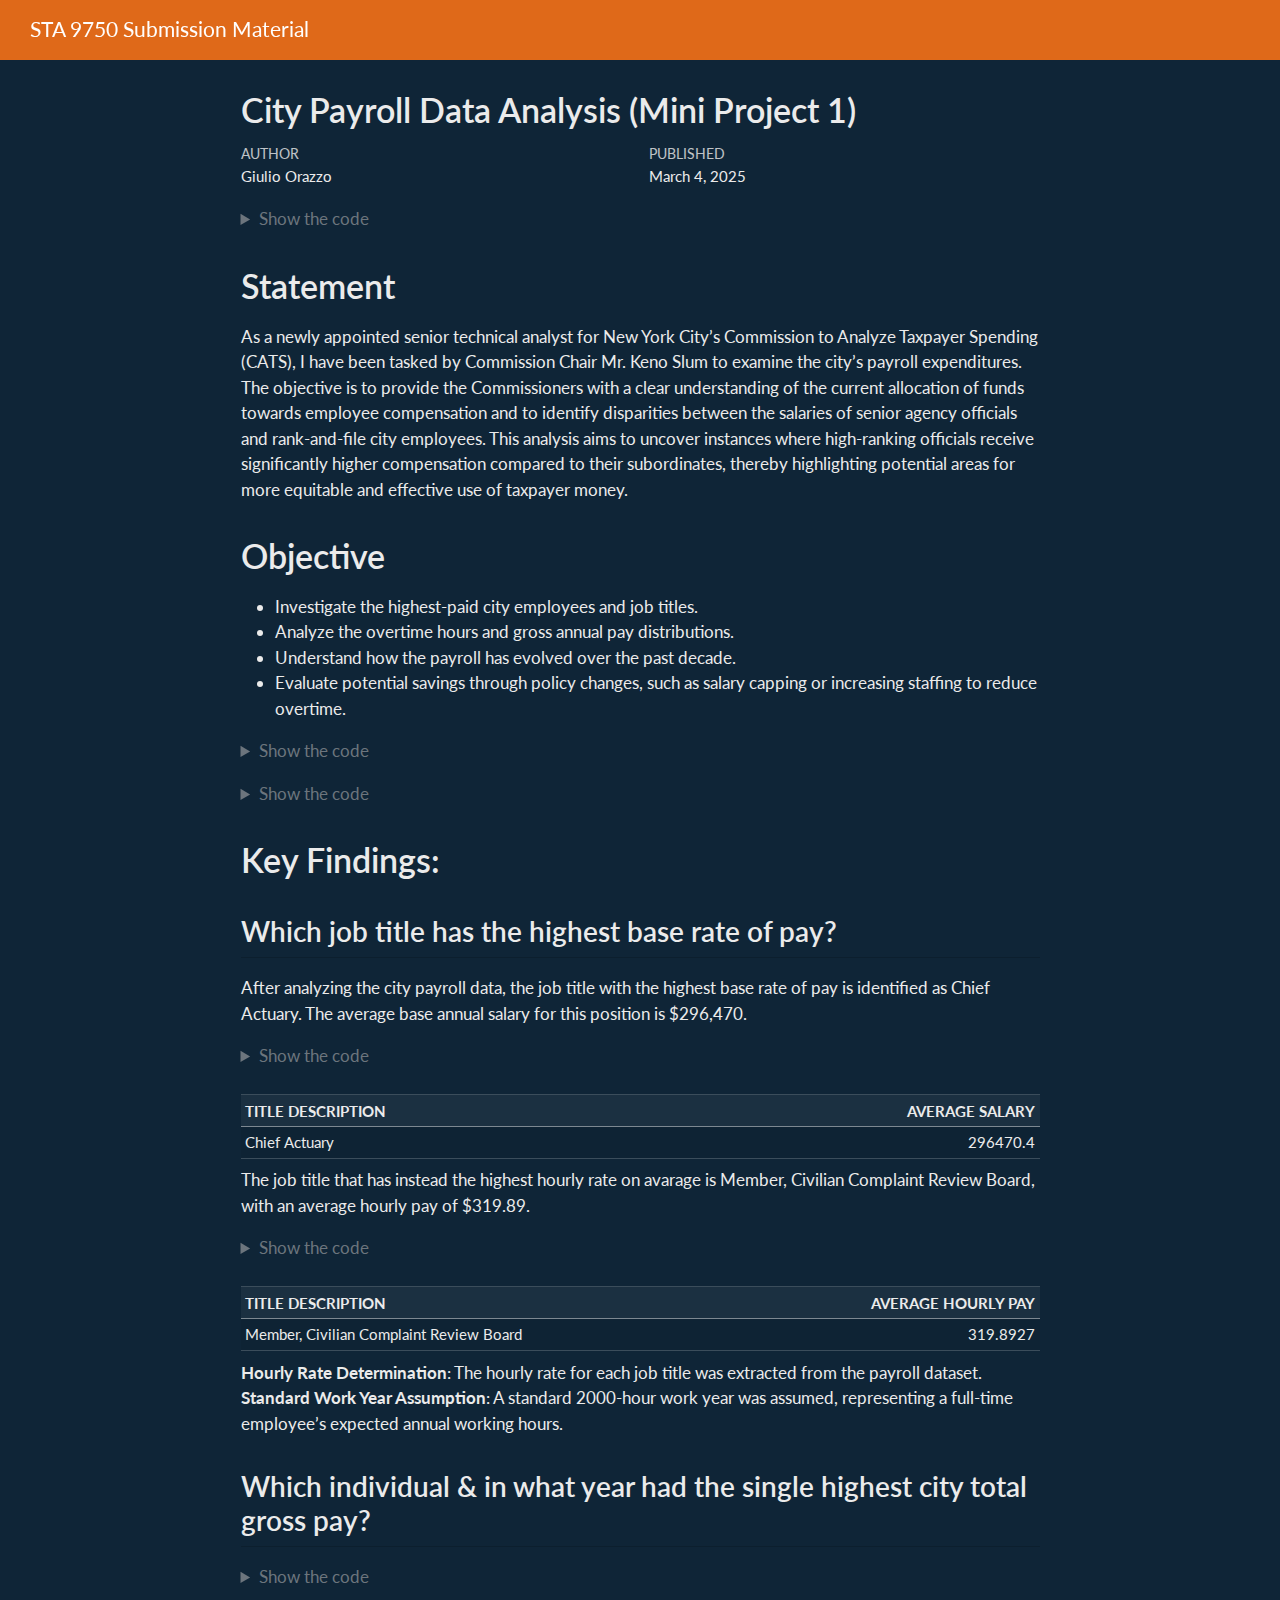
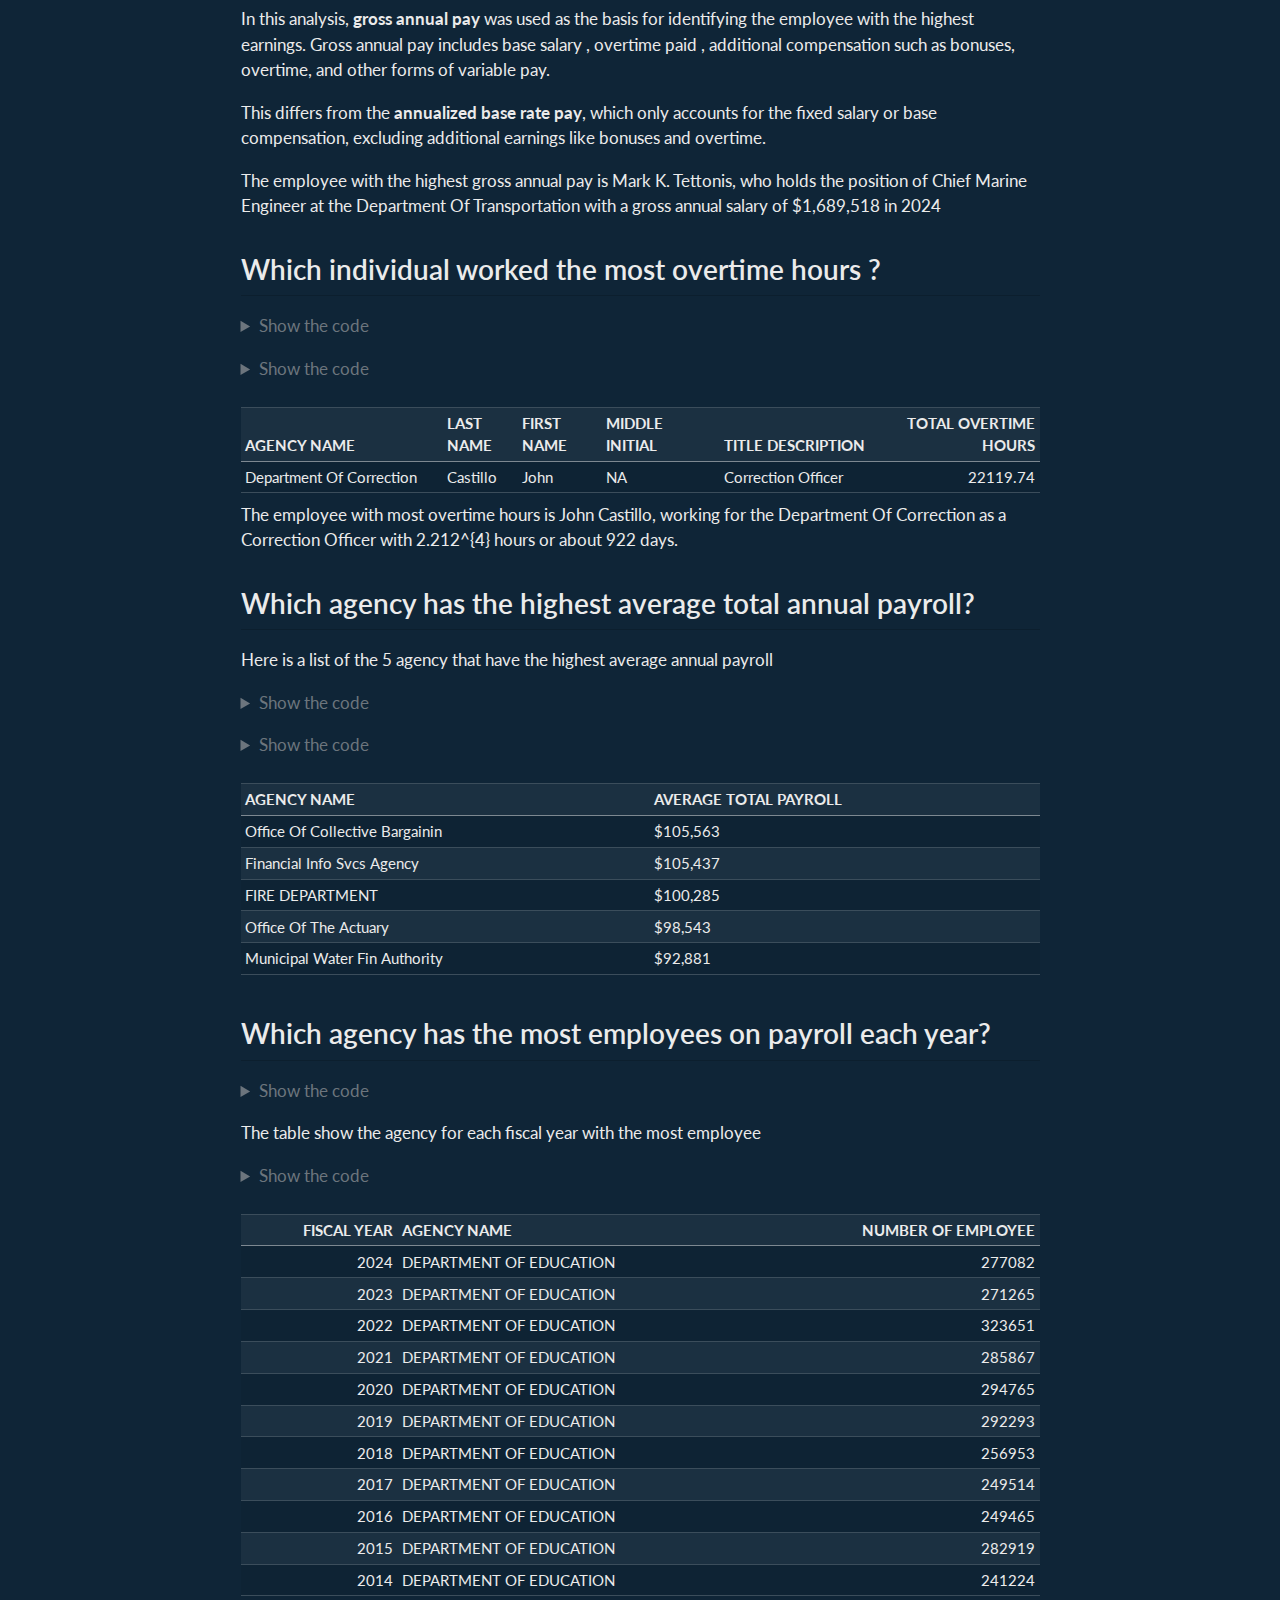
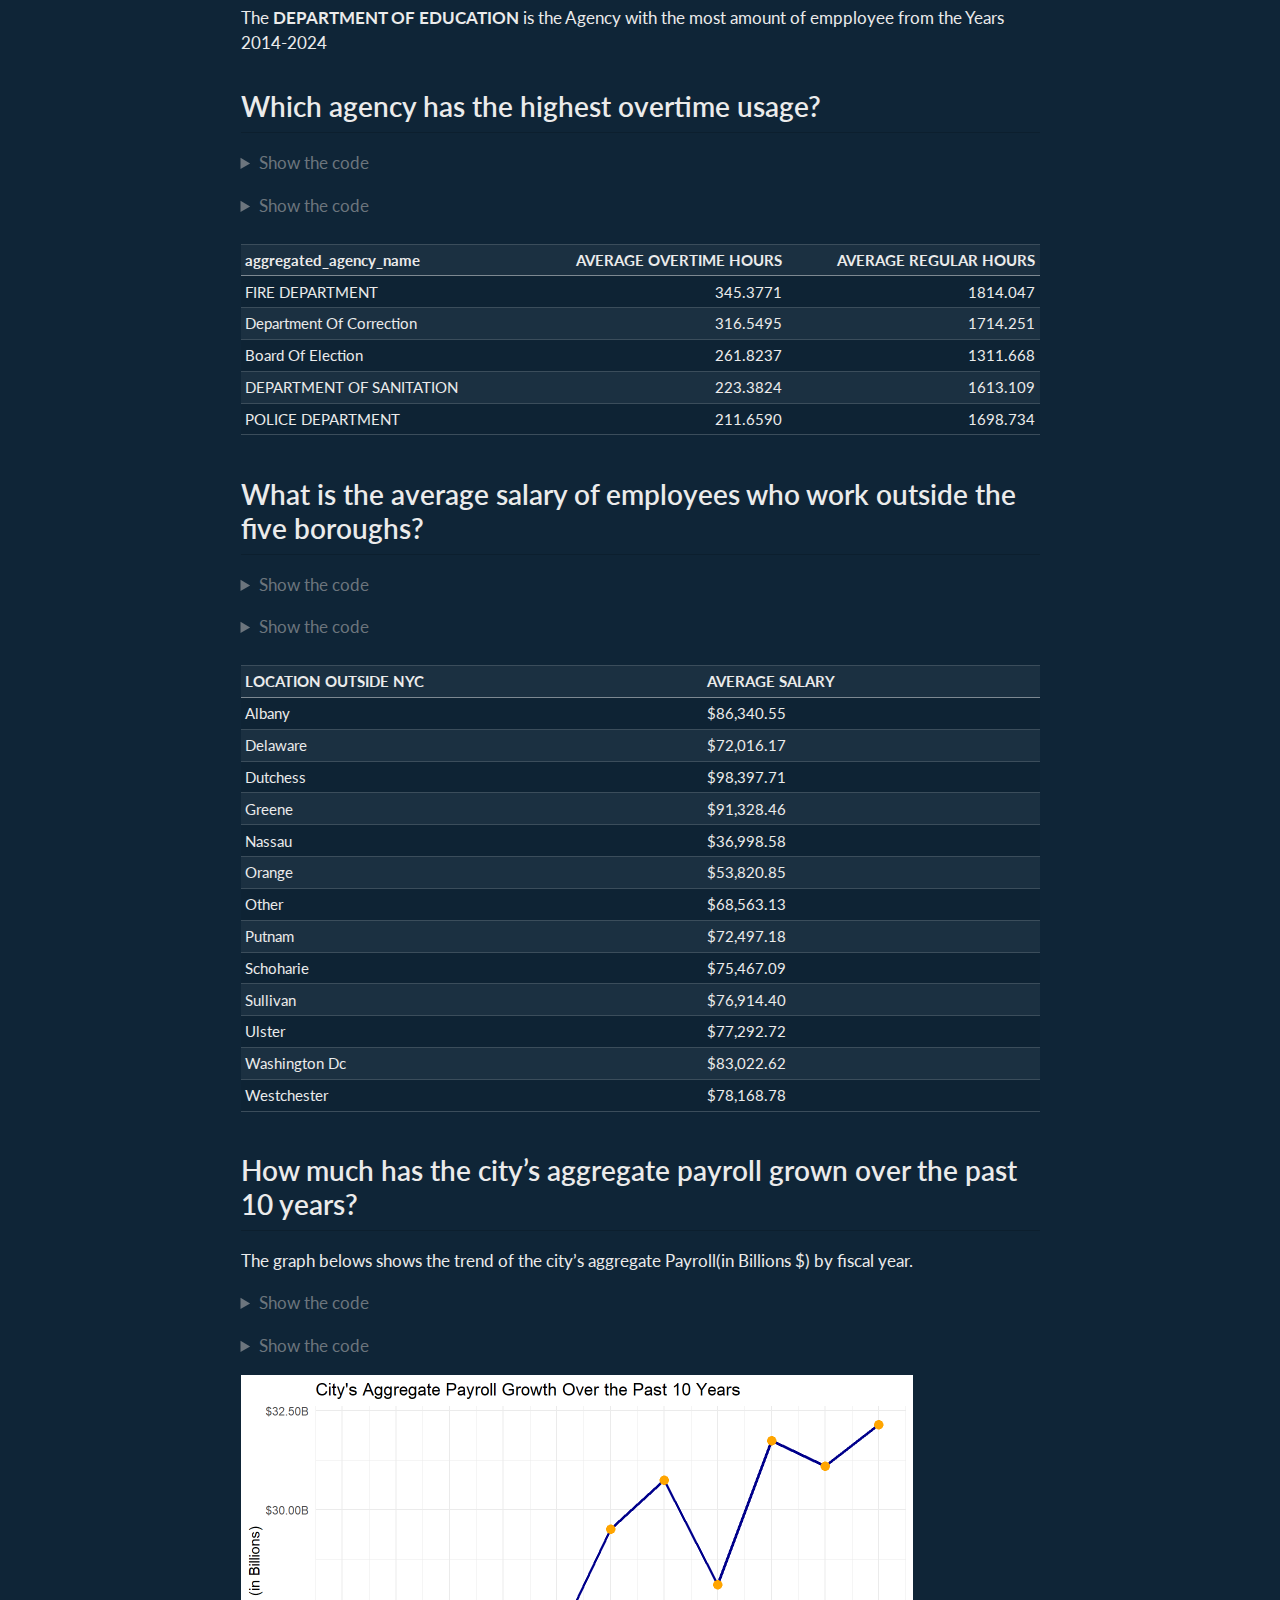
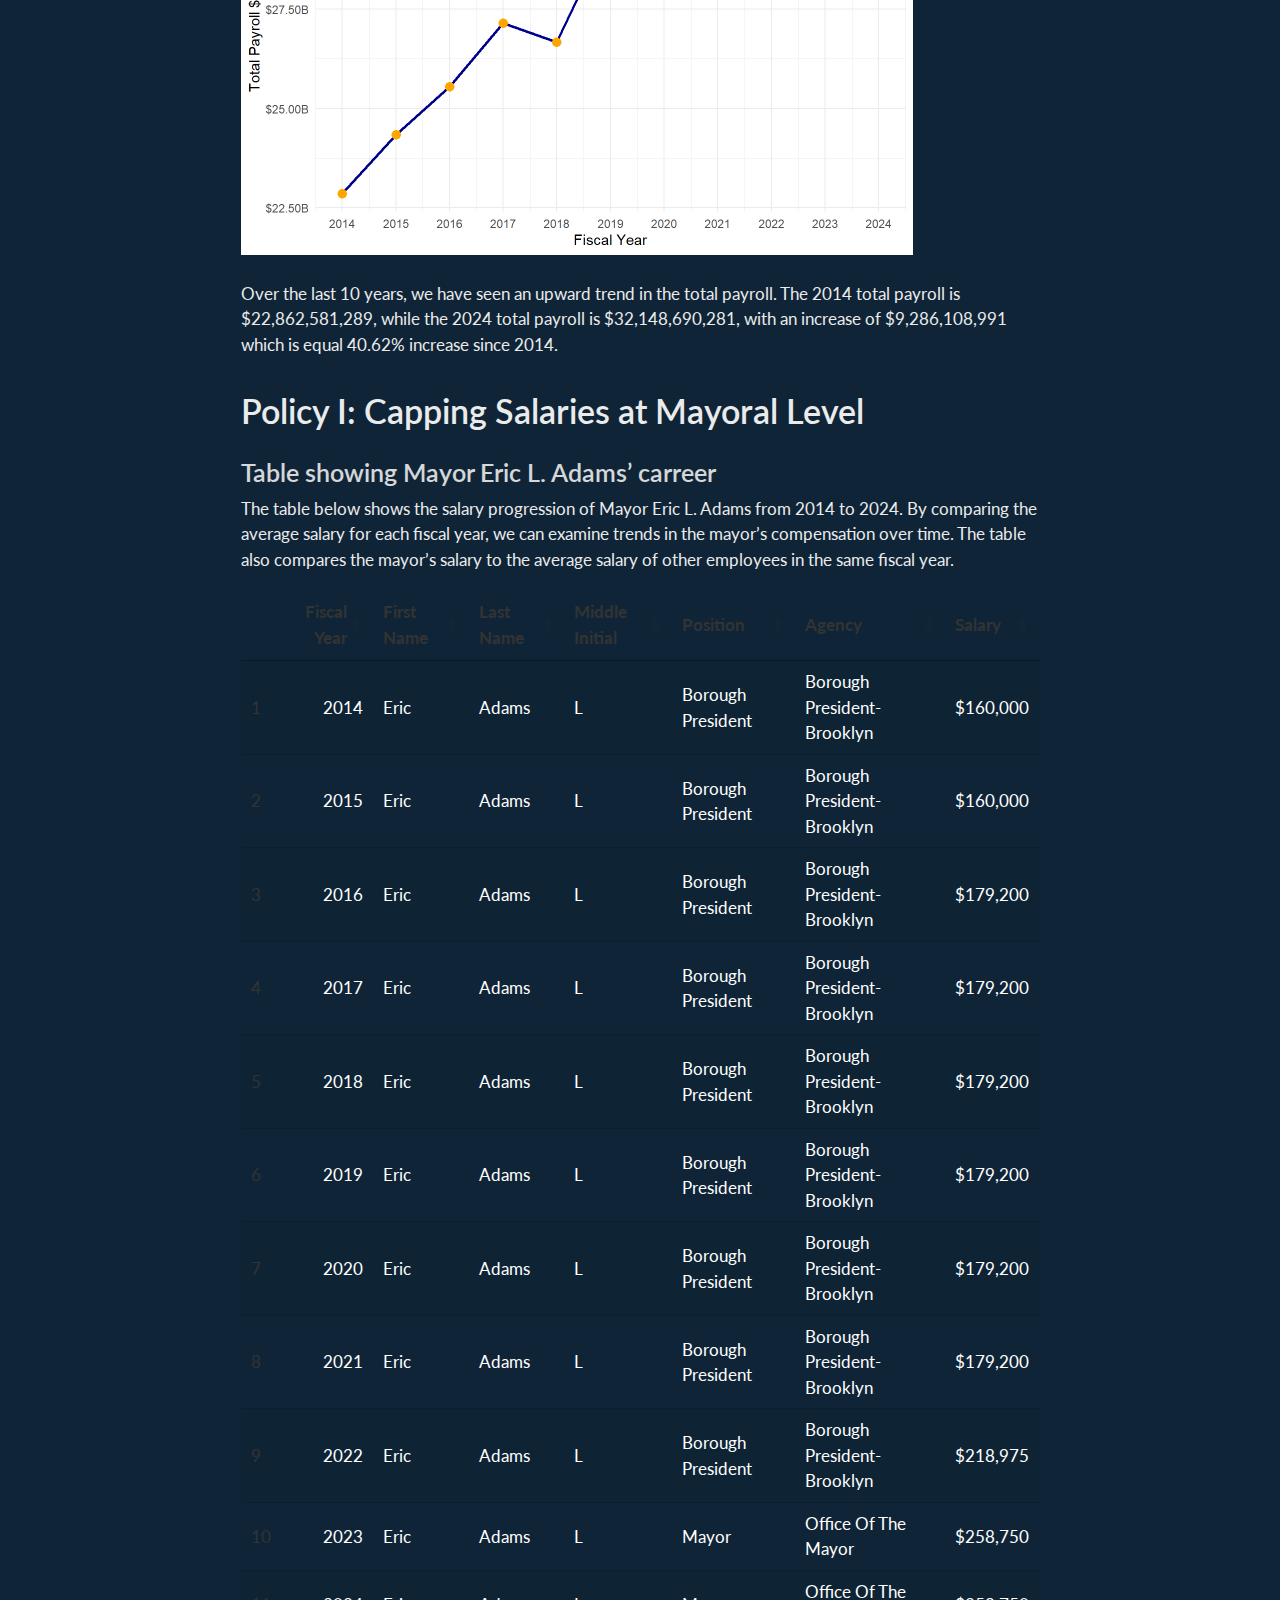
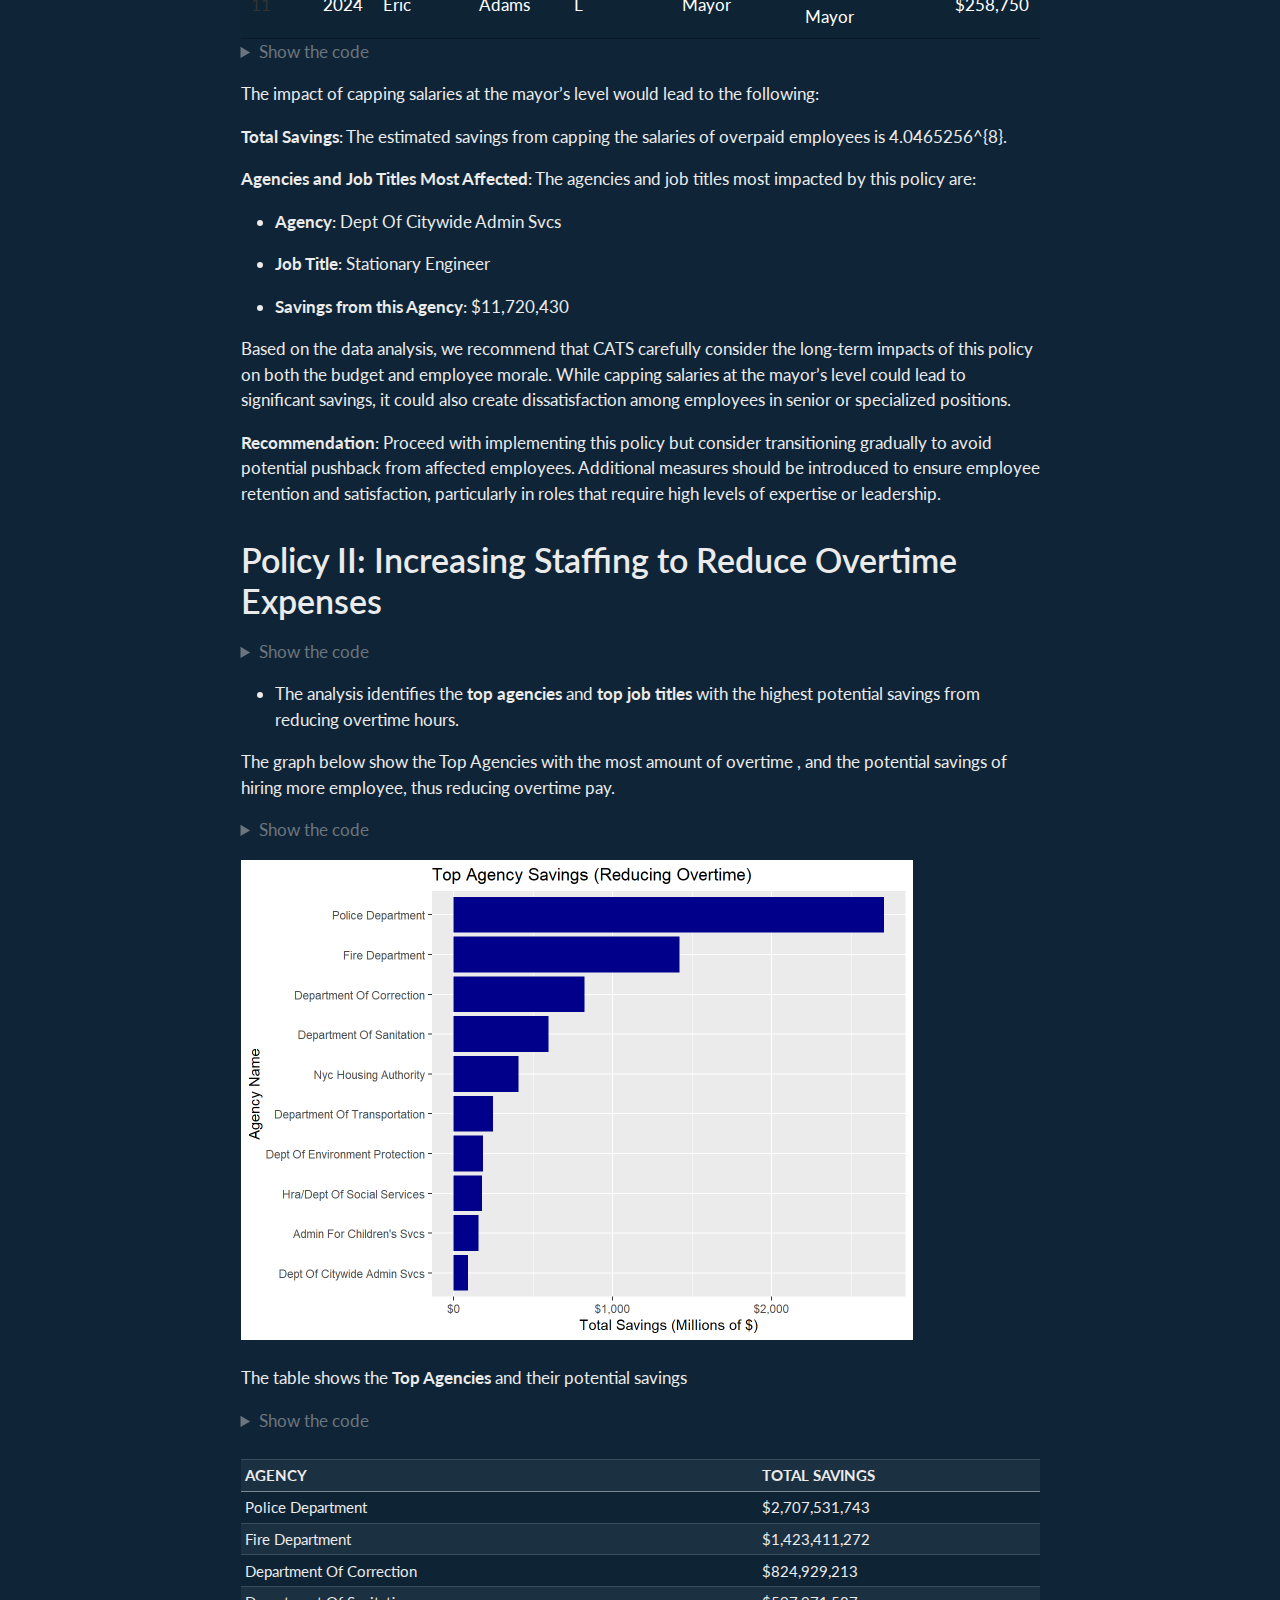
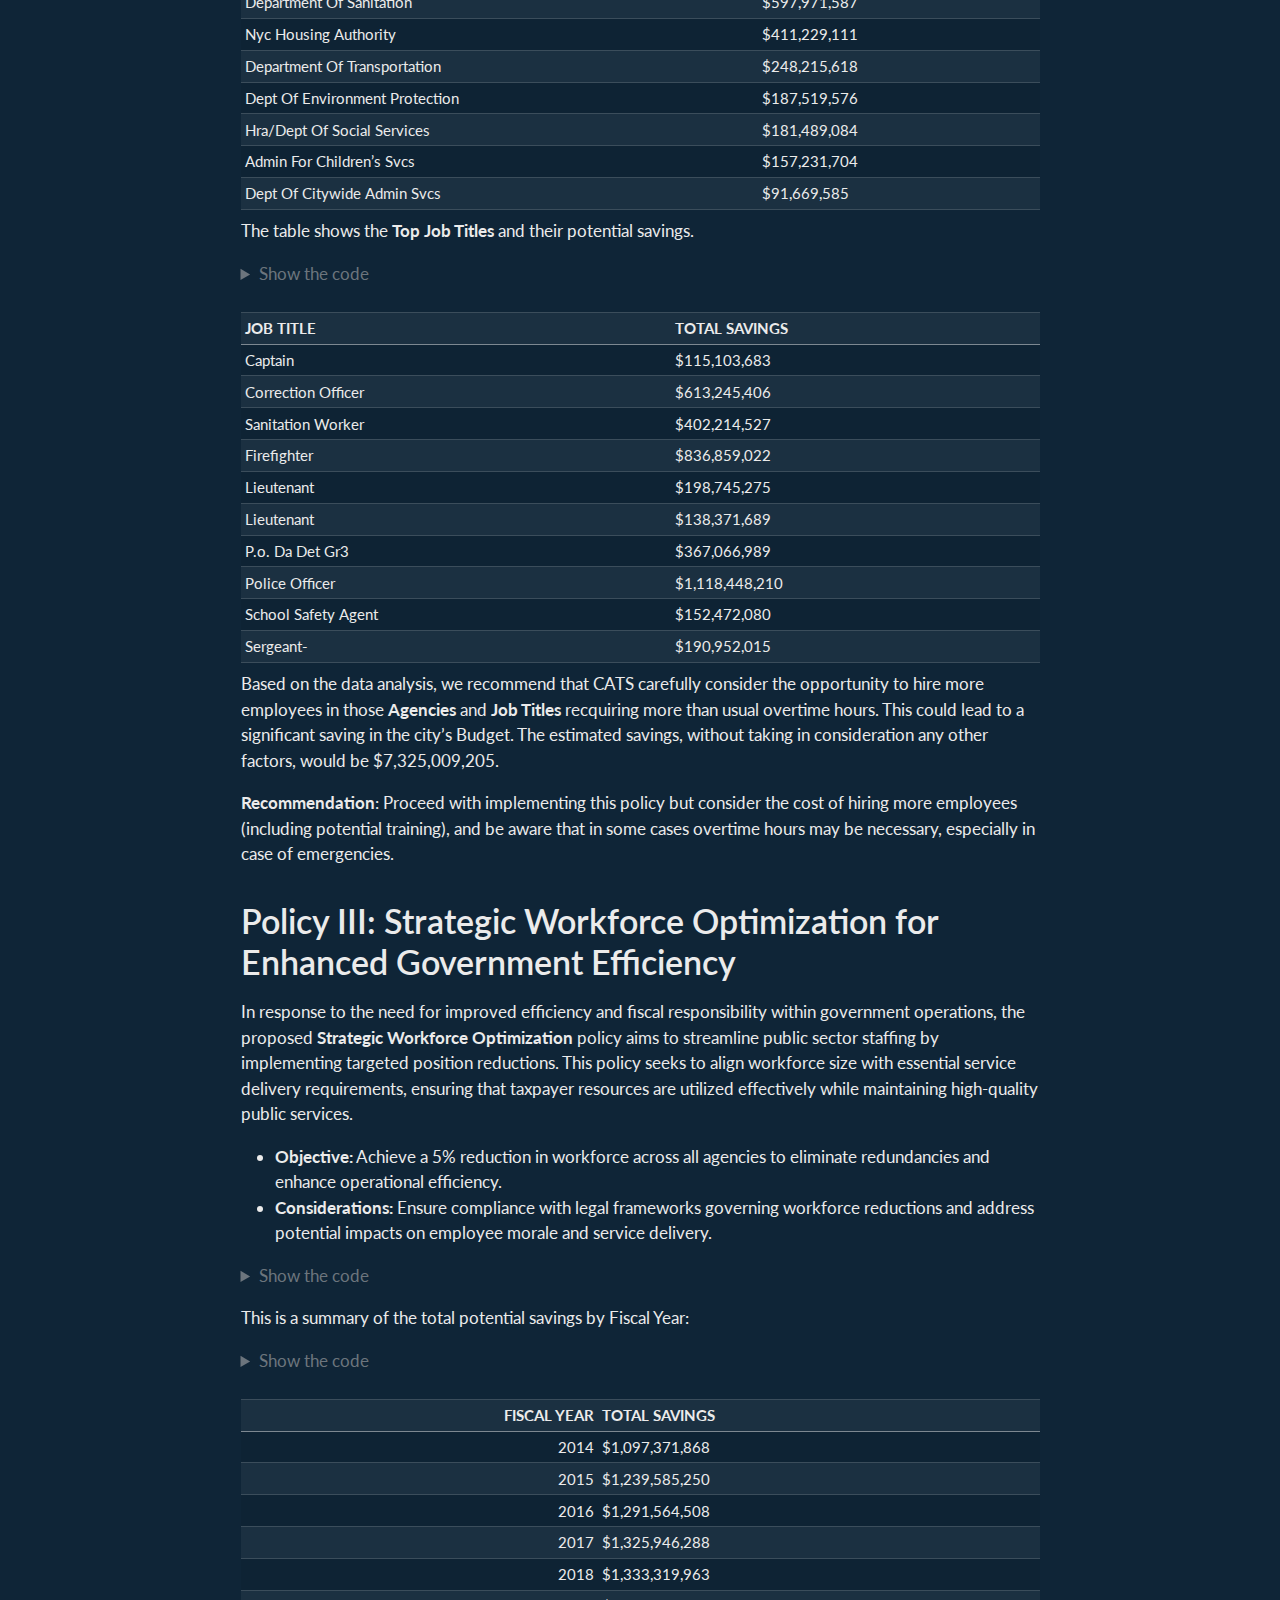
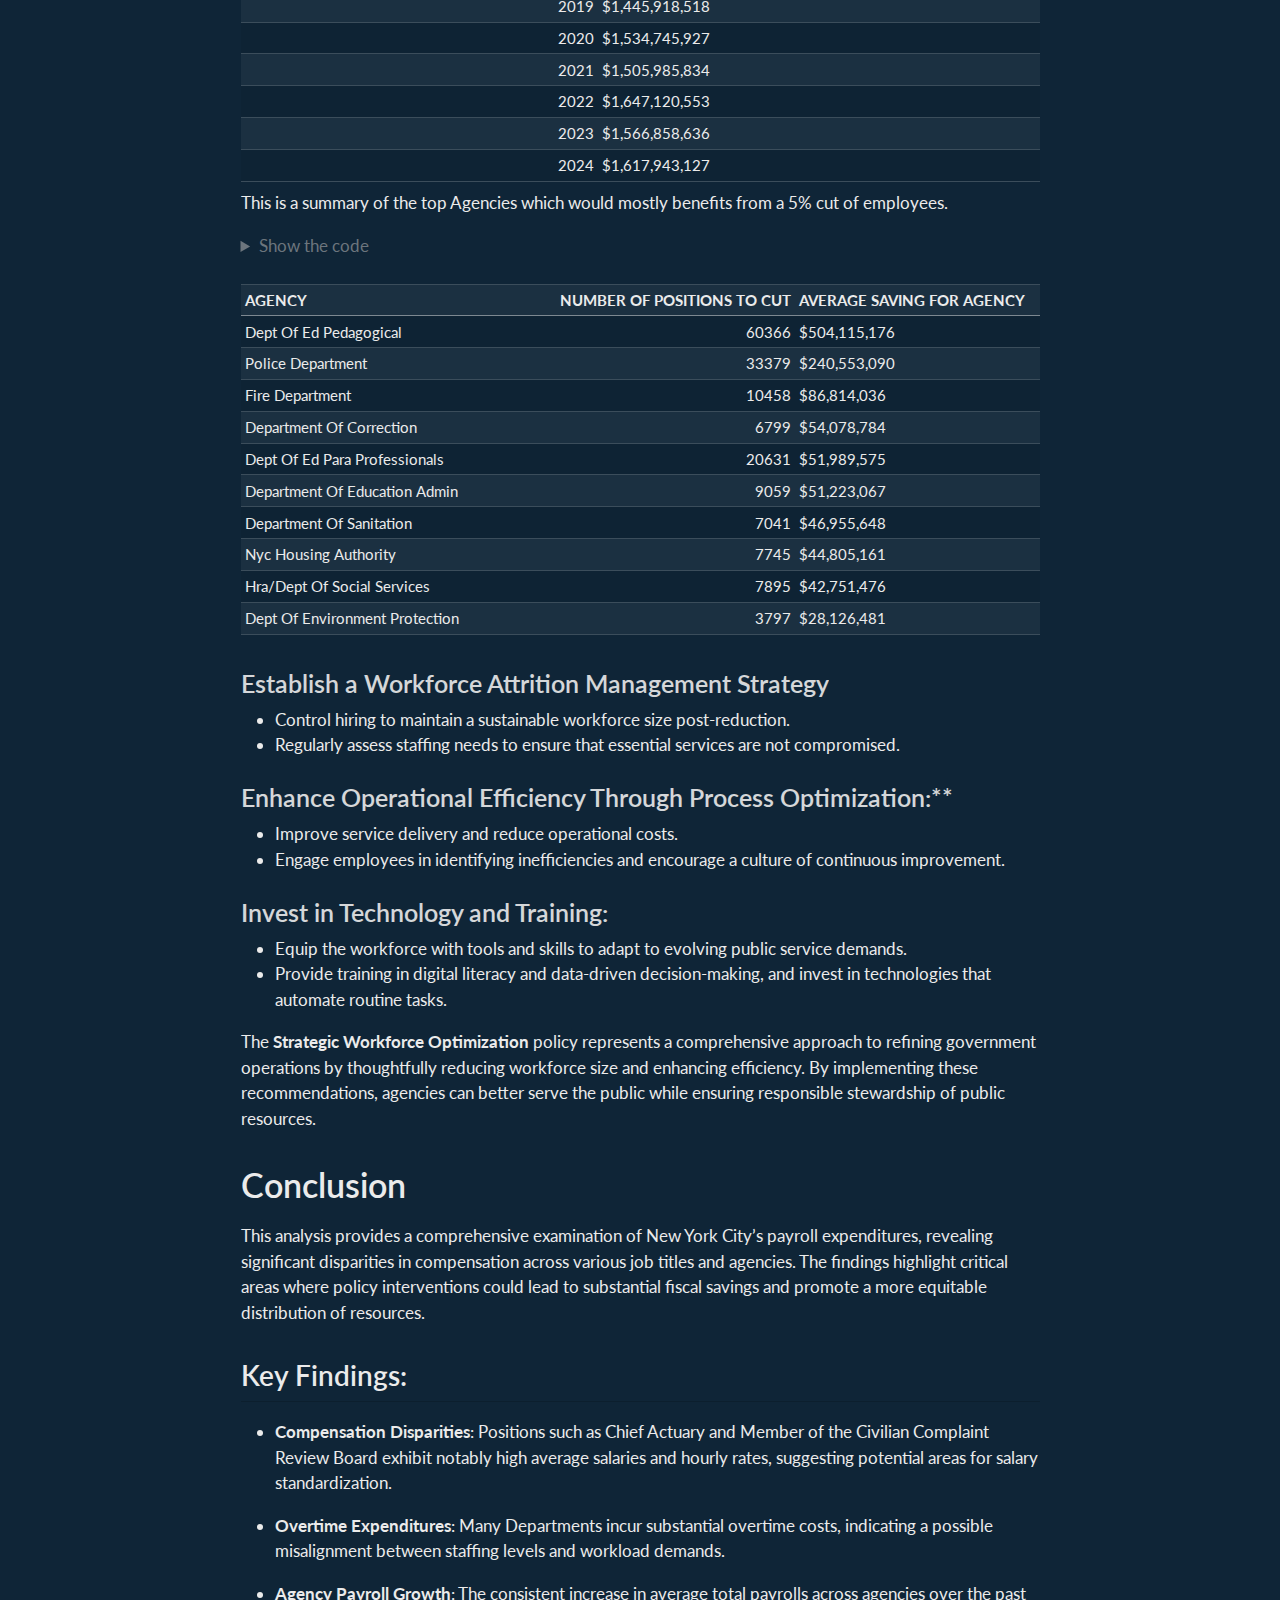
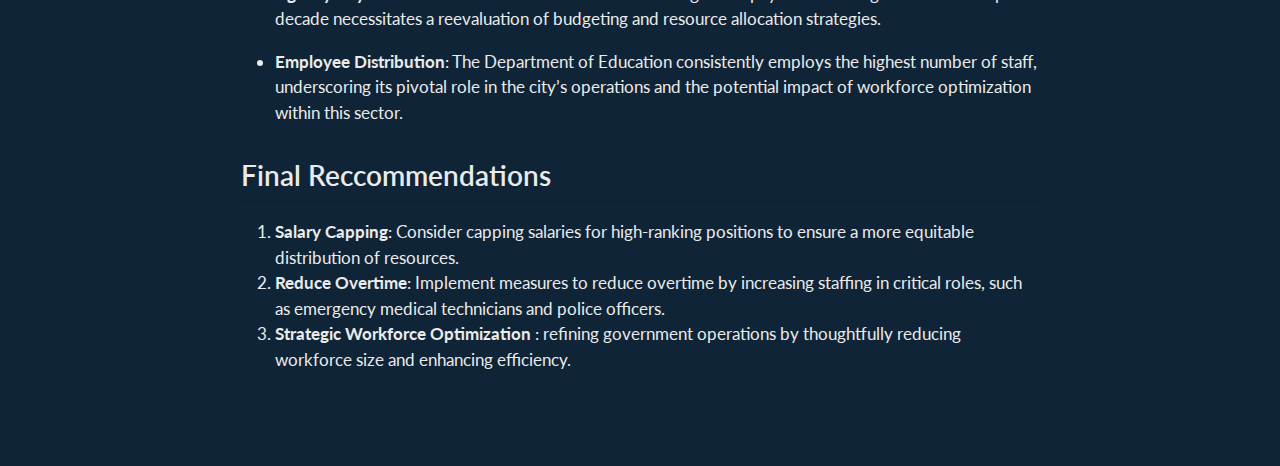
<file: docs/mp01.html>
<!DOCTYPE html>
<html xmlns="http://www.w3.org/1999/xhtml" lang="en" xml:lang="en"><head>

<meta charset="utf-8">
<meta name="generator" content="quarto-1.6.40">

<meta name="viewport" content="width=device-width, initial-scale=1.0, user-scalable=yes">

<meta name="author" content="Giulio Orazzo">
<meta name="dcterms.date" content="2025-03-04">

<title>City Payroll Data Analysis (Mini Project 1) – STA 9750 Submission Material</title>
<style>
code{white-space: pre-wrap;}
span.smallcaps{font-variant: small-caps;}
div.columns{display: flex; gap: min(4vw, 1.5em);}
div.column{flex: auto; overflow-x: auto;}
div.hanging-indent{margin-left: 1.5em; text-indent: -1.5em;}
ul.task-list{list-style: none;}
ul.task-list li input[type="checkbox"] {
  width: 0.8em;
  margin: 0 0.8em 0.2em -1em; /* quarto-specific, see https://github.com/quarto-dev/quarto-cli/issues/4556 */ 
  vertical-align: middle;
}
/* CSS for syntax highlighting */
pre > code.sourceCode { white-space: pre; position: relative; }
pre > code.sourceCode > span { line-height: 1.25; }
pre > code.sourceCode > span:empty { height: 1.2em; }
.sourceCode { overflow: visible; }
code.sourceCode > span { color: inherit; text-decoration: inherit; }
div.sourceCode { margin: 1em 0; }
pre.sourceCode { margin: 0; }
@media screen {
div.sourceCode { overflow: auto; }
}
@media print {
pre > code.sourceCode { white-space: pre-wrap; }
pre > code.sourceCode > span { display: inline-block; text-indent: -5em; padding-left: 5em; }
}
pre.numberSource code
  { counter-reset: source-line 0; }
pre.numberSource code > span
  { position: relative; left: -4em; counter-increment: source-line; }
pre.numberSource code > span > a:first-child::before
  { content: counter(source-line);
    position: relative; left: -1em; text-align: right; vertical-align: baseline;
    border: none; display: inline-block;
    -webkit-touch-callout: none; -webkit-user-select: none;
    -khtml-user-select: none; -moz-user-select: none;
    -ms-user-select: none; user-select: none;
    padding: 0 4px; width: 4em;
  }
pre.numberSource { margin-left: 3em;  padding-left: 4px; }
div.sourceCode
  {   }
@media screen {
pre > code.sourceCode > span > a:first-child::before { text-decoration: underline; }
}
</style>


<script src="site_libs/quarto-nav/quarto-nav.js"></script>
<script src="site_libs/quarto-nav/headroom.min.js"></script>
<script src="site_libs/clipboard/clipboard.min.js"></script>
<script src="site_libs/quarto-search/autocomplete.umd.js"></script>
<script src="site_libs/quarto-search/fuse.min.js"></script>
<script src="site_libs/quarto-search/quarto-search.js"></script>
<meta name="quarto:offset" content="./">
<script src="site_libs/quarto-html/quarto.js"></script>
<script src="site_libs/quarto-html/popper.min.js"></script>
<script src="site_libs/quarto-html/tippy.umd.min.js"></script>
<script src="site_libs/quarto-html/anchor.min.js"></script>
<link href="site_libs/quarto-html/tippy.css" rel="stylesheet">
<link href="site_libs/quarto-html/quarto-syntax-highlighting-dark-8ea72dc5fed832574809a9c94082fbbb.css" rel="stylesheet" id="quarto-text-highlighting-styles">
<script src="site_libs/bootstrap/bootstrap.min.js"></script>
<link href="site_libs/bootstrap/bootstrap-icons.css" rel="stylesheet">
<link href="site_libs/bootstrap/bootstrap-4418bf51ef03b784a8a869d6bbfa3ff6.min.css" rel="stylesheet" append-hash="true" id="quarto-bootstrap" data-mode="dark">
<script id="quarto-search-options" type="application/json">{
  "location": "navbar",
  "copy-button": false,
  "collapse-after": 3,
  "panel-placement": "end",
  "type": "overlay",
  "limit": 50,
  "keyboard-shortcut": [
    "f",
    "/",
    "s"
  ],
  "show-item-context": false,
  "language": {
    "search-no-results-text": "No results",
    "search-matching-documents-text": "matching documents",
    "search-copy-link-title": "Copy link to search",
    "search-hide-matches-text": "Hide additional matches",
    "search-more-match-text": "more match in this document",
    "search-more-matches-text": "more matches in this document",
    "search-clear-button-title": "Clear",
    "search-text-placeholder": "",
    "search-detached-cancel-button-title": "Cancel",
    "search-submit-button-title": "Submit",
    "search-label": "Search"
  }
}</script>
<link href="site_libs/htmltools-fill-0.5.8.1/fill.css" rel="stylesheet">

<script src="site_libs/htmlwidgets-1.6.4/htmlwidgets.js"></script>

<link href="site_libs/datatables-css-0.0.0/datatables-crosstalk.css" rel="stylesheet">

<script src="site_libs/datatables-binding-0.33/datatables.js"></script>

<script src="site_libs/jquery-3.6.0/jquery-3.6.0.min.js"></script>

<link href="site_libs/dt-core-1.13.6/css/jquery.dataTables.min.css" rel="stylesheet">

<link href="site_libs/dt-core-1.13.6/css/jquery.dataTables.extra.css" rel="stylesheet">

<script src="site_libs/dt-core-1.13.6/js/jquery.dataTables.min.js"></script>

<link href="site_libs/crosstalk-1.2.1/css/crosstalk.min.css" rel="stylesheet">

<script src="site_libs/crosstalk-1.2.1/js/crosstalk.min.js"></script>



</head>

<body class="nav-fixed fullcontent">

<div id="quarto-search-results"></div>
  <header id="quarto-header" class="headroom fixed-top">
    <nav class="navbar navbar-expand-lg " data-bs-theme="dark">
      <div class="navbar-container container-fluid">
      <div class="navbar-brand-container mx-auto">
    <a class="navbar-brand" href="./index.html">
    <span class="navbar-title">STA 9750 Submission Material</span>
    </a>
  </div>
        <div class="quarto-navbar-tools tools-end">
</div>
      </div> <!-- /container-fluid -->
    </nav>
</header>
<!-- content -->
<div id="quarto-content" class="quarto-container page-columns page-rows-contents page-layout-article page-navbar">
<!-- sidebar -->
<!-- margin-sidebar -->
    
<!-- main -->
<main class="content" id="quarto-document-content">

<header id="title-block-header" class="quarto-title-block default">
<div class="quarto-title">
<h1 class="title">City Payroll Data Analysis (Mini Project 1)</h1>
</div>



<div class="quarto-title-meta">

    <div>
    <div class="quarto-title-meta-heading">Author</div>
    <div class="quarto-title-meta-contents">
             <p>Giulio Orazzo </p>
          </div>
  </div>
    
    <div>
    <div class="quarto-title-meta-heading">Published</div>
    <div class="quarto-title-meta-contents">
      <p class="date">March 4, 2025</p>
    </div>
  </div>
  
    
  </div>
  


</header>


<div class="cell">
<details class="code-fold">
<summary>Show the code</summary>
<div class="sourceCode cell-code" id="cb1"><pre class="sourceCode r code-with-copy"><code class="sourceCode r"><span id="cb1-1"><a href="#cb1-1" aria-hidden="true" tabindex="-1"></a><span class="fu">suppressPackageStartupMessages</span>({</span>
<span id="cb1-2"><a href="#cb1-2" aria-hidden="true" tabindex="-1"></a>  <span class="fu">library</span>(dplyr)</span>
<span id="cb1-3"><a href="#cb1-3" aria-hidden="true" tabindex="-1"></a>  <span class="fu">library</span>(readr)</span>
<span id="cb1-4"><a href="#cb1-4" aria-hidden="true" tabindex="-1"></a>  <span class="fu">library</span>(stringr)</span>
<span id="cb1-5"><a href="#cb1-5" aria-hidden="true" tabindex="-1"></a>  <span class="fu">library</span>(scales)</span>
<span id="cb1-6"><a href="#cb1-6" aria-hidden="true" tabindex="-1"></a>  <span class="fu">library</span>(ggplot2)</span>
<span id="cb1-7"><a href="#cb1-7" aria-hidden="true" tabindex="-1"></a>  <span class="fu">library</span>(knitr)</span>
<span id="cb1-8"><a href="#cb1-8" aria-hidden="true" tabindex="-1"></a>  <span class="fu">library</span>(DT)</span>
<span id="cb1-9"><a href="#cb1-9" aria-hidden="true" tabindex="-1"></a>})</span>
<span id="cb1-10"><a href="#cb1-10" aria-hidden="true" tabindex="-1"></a><span class="cf">if</span>(<span class="sc">!</span><span class="fu">file.exists</span>(<span class="st">"data/mp01/nyc_payroll_export.csv"</span>)){</span>
<span id="cb1-11"><a href="#cb1-11" aria-hidden="true" tabindex="-1"></a>  <span class="fu">dir.create</span>(<span class="st">"data/mp01"</span>, <span class="at">showWarnings=</span><span class="cn">FALSE</span>, <span class="at">recursive=</span><span class="cn">TRUE</span>)</span>
<span id="cb1-12"><a href="#cb1-12" aria-hidden="true" tabindex="-1"></a>  </span>
<span id="cb1-13"><a href="#cb1-13" aria-hidden="true" tabindex="-1"></a>  ENDPOINT <span class="ot">&lt;-</span> <span class="st">"https://data.cityofnewyork.us/resource/k397-673e.json"</span></span>
<span id="cb1-14"><a href="#cb1-14" aria-hidden="true" tabindex="-1"></a>  </span>
<span id="cb1-15"><a href="#cb1-15" aria-hidden="true" tabindex="-1"></a>  <span class="cf">if</span>(<span class="sc">!</span><span class="fu">require</span>(<span class="st">"httr2"</span>)) <span class="fu">install.packages</span>(<span class="st">"httr2"</span>)</span>
<span id="cb1-16"><a href="#cb1-16" aria-hidden="true" tabindex="-1"></a>  <span class="fu">library</span>(httr2)</span>
<span id="cb1-17"><a href="#cb1-17" aria-hidden="true" tabindex="-1"></a>  </span>
<span id="cb1-18"><a href="#cb1-18" aria-hidden="true" tabindex="-1"></a>  <span class="cf">if</span>(<span class="sc">!</span><span class="fu">require</span>(<span class="st">"jsonlite"</span>)) <span class="fu">install.packages</span>(<span class="st">"jsonlite"</span>)</span>
<span id="cb1-19"><a href="#cb1-19" aria-hidden="true" tabindex="-1"></a>  <span class="fu">library</span>(jsonlite)</span>
<span id="cb1-20"><a href="#cb1-20" aria-hidden="true" tabindex="-1"></a>  </span>
<span id="cb1-21"><a href="#cb1-21" aria-hidden="true" tabindex="-1"></a>  <span class="cf">if</span>(<span class="sc">!</span><span class="fu">require</span>(<span class="st">"dplyr"</span>)) <span class="fu">install.packages</span>(<span class="st">"dplyr"</span>)</span>
<span id="cb1-22"><a href="#cb1-22" aria-hidden="true" tabindex="-1"></a>  <span class="fu">library</span>(dplyr)</span>
<span id="cb1-23"><a href="#cb1-23" aria-hidden="true" tabindex="-1"></a>  </span>
<span id="cb1-24"><a href="#cb1-24" aria-hidden="true" tabindex="-1"></a>  <span class="cf">if</span>(<span class="sc">!</span><span class="fu">require</span>(<span class="st">"readr"</span>)) <span class="fu">install.packages</span>(<span class="st">"readr"</span>)</span>
<span id="cb1-25"><a href="#cb1-25" aria-hidden="true" tabindex="-1"></a>  <span class="fu">library</span>(readr)</span>
<span id="cb1-26"><a href="#cb1-26" aria-hidden="true" tabindex="-1"></a>  </span>
<span id="cb1-27"><a href="#cb1-27" aria-hidden="true" tabindex="-1"></a>  <span class="cf">if</span> (<span class="sc">!</span><span class="fu">require</span>(<span class="st">"scales"</span>)) <span class="fu">install.packages</span>(<span class="st">"scales"</span>)</span>
<span id="cb1-28"><a href="#cb1-28" aria-hidden="true" tabindex="-1"></a>  <span class="fu">library</span>(scales)</span>
<span id="cb1-29"><a href="#cb1-29" aria-hidden="true" tabindex="-1"></a>  </span>
<span id="cb1-30"><a href="#cb1-30" aria-hidden="true" tabindex="-1"></a>  <span class="cf">if</span> (<span class="sc">!</span><span class="fu">require</span>(<span class="st">"ggplot2"</span>)) <span class="fu">install.packages</span>(<span class="st">"ggplot2"</span>)</span>
<span id="cb1-31"><a href="#cb1-31" aria-hidden="true" tabindex="-1"></a>  <span class="fu">library</span>(ggplot2)</span>
<span id="cb1-32"><a href="#cb1-32" aria-hidden="true" tabindex="-1"></a>  </span>
<span id="cb1-33"><a href="#cb1-33" aria-hidden="true" tabindex="-1"></a>  <span class="cf">if</span> (<span class="sc">!</span><span class="fu">require</span>(<span class="st">"knitr"</span>)) <span class="fu">install.packages</span>(<span class="st">"knitr"</span>)</span>
<span id="cb1-34"><a href="#cb1-34" aria-hidden="true" tabindex="-1"></a>  <span class="fu">library</span>(knitr)</span>
<span id="cb1-35"><a href="#cb1-35" aria-hidden="true" tabindex="-1"></a>  </span>
<span id="cb1-36"><a href="#cb1-36" aria-hidden="true" tabindex="-1"></a>  BATCH_SIZE <span class="ot">&lt;-</span> <span class="dv">50000</span></span>
<span id="cb1-37"><a href="#cb1-37" aria-hidden="true" tabindex="-1"></a>  OFFSET     <span class="ot">&lt;-</span> <span class="dv">0</span></span>
<span id="cb1-38"><a href="#cb1-38" aria-hidden="true" tabindex="-1"></a>  END_OF_EXPORT <span class="ot">&lt;-</span> <span class="cn">FALSE</span></span>
<span id="cb1-39"><a href="#cb1-39" aria-hidden="true" tabindex="-1"></a>  ALL_DATA <span class="ot">&lt;-</span> <span class="fu">list</span>()</span>
<span id="cb1-40"><a href="#cb1-40" aria-hidden="true" tabindex="-1"></a>  </span>
<span id="cb1-41"><a href="#cb1-41" aria-hidden="true" tabindex="-1"></a>  <span class="cf">while</span>(<span class="sc">!</span>END_OF_EXPORT){</span>
<span id="cb1-42"><a href="#cb1-42" aria-hidden="true" tabindex="-1"></a>    <span class="fu">cat</span>(<span class="st">"Requesting items"</span>, OFFSET, <span class="st">"to"</span>, BATCH_SIZE <span class="sc">+</span> OFFSET, <span class="st">"</span><span class="sc">\n</span><span class="st">"</span>)</span>
<span id="cb1-43"><a href="#cb1-43" aria-hidden="true" tabindex="-1"></a>    </span>
<span id="cb1-44"><a href="#cb1-44" aria-hidden="true" tabindex="-1"></a>    req <span class="ot">&lt;-</span> <span class="fu">request</span>(ENDPOINT) <span class="sc">|&gt;</span></span>
<span id="cb1-45"><a href="#cb1-45" aria-hidden="true" tabindex="-1"></a>      <span class="fu">req_url_query</span>(<span class="st">`</span><span class="at">$limit</span><span class="st">`</span>  <span class="ot">=</span> BATCH_SIZE, </span>
<span id="cb1-46"><a href="#cb1-46" aria-hidden="true" tabindex="-1"></a>                    <span class="st">`</span><span class="at">$offset</span><span class="st">`</span> <span class="ot">=</span> OFFSET)</span>
<span id="cb1-47"><a href="#cb1-47" aria-hidden="true" tabindex="-1"></a>    </span>
<span id="cb1-48"><a href="#cb1-48" aria-hidden="true" tabindex="-1"></a>    resp <span class="ot">&lt;-</span> <span class="fu">req_perform</span>(req)</span>
<span id="cb1-49"><a href="#cb1-49" aria-hidden="true" tabindex="-1"></a>    </span>
<span id="cb1-50"><a href="#cb1-50" aria-hidden="true" tabindex="-1"></a>    batch_data <span class="ot">&lt;-</span> <span class="fu">fromJSON</span>(<span class="fu">resp_body_string</span>(resp))</span>
<span id="cb1-51"><a href="#cb1-51" aria-hidden="true" tabindex="-1"></a>    </span>
<span id="cb1-52"><a href="#cb1-52" aria-hidden="true" tabindex="-1"></a>    ALL_DATA <span class="ot">&lt;-</span> <span class="fu">c</span>(ALL_DATA, <span class="fu">list</span>(batch_data))</span>
<span id="cb1-53"><a href="#cb1-53" aria-hidden="true" tabindex="-1"></a>    </span>
<span id="cb1-54"><a href="#cb1-54" aria-hidden="true" tabindex="-1"></a>    <span class="cf">if</span>(<span class="fu">NROW</span>(batch_data) <span class="sc">!=</span> BATCH_SIZE){</span>
<span id="cb1-55"><a href="#cb1-55" aria-hidden="true" tabindex="-1"></a>      END_OF_EXPORT <span class="ot">&lt;-</span> <span class="cn">TRUE</span></span>
<span id="cb1-56"><a href="#cb1-56" aria-hidden="true" tabindex="-1"></a>      </span>
<span id="cb1-57"><a href="#cb1-57" aria-hidden="true" tabindex="-1"></a>      <span class="fu">cat</span>(<span class="st">"End of Data Export Reached</span><span class="sc">\n</span><span class="st">"</span>)</span>
<span id="cb1-58"><a href="#cb1-58" aria-hidden="true" tabindex="-1"></a>    } <span class="cf">else</span> {</span>
<span id="cb1-59"><a href="#cb1-59" aria-hidden="true" tabindex="-1"></a>      OFFSET <span class="ot">&lt;-</span> OFFSET <span class="sc">+</span> BATCH_SIZE</span>
<span id="cb1-60"><a href="#cb1-60" aria-hidden="true" tabindex="-1"></a>    }</span>
<span id="cb1-61"><a href="#cb1-61" aria-hidden="true" tabindex="-1"></a>  }</span>
<span id="cb1-62"><a href="#cb1-62" aria-hidden="true" tabindex="-1"></a>  </span>
<span id="cb1-63"><a href="#cb1-63" aria-hidden="true" tabindex="-1"></a>  ALL_DATA <span class="ot">&lt;-</span> <span class="fu">bind_rows</span>(ALL_DATA)</span>
<span id="cb1-64"><a href="#cb1-64" aria-hidden="true" tabindex="-1"></a>  </span>
<span id="cb1-65"><a href="#cb1-65" aria-hidden="true" tabindex="-1"></a>  <span class="fu">cat</span>(<span class="st">"Data export complete:"</span>, <span class="fu">NROW</span>(ALL_DATA), <span class="st">"rows and"</span>, <span class="fu">NCOL</span>(ALL_DATA), <span class="st">"columns."</span>)</span>
<span id="cb1-66"><a href="#cb1-66" aria-hidden="true" tabindex="-1"></a>  </span>
<span id="cb1-67"><a href="#cb1-67" aria-hidden="true" tabindex="-1"></a>  <span class="fu">write_csv</span>(ALL_DATA, <span class="st">"data/mp01/nyc_payroll_export.csv"</span>)</span>
<span id="cb1-68"><a href="#cb1-68" aria-hidden="true" tabindex="-1"></a>}</span>
<span id="cb1-69"><a href="#cb1-69" aria-hidden="true" tabindex="-1"></a>data <span class="ot">&lt;-</span> <span class="fu">read_csv</span>(<span class="st">"C:/Users/orazz/OneDrive/Documents/STA9750-2025-SPRING/data/mp01/nyc_payroll_export.csv"</span>)</span>
<span id="cb1-70"><a href="#cb1-70" aria-hidden="true" tabindex="-1"></a></span>
<span id="cb1-71"><a href="#cb1-71" aria-hidden="true" tabindex="-1"></a>data <span class="ot">&lt;-</span> data <span class="sc">|&gt;</span></span>
<span id="cb1-72"><a href="#cb1-72" aria-hidden="true" tabindex="-1"></a>  <span class="fu">mutate</span>(<span class="at">agency_name =</span> <span class="fu">str_to_title</span>(agency_name),</span>
<span id="cb1-73"><a href="#cb1-73" aria-hidden="true" tabindex="-1"></a>         <span class="at">last_name =</span> <span class="fu">str_to_title</span>(last_name),</span>
<span id="cb1-74"><a href="#cb1-74" aria-hidden="true" tabindex="-1"></a>         <span class="at">first_name =</span> <span class="fu">str_to_title</span>(first_name),</span>
<span id="cb1-75"><a href="#cb1-75" aria-hidden="true" tabindex="-1"></a>         <span class="at">work_location_borough =</span> <span class="fu">str_to_title</span>(work_location_borough),</span>
<span id="cb1-76"><a href="#cb1-76" aria-hidden="true" tabindex="-1"></a>         <span class="at">title_description =</span> <span class="fu">str_to_title</span>(title_description),</span>
<span id="cb1-77"><a href="#cb1-77" aria-hidden="true" tabindex="-1"></a>         <span class="at">leave_status_as_of_june_30 =</span> <span class="fu">str_to_title</span>(leave_status_as_of_june_30)</span>
<span id="cb1-78"><a href="#cb1-78" aria-hidden="true" tabindex="-1"></a>  )</span>
<span id="cb1-79"><a href="#cb1-79" aria-hidden="true" tabindex="-1"></a><span class="co">#create unique key identifier</span></span>
<span id="cb1-80"><a href="#cb1-80" aria-hidden="true" tabindex="-1"></a>data<span class="ot">&lt;-</span> data<span class="sc">|&gt;</span></span>
<span id="cb1-81"><a href="#cb1-81" aria-hidden="true" tabindex="-1"></a>  <span class="fu">mutate</span>(<span class="at">primary_key =</span><span class="fu">paste</span>(first_name,</span>
<span id="cb1-82"><a href="#cb1-82" aria-hidden="true" tabindex="-1"></a>                            <span class="fu">coalesce</span>(mid_init, <span class="st">""</span>),</span>
<span id="cb1-83"><a href="#cb1-83" aria-hidden="true" tabindex="-1"></a>                            last_name)</span>
<span id="cb1-84"><a href="#cb1-84" aria-hidden="true" tabindex="-1"></a>         )</span>
<span id="cb1-85"><a href="#cb1-85" aria-hidden="true" tabindex="-1"></a><span class="co"># switch Custodian Engineer from hourly to salary</span></span>
<span id="cb1-86"><a href="#cb1-86" aria-hidden="true" tabindex="-1"></a>data<span class="ot">&lt;-</span> data<span class="sc">|&gt;</span></span>
<span id="cb1-87"><a href="#cb1-87" aria-hidden="true" tabindex="-1"></a>  <span class="fu">mutate</span>(<span class="at">pay_basis =</span> <span class="fu">if_else</span>(title_description <span class="sc">==</span> <span class="st">"Custodian Engineer"</span> <span class="sc">&amp;</span> pay_basis <span class="sc">==</span> <span class="st">"per Hour"</span>, <span class="st">"per Annum"</span>, pay_basis))</span>
<span id="cb1-88"><a href="#cb1-88" aria-hidden="true" tabindex="-1"></a></span>
<span id="cb1-89"><a href="#cb1-89" aria-hidden="true" tabindex="-1"></a>data <span class="ot">&lt;-</span> data<span class="sc">|&gt;</span></span>
<span id="cb1-90"><a href="#cb1-90" aria-hidden="true" tabindex="-1"></a>  <span class="fu">mutate</span>( <span class="at">total_pay =</span><span class="fu">case_when</span>(</span>
<span id="cb1-91"><a href="#cb1-91" aria-hidden="true" tabindex="-1"></a>    pay_basis <span class="sc">==</span> <span class="st">"per Hour"</span> <span class="sc">~</span> (regular_hours <span class="sc">*</span> base_salary ) <span class="sc">+</span> (ot_hours <span class="sc">*</span>(base_salary <span class="sc">*</span> <span class="fl">1.5</span>)),</span>
<span id="cb1-92"><a href="#cb1-92" aria-hidden="true" tabindex="-1"></a>    pay_basis <span class="sc">==</span> <span class="st">"per Day"</span> <span class="sc">~</span> (base_salary <span class="sc">*</span>(regular_hours <span class="sc">/</span> <span class="fl">7.5</span>)) <span class="sc">+</span> (ot_hours <span class="sc">*</span> (base_salary<span class="sc">/</span><span class="fl">7.5</span>)<span class="sc">*</span><span class="fl">1.5</span>),</span>
<span id="cb1-93"><a href="#cb1-93" aria-hidden="true" tabindex="-1"></a>    pay_basis <span class="sc">==</span> <span class="st">"per Annum"</span> <span class="sc">~</span> (base_salary) <span class="sc">+</span> (((base_salary )<span class="sc">/</span> <span class="dv">1950</span>) <span class="sc">*</span> ot_hours),</span>
<span id="cb1-94"><a href="#cb1-94" aria-hidden="true" tabindex="-1"></a>    pay_basis <span class="sc">==</span> <span class="st">"Prorated Annual"</span> <span class="sc">~</span> regular_gross_paid,</span>
<span id="cb1-95"><a href="#cb1-95" aria-hidden="true" tabindex="-1"></a>    <span class="cn">TRUE</span> <span class="sc">~</span> <span class="cn">NA_real_</span></span>
<span id="cb1-96"><a href="#cb1-96" aria-hidden="true" tabindex="-1"></a>  ))</span></code><button title="Copy to Clipboard" class="code-copy-button"><i class="bi"></i></button></pre></div>
</details>
</div>
<section id="statement" class="level1">
<h1>Statement</h1>
<p>As a newly appointed senior technical analyst for New York City’s Commission to Analyze Taxpayer Spending (CATS), I have been tasked by Commission Chair Mr.&nbsp;Keno Slum to examine the city’s payroll expenditures. The objective is to provide the Commissioners with a clear understanding of the current allocation of funds towards employee compensation and to identify disparities between the salaries of senior agency officials and rank-and-file city employees. This analysis aims to uncover instances where high-ranking officials receive significantly higher compensation compared to their subordinates, thereby highlighting potential areas for more equitable and effective use of taxpayer money.</p>
</section>
<section id="objective" class="level1">
<h1>Objective</h1>
<ul>
<li>Investigate the highest-paid city employees and job titles.</li>
<li>Analyze the overtime hours and gross annual pay distributions.</li>
<li>Understand how the payroll has evolved over the past decade.</li>
<li>Evaluate potential savings through policy changes, such as salary capping or increasing staffing to reduce overtime.</li>
</ul>
<div class="cell">
<details class="code-fold">
<summary>Show the code</summary>
<div class="sourceCode cell-code" id="cb2"><pre class="sourceCode r code-with-copy"><code class="sourceCode r"><span id="cb2-1"><a href="#cb2-1" aria-hidden="true" tabindex="-1"></a>mayor_table <span class="ot">&lt;-</span> data <span class="sc">|&gt;</span> <span class="fu">filter</span>( first_name <span class="sc">==</span> <span class="st">"Eric"</span> , last_name <span class="sc">==</span> <span class="st">"Adams"</span>, mid_init <span class="sc">==</span> <span class="st">"L"</span>)<span class="sc">|&gt;</span></span>
<span id="cb2-2"><a href="#cb2-2" aria-hidden="true" tabindex="-1"></a>  <span class="fu">select</span>(<span class="st">"First Name"</span> <span class="ot">=</span> first_name, </span>
<span id="cb2-3"><a href="#cb2-3" aria-hidden="true" tabindex="-1"></a>         <span class="st">"Last Name"</span><span class="ot">=</span> last_name, </span>
<span id="cb2-4"><a href="#cb2-4" aria-hidden="true" tabindex="-1"></a>         <span class="st">"Middle Initial"</span> <span class="ot">=</span> mid_init, </span>
<span id="cb2-5"><a href="#cb2-5" aria-hidden="true" tabindex="-1"></a>         <span class="st">"Fiscal Year"</span> <span class="ot">=</span> fiscal_year,</span>
<span id="cb2-6"><a href="#cb2-6" aria-hidden="true" tabindex="-1"></a>         <span class="st">"Position"</span> <span class="ot">=</span> title_description , </span>
<span id="cb2-7"><a href="#cb2-7" aria-hidden="true" tabindex="-1"></a>         <span class="st">"Agency"</span> <span class="ot">=</span> agency_name, </span>
<span id="cb2-8"><a href="#cb2-8" aria-hidden="true" tabindex="-1"></a>         <span class="st">"Salary"</span> <span class="ot">=</span> total_pay</span>
<span id="cb2-9"><a href="#cb2-9" aria-hidden="true" tabindex="-1"></a>         ) <span class="sc">|&gt;</span></span>
<span id="cb2-10"><a href="#cb2-10" aria-hidden="true" tabindex="-1"></a>  <span class="fu">arrange</span>(<span class="st">`</span><span class="at">Fiscal Year</span><span class="st">`</span>)</span>
<span id="cb2-11"><a href="#cb2-11" aria-hidden="true" tabindex="-1"></a></span>
<span id="cb2-12"><a href="#cb2-12" aria-hidden="true" tabindex="-1"></a>mayor_table_avg <span class="ot">&lt;-</span> mayor_table <span class="sc">|&gt;</span></span>
<span id="cb2-13"><a href="#cb2-13" aria-hidden="true" tabindex="-1"></a>  <span class="fu">group_by</span>(<span class="st">`</span><span class="at">Fiscal Year</span><span class="st">`</span>) <span class="sc">|&gt;</span></span>
<span id="cb2-14"><a href="#cb2-14" aria-hidden="true" tabindex="-1"></a>  <span class="fu">summarize</span>(</span>
<span id="cb2-15"><a href="#cb2-15" aria-hidden="true" tabindex="-1"></a>    <span class="at">avg_salary =</span> <span class="cf">if</span>(<span class="fu">n</span>() <span class="sc">&gt;</span> <span class="dv">1</span>) <span class="fu">mean</span>(Salary, <span class="at">na.rm =</span> <span class="cn">TRUE</span>) <span class="cf">else</span> <span class="fu">first</span>(Salary),</span>
<span id="cb2-16"><a href="#cb2-16" aria-hidden="true" tabindex="-1"></a>    <span class="at">.groups =</span> <span class="st">"drop"</span></span>
<span id="cb2-17"><a href="#cb2-17" aria-hidden="true" tabindex="-1"></a>  )</span>
<span id="cb2-18"><a href="#cb2-18" aria-hidden="true" tabindex="-1"></a></span>
<span id="cb2-19"><a href="#cb2-19" aria-hidden="true" tabindex="-1"></a>mayor_table <span class="ot">&lt;-</span> mayor_table <span class="sc">|&gt;</span></span>
<span id="cb2-20"><a href="#cb2-20" aria-hidden="true" tabindex="-1"></a>  <span class="fu">left_join</span>(mayor_table_avg, <span class="at">by =</span> <span class="st">"Fiscal Year"</span>) <span class="sc">|&gt;</span></span>
<span id="cb2-21"><a href="#cb2-21" aria-hidden="true" tabindex="-1"></a>  <span class="fu">select</span>(<span class="sc">-</span>Salary) <span class="sc">|&gt;</span></span>
<span id="cb2-22"><a href="#cb2-22" aria-hidden="true" tabindex="-1"></a>  <span class="fu">rename</span>(<span class="at">Salary =</span> avg_salary)</span>
<span id="cb2-23"><a href="#cb2-23" aria-hidden="true" tabindex="-1"></a>mayor_table_updated <span class="ot">&lt;-</span> mayor_table <span class="sc">|&gt;</span> </span>
<span id="cb2-24"><a href="#cb2-24" aria-hidden="true" tabindex="-1"></a>  <span class="fu">select</span>(<span class="st">`</span><span class="at">Fiscal Year</span><span class="st">`</span>, <span class="fu">everything</span>())<span class="sc">|&gt;</span></span>
<span id="cb2-25"><a href="#cb2-25" aria-hidden="true" tabindex="-1"></a>  <span class="fu">distinct</span>(<span class="st">`</span><span class="at">Fiscal Year</span><span class="st">`</span>, <span class="at">.keep_all =</span> <span class="cn">TRUE</span>)</span>
<span id="cb2-26"><a href="#cb2-26" aria-hidden="true" tabindex="-1"></a>mayor_table_updated<span class="sc">$</span>Salary <span class="ot">&lt;-</span> <span class="fu">dollar</span>(mayor_table_updated<span class="sc">$</span>Salary)</span></code><button title="Copy to Clipboard" class="code-copy-button"><i class="bi"></i></button></pre></div>
</details>
</div>
<div class="cell">
<details class="code-fold">
<summary>Show the code</summary>
<div class="sourceCode cell-code" id="cb3"><pre class="sourceCode r code-with-copy"><code class="sourceCode r"><span id="cb3-1"><a href="#cb3-1" aria-hidden="true" tabindex="-1"></a><span class="co"># Creating hourly rate</span></span>
<span id="cb3-2"><a href="#cb3-2" aria-hidden="true" tabindex="-1"></a>data<span class="ot">&lt;-</span> data<span class="sc">|&gt;</span></span>
<span id="cb3-3"><a href="#cb3-3" aria-hidden="true" tabindex="-1"></a>  <span class="fu">mutate</span>(<span class="at">hourly_rate =</span> <span class="fu">case_when</span>(</span>
<span id="cb3-4"><a href="#cb3-4" aria-hidden="true" tabindex="-1"></a>    pay_basis <span class="sc">==</span> <span class="st">"per Hour"</span> <span class="sc">~</span> base_salary,</span>
<span id="cb3-5"><a href="#cb3-5" aria-hidden="true" tabindex="-1"></a>    pay_basis <span class="sc">==</span> <span class="st">"per Day"</span> <span class="sc">~</span> base_salary <span class="sc">/</span> <span class="fl">7.5</span>,</span>
<span id="cb3-6"><a href="#cb3-6" aria-hidden="true" tabindex="-1"></a>    pay_basis <span class="sc">==</span> <span class="st">"per Annum"</span> <span class="sc">~</span> base_salary <span class="sc">/</span> <span class="dv">2000</span>,</span>
<span id="cb3-7"><a href="#cb3-7" aria-hidden="true" tabindex="-1"></a>    pay_basis <span class="sc">==</span> <span class="st">"Prorated Annual"</span> <span class="sc">~</span> base_salary <span class="sc">/</span> <span class="dv">2000</span>,</span>
<span id="cb3-8"><a href="#cb3-8" aria-hidden="true" tabindex="-1"></a>    <span class="cn">TRUE</span> <span class="sc">~</span> <span class="cn">NA_real_</span>))</span>
<span id="cb3-9"><a href="#cb3-9" aria-hidden="true" tabindex="-1"></a><span class="co"># selecting highest paid title by hourly rate</span></span>
<span id="cb3-10"><a href="#cb3-10" aria-hidden="true" tabindex="-1"></a>highest_paid_title <span class="ot">&lt;-</span> data<span class="sc">|&gt;</span></span>
<span id="cb3-11"><a href="#cb3-11" aria-hidden="true" tabindex="-1"></a>  <span class="fu">mutate</span>(<span class="at">hourly_rate =</span> <span class="fu">case_when</span>(</span>
<span id="cb3-12"><a href="#cb3-12" aria-hidden="true" tabindex="-1"></a>    pay_basis <span class="sc">==</span> <span class="st">"per Hour"</span> <span class="sc">~</span> base_salary,</span>
<span id="cb3-13"><a href="#cb3-13" aria-hidden="true" tabindex="-1"></a>    pay_basis <span class="sc">==</span> <span class="st">"per Day"</span> <span class="sc">~</span> base_salary <span class="sc">/</span> <span class="fl">7.5</span>,</span>
<span id="cb3-14"><a href="#cb3-14" aria-hidden="true" tabindex="-1"></a>    pay_basis <span class="sc">==</span> <span class="st">"per Annum"</span> <span class="sc">~</span> base_salary <span class="sc">/</span> <span class="dv">2000</span>,</span>
<span id="cb3-15"><a href="#cb3-15" aria-hidden="true" tabindex="-1"></a>    pay_basis <span class="sc">==</span> <span class="st">"Prorated Annual"</span> <span class="sc">~</span> base_salary <span class="sc">/</span> <span class="dv">2000</span>,</span>
<span id="cb3-16"><a href="#cb3-16" aria-hidden="true" tabindex="-1"></a>    <span class="cn">TRUE</span> <span class="sc">~</span> <span class="cn">NA_real_</span>))<span class="sc">|&gt;</span></span>
<span id="cb3-17"><a href="#cb3-17" aria-hidden="true" tabindex="-1"></a>  <span class="fu">group_by</span>(title_description)<span class="sc">|&gt;</span></span>
<span id="cb3-18"><a href="#cb3-18" aria-hidden="true" tabindex="-1"></a>  <span class="fu">summarize</span>(<span class="at">max_hourly_rate =</span> <span class="fu">mean</span>(hourly_rate , <span class="at">na.rm =</span> <span class="cn">TRUE</span>))<span class="sc">|&gt;</span></span>
<span id="cb3-19"><a href="#cb3-19" aria-hidden="true" tabindex="-1"></a>  <span class="fu">slice_max</span>(<span class="at">order_by =</span> max_hourly_rate, <span class="at">n=</span><span class="dv">1</span>)</span>
<span id="cb3-20"><a href="#cb3-20" aria-hidden="true" tabindex="-1"></a></span>
<span id="cb3-21"><a href="#cb3-21" aria-hidden="true" tabindex="-1"></a>highest_salary<span class="ot">&lt;-</span> data<span class="sc">|&gt;</span></span>
<span id="cb3-22"><a href="#cb3-22" aria-hidden="true" tabindex="-1"></a>  <span class="fu">group_by</span>(title_description)<span class="sc">|&gt;</span></span>
<span id="cb3-23"><a href="#cb3-23" aria-hidden="true" tabindex="-1"></a>  <span class="fu">summarize</span>(<span class="at">avg_tot_pay =</span> <span class="fu">mean</span>(total_pay))<span class="sc">|&gt;</span></span>
<span id="cb3-24"><a href="#cb3-24" aria-hidden="true" tabindex="-1"></a>  <span class="fu">slice_max</span>(<span class="at">order_by =</span> avg_tot_pay , <span class="at">n=</span><span class="dv">1</span>)</span></code><button title="Copy to Clipboard" class="code-copy-button"><i class="bi"></i></button></pre></div>
</details>
</div>
</section>
<section id="key-findings" class="level1">
<h1>Key Findings:</h1>
<section id="which-job-title-has-the-highest-base-rate-of-pay" class="level2">
<h2 class="anchored" data-anchor-id="which-job-title-has-the-highest-base-rate-of-pay">Which job title has the highest base rate of pay?</h2>
<p>After analyzing the city payroll data, the job title with the highest base rate of pay is identified as Chief Actuary. The average base annual salary for this position is $296,470.</p>
<div class="cell">
<details class="code-fold">
<summary>Show the code</summary>
<div class="sourceCode cell-code" id="cb4"><pre class="sourceCode r code-with-copy"><code class="sourceCode r"><span id="cb4-1"><a href="#cb4-1" aria-hidden="true" tabindex="-1"></a><span class="fu">kable</span>(highest_salary<span class="sc">|&gt;</span></span>
<span id="cb4-2"><a href="#cb4-2" aria-hidden="true" tabindex="-1"></a>        <span class="fu">rename</span>(<span class="st">"TITLE DESCRIPTION"</span> <span class="ot">=</span> title_description ,</span>
<span id="cb4-3"><a href="#cb4-3" aria-hidden="true" tabindex="-1"></a>               <span class="st">"AVERAGE SALARY"</span> <span class="ot">=</span> avg_tot_pay ))</span></code><button title="Copy to Clipboard" class="code-copy-button"><i class="bi"></i></button></pre></div>
</details>
<div class="cell-output-display">
<table class="caption-top table table-sm table-striped small">
<thead>
<tr class="header">
<th style="text-align: left;">TITLE DESCRIPTION</th>
<th style="text-align: right;">AVERAGE SALARY</th>
</tr>
</thead>
<tbody>
<tr class="odd">
<td style="text-align: left;">Chief Actuary</td>
<td style="text-align: right;">296470.4</td>
</tr>
</tbody>
</table>
</div>
</div>
<p>The job title that has instead the highest hourly rate on avarage is Member, Civilian Complaint Review Board, with an average hourly pay of $319.89.</p>
<div class="cell">
<details class="code-fold">
<summary>Show the code</summary>
<div class="sourceCode cell-code" id="cb5"><pre class="sourceCode r code-with-copy"><code class="sourceCode r"><span id="cb5-1"><a href="#cb5-1" aria-hidden="true" tabindex="-1"></a><span class="fu">kable</span>(highest_paid_title<span class="sc">|&gt;</span></span>
<span id="cb5-2"><a href="#cb5-2" aria-hidden="true" tabindex="-1"></a>        <span class="fu">rename</span>(<span class="st">"TITLE DESCRIPTION"</span> <span class="ot">=</span> title_description,</span>
<span id="cb5-3"><a href="#cb5-3" aria-hidden="true" tabindex="-1"></a>               <span class="st">"AVERAGE HOURLY PAY"</span> <span class="ot">=</span> max_hourly_rate ))</span></code><button title="Copy to Clipboard" class="code-copy-button"><i class="bi"></i></button></pre></div>
</details>
<div class="cell-output-display">
<table class="caption-top table table-sm table-striped small">
<thead>
<tr class="header">
<th style="text-align: left;">TITLE DESCRIPTION</th>
<th style="text-align: right;">AVERAGE HOURLY PAY</th>
</tr>
</thead>
<tbody>
<tr class="odd">
<td style="text-align: left;">Member, Civilian Complaint Review Board</td>
<td style="text-align: right;">319.8927</td>
</tr>
</tbody>
</table>
</div>
</div>
<p><strong>Hourly Rate Determination</strong>: The hourly rate for each job title was extracted from the payroll dataset. <strong>Standard Work Year Assumption</strong>: A standard 2000-hour work year was assumed, representing a full-time employee’s expected annual working hours.</p>
</section>
<section id="which-individual-in-what-year-had-the-single-highest-city-total-gross-pay" class="level2">
<h2 class="anchored" data-anchor-id="which-individual-in-what-year-had-the-single-highest-city-total-gross-pay">Which individual &amp; in what year had the single highest city total gross pay?</h2>
<div class="cell">
<details class="code-fold">
<summary>Show the code</summary>
<div class="sourceCode cell-code" id="cb6"><pre class="sourceCode r code-with-copy"><code class="sourceCode r"><span id="cb6-1"><a href="#cb6-1" aria-hidden="true" tabindex="-1"></a>data<span class="ot">&lt;-</span> data<span class="sc">|&gt;</span> <span class="fu">mutate</span>(</span>
<span id="cb6-2"><a href="#cb6-2" aria-hidden="true" tabindex="-1"></a>  <span class="at">gross_annual_pay =</span> regular_gross_paid <span class="sc">+</span> total_ot_paid <span class="sc">+</span> total_other_pay</span>
<span id="cb6-3"><a href="#cb6-3" aria-hidden="true" tabindex="-1"></a>)</span>
<span id="cb6-4"><a href="#cb6-4" aria-hidden="true" tabindex="-1"></a>highest_paid_employee <span class="ot">&lt;-</span></span>
<span id="cb6-5"><a href="#cb6-5" aria-hidden="true" tabindex="-1"></a>  data <span class="sc">|&gt;</span> <span class="fu">group_by</span>(fiscal_year)<span class="sc">|&gt;</span></span>
<span id="cb6-6"><a href="#cb6-6" aria-hidden="true" tabindex="-1"></a>  <span class="fu">slice_max</span>(gross_annual_pay , <span class="at">n=</span> <span class="dv">1</span>)<span class="sc">|&gt;</span></span>
<span id="cb6-7"><a href="#cb6-7" aria-hidden="true" tabindex="-1"></a>  <span class="fu">select</span>(fiscal_year , title_description, agency_name , first_name, mid_init, last_name, gross_annual_pay)<span class="sc">|&gt;</span></span>
<span id="cb6-8"><a href="#cb6-8" aria-hidden="true" tabindex="-1"></a>  <span class="fu">ungroup</span>()<span class="sc">|&gt;</span></span>
<span id="cb6-9"><a href="#cb6-9" aria-hidden="true" tabindex="-1"></a>  <span class="fu">slice_max</span>(gross_annual_pay , <span class="at">n=</span><span class="dv">1</span>)</span></code><button title="Copy to Clipboard" class="code-copy-button"><i class="bi"></i></button></pre></div>
</details>
</div>
<p>In this analysis, <strong>gross annual pay</strong> was used as the basis for identifying the employee with the highest earnings. Gross annual pay includes base salary , overtime paid , additional compensation such as bonuses, overtime, and other forms of variable pay.</p>
<p>This differs from the <strong>annualized base rate pay</strong>, which only accounts for the fixed salary or base compensation, excluding additional earnings like bonuses and overtime.</p>
<p>The employee with the highest gross annual pay is Mark K. Tettonis, who holds the position of Chief Marine Engineer at the Department Of Transportation with a gross annual salary of $1,689,518 in 2024</p>
</section>
<section id="which-individual-worked-the-most-overtime-hours" class="level2">
<h2 class="anchored" data-anchor-id="which-individual-worked-the-most-overtime-hours">Which individual worked the most overtime hours ?</h2>
<div class="cell">
<details class="code-fold">
<summary>Show the code</summary>
<div class="sourceCode cell-code" id="cb7"><pre class="sourceCode r code-with-copy"><code class="sourceCode r"><span id="cb7-1"><a href="#cb7-1" aria-hidden="true" tabindex="-1"></a>overtime<span class="ot">&lt;-</span> data<span class="sc">|&gt;</span></span>
<span id="cb7-2"><a href="#cb7-2" aria-hidden="true" tabindex="-1"></a>  <span class="fu">filter</span>(<span class="sc">!</span><span class="fu">is.na</span>(last_name))<span class="sc">|&gt;</span></span>
<span id="cb7-3"><a href="#cb7-3" aria-hidden="true" tabindex="-1"></a>  <span class="fu">group_by</span>(agency_name , last_name, first_name, mid_init, title_description)<span class="sc">|&gt;</span></span>
<span id="cb7-4"><a href="#cb7-4" aria-hidden="true" tabindex="-1"></a>  <span class="fu">summarize</span>(<span class="at">tot_ot =</span> <span class="fu">sum</span>(ot_hours , <span class="at">na.rm =</span> <span class="cn">TRUE</span>))<span class="sc">|&gt;</span></span>
<span id="cb7-5"><a href="#cb7-5" aria-hidden="true" tabindex="-1"></a>  <span class="fu">ungroup</span>()<span class="sc">|&gt;</span></span>
<span id="cb7-6"><a href="#cb7-6" aria-hidden="true" tabindex="-1"></a>  <span class="fu">slice_max</span>(tot_ot, <span class="at">n=</span><span class="dv">1</span>)</span></code><button title="Copy to Clipboard" class="code-copy-button"><i class="bi"></i></button></pre></div>
</details>
</div>
<div class="cell">
<details class="code-fold">
<summary>Show the code</summary>
<div class="sourceCode cell-code" id="cb8"><pre class="sourceCode r code-with-copy"><code class="sourceCode r"><span id="cb8-1"><a href="#cb8-1" aria-hidden="true" tabindex="-1"></a><span class="fu">kable</span>(overtime<span class="sc">|&gt;</span></span>
<span id="cb8-2"><a href="#cb8-2" aria-hidden="true" tabindex="-1"></a>        <span class="fu">rename</span>(<span class="st">"FIRST NAME"</span> <span class="ot">=</span> first_name,</span>
<span id="cb8-3"><a href="#cb8-3" aria-hidden="true" tabindex="-1"></a>               <span class="st">"LAST NAME"</span> <span class="ot">=</span> last_name,</span>
<span id="cb8-4"><a href="#cb8-4" aria-hidden="true" tabindex="-1"></a>               <span class="st">"MIDDLE INITIAL"</span> <span class="ot">=</span> mid_init,</span>
<span id="cb8-5"><a href="#cb8-5" aria-hidden="true" tabindex="-1"></a>               <span class="st">"AGENCY NAME"</span> <span class="ot">=</span> agency_name,</span>
<span id="cb8-6"><a href="#cb8-6" aria-hidden="true" tabindex="-1"></a>               <span class="st">"TITLE DESCRIPTION"</span> <span class="ot">=</span> title_description,</span>
<span id="cb8-7"><a href="#cb8-7" aria-hidden="true" tabindex="-1"></a>               <span class="st">"TOTAL OVERTIME HOURS"</span> <span class="ot">=</span> tot_ot</span>
<span id="cb8-8"><a href="#cb8-8" aria-hidden="true" tabindex="-1"></a>               ))</span></code><button title="Copy to Clipboard" class="code-copy-button"><i class="bi"></i></button></pre></div>
</details>
<div class="cell-output-display">
<table class="caption-top table table-sm table-striped small">
<colgroup>
<col style="width: 24%">
<col style="width: 9%">
<col style="width: 10%">
<col style="width: 14%">
<col style="width: 18%">
<col style="width: 20%">
</colgroup>
<thead>
<tr class="header">
<th style="text-align: left;">AGENCY NAME</th>
<th style="text-align: left;">LAST NAME</th>
<th style="text-align: left;">FIRST NAME</th>
<th style="text-align: left;">MIDDLE INITIAL</th>
<th style="text-align: left;">TITLE DESCRIPTION</th>
<th style="text-align: right;">TOTAL OVERTIME HOURS</th>
</tr>
</thead>
<tbody>
<tr class="odd">
<td style="text-align: left;">Department Of Correction</td>
<td style="text-align: left;">Castillo</td>
<td style="text-align: left;">John</td>
<td style="text-align: left;">NA</td>
<td style="text-align: left;">Correction Officer</td>
<td style="text-align: right;">22119.74</td>
</tr>
</tbody>
</table>
</div>
</div>
<p>The employee with most overtime hours is John Castillo, working for the Department Of Correction as a Correction Officer with 2.212^{4} hours or about 922 days.</p>
</section>
<section id="which-agency-has-the-highest-average-total-annual-payroll" class="level2">
<h2 class="anchored" data-anchor-id="which-agency-has-the-highest-average-total-annual-payroll">Which agency has the highest average total annual payroll?</h2>
<p>Here is a list of the 5 agency that have the highest average annual payroll</p>
<div class="cell">
<details class="code-fold">
<summary>Show the code</summary>
<div class="sourceCode cell-code" id="cb9"><pre class="sourceCode r code-with-copy"><code class="sourceCode r"><span id="cb9-1"><a href="#cb9-1" aria-hidden="true" tabindex="-1"></a>data <span class="ot">&lt;-</span> data<span class="sc">|&gt;</span><span class="fu">mutate</span>(<span class="at">aggregated_agency_name =</span> <span class="fu">replace</span>(agency_name, <span class="fu">str_detect</span>(agency_name, <span class="st">"Dept Of Ed"</span>), <span class="st">"DEPARTMENT OF EDUCATION"</span>)) <span class="sc">|&gt;</span></span>
<span id="cb9-2"><a href="#cb9-2" aria-hidden="true" tabindex="-1"></a>  <span class="fu">mutate</span>(<span class="at">aggregated_agency_name =</span> <span class="fu">replace</span>(aggregated_agency_name, <span class="fu">str_detect</span>(agency_name, <span class="st">"Community Board"</span>), <span class="st">"COMMUNITY BOARD"</span>)) <span class="sc">|&gt;</span></span>
<span id="cb9-3"><a href="#cb9-3" aria-hidden="true" tabindex="-1"></a>  <span class="fu">mutate</span>(<span class="at">aggregated_agency_name =</span> <span class="fu">replace</span>(aggregated_agency_name, <span class="fu">str_detect</span>(agency_name, <span class="st">"Borough President"</span>), <span class="st">"BOROUGH PRESIDENT"</span>)) <span class="sc">|&gt;</span></span>
<span id="cb9-4"><a href="#cb9-4" aria-hidden="true" tabindex="-1"></a>  <span class="fu">mutate</span>(<span class="at">aggregated_agency_name =</span> <span class="fu">replace</span>(aggregated_agency_name, <span class="fu">str_detect</span>(agency_name, <span class="st">"District Attorney"</span>), <span class="st">"DISTRICT ATTORNEY"</span>)) <span class="sc">|&gt;</span></span>
<span id="cb9-5"><a href="#cb9-5" aria-hidden="true" tabindex="-1"></a>  <span class="fu">mutate</span>(<span class="at">aggregated_agency_name =</span> <span class="fu">replace</span>(aggregated_agency_name, <span class="fu">str_detect</span>(agency_name, <span class="st">"Public Administrator"</span>), <span class="st">"PUBLIC ADMINISTRATOR"</span>)) <span class="sc">|&gt;</span></span>
<span id="cb9-6"><a href="#cb9-6" aria-hidden="true" tabindex="-1"></a>  <span class="fu">mutate</span>(<span class="at">aggregated_agency_name =</span> <span class="fu">replace</span>(aggregated_agency_name, <span class="fu">str_detect</span>(agency_name, <span class="st">"Sanitation"</span>), <span class="st">"DEPARTMENT OF SANITATION"</span>)) <span class="sc">|&gt;</span></span>
<span id="cb9-7"><a href="#cb9-7" aria-hidden="true" tabindex="-1"></a>  <span class="fu">mutate</span>(<span class="at">aggregated_agency_name =</span> <span class="fu">replace</span>(aggregated_agency_name, <span class="fu">str_detect</span>(agency_name, <span class="st">"Fire Department"</span>), <span class="st">"FIRE DEPARTMENT"</span>)) <span class="sc">|&gt;</span></span>
<span id="cb9-8"><a href="#cb9-8" aria-hidden="true" tabindex="-1"></a>  <span class="fu">mutate</span>(<span class="at">aggregated_agency_name =</span> <span class="fu">replace</span>(aggregated_agency_name, <span class="fu">str_detect</span>(agency_name, <span class="st">"Police Department"</span>), <span class="st">"POLICE DEPARTMENT"</span>)) <span class="sc">|&gt;</span></span>
<span id="cb9-9"><a href="#cb9-9" aria-hidden="true" tabindex="-1"></a>  <span class="fu">mutate</span>(<span class="at">aggregated_agency_name =</span> <span class="fu">replace</span>(aggregated_agency_name, <span class="fu">str_detect</span>(agency_name, <span class="st">"Health"</span>), <span class="st">"DEPARTMENT OF HEALTH"</span>)) <span class="sc">|&gt;</span></span>
<span id="cb9-10"><a href="#cb9-10" aria-hidden="true" tabindex="-1"></a>  <span class="fu">mutate</span>(<span class="at">aggregated_agency_name =</span> <span class="fu">replace</span>(aggregated_agency_name, <span class="fu">str_detect</span>(agency_name, <span class="st">"Transportation"</span>), <span class="st">"DEPARTMENT OF TRANSPORTATION"</span>)) <span class="sc">|&gt;</span></span>
<span id="cb9-11"><a href="#cb9-11" aria-hidden="true" tabindex="-1"></a>  <span class="fu">mutate</span>(<span class="at">aggregated_agency_name =</span> <span class="fu">replace</span>(aggregated_agency_name, <span class="fu">str_detect</span>(agency_name, <span class="st">"Public Service"</span>), <span class="st">"PUBLIC SERVICE COMMISSION"</span>)) <span class="sc">|&gt;</span></span>
<span id="cb9-12"><a href="#cb9-12" aria-hidden="true" tabindex="-1"></a>  <span class="fu">mutate</span>(<span class="at">aggregated_agency_name =</span> <span class="fu">replace</span>(aggregated_agency_name, <span class="fu">str_detect</span>(agency_name, <span class="st">"Fire Pension Fund"</span>), <span class="st">"FIRE PENSION FUND"</span>)) <span class="sc">|&gt;</span></span>
<span id="cb9-13"><a href="#cb9-13" aria-hidden="true" tabindex="-1"></a>  <span class="fu">mutate</span>(<span class="at">aggregated_agency_name =</span> <span class="fu">replace</span>(aggregated_agency_name, <span class="fu">str_detect</span>(agency_name, <span class="st">"DEPT OF ED"</span>), <span class="st">"DEPARTMENT OF EDUCATION"</span>)) <span class="sc">|&gt;</span></span>
<span id="cb9-14"><a href="#cb9-14" aria-hidden="true" tabindex="-1"></a>  <span class="fu">mutate</span>(<span class="at">aggregated_agency_name =</span> <span class="fu">replace</span>(aggregated_agency_name, <span class="fu">str_detect</span>(agency_name, <span class="st">"PUBLIC ADMINISTRATOR"</span>), <span class="st">"PUBLIC ADMINISTRATOR"</span>)) <span class="sc">|&gt;</span></span>
<span id="cb9-15"><a href="#cb9-15" aria-hidden="true" tabindex="-1"></a>  <span class="fu">mutate</span>(<span class="at">aggregated_agency_name =</span> <span class="fu">replace</span>(aggregated_agency_name, <span class="fu">str_detect</span>(agency_name, <span class="st">"STATEN ISLAND COMMUNITY BD"</span>), <span class="st">"STATEN ISLAND COMMUNITY BD"</span>)) <span class="sc">|&gt;</span></span>
<span id="cb9-16"><a href="#cb9-16" aria-hidden="true" tabindex="-1"></a>  <span class="fu">mutate</span>(<span class="at">aggregated_agency_name =</span> <span class="fu">replace</span>(aggregated_agency_name, <span class="fu">str_detect</span>(agency_name, <span class="st">"QUEENS COMMUNITY BOARD"</span>), <span class="st">"QUEENS COMMUNITY BOARD"</span>)) <span class="sc">|&gt;</span></span>
<span id="cb9-17"><a href="#cb9-17" aria-hidden="true" tabindex="-1"></a>  <span class="fu">mutate</span>(<span class="at">aggregated_agency_name =</span> <span class="fu">replace</span>(aggregated_agency_name, <span class="fu">str_detect</span>(agency_name, <span class="st">"MANHATTAN COMMUNITY BOARD"</span>), <span class="st">"MANHATTAN COMMUNITY BOARD"</span>)) <span class="sc">|&gt;</span></span>
<span id="cb9-18"><a href="#cb9-18" aria-hidden="true" tabindex="-1"></a>  <span class="fu">mutate</span>(<span class="at">aggregated_agency_name =</span> <span class="fu">replace</span>(aggregated_agency_name, <span class="fu">str_detect</span>(agency_name, <span class="st">"BROOKLYN COMMUNITY BOARD"</span>), <span class="st">"BROOKLYN COMMUNITY BOARD"</span>)) <span class="sc">|&gt;</span></span>
<span id="cb9-19"><a href="#cb9-19" aria-hidden="true" tabindex="-1"></a>  <span class="fu">mutate</span>(<span class="at">aggregated_agency_name =</span> <span class="fu">replace</span>(aggregated_agency_name, <span class="fu">str_detect</span>(agency_name, <span class="st">"BRONX COMMUNITY BOARD"</span>), <span class="st">"BRONX COMMUNITY BOARD"</span>)) <span class="sc">|&gt;</span></span>
<span id="cb9-20"><a href="#cb9-20" aria-hidden="true" tabindex="-1"></a>  <span class="fu">mutate</span>(<span class="at">aggregated_agency_name =</span> <span class="fu">replace</span>(aggregated_agency_name, <span class="fu">str_detect</span>(agency_name, <span class="st">"BOROUGH PRESIDENT"</span>), <span class="st">"BOROUGH PRESIDENT"</span>)) <span class="sc">|&gt;</span></span>
<span id="cb9-21"><a href="#cb9-21" aria-hidden="true" tabindex="-1"></a>  <span class="fu">mutate</span>(<span class="at">aggregated_agency_name =</span> <span class="fu">replace</span>(aggregated_agency_name, agency_name <span class="sc">==</span> <span class="st">"BOARD OF ELECTION POLL WORKERS"</span>, <span class="st">"BOARD OF ELECTION"</span>)) <span class="sc">|&gt;</span></span>
<span id="cb9-22"><a href="#cb9-22" aria-hidden="true" tabindex="-1"></a>  <span class="fu">mutate</span>(<span class="at">aggregated_agency_name =</span> <span class="fu">replace</span>(aggregated_agency_name, agency_name <span class="sc">==</span> <span class="st">"DEPARTMENT OF EDUCATION ADMIN"</span>, <span class="st">"DEPARTMENT OF EDUCATION"</span>)) <span class="sc">|&gt;</span></span>
<span id="cb9-23"><a href="#cb9-23" aria-hidden="true" tabindex="-1"></a>  <span class="fu">mutate</span>(<span class="at">aggregated_agency_name =</span> <span class="fu">replace</span>(aggregated_agency_name, agency_name <span class="sc">==</span> <span class="st">"DOE CUSTODIAL PAYROL"</span>, <span class="st">"DEPARTMENT OF EDUCATION"</span>))</span>
<span id="cb9-24"><a href="#cb9-24" aria-hidden="true" tabindex="-1"></a>agency_payroll <span class="ot">&lt;-</span> data<span class="sc">|&gt;</span></span>
<span id="cb9-25"><a href="#cb9-25" aria-hidden="true" tabindex="-1"></a>  <span class="fu">group_by</span>(aggregated_agency_name)<span class="sc">|&gt;</span></span>
<span id="cb9-26"><a href="#cb9-26" aria-hidden="true" tabindex="-1"></a>  <span class="fu">summarize</span>(<span class="at">average_payroll =</span> <span class="fu">mean</span>(gross_annual_pay , <span class="at">na.rm =</span> <span class="cn">TRUE</span>))<span class="sc">|&gt;</span></span>
<span id="cb9-27"><a href="#cb9-27" aria-hidden="true" tabindex="-1"></a>  <span class="fu">ungroup</span>()<span class="sc">|&gt;</span></span>
<span id="cb9-28"><a href="#cb9-28" aria-hidden="true" tabindex="-1"></a>  <span class="fu">slice_max</span>(average_payroll , <span class="at">n =</span> <span class="dv">5</span> )</span>
<span id="cb9-29"><a href="#cb9-29" aria-hidden="true" tabindex="-1"></a>agency_payroll<span class="sc">$</span>average_payroll <span class="ot">&lt;-</span> <span class="fu">dollar</span>(agency_payroll<span class="sc">$</span>average_payroll)</span></code><button title="Copy to Clipboard" class="code-copy-button"><i class="bi"></i></button></pre></div>
</details>
</div>
<div class="cell">
<details class="code-fold">
<summary>Show the code</summary>
<div class="sourceCode cell-code" id="cb10"><pre class="sourceCode r code-with-copy"><code class="sourceCode r"><span id="cb10-1"><a href="#cb10-1" aria-hidden="true" tabindex="-1"></a><span class="fu">kable</span>(agency_payroll<span class="sc">|&gt;</span></span>
<span id="cb10-2"><a href="#cb10-2" aria-hidden="true" tabindex="-1"></a>        <span class="fu">rename</span>(<span class="st">"AGENCY NAME"</span> <span class="ot">=</span> aggregated_agency_name,</span>
<span id="cb10-3"><a href="#cb10-3" aria-hidden="true" tabindex="-1"></a>               <span class="st">"AVERAGE TOTAL PAYROLL"</span> <span class="ot">=</span> average_payroll</span>
<span id="cb10-4"><a href="#cb10-4" aria-hidden="true" tabindex="-1"></a>               ))</span></code><button title="Copy to Clipboard" class="code-copy-button"><i class="bi"></i></button></pre></div>
</details>
<div class="cell-output-display">
<table class="caption-top table table-sm table-striped small">
<thead>
<tr class="header">
<th style="text-align: left;">AGENCY NAME</th>
<th style="text-align: left;">AVERAGE TOTAL PAYROLL</th>
</tr>
</thead>
<tbody>
<tr class="odd">
<td style="text-align: left;">Office Of Collective Bargainin</td>
<td style="text-align: left;">$105,563</td>
</tr>
<tr class="even">
<td style="text-align: left;">Financial Info Svcs Agency</td>
<td style="text-align: left;">$105,437</td>
</tr>
<tr class="odd">
<td style="text-align: left;">FIRE DEPARTMENT</td>
<td style="text-align: left;">$100,285</td>
</tr>
<tr class="even">
<td style="text-align: left;">Office Of The Actuary</td>
<td style="text-align: left;">$98,543</td>
</tr>
<tr class="odd">
<td style="text-align: left;">Municipal Water Fin Authority</td>
<td style="text-align: left;">$92,881</td>
</tr>
</tbody>
</table>
</div>
</div>
</section>
<section id="which-agency-has-the-most-employees-on-payroll-each-year" class="level2">
<h2 class="anchored" data-anchor-id="which-agency-has-the-most-employees-on-payroll-each-year">Which agency has the most employees on payroll each year?</h2>
<div class="cell">
<details class="code-fold">
<summary>Show the code</summary>
<div class="sourceCode cell-code" id="cb11"><pre class="sourceCode r code-with-copy"><code class="sourceCode r"><span id="cb11-1"><a href="#cb11-1" aria-hidden="true" tabindex="-1"></a>most_employee <span class="ot">&lt;-</span> data<span class="sc">|&gt;</span></span>
<span id="cb11-2"><a href="#cb11-2" aria-hidden="true" tabindex="-1"></a>  <span class="fu">group_by</span>( fiscal_year , aggregated_agency_name)<span class="sc">|&gt;</span></span>
<span id="cb11-3"><a href="#cb11-3" aria-hidden="true" tabindex="-1"></a>  <span class="fu">summarize</span>(<span class="at">employee_n =</span> <span class="fu">n</span>())<span class="sc">|&gt;</span></span>
<span id="cb11-4"><a href="#cb11-4" aria-hidden="true" tabindex="-1"></a>  <span class="fu">slice_max</span>(employee_n , <span class="at">n =</span><span class="dv">1</span>)<span class="sc">|&gt;</span></span>
<span id="cb11-5"><a href="#cb11-5" aria-hidden="true" tabindex="-1"></a>  <span class="fu">arrange</span>(<span class="fu">desc</span>(fiscal_year))</span></code><button title="Copy to Clipboard" class="code-copy-button"><i class="bi"></i></button></pre></div>
</details>
</div>
<p>The table show the agency for each fiscal year with the most employee</p>
<div class="cell">
<details class="code-fold">
<summary>Show the code</summary>
<div class="sourceCode cell-code" id="cb12"><pre class="sourceCode r code-with-copy"><code class="sourceCode r"><span id="cb12-1"><a href="#cb12-1" aria-hidden="true" tabindex="-1"></a><span class="fu">kable</span>(most_employee<span class="sc">|&gt;</span></span>
<span id="cb12-2"><a href="#cb12-2" aria-hidden="true" tabindex="-1"></a>        <span class="fu">rename</span>(</span>
<span id="cb12-3"><a href="#cb12-3" aria-hidden="true" tabindex="-1"></a>               <span class="st">"AGENCY NAME"</span> <span class="ot">=</span> aggregated_agency_name,</span>
<span id="cb12-4"><a href="#cb12-4" aria-hidden="true" tabindex="-1"></a>               <span class="st">"FISCAL YEAR"</span> <span class="ot">=</span> fiscal_year,</span>
<span id="cb12-5"><a href="#cb12-5" aria-hidden="true" tabindex="-1"></a>               <span class="st">"NUMBER OF EMPLOYEE"</span> <span class="ot">=</span> employee_n</span>
<span id="cb12-6"><a href="#cb12-6" aria-hidden="true" tabindex="-1"></a>               ))</span></code><button title="Copy to Clipboard" class="code-copy-button"><i class="bi"></i></button></pre></div>
</details>
<div class="cell-output-display">
<table class="caption-top table table-sm table-striped small">
<thead>
<tr class="header">
<th style="text-align: right;">FISCAL YEAR</th>
<th style="text-align: left;">AGENCY NAME</th>
<th style="text-align: right;">NUMBER OF EMPLOYEE</th>
</tr>
</thead>
<tbody>
<tr class="odd">
<td style="text-align: right;">2024</td>
<td style="text-align: left;">DEPARTMENT OF EDUCATION</td>
<td style="text-align: right;">277082</td>
</tr>
<tr class="even">
<td style="text-align: right;">2023</td>
<td style="text-align: left;">DEPARTMENT OF EDUCATION</td>
<td style="text-align: right;">271265</td>
</tr>
<tr class="odd">
<td style="text-align: right;">2022</td>
<td style="text-align: left;">DEPARTMENT OF EDUCATION</td>
<td style="text-align: right;">323651</td>
</tr>
<tr class="even">
<td style="text-align: right;">2021</td>
<td style="text-align: left;">DEPARTMENT OF EDUCATION</td>
<td style="text-align: right;">285867</td>
</tr>
<tr class="odd">
<td style="text-align: right;">2020</td>
<td style="text-align: left;">DEPARTMENT OF EDUCATION</td>
<td style="text-align: right;">294765</td>
</tr>
<tr class="even">
<td style="text-align: right;">2019</td>
<td style="text-align: left;">DEPARTMENT OF EDUCATION</td>
<td style="text-align: right;">292293</td>
</tr>
<tr class="odd">
<td style="text-align: right;">2018</td>
<td style="text-align: left;">DEPARTMENT OF EDUCATION</td>
<td style="text-align: right;">256953</td>
</tr>
<tr class="even">
<td style="text-align: right;">2017</td>
<td style="text-align: left;">DEPARTMENT OF EDUCATION</td>
<td style="text-align: right;">249514</td>
</tr>
<tr class="odd">
<td style="text-align: right;">2016</td>
<td style="text-align: left;">DEPARTMENT OF EDUCATION</td>
<td style="text-align: right;">249465</td>
</tr>
<tr class="even">
<td style="text-align: right;">2015</td>
<td style="text-align: left;">DEPARTMENT OF EDUCATION</td>
<td style="text-align: right;">282919</td>
</tr>
<tr class="odd">
<td style="text-align: right;">2014</td>
<td style="text-align: left;">DEPARTMENT OF EDUCATION</td>
<td style="text-align: right;">241224</td>
</tr>
</tbody>
</table>
</div>
</div>
<p>The <strong>DEPARTMENT OF EDUCATION</strong> is the Agency with the most amount of empployee from the Years 2014-2024</p>
</section>
<section id="which-agency-has-the-highest-overtime-usage" class="level2">
<h2 class="anchored" data-anchor-id="which-agency-has-the-highest-overtime-usage">Which agency has the highest overtime usage?</h2>
<div class="cell">
<details class="code-fold">
<summary>Show the code</summary>
<div class="sourceCode cell-code" id="cb13"><pre class="sourceCode r code-with-copy"><code class="sourceCode r"><span id="cb13-1"><a href="#cb13-1" aria-hidden="true" tabindex="-1"></a>agency_ot <span class="ot">&lt;-</span> data <span class="sc">|&gt;</span></span>
<span id="cb13-2"><a href="#cb13-2" aria-hidden="true" tabindex="-1"></a>  <span class="fu">group_by</span>(aggregated_agency_name) <span class="sc">|&gt;</span></span>
<span id="cb13-3"><a href="#cb13-3" aria-hidden="true" tabindex="-1"></a>  <span class="fu">summarize</span>(<span class="at">avg_ot =</span> <span class="fu">mean</span>(ot_hours), <span class="at">avg_reg_hours =</span> <span class="fu">mean</span>(regular_hours)) <span class="sc">|&gt;</span></span>
<span id="cb13-4"><a href="#cb13-4" aria-hidden="true" tabindex="-1"></a>  <span class="fu">filter</span>(avg_ot <span class="sc">!=</span> <span class="dv">0</span>) <span class="sc">|&gt;</span></span>
<span id="cb13-5"><a href="#cb13-5" aria-hidden="true" tabindex="-1"></a>  <span class="fu">arrange</span>(<span class="fu">desc</span>(avg_ot)) <span class="sc">|&gt;</span></span>
<span id="cb13-6"><a href="#cb13-6" aria-hidden="true" tabindex="-1"></a>  <span class="fu">slice_max</span>(avg_ot, <span class="at">n =</span> <span class="dv">5</span>) <span class="sc">|&gt;</span></span>
<span id="cb13-7"><a href="#cb13-7" aria-hidden="true" tabindex="-1"></a>  <span class="fu">rename</span>(</span>
<span id="cb13-8"><a href="#cb13-8" aria-hidden="true" tabindex="-1"></a>    <span class="st">"AVERAGE OVERTIME HOURS"</span> <span class="ot">=</span> avg_ot,</span>
<span id="cb13-9"><a href="#cb13-9" aria-hidden="true" tabindex="-1"></a>    <span class="st">"AVERAGE REGULAR HOURS"</span> <span class="ot">=</span> avg_reg_hours</span>
<span id="cb13-10"><a href="#cb13-10" aria-hidden="true" tabindex="-1"></a>  )</span></code><button title="Copy to Clipboard" class="code-copy-button"><i class="bi"></i></button></pre></div>
</details>
</div>
<div class="cell">
<details class="code-fold">
<summary>Show the code</summary>
<div class="sourceCode cell-code" id="cb14"><pre class="sourceCode r code-with-copy"><code class="sourceCode r"><span id="cb14-1"><a href="#cb14-1" aria-hidden="true" tabindex="-1"></a><span class="fu">kable</span>(agency_ot)</span></code><button title="Copy to Clipboard" class="code-copy-button"><i class="bi"></i></button></pre></div>
</details>
<div class="cell-output-display">
<table class="caption-top table table-sm table-striped small">
<colgroup>
<col style="width: 35%">
<col style="width: 32%">
<col style="width: 31%">
</colgroup>
<thead>
<tr class="header">
<th style="text-align: left;">aggregated_agency_name</th>
<th style="text-align: right;">AVERAGE OVERTIME HOURS</th>
<th style="text-align: right;">AVERAGE REGULAR HOURS</th>
</tr>
</thead>
<tbody>
<tr class="odd">
<td style="text-align: left;">FIRE DEPARTMENT</td>
<td style="text-align: right;">345.3771</td>
<td style="text-align: right;">1814.047</td>
</tr>
<tr class="even">
<td style="text-align: left;">Department Of Correction</td>
<td style="text-align: right;">316.5495</td>
<td style="text-align: right;">1714.251</td>
</tr>
<tr class="odd">
<td style="text-align: left;">Board Of Election</td>
<td style="text-align: right;">261.8237</td>
<td style="text-align: right;">1311.668</td>
</tr>
<tr class="even">
<td style="text-align: left;">DEPARTMENT OF SANITATION</td>
<td style="text-align: right;">223.3824</td>
<td style="text-align: right;">1613.109</td>
</tr>
<tr class="odd">
<td style="text-align: left;">POLICE DEPARTMENT</td>
<td style="text-align: right;">211.6590</td>
<td style="text-align: right;">1698.734</td>
</tr>
</tbody>
</table>
</div>
</div>
</section>
<section id="what-is-the-average-salary-of-employees-who-work-outside-the-five-boroughs" class="level2">
<h2 class="anchored" data-anchor-id="what-is-the-average-salary-of-employees-who-work-outside-the-five-boroughs">What is the average salary of employees who work outside the five boroughs?</h2>
<div class="cell">
<details class="code-fold">
<summary>Show the code</summary>
<div class="sourceCode cell-code" id="cb15"><pre class="sourceCode r code-with-copy"><code class="sourceCode r"><span id="cb15-1"><a href="#cb15-1" aria-hidden="true" tabindex="-1"></a>temp<span class="ot">&lt;-</span> data<span class="sc">|&gt;</span></span>
<span id="cb15-2"><a href="#cb15-2" aria-hidden="true" tabindex="-1"></a>  <span class="fu">filter</span>(<span class="sc">!</span>work_location_borough <span class="sc">%in%</span> <span class="fu">c</span>(<span class="st">"Manhattan"</span>, <span class="st">"Queens"</span>, <span class="st">"Richmond"</span>, <span class="st">"Brooklyn"</span>, <span class="st">"Bronx"</span>,<span class="cn">NA</span>))<span class="sc">|&gt;</span></span>
<span id="cb15-3"><a href="#cb15-3" aria-hidden="true" tabindex="-1"></a>  <span class="fu">group_by</span>(work_location_borough)<span class="sc">|&gt;</span></span>
<span id="cb15-4"><a href="#cb15-4" aria-hidden="true" tabindex="-1"></a>  <span class="fu">summarize</span>(<span class="at">avg_salary =</span> <span class="fu">mean</span>(gross_annual_pay))</span>
<span id="cb15-5"><a href="#cb15-5" aria-hidden="true" tabindex="-1"></a>temp<span class="sc">$</span>avg_salary <span class="ot">&lt;-</span> <span class="fu">dollar</span>(temp<span class="sc">$</span>avg_salary)</span></code><button title="Copy to Clipboard" class="code-copy-button"><i class="bi"></i></button></pre></div>
</details>
</div>
<div class="cell">
<details class="code-fold">
<summary>Show the code</summary>
<div class="sourceCode cell-code" id="cb16"><pre class="sourceCode r code-with-copy"><code class="sourceCode r"><span id="cb16-1"><a href="#cb16-1" aria-hidden="true" tabindex="-1"></a><span class="fu">kable</span>(temp<span class="sc">|&gt;</span> <span class="fu">rename</span>(</span>
<span id="cb16-2"><a href="#cb16-2" aria-hidden="true" tabindex="-1"></a>  <span class="st">"LOCATION OUTSIDE NYC"</span><span class="ot">=</span> work_location_borough,</span>
<span id="cb16-3"><a href="#cb16-3" aria-hidden="true" tabindex="-1"></a>  <span class="st">"AVERAGE SALARY"</span> <span class="ot">=</span> avg_salary</span>
<span id="cb16-4"><a href="#cb16-4" aria-hidden="true" tabindex="-1"></a>))</span></code><button title="Copy to Clipboard" class="code-copy-button"><i class="bi"></i></button></pre></div>
</details>
<div class="cell-output-display">
<table class="caption-top table table-sm table-striped small">
<thead>
<tr class="header">
<th style="text-align: left;">LOCATION OUTSIDE NYC</th>
<th style="text-align: left;">AVERAGE SALARY</th>
</tr>
</thead>
<tbody>
<tr class="odd">
<td style="text-align: left;">Albany</td>
<td style="text-align: left;">$86,340.55</td>
</tr>
<tr class="even">
<td style="text-align: left;">Delaware</td>
<td style="text-align: left;">$72,016.17</td>
</tr>
<tr class="odd">
<td style="text-align: left;">Dutchess</td>
<td style="text-align: left;">$98,397.71</td>
</tr>
<tr class="even">
<td style="text-align: left;">Greene</td>
<td style="text-align: left;">$91,328.46</td>
</tr>
<tr class="odd">
<td style="text-align: left;">Nassau</td>
<td style="text-align: left;">$36,998.58</td>
</tr>
<tr class="even">
<td style="text-align: left;">Orange</td>
<td style="text-align: left;">$53,820.85</td>
</tr>
<tr class="odd">
<td style="text-align: left;">Other</td>
<td style="text-align: left;">$68,563.13</td>
</tr>
<tr class="even">
<td style="text-align: left;">Putnam</td>
<td style="text-align: left;">$72,497.18</td>
</tr>
<tr class="odd">
<td style="text-align: left;">Schoharie</td>
<td style="text-align: left;">$75,467.09</td>
</tr>
<tr class="even">
<td style="text-align: left;">Sullivan</td>
<td style="text-align: left;">$76,914.40</td>
</tr>
<tr class="odd">
<td style="text-align: left;">Ulster</td>
<td style="text-align: left;">$77,292.72</td>
</tr>
<tr class="even">
<td style="text-align: left;">Washington Dc</td>
<td style="text-align: left;">$83,022.62</td>
</tr>
<tr class="odd">
<td style="text-align: left;">Westchester</td>
<td style="text-align: left;">$78,168.78</td>
</tr>
</tbody>
</table>
</div>
</div>
</section>
<section id="how-much-has-the-citys-aggregate-payroll-grown-over-the-past-10-years" class="level2">
<h2 class="anchored" data-anchor-id="how-much-has-the-citys-aggregate-payroll-grown-over-the-past-10-years">How much has the city’s aggregate payroll grown over the past 10 years?</h2>
<p>The graph belows shows the trend of the city’s aggregate Payroll(in Billions $) by fiscal year.</p>
<div class="cell">
<details class="code-fold">
<summary>Show the code</summary>
<div class="sourceCode cell-code" id="cb17"><pre class="sourceCode r code-with-copy"><code class="sourceCode r"><span id="cb17-1"><a href="#cb17-1" aria-hidden="true" tabindex="-1"></a>aggregate_payroll <span class="ot">&lt;-</span> data<span class="sc">|&gt;</span></span>
<span id="cb17-2"><a href="#cb17-2" aria-hidden="true" tabindex="-1"></a>  <span class="fu">group_by</span>(fiscal_year)<span class="sc">|&gt;</span></span>
<span id="cb17-3"><a href="#cb17-3" aria-hidden="true" tabindex="-1"></a>  <span class="fu">summarize</span>(<span class="at">tot_payroll =</span> <span class="fu">sum</span>(gross_annual_pay))</span>
<span id="cb17-4"><a href="#cb17-4" aria-hidden="true" tabindex="-1"></a>payroll_2014 <span class="ot">&lt;-</span> aggregate_payroll <span class="sc">|&gt;</span> <span class="fu">filter</span>(fiscal_year <span class="sc">==</span> <span class="dv">2014</span>)<span class="sc">|&gt;</span> <span class="fu">pull</span>(tot_payroll)</span>
<span id="cb17-5"><a href="#cb17-5" aria-hidden="true" tabindex="-1"></a>payroll_2024 <span class="ot">&lt;-</span> aggregate_payroll <span class="sc">|&gt;</span> <span class="fu">filter</span>(fiscal_year <span class="sc">==</span> <span class="dv">2024</span>)<span class="sc">|&gt;</span> <span class="fu">pull</span>(tot_payroll)</span></code><button title="Copy to Clipboard" class="code-copy-button"><i class="bi"></i></button></pre></div>
</details>
</div>
<div class="cell">
<details class="code-fold">
<summary>Show the code</summary>
<div class="sourceCode cell-code" id="cb18"><pre class="sourceCode r code-with-copy"><code class="sourceCode r"><span id="cb18-1"><a href="#cb18-1" aria-hidden="true" tabindex="-1"></a><span class="fu">ggplot</span>(aggregate_payroll, <span class="fu">aes</span>(<span class="at">x =</span> fiscal_year, <span class="at">y =</span> tot_payroll)) <span class="sc">+</span></span>
<span id="cb18-2"><a href="#cb18-2" aria-hidden="true" tabindex="-1"></a>  <span class="fu">geom_line</span>(<span class="at">color =</span> <span class="st">"darkblue"</span>, <span class="at">size =</span> <span class="dv">1</span>) <span class="sc">+</span>  </span>
<span id="cb18-3"><a href="#cb18-3" aria-hidden="true" tabindex="-1"></a>  <span class="fu">geom_point</span>(<span class="at">color =</span> <span class="st">"orange"</span>, <span class="at">size =</span> <span class="dv">3</span>) <span class="sc">+</span>  </span>
<span id="cb18-4"><a href="#cb18-4" aria-hidden="true" tabindex="-1"></a>  <span class="fu">labs</span>(</span>
<span id="cb18-5"><a href="#cb18-5" aria-hidden="true" tabindex="-1"></a>    <span class="at">title =</span> <span class="st">"City's Aggregate Payroll Growth Over the Past 10 Years"</span>,</span>
<span id="cb18-6"><a href="#cb18-6" aria-hidden="true" tabindex="-1"></a>    <span class="at">x =</span> <span class="st">"Fiscal Year"</span>,</span>
<span id="cb18-7"><a href="#cb18-7" aria-hidden="true" tabindex="-1"></a>    <span class="at">y =</span> <span class="st">"Total Payroll $ (in Billions)"</span></span>
<span id="cb18-8"><a href="#cb18-8" aria-hidden="true" tabindex="-1"></a>  ) <span class="sc">+</span></span>
<span id="cb18-9"><a href="#cb18-9" aria-hidden="true" tabindex="-1"></a>  <span class="fu">scale_y_continuous</span>(<span class="at">labels =</span> <span class="fu">label_dollar</span>(<span class="at">scale =</span> <span class="fl">1e-9</span>, <span class="at">suffix =</span> <span class="st">"B"</span>)) <span class="sc">+</span>  </span>
<span id="cb18-10"><a href="#cb18-10" aria-hidden="true" tabindex="-1"></a>  <span class="fu">scale_x_continuous</span>(<span class="at">breaks =</span> <span class="fu">seq</span>(<span class="fu">min</span>(aggregate_payroll<span class="sc">$</span>fiscal_year), <span class="fu">max</span>(aggregate_payroll<span class="sc">$</span>fiscal_year), <span class="at">by =</span> <span class="dv">1</span>)) <span class="sc">+</span>  </span>
<span id="cb18-11"><a href="#cb18-11" aria-hidden="true" tabindex="-1"></a>  <span class="fu">theme_minimal</span>()  </span></code><button title="Copy to Clipboard" class="code-copy-button"><i class="bi"></i></button></pre></div>
</details>
<div class="cell-output-display">
<div>
<figure class="figure">
<p><img src="mp01_files/figure-html/unnamed-chunk-18-1.png" class="img-fluid figure-img" width="672"></p>
</figure>
</div>
</div>
</div>
<p>Over the last 10 years, we have seen an upward trend in the total payroll. The 2014 total payroll is $22,862,581,289, while the 2024 total payroll is $32,148,690,281, with an increase of $9,286,108,991 which is equal 40.62% increase since 2014.</p>
</section>
</section>
<section id="policy-i-capping-salaries-at-mayoral-level" class="level1">
<h1>Policy I: Capping Salaries at Mayoral Level</h1>
<section id="table-showing-mayor-eric-l.-adams-carreer" class="level3">
<h3 class="anchored" data-anchor-id="table-showing-mayor-eric-l.-adams-carreer">Table showing Mayor Eric L. Adams’ carreer</h3>
<p>The table below shows the salary progression of Mayor Eric L. Adams from 2014 to 2024. By comparing the average salary for each fiscal year, we can examine trends in the mayor’s compensation over time. The table also compares the mayor’s salary to the average salary of other employees in the same fiscal year.</p>
<div class="cell">
<div class="cell-output-display">
<div class="datatables html-widget html-fill-item" id="htmlwidget-64b56ca54d6ede27472a" style="width:100%;height:auto;"></div>
<script type="application/json" data-for="htmlwidget-64b56ca54d6ede27472a">{"x":{"filter":"none","vertical":false,"data":[["1","2","3","4","5","6","7","8","9","10","11"],[2014,2015,2016,2017,2018,2019,2020,2021,2022,2023,2024],["Eric","Eric","Eric","Eric","Eric","Eric","Eric","Eric","Eric","Eric","Eric"],["Adams","Adams","Adams","Adams","Adams","Adams","Adams","Adams","Adams","Adams","Adams"],["L","L","L","L","L","L","L","L","L","L","L"],["Borough President","Borough President","Borough President","Borough President","Borough President","Borough President","Borough President","Borough President","Borough President","Mayor","Mayor"],["Borough President-Brooklyn","Borough President-Brooklyn","Borough President-Brooklyn","Borough President-Brooklyn","Borough President-Brooklyn","Borough President-Brooklyn","Borough President-Brooklyn","Borough President-Brooklyn","Borough President-Brooklyn","Office Of The Mayor","Office Of The Mayor"],["$160,000","$160,000","$179,200","$179,200","$179,200","$179,200","$179,200","$179,200","$218,975","$258,750","$258,750"]],"container":"<table class=\"display\">\n  <thead>\n    <tr>\n      <th> <\/th>\n      <th>Fiscal Year<\/th>\n      <th>First Name<\/th>\n      <th>Last Name<\/th>\n      <th>Middle Initial<\/th>\n      <th>Position<\/th>\n      <th>Agency<\/th>\n      <th>Salary<\/th>\n    <\/tr>\n  <\/thead>\n<\/table>","options":{"pageLength":12,"dom":"t","columnDefs":[{"className":"dt-right","targets":1},{"orderable":false,"targets":0},{"name":" ","targets":0},{"name":"Fiscal Year","targets":1},{"name":"First Name","targets":2},{"name":"Last Name","targets":3},{"name":"Middle Initial","targets":4},{"name":"Position","targets":5},{"name":"Agency","targets":6},{"name":"Salary","targets":7}],"order":[],"autoWidth":false,"orderClasses":false,"lengthMenu":[10,12,25,50,100],"rowCallback":"function(row, data, displayNum, displayIndex, dataIndex) {\nvar value=data[1]; $(this.api().cell(row, 1).node()).css({'color':'white'});\nvar value=data[2]; $(this.api().cell(row, 2).node()).css({'color':'white'});\nvar value=data[3]; $(this.api().cell(row, 3).node()).css({'color':'white'});\nvar value=data[4]; $(this.api().cell(row, 4).node()).css({'color':'white'});\nvar value=data[5]; $(this.api().cell(row, 5).node()).css({'color':'white'});\nvar value=data[6]; $(this.api().cell(row, 6).node()).css({'color':'white'});\nvar value=data[7]; $(this.api().cell(row, 7).node()).css({'color':'white'});\nvar value=data[1]; $(this.api().cell(row, 1).node()).css({'color':'white'});\nvar value=data[2]; $(this.api().cell(row, 2).node()).css({'color':'white'});\nvar value=data[3]; $(this.api().cell(row, 3).node()).css({'color':'white'});\nvar value=data[4]; $(this.api().cell(row, 4).node()).css({'color':'white'});\nvar value=data[5]; $(this.api().cell(row, 5).node()).css({'color':'white'});\nvar value=data[6]; $(this.api().cell(row, 6).node()).css({'color':'white'});\nvar value=data[7]; $(this.api().cell(row, 7).node()).css({'color':'white'});\n}"}},"evals":["options.rowCallback"],"jsHooks":[]}</script>
</div>
</div>
<div class="cell">
<details class="code-fold">
<summary>Show the code</summary>
<div class="sourceCode cell-code" id="cb19"><pre class="sourceCode r code-with-copy"><code class="sourceCode r"><span id="cb19-1"><a href="#cb19-1" aria-hidden="true" tabindex="-1"></a>mayor_salary <span class="ot">&lt;-</span> mayor_table<span class="sc">|&gt;</span></span>
<span id="cb19-2"><a href="#cb19-2" aria-hidden="true" tabindex="-1"></a>  <span class="fu">select</span>(<span class="st">`</span><span class="at">Fiscal Year</span><span class="st">`</span> , Salary)<span class="sc">|&gt;</span></span>
<span id="cb19-3"><a href="#cb19-3" aria-hidden="true" tabindex="-1"></a>  <span class="fu">rename</span>(<span class="at">fiscal_year =</span> <span class="st">`</span><span class="at">Fiscal Year</span><span class="st">`</span>)</span>
<span id="cb19-4"><a href="#cb19-4" aria-hidden="true" tabindex="-1"></a>overpaid_employees <span class="ot">&lt;-</span> data <span class="sc">|&gt;</span></span>
<span id="cb19-5"><a href="#cb19-5" aria-hidden="true" tabindex="-1"></a>  <span class="fu">left_join</span>(mayor_salary , <span class="at">by =</span> <span class="st">"fiscal_year"</span>)</span>
<span id="cb19-6"><a href="#cb19-6" aria-hidden="true" tabindex="-1"></a>overpaid_employees <span class="ot">&lt;-</span> overpaid_employees <span class="sc">|&gt;</span></span>
<span id="cb19-7"><a href="#cb19-7" aria-hidden="true" tabindex="-1"></a>  <span class="fu">mutate</span>(</span>
<span id="cb19-8"><a href="#cb19-8" aria-hidden="true" tabindex="-1"></a>    <span class="at">savings =</span> total_pay <span class="sc">-</span> Salary  </span>
<span id="cb19-9"><a href="#cb19-9" aria-hidden="true" tabindex="-1"></a>  )</span>
<span id="cb19-10"><a href="#cb19-10" aria-hidden="true" tabindex="-1"></a></span>
<span id="cb19-11"><a href="#cb19-11" aria-hidden="true" tabindex="-1"></a>savings_summary <span class="ot">&lt;-</span> overpaid_employees <span class="sc">|&gt;</span></span>
<span id="cb19-12"><a href="#cb19-12" aria-hidden="true" tabindex="-1"></a>  <span class="fu">summarize</span>(</span>
<span id="cb19-13"><a href="#cb19-13" aria-hidden="true" tabindex="-1"></a>    <span class="at">min_savings =</span> <span class="fu">min</span>(savings, <span class="at">na.rm =</span> <span class="cn">TRUE</span>), </span>
<span id="cb19-14"><a href="#cb19-14" aria-hidden="true" tabindex="-1"></a>    <span class="at">max_savings =</span> <span class="fu">max</span>(savings, <span class="at">na.rm =</span> <span class="cn">TRUE</span>),</span>
<span id="cb19-15"><a href="#cb19-15" aria-hidden="true" tabindex="-1"></a>    <span class="at">mean_savings =</span> <span class="fu">mean</span>(savings, <span class="at">na.rm =</span> <span class="cn">TRUE</span>),</span>
<span id="cb19-16"><a href="#cb19-16" aria-hidden="true" tabindex="-1"></a>    <span class="at">sum_savings =</span> <span class="fu">sum</span>(savings, <span class="at">na.rm =</span> <span class="cn">TRUE</span>)</span>
<span id="cb19-17"><a href="#cb19-17" aria-hidden="true" tabindex="-1"></a>  )</span>
<span id="cb19-18"><a href="#cb19-18" aria-hidden="true" tabindex="-1"></a></span>
<span id="cb19-19"><a href="#cb19-19" aria-hidden="true" tabindex="-1"></a>zero_or_negative_savings <span class="ot">&lt;-</span> overpaid_employees <span class="sc">|&gt;</span></span>
<span id="cb19-20"><a href="#cb19-20" aria-hidden="true" tabindex="-1"></a>  <span class="fu">filter</span>(savings <span class="sc">&lt;=</span> <span class="dv">0</span>)</span>
<span id="cb19-21"><a href="#cb19-21" aria-hidden="true" tabindex="-1"></a></span>
<span id="cb19-22"><a href="#cb19-22" aria-hidden="true" tabindex="-1"></a>missing_or_zero_salary <span class="ot">&lt;-</span> overpaid_employees <span class="sc">|&gt;</span></span>
<span id="cb19-23"><a href="#cb19-23" aria-hidden="true" tabindex="-1"></a>  <span class="fu">filter</span>(<span class="fu">is.na</span>(Salary) <span class="sc">|</span> Salary <span class="sc">==</span> <span class="dv">0</span> <span class="sc">|</span> total_pay <span class="sc">==</span> <span class="dv">0</span>)</span>
<span id="cb19-24"><a href="#cb19-24" aria-hidden="true" tabindex="-1"></a></span>
<span id="cb19-25"><a href="#cb19-25" aria-hidden="true" tabindex="-1"></a>overpaid_employees_clean <span class="ot">&lt;-</span> overpaid_employees <span class="sc">|&gt;</span></span>
<span id="cb19-26"><a href="#cb19-26" aria-hidden="true" tabindex="-1"></a>  <span class="fu">filter</span>(savings <span class="sc">&gt;</span> <span class="dv">0</span>)</span>
<span id="cb19-27"><a href="#cb19-27" aria-hidden="true" tabindex="-1"></a></span>
<span id="cb19-28"><a href="#cb19-28" aria-hidden="true" tabindex="-1"></a>total_savings <span class="ot">&lt;-</span> overpaid_employees_clean <span class="sc">|&gt;</span></span>
<span id="cb19-29"><a href="#cb19-29" aria-hidden="true" tabindex="-1"></a>  <span class="fu">summarize</span>(<span class="at">total_savings =</span> <span class="fu">sum</span>(savings, <span class="at">na.rm =</span> <span class="cn">TRUE</span>))</span>
<span id="cb19-30"><a href="#cb19-30" aria-hidden="true" tabindex="-1"></a></span>
<span id="cb19-31"><a href="#cb19-31" aria-hidden="true" tabindex="-1"></a>total_savings<span class="sc">$</span>total_savings <span class="ot">&lt;-</span> <span class="fu">as.numeric</span>(total_savings<span class="sc">$</span>total_savings)</span>
<span id="cb19-32"><a href="#cb19-32" aria-hidden="true" tabindex="-1"></a></span>
<span id="cb19-33"><a href="#cb19-33" aria-hidden="true" tabindex="-1"></a>affected_agencies <span class="ot">&lt;-</span> overpaid_employees_clean <span class="sc">|&gt;</span></span>
<span id="cb19-34"><a href="#cb19-34" aria-hidden="true" tabindex="-1"></a>  <span class="fu">group_by</span>(agency_name, title_description) <span class="sc">|&gt;</span></span>
<span id="cb19-35"><a href="#cb19-35" aria-hidden="true" tabindex="-1"></a>  <span class="fu">summarize</span>(</span>
<span id="cb19-36"><a href="#cb19-36" aria-hidden="true" tabindex="-1"></a>    <span class="at">total_affected =</span> <span class="fu">n</span>(),               </span>
<span id="cb19-37"><a href="#cb19-37" aria-hidden="true" tabindex="-1"></a>    <span class="at">total_savings =</span> <span class="fu">sum</span>(savings, <span class="at">na.rm =</span> <span class="cn">TRUE</span>)  </span>
<span id="cb19-38"><a href="#cb19-38" aria-hidden="true" tabindex="-1"></a>  ) <span class="sc">|&gt;</span></span>
<span id="cb19-39"><a href="#cb19-39" aria-hidden="true" tabindex="-1"></a>  <span class="fu">arrange</span>(<span class="fu">desc</span>(total_savings))             </span>
<span id="cb19-40"><a href="#cb19-40" aria-hidden="true" tabindex="-1"></a>saving_from_agency <span class="ot">&lt;-</span> affected_agencies<span class="sc">$</span>total_savings[<span class="dv">1</span>]</span>
<span id="cb19-41"><a href="#cb19-41" aria-hidden="true" tabindex="-1"></a>saving_from_agency <span class="ot">&lt;-</span> <span class="fu">dollar</span>(saving_from_agency)</span></code><button title="Copy to Clipboard" class="code-copy-button"><i class="bi"></i></button></pre></div>
</details>
</div>
<p>The impact of capping salaries at the mayor’s level would lead to the following:</p>
<p><strong>Total Savings</strong>: The estimated savings from capping the salaries of overpaid employees is 4.0465256^{8}.</p>
<p><strong>Agencies and Job Titles Most Affected</strong>: The agencies and job titles most impacted by this policy are:</p>
<ul>
<li><p><strong>Agency</strong>: Dept Of Citywide Admin Svcs</p></li>
<li><p><strong>Job Title</strong>: Stationary Engineer</p></li>
<li><p><strong>Savings from this Agency</strong>: $11,720,430</p></li>
</ul>
<p>Based on the data analysis, we recommend that CATS carefully consider the long-term impacts of this policy on both the budget and employee morale. While capping salaries at the mayor’s level could lead to significant savings, it could also create dissatisfaction among employees in senior or specialized positions.</p>
<p><strong>Recommendation</strong>: Proceed with implementing this policy but consider transitioning gradually to avoid potential pushback from affected employees. Additional measures should be introduced to ensure employee retention and satisfaction, particularly in roles that require high levels of expertise or leadership.</p>
</section>
</section>
<section id="policy-ii-increasing-staffing-to-reduce-overtime-expenses" class="level1">
<h1>Policy II: Increasing Staffing to Reduce Overtime Expenses</h1>
<div class="cell">
<details class="code-fold">
<summary>Show the code</summary>
<div class="sourceCode cell-code" id="cb20"><pre class="sourceCode r code-with-copy"><code class="sourceCode r"><span id="cb20-1"><a href="#cb20-1" aria-hidden="true" tabindex="-1"></a>ot_by_title <span class="ot">&lt;-</span> data<span class="sc">|&gt;</span></span>
<span id="cb20-2"><a href="#cb20-2" aria-hidden="true" tabindex="-1"></a>  <span class="fu">group_by</span>(agency_name , title_description)<span class="sc">|&gt;</span></span>
<span id="cb20-3"><a href="#cb20-3" aria-hidden="true" tabindex="-1"></a>  <span class="fu">summarize</span>(<span class="at">total_ot_hours =</span> <span class="fu">sum</span>(ot_hours , <span class="at">na.rm =</span> <span class="cn">TRUE</span>),<span class="at">.groups =</span> <span class="st">'drop'</span>)</span>
<span id="cb20-4"><a href="#cb20-4" aria-hidden="true" tabindex="-1"></a></span>
<span id="cb20-5"><a href="#cb20-5" aria-hidden="true" tabindex="-1"></a>full_time_equivalent  <span class="ot">&lt;-</span> ot_by_title<span class="sc">|&gt;</span></span>
<span id="cb20-6"><a href="#cb20-6" aria-hidden="true" tabindex="-1"></a>  <span class="fu">mutate</span>(<span class="at">full_time_equivalents =</span> <span class="fu">as.numeric</span>(total_ot_hours) <span class="sc">/</span> <span class="dv">2000</span>)</span>
<span id="cb20-7"><a href="#cb20-7" aria-hidden="true" tabindex="-1"></a>ot_by_title <span class="ot">&lt;-</span> ot_by_title <span class="sc">|&gt;</span></span>
<span id="cb20-8"><a href="#cb20-8" aria-hidden="true" tabindex="-1"></a>  <span class="fu">left_join</span>(data<span class="sc">|&gt;</span></span>
<span id="cb20-9"><a href="#cb20-9" aria-hidden="true" tabindex="-1"></a>              <span class="fu">group_by</span>(agency_name , title_description)<span class="sc">|&gt;</span></span>
<span id="cb20-10"><a href="#cb20-10" aria-hidden="true" tabindex="-1"></a>              <span class="fu">summarize</span>( <span class="at">hourly_rate =</span> <span class="fu">mean</span>(hourly_rate ), <span class="at">.groups =</span> <span class="st">'drop'</span>),</span>
<span id="cb20-11"><a href="#cb20-11" aria-hidden="true" tabindex="-1"></a>            <span class="at">by =</span> <span class="fu">c</span>(<span class="st">"agency_name"</span> , <span class="st">"title_description"</span>))</span>
<span id="cb20-12"><a href="#cb20-12" aria-hidden="true" tabindex="-1"></a>ot_by_title <span class="ot">&lt;-</span> ot_by_title <span class="sc">|&gt;</span></span>
<span id="cb20-13"><a href="#cb20-13" aria-hidden="true" tabindex="-1"></a>  <span class="fu">filter</span>(<span class="sc">!</span><span class="fu">is.na</span>(hourly_rate))</span>
<span id="cb20-14"><a href="#cb20-14" aria-hidden="true" tabindex="-1"></a>ot_by_title <span class="ot">&lt;-</span> ot_by_title<span class="sc">|&gt;</span></span>
<span id="cb20-15"><a href="#cb20-15" aria-hidden="true" tabindex="-1"></a>  <span class="fu">mutate</span>(<span class="at">savings =</span> total_ot_hours <span class="sc">*</span> hourly_rate <span class="sc">*</span> <span class="fl">1.5</span> <span class="sc">-</span> total_ot_hours <span class="sc">*</span> hourly_rate)</span>
<span id="cb20-16"><a href="#cb20-16" aria-hidden="true" tabindex="-1"></a>      </span>
<span id="cb20-17"><a href="#cb20-17" aria-hidden="true" tabindex="-1"></a>savings_by_agency <span class="ot">&lt;-</span> ot_by_title <span class="sc">|&gt;</span></span>
<span id="cb20-18"><a href="#cb20-18" aria-hidden="true" tabindex="-1"></a>  <span class="fu">group_by</span>(agency_name) <span class="sc">|&gt;</span></span>
<span id="cb20-19"><a href="#cb20-19" aria-hidden="true" tabindex="-1"></a>  <span class="fu">summarize</span>(</span>
<span id="cb20-20"><a href="#cb20-20" aria-hidden="true" tabindex="-1"></a>    <span class="at">tot_savings =</span> <span class="fu">sum</span>(savings, <span class="at">na.rm =</span> <span class="cn">TRUE</span>),</span>
<span id="cb20-21"><a href="#cb20-21" aria-hidden="true" tabindex="-1"></a>    <span class="at">tot_full_time_equivalent =</span> <span class="fu">sum</span>(full_time_equivalent<span class="sc">$</span>full_time_equivalents, <span class="at">na.rm =</span> <span class="cn">TRUE</span>))<span class="sc">|&gt;</span></span>
<span id="cb20-22"><a href="#cb20-22" aria-hidden="true" tabindex="-1"></a>  <span class="fu">arrange</span>(<span class="fu">desc</span>(tot_savings))</span>
<span id="cb20-23"><a href="#cb20-23" aria-hidden="true" tabindex="-1"></a>savings_by_agency <span class="ot">&lt;-</span> savings_by_agency <span class="sc">|&gt;</span></span>
<span id="cb20-24"><a href="#cb20-24" aria-hidden="true" tabindex="-1"></a>  <span class="fu">filter</span>(<span class="sc">!</span><span class="fu">is.na</span>(tot_savings))  </span>
<span id="cb20-25"><a href="#cb20-25" aria-hidden="true" tabindex="-1"></a>top_agencies <span class="ot">&lt;-</span> savings_by_agency<span class="sc">|&gt;</span></span>
<span id="cb20-26"><a href="#cb20-26" aria-hidden="true" tabindex="-1"></a>  <span class="fu">top_n</span>(<span class="dv">10</span>, tot_savings)</span>
<span id="cb20-27"><a href="#cb20-27" aria-hidden="true" tabindex="-1"></a>top_agencies <span class="ot">&lt;-</span> top_agencies<span class="sc">|&gt;</span></span>
<span id="cb20-28"><a href="#cb20-28" aria-hidden="true" tabindex="-1"></a>  <span class="fu">mutate</span>(<span class="at">tot_savings_milion =</span> tot_savings <span class="sc">/</span> <span class="fl">1e6</span>)</span>
<span id="cb20-29"><a href="#cb20-29" aria-hidden="true" tabindex="-1"></a></span>
<span id="cb20-30"><a href="#cb20-30" aria-hidden="true" tabindex="-1"></a>top_job_titles <span class="ot">&lt;-</span> ot_by_title<span class="sc">|&gt;</span></span>
<span id="cb20-31"><a href="#cb20-31" aria-hidden="true" tabindex="-1"></a>  <span class="fu">top_n</span>(<span class="dv">10</span>, savings)</span>
<span id="cb20-32"><a href="#cb20-32" aria-hidden="true" tabindex="-1"></a>sum_of_sav <span class="ot">&lt;-</span> <span class="fu">sum</span>(savings_by_agency<span class="sc">$</span>tot_savings)</span></code><button title="Copy to Clipboard" class="code-copy-button"><i class="bi"></i></button></pre></div>
</details>
</div>
<ul>
<li>The analysis identifies the <strong>top agencies</strong> and <strong>top job titles</strong> with the highest potential savings from reducing overtime hours.</li>
</ul>
<p>The graph below show the Top Agencies with the most amount of overtime , and the potential savings of hiring more employee, thus reducing overtime pay.</p>
<div class="cell">
<details class="code-fold">
<summary>Show the code</summary>
<div class="sourceCode cell-code" id="cb21"><pre class="sourceCode r code-with-copy"><code class="sourceCode r"><span id="cb21-1"><a href="#cb21-1" aria-hidden="true" tabindex="-1"></a><span class="fu">ggplot</span>(top_agencies, <span class="fu">aes</span>(<span class="at">x =</span> <span class="fu">reorder</span>(agency_name, tot_savings_milion), <span class="at">y =</span> tot_savings_milion)) <span class="sc">+</span></span>
<span id="cb21-2"><a href="#cb21-2" aria-hidden="true" tabindex="-1"></a>  <span class="fu">geom_bar</span>(<span class="at">stat =</span> <span class="st">"identity"</span>, <span class="at">fill =</span> <span class="st">"darkblue"</span>) <span class="sc">+</span></span>
<span id="cb21-3"><a href="#cb21-3" aria-hidden="true" tabindex="-1"></a>  <span class="fu">coord_flip</span>() <span class="sc">+</span></span>
<span id="cb21-4"><a href="#cb21-4" aria-hidden="true" tabindex="-1"></a>  <span class="fu">labs</span>(</span>
<span id="cb21-5"><a href="#cb21-5" aria-hidden="true" tabindex="-1"></a>    <span class="at">title =</span> <span class="st">"Top Agency Savings (Reducing Overtime)"</span>,</span>
<span id="cb21-6"><a href="#cb21-6" aria-hidden="true" tabindex="-1"></a>    <span class="at">x =</span> <span class="st">"Agency Name"</span>,</span>
<span id="cb21-7"><a href="#cb21-7" aria-hidden="true" tabindex="-1"></a>    <span class="at">y =</span> <span class="st">"Total Savings (Millions of $)"</span></span>
<span id="cb21-8"><a href="#cb21-8" aria-hidden="true" tabindex="-1"></a>  ) <span class="sc">+</span></span>
<span id="cb21-9"><a href="#cb21-9" aria-hidden="true" tabindex="-1"></a>  <span class="fu">scale_y_continuous</span>(<span class="at">labels =</span> <span class="fu">label_dollar</span>(<span class="at">scale =</span> <span class="dv">1</span>))</span></code><button title="Copy to Clipboard" class="code-copy-button"><i class="bi"></i></button></pre></div>
</details>
<div class="cell-output-display">
<div>
<figure class="figure">
<p><img src="mp01_files/figure-html/unnamed-chunk-22-1.png" class="img-fluid figure-img" width="672"></p>
</figure>
</div>
</div>
</div>
<p>The table shows the <strong>Top Agencies</strong> and their potential savings</p>
<div class="cell">
<details class="code-fold">
<summary>Show the code</summary>
<div class="sourceCode cell-code" id="cb22"><pre class="sourceCode r code-with-copy"><code class="sourceCode r"><span id="cb22-1"><a href="#cb22-1" aria-hidden="true" tabindex="-1"></a>top_agencies<span class="sc">$</span>tot_savings <span class="ot">&lt;-</span> <span class="fu">dollar</span>(top_agencies<span class="sc">$</span>tot_savings)</span>
<span id="cb22-2"><a href="#cb22-2" aria-hidden="true" tabindex="-1"></a><span class="fu">kable</span>(top_agencies<span class="sc">|&gt;</span></span>
<span id="cb22-3"><a href="#cb22-3" aria-hidden="true" tabindex="-1"></a>        <span class="fu">select</span>(agency_name , tot_savings)<span class="sc">|&gt;</span></span>
<span id="cb22-4"><a href="#cb22-4" aria-hidden="true" tabindex="-1"></a>        <span class="fu">rename</span>(<span class="st">"AGENCY"</span> <span class="ot">=</span> agency_name ,</span>
<span id="cb22-5"><a href="#cb22-5" aria-hidden="true" tabindex="-1"></a>               <span class="st">"TOTAL SAVINGS"</span> <span class="ot">=</span> tot_savings ))</span></code><button title="Copy to Clipboard" class="code-copy-button"><i class="bi"></i></button></pre></div>
</details>
<div class="cell-output-display">
<table class="caption-top table table-sm table-striped small">
<thead>
<tr class="header">
<th style="text-align: left;">AGENCY</th>
<th style="text-align: left;">TOTAL SAVINGS</th>
</tr>
</thead>
<tbody>
<tr class="odd">
<td style="text-align: left;">Police Department</td>
<td style="text-align: left;">$2,707,531,743</td>
</tr>
<tr class="even">
<td style="text-align: left;">Fire Department</td>
<td style="text-align: left;">$1,423,411,272</td>
</tr>
<tr class="odd">
<td style="text-align: left;">Department Of Correction</td>
<td style="text-align: left;">$824,929,213</td>
</tr>
<tr class="even">
<td style="text-align: left;">Department Of Sanitation</td>
<td style="text-align: left;">$597,971,587</td>
</tr>
<tr class="odd">
<td style="text-align: left;">Nyc Housing Authority</td>
<td style="text-align: left;">$411,229,111</td>
</tr>
<tr class="even">
<td style="text-align: left;">Department Of Transportation</td>
<td style="text-align: left;">$248,215,618</td>
</tr>
<tr class="odd">
<td style="text-align: left;">Dept Of Environment Protection</td>
<td style="text-align: left;">$187,519,576</td>
</tr>
<tr class="even">
<td style="text-align: left;">Hra/Dept Of Social Services</td>
<td style="text-align: left;">$181,489,084</td>
</tr>
<tr class="odd">
<td style="text-align: left;">Admin For Children’s Svcs</td>
<td style="text-align: left;">$157,231,704</td>
</tr>
<tr class="even">
<td style="text-align: left;">Dept Of Citywide Admin Svcs</td>
<td style="text-align: left;">$91,669,585</td>
</tr>
</tbody>
</table>
</div>
</div>
<p>The table shows the <strong>Top Job Titles</strong> and their potential savings.</p>
<div class="cell">
<details class="code-fold">
<summary>Show the code</summary>
<div class="sourceCode cell-code" id="cb23"><pre class="sourceCode r code-with-copy"><code class="sourceCode r"><span id="cb23-1"><a href="#cb23-1" aria-hidden="true" tabindex="-1"></a>top_job_titles<span class="sc">$</span>savings <span class="ot">&lt;-</span> <span class="fu">dollar</span>(top_job_titles<span class="sc">$</span>savings)</span>
<span id="cb23-2"><a href="#cb23-2" aria-hidden="true" tabindex="-1"></a><span class="fu">kable</span>(top_job_titles<span class="sc">|&gt;</span></span>
<span id="cb23-3"><a href="#cb23-3" aria-hidden="true" tabindex="-1"></a>        <span class="fu">select</span>(title_description , savings)<span class="sc">|&gt;</span></span>
<span id="cb23-4"><a href="#cb23-4" aria-hidden="true" tabindex="-1"></a>        <span class="fu">rename</span>(<span class="st">"JOB TITLE"</span> <span class="ot">=</span> title_description ,</span>
<span id="cb23-5"><a href="#cb23-5" aria-hidden="true" tabindex="-1"></a>               <span class="st">"TOTAL SAVINGS"</span> <span class="ot">=</span> savings ))</span></code><button title="Copy to Clipboard" class="code-copy-button"><i class="bi"></i></button></pre></div>
</details>
<div class="cell-output-display">
<table class="caption-top table table-sm table-striped small">
<thead>
<tr class="header">
<th style="text-align: left;">JOB TITLE</th>
<th style="text-align: left;">TOTAL SAVINGS</th>
</tr>
</thead>
<tbody>
<tr class="odd">
<td style="text-align: left;">Captain</td>
<td style="text-align: left;">$115,103,683</td>
</tr>
<tr class="even">
<td style="text-align: left;">Correction Officer</td>
<td style="text-align: left;">$613,245,406</td>
</tr>
<tr class="odd">
<td style="text-align: left;">Sanitation Worker</td>
<td style="text-align: left;">$402,214,527</td>
</tr>
<tr class="even">
<td style="text-align: left;">Firefighter</td>
<td style="text-align: left;">$836,859,022</td>
</tr>
<tr class="odd">
<td style="text-align: left;">Lieutenant</td>
<td style="text-align: left;">$198,745,275</td>
</tr>
<tr class="even">
<td style="text-align: left;">Lieutenant</td>
<td style="text-align: left;">$138,371,689</td>
</tr>
<tr class="odd">
<td style="text-align: left;">P.o. Da Det Gr3</td>
<td style="text-align: left;">$367,066,989</td>
</tr>
<tr class="even">
<td style="text-align: left;">Police Officer</td>
<td style="text-align: left;">$1,118,448,210</td>
</tr>
<tr class="odd">
<td style="text-align: left;">School Safety Agent</td>
<td style="text-align: left;">$152,472,080</td>
</tr>
<tr class="even">
<td style="text-align: left;">Sergeant-</td>
<td style="text-align: left;">$190,952,015</td>
</tr>
</tbody>
</table>
</div>
</div>
<p>Based on the data analysis, we recommend that CATS carefully consider the opportunity to hire more employees in those <strong>Agencies</strong> and <strong>Job Titles</strong> recquiring more than usual overtime hours. This could lead to a significant saving in the city’s Budget. The estimated savings, without taking in consideration any other factors, would be $7,325,009,205.</p>
<p><strong>Recommendation</strong>: Proceed with implementing this policy but consider the cost of hiring more employees (including potential training), and be aware that in some cases overtime hours may be necessary, especially in case of emergencies.</p>
</section>
<section id="policy-iii-strategic-workforce-optimization-for-enhanced-government-efficiency" class="level1">
<h1>Policy III: Strategic Workforce Optimization for Enhanced Government Efficiency</h1>
<p>In response to the need for improved efficiency and fiscal responsibility within government operations, the proposed <strong>Strategic Workforce Optimization</strong> policy aims to streamline public sector staffing by implementing targeted position reductions. This policy seeks to align workforce size with essential service delivery requirements, ensuring that taxpayer resources are utilized effectively while maintaining high-quality public services.</p>
<ul>
<li><strong>Objective:</strong> Achieve a 5% reduction in workforce across all agencies to eliminate redundancies and enhance operational efficiency.</li>
<li><strong>Considerations:</strong> Ensure compliance with legal frameworks governing workforce reductions and address potential impacts on employee morale and service delivery.</li>
</ul>
<div class="cell">
<details class="code-fold">
<summary>Show the code</summary>
<div class="sourceCode cell-code" id="cb24"><pre class="sourceCode r code-with-copy"><code class="sourceCode r"><span id="cb24-1"><a href="#cb24-1" aria-hidden="true" tabindex="-1"></a>data_transformed <span class="ot">&lt;-</span> data<span class="sc">|&gt;</span></span>
<span id="cb24-2"><a href="#cb24-2" aria-hidden="true" tabindex="-1"></a>  <span class="fu">group_by</span>(agency_name, fiscal_year) <span class="sc">|&gt;</span></span>
<span id="cb24-3"><a href="#cb24-3" aria-hidden="true" tabindex="-1"></a>  <span class="fu">summarize</span>(</span>
<span id="cb24-4"><a href="#cb24-4" aria-hidden="true" tabindex="-1"></a>    <span class="at">total_employees =</span> <span class="fu">n</span>(),</span>
<span id="cb24-5"><a href="#cb24-5" aria-hidden="true" tabindex="-1"></a>    <span class="at">avg_payroll =</span> <span class="fu">mean</span>(total_pay, <span class="at">na.rm =</span> <span class="cn">TRUE</span>),</span>
<span id="cb24-6"><a href="#cb24-6" aria-hidden="true" tabindex="-1"></a>    <span class="at">positions_to_cut =</span> <span class="fu">floor</span>(total_employees <span class="sc">*</span> <span class="fl">0.05</span>),</span>
<span id="cb24-7"><a href="#cb24-7" aria-hidden="true" tabindex="-1"></a>    <span class="at">payroll_savings =</span> positions_to_cut <span class="sc">*</span> avg_payroll</span>
<span id="cb24-8"><a href="#cb24-8" aria-hidden="true" tabindex="-1"></a>  ) <span class="sc">|&gt;</span></span>
<span id="cb24-9"><a href="#cb24-9" aria-hidden="true" tabindex="-1"></a>  <span class="fu">ungroup</span>()</span>
<span id="cb24-10"><a href="#cb24-10" aria-hidden="true" tabindex="-1"></a>top_agencies_reduction <span class="ot">&lt;-</span> data_transformed <span class="sc">|&gt;</span></span>
<span id="cb24-11"><a href="#cb24-11" aria-hidden="true" tabindex="-1"></a>  <span class="fu">group_by</span>(agency_name) <span class="sc">|&gt;</span></span>
<span id="cb24-12"><a href="#cb24-12" aria-hidden="true" tabindex="-1"></a>  <span class="fu">summarize</span>(</span>
<span id="cb24-13"><a href="#cb24-13" aria-hidden="true" tabindex="-1"></a>    <span class="at">total_positions_to_cut =</span> <span class="fu">sum</span>(positions_to_cut, <span class="at">na.rm =</span> <span class="cn">TRUE</span>),</span>
<span id="cb24-14"><a href="#cb24-14" aria-hidden="true" tabindex="-1"></a>    <span class="at">total_payroll_savings =</span> <span class="fu">sum</span>(payroll_savings, <span class="at">na.rm =</span> <span class="cn">TRUE</span>),</span>
<span id="cb24-15"><a href="#cb24-15" aria-hidden="true" tabindex="-1"></a>    <span class="at">avg_payroll_savings =</span> <span class="fu">mean</span>(payroll_savings, <span class="at">na.rm =</span> <span class="cn">TRUE</span>)</span>
<span id="cb24-16"><a href="#cb24-16" aria-hidden="true" tabindex="-1"></a>  ) <span class="sc">|&gt;</span></span>
<span id="cb24-17"><a href="#cb24-17" aria-hidden="true" tabindex="-1"></a>  <span class="fu">arrange</span>(<span class="fu">desc</span>(total_payroll_savings)) <span class="sc">|&gt;</span></span>
<span id="cb24-18"><a href="#cb24-18" aria-hidden="true" tabindex="-1"></a>  <span class="fu">slice_head</span>(<span class="at">n =</span> <span class="dv">10</span>)</span>
<span id="cb24-19"><a href="#cb24-19" aria-hidden="true" tabindex="-1"></a>top_agencies_reduction<span class="sc">$</span>avg_payroll_savings <span class="ot">&lt;-</span> <span class="fu">dollar</span>(top_agencies_reduction<span class="sc">$</span>avg_payroll_savings)</span>
<span id="cb24-20"><a href="#cb24-20" aria-hidden="true" tabindex="-1"></a></span>
<span id="cb24-21"><a href="#cb24-21" aria-hidden="true" tabindex="-1"></a>annual_savings <span class="ot">&lt;-</span> data_transformed<span class="sc">|&gt;</span></span>
<span id="cb24-22"><a href="#cb24-22" aria-hidden="true" tabindex="-1"></a>  <span class="fu">group_by</span>(fiscal_year)<span class="sc">|&gt;</span></span>
<span id="cb24-23"><a href="#cb24-23" aria-hidden="true" tabindex="-1"></a>  <span class="fu">summarize</span>(<span class="at">total_savings =</span> <span class="fu">sum</span>(payroll_savings, <span class="at">na.rm =</span> <span class="cn">TRUE</span>))</span>
<span id="cb24-24"><a href="#cb24-24" aria-hidden="true" tabindex="-1"></a>annual_savings<span class="sc">$</span>total_savings  <span class="ot">&lt;-</span> <span class="fu">dollar</span>(annual_savings<span class="sc">$</span>total_savings)</span></code><button title="Copy to Clipboard" class="code-copy-button"><i class="bi"></i></button></pre></div>
</details>
</div>
<p>This is a summary of the total potential savings by Fiscal Year:</p>
<div class="cell">
<details class="code-fold">
<summary>Show the code</summary>
<div class="sourceCode cell-code" id="cb25"><pre class="sourceCode r code-with-copy"><code class="sourceCode r"><span id="cb25-1"><a href="#cb25-1" aria-hidden="true" tabindex="-1"></a><span class="fu">kable</span>(annual_savings<span class="sc">|&gt;</span></span>
<span id="cb25-2"><a href="#cb25-2" aria-hidden="true" tabindex="-1"></a>        <span class="fu">rename</span>( <span class="st">"FISCAL YEAR"</span> <span class="ot">=</span> fiscal_year,</span>
<span id="cb25-3"><a href="#cb25-3" aria-hidden="true" tabindex="-1"></a>                <span class="st">"TOTAL SAVINGS"</span> <span class="ot">=</span> total_savings,</span>
<span id="cb25-4"><a href="#cb25-4" aria-hidden="true" tabindex="-1"></a>          </span>
<span id="cb25-5"><a href="#cb25-5" aria-hidden="true" tabindex="-1"></a>        ))</span></code><button title="Copy to Clipboard" class="code-copy-button"><i class="bi"></i></button></pre></div>
</details>
<div class="cell-output-display">
<table class="caption-top table table-sm table-striped small">
<thead>
<tr class="header">
<th style="text-align: right;">FISCAL YEAR</th>
<th style="text-align: left;">TOTAL SAVINGS</th>
</tr>
</thead>
<tbody>
<tr class="odd">
<td style="text-align: right;">2014</td>
<td style="text-align: left;">$1,097,371,868</td>
</tr>
<tr class="even">
<td style="text-align: right;">2015</td>
<td style="text-align: left;">$1,239,585,250</td>
</tr>
<tr class="odd">
<td style="text-align: right;">2016</td>
<td style="text-align: left;">$1,291,564,508</td>
</tr>
<tr class="even">
<td style="text-align: right;">2017</td>
<td style="text-align: left;">$1,325,946,288</td>
</tr>
<tr class="odd">
<td style="text-align: right;">2018</td>
<td style="text-align: left;">$1,333,319,963</td>
</tr>
<tr class="even">
<td style="text-align: right;">2019</td>
<td style="text-align: left;">$1,445,918,518</td>
</tr>
<tr class="odd">
<td style="text-align: right;">2020</td>
<td style="text-align: left;">$1,534,745,927</td>
</tr>
<tr class="even">
<td style="text-align: right;">2021</td>
<td style="text-align: left;">$1,505,985,834</td>
</tr>
<tr class="odd">
<td style="text-align: right;">2022</td>
<td style="text-align: left;">$1,647,120,553</td>
</tr>
<tr class="even">
<td style="text-align: right;">2023</td>
<td style="text-align: left;">$1,566,858,636</td>
</tr>
<tr class="odd">
<td style="text-align: right;">2024</td>
<td style="text-align: left;">$1,617,943,127</td>
</tr>
</tbody>
</table>
</div>
</div>
<p>This is a summary of the top Agencies which would mostly benefits from a 5% cut of employees.</p>
<div class="cell">
<details class="code-fold">
<summary>Show the code</summary>
<div class="sourceCode cell-code" id="cb26"><pre class="sourceCode r code-with-copy"><code class="sourceCode r"><span id="cb26-1"><a href="#cb26-1" aria-hidden="true" tabindex="-1"></a><span class="fu">kable</span>(top_agencies_reduction<span class="sc">|&gt;</span></span>
<span id="cb26-2"><a href="#cb26-2" aria-hidden="true" tabindex="-1"></a>        <span class="fu">select</span>(agency_name , total_positions_to_cut, avg_payroll_savings)<span class="sc">|&gt;</span></span>
<span id="cb26-3"><a href="#cb26-3" aria-hidden="true" tabindex="-1"></a>        <span class="fu">rename</span>( <span class="st">"AGENCY"</span> <span class="ot">=</span> agency_name,</span>
<span id="cb26-4"><a href="#cb26-4" aria-hidden="true" tabindex="-1"></a>                <span class="st">"NUMBER OF POSITIONS TO CUT"</span> <span class="ot">=</span> total_positions_to_cut,</span>
<span id="cb26-5"><a href="#cb26-5" aria-hidden="true" tabindex="-1"></a>                <span class="st">"AVERAGE SAVING FOR AGENCY"</span> <span class="ot">=</span> avg_payroll_savings)</span>
<span id="cb26-6"><a href="#cb26-6" aria-hidden="true" tabindex="-1"></a>)</span></code><button title="Copy to Clipboard" class="code-copy-button"><i class="bi"></i></button></pre></div>
</details>
<div class="cell-output-display">
<table class="caption-top table table-sm table-striped small">
<colgroup>
<col style="width: 36%">
<col style="width: 32%">
<col style="width: 30%">
</colgroup>
<thead>
<tr class="header">
<th style="text-align: left;">AGENCY</th>
<th style="text-align: right;">NUMBER OF POSITIONS TO CUT</th>
<th style="text-align: left;">AVERAGE SAVING FOR AGENCY</th>
</tr>
</thead>
<tbody>
<tr class="odd">
<td style="text-align: left;">Dept Of Ed Pedagogical</td>
<td style="text-align: right;">60366</td>
<td style="text-align: left;">$504,115,176</td>
</tr>
<tr class="even">
<td style="text-align: left;">Police Department</td>
<td style="text-align: right;">33379</td>
<td style="text-align: left;">$240,553,090</td>
</tr>
<tr class="odd">
<td style="text-align: left;">Fire Department</td>
<td style="text-align: right;">10458</td>
<td style="text-align: left;">$86,814,036</td>
</tr>
<tr class="even">
<td style="text-align: left;">Department Of Correction</td>
<td style="text-align: right;">6799</td>
<td style="text-align: left;">$54,078,784</td>
</tr>
<tr class="odd">
<td style="text-align: left;">Dept Of Ed Para Professionals</td>
<td style="text-align: right;">20631</td>
<td style="text-align: left;">$51,989,575</td>
</tr>
<tr class="even">
<td style="text-align: left;">Department Of Education Admin</td>
<td style="text-align: right;">9059</td>
<td style="text-align: left;">$51,223,067</td>
</tr>
<tr class="odd">
<td style="text-align: left;">Department Of Sanitation</td>
<td style="text-align: right;">7041</td>
<td style="text-align: left;">$46,955,648</td>
</tr>
<tr class="even">
<td style="text-align: left;">Nyc Housing Authority</td>
<td style="text-align: right;">7745</td>
<td style="text-align: left;">$44,805,161</td>
</tr>
<tr class="odd">
<td style="text-align: left;">Hra/Dept Of Social Services</td>
<td style="text-align: right;">7895</td>
<td style="text-align: left;">$42,751,476</td>
</tr>
<tr class="even">
<td style="text-align: left;">Dept Of Environment Protection</td>
<td style="text-align: right;">3797</td>
<td style="text-align: left;">$28,126,481</td>
</tr>
</tbody>
</table>
</div>
</div>
<section id="establish-a-workforce-attrition-management-strategy" class="level3">
<h3 class="anchored" data-anchor-id="establish-a-workforce-attrition-management-strategy">Establish a Workforce Attrition Management Strategy</h3>
<ul>
<li>Control hiring to maintain a sustainable workforce size post-reduction.</li>
<li>Regularly assess staffing needs to ensure that essential services are not compromised.</li>
</ul>
</section>
<section id="enhance-operational-efficiency-through-process-optimization" class="level3">
<h3 class="anchored" data-anchor-id="enhance-operational-efficiency-through-process-optimization">Enhance Operational Efficiency Through Process Optimization:**</h3>
<ul>
<li>Improve service delivery and reduce operational costs.</li>
<li>Engage employees in identifying inefficiencies and encourage a culture of continuous improvement.</li>
</ul>
</section>
<section id="invest-in-technology-and-training" class="level3">
<h3 class="anchored" data-anchor-id="invest-in-technology-and-training">Invest in Technology and Training:</h3>
<ul>
<li>Equip the workforce with tools and skills to adapt to evolving public service demands.</li>
<li>Provide training in digital literacy and data-driven decision-making, and invest in technologies that automate routine tasks.</li>
</ul>
<p>The <strong>Strategic Workforce Optimization</strong> policy represents a comprehensive approach to refining government operations by thoughtfully reducing workforce size and enhancing efficiency. By implementing these recommendations, agencies can better serve the public while ensuring responsible stewardship of public resources.</p>
</section>
</section>
<section id="conclusion" class="level1">
<h1>Conclusion</h1>
<p>This analysis provides a comprehensive examination of New York City’s payroll expenditures, revealing significant disparities in compensation across various job titles and agencies. The findings highlight critical areas where policy interventions could lead to substantial fiscal savings and promote a more equitable distribution of resources.</p>
<section id="key-findings-1" class="level2">
<h2 class="anchored" data-anchor-id="key-findings-1">Key Findings:</h2>
<ul>
<li><p><strong>Compensation Disparities</strong>: Positions such as Chief Actuary and Member of the Civilian Complaint Review Board exhibit notably high average salaries and hourly rates, suggesting potential areas for salary standardization.</p></li>
<li><p><strong>Overtime Expenditures</strong>: Many Departments incur substantial overtime costs, indicating a possible misalignment between staffing levels and workload demands.</p></li>
<li><p><strong>Agency Payroll Growth</strong>: The consistent increase in average total payrolls across agencies over the past decade necessitates a reevaluation of budgeting and resource allocation strategies.</p></li>
<li><p><strong>Employee Distribution</strong>: The Department of Education consistently employs the highest number of staff, underscoring its pivotal role in the city’s operations and the potential impact of workforce optimization within this sector.</p></li>
</ul>
</section>
<section id="final-reccommendations" class="level2">
<h2 class="anchored" data-anchor-id="final-reccommendations">Final Reccommendations</h2>
<ol type="1">
<li><strong>Salary Capping</strong>: Consider capping salaries for high-ranking positions to ensure a more equitable distribution of resources.</li>
<li><strong>Reduce Overtime</strong>: Implement measures to reduce overtime by increasing staffing in critical roles, such as emergency medical technicians and police officers.</li>
<li><strong>Strategic Workforce Optimization </strong> : refining government operations by thoughtfully reducing workforce size and enhancing efficiency.</li>
</ol>


</section>
</section>

</main> <!-- /main -->
<script id="quarto-html-after-body" type="application/javascript">
window.document.addEventListener("DOMContentLoaded", function (event) {
  const toggleBodyColorMode = (bsSheetEl) => {
    const mode = bsSheetEl.getAttribute("data-mode");
    const bodyEl = window.document.querySelector("body");
    if (mode === "dark") {
      bodyEl.classList.add("quarto-dark");
      bodyEl.classList.remove("quarto-light");
    } else {
      bodyEl.classList.add("quarto-light");
      bodyEl.classList.remove("quarto-dark");
    }
  }
  const toggleBodyColorPrimary = () => {
    const bsSheetEl = window.document.querySelector("link#quarto-bootstrap");
    if (bsSheetEl) {
      toggleBodyColorMode(bsSheetEl);
    }
  }
  toggleBodyColorPrimary();  
  const icon = "";
  const anchorJS = new window.AnchorJS();
  anchorJS.options = {
    placement: 'right',
    icon: icon
  };
  anchorJS.add('.anchored');
  const isCodeAnnotation = (el) => {
    for (const clz of el.classList) {
      if (clz.startsWith('code-annotation-')) {                     
        return true;
      }
    }
    return false;
  }
  const onCopySuccess = function(e) {
    // button target
    const button = e.trigger;
    // don't keep focus
    button.blur();
    // flash "checked"
    button.classList.add('code-copy-button-checked');
    var currentTitle = button.getAttribute("title");
    button.setAttribute("title", "Copied!");
    let tooltip;
    if (window.bootstrap) {
      button.setAttribute("data-bs-toggle", "tooltip");
      button.setAttribute("data-bs-placement", "left");
      button.setAttribute("data-bs-title", "Copied!");
      tooltip = new bootstrap.Tooltip(button, 
        { trigger: "manual", 
          customClass: "code-copy-button-tooltip",
          offset: [0, -8]});
      tooltip.show();    
    }
    setTimeout(function() {
      if (tooltip) {
        tooltip.hide();
        button.removeAttribute("data-bs-title");
        button.removeAttribute("data-bs-toggle");
        button.removeAttribute("data-bs-placement");
      }
      button.setAttribute("title", currentTitle);
      button.classList.remove('code-copy-button-checked');
    }, 1000);
    // clear code selection
    e.clearSelection();
  }
  const getTextToCopy = function(trigger) {
      const codeEl = trigger.previousElementSibling.cloneNode(true);
      for (const childEl of codeEl.children) {
        if (isCodeAnnotation(childEl)) {
          childEl.remove();
        }
      }
      return codeEl.innerText;
  }
  const clipboard = new window.ClipboardJS('.code-copy-button:not([data-in-quarto-modal])', {
    text: getTextToCopy
  });
  clipboard.on('success', onCopySuccess);
  if (window.document.getElementById('quarto-embedded-source-code-modal')) {
    const clipboardModal = new window.ClipboardJS('.code-copy-button[data-in-quarto-modal]', {
      text: getTextToCopy,
      container: window.document.getElementById('quarto-embedded-source-code-modal')
    });
    clipboardModal.on('success', onCopySuccess);
  }
    var localhostRegex = new RegExp(/^(?:http|https):\/\/localhost\:?[0-9]*\//);
    var mailtoRegex = new RegExp(/^mailto:/);
      var filterRegex = new RegExp("https:\/\/giulioorazzo\.github\.io\/STA9750-2025-SPRING\/");
    var isInternal = (href) => {
        return filterRegex.test(href) || localhostRegex.test(href) || mailtoRegex.test(href);
    }
    // Inspect non-navigation links and adorn them if external
 	var links = window.document.querySelectorAll('a[href]:not(.nav-link):not(.navbar-brand):not(.toc-action):not(.sidebar-link):not(.sidebar-item-toggle):not(.pagination-link):not(.no-external):not([aria-hidden]):not(.dropdown-item):not(.quarto-navigation-tool):not(.about-link)');
    for (var i=0; i<links.length; i++) {
      const link = links[i];
      if (!isInternal(link.href)) {
        // undo the damage that might have been done by quarto-nav.js in the case of
        // links that we want to consider external
        if (link.dataset.originalHref !== undefined) {
          link.href = link.dataset.originalHref;
        }
      }
    }
  function tippyHover(el, contentFn, onTriggerFn, onUntriggerFn) {
    const config = {
      allowHTML: true,
      maxWidth: 500,
      delay: 100,
      arrow: false,
      appendTo: function(el) {
          return el.parentElement;
      },
      interactive: true,
      interactiveBorder: 10,
      theme: 'quarto',
      placement: 'bottom-start',
    };
    if (contentFn) {
      config.content = contentFn;
    }
    if (onTriggerFn) {
      config.onTrigger = onTriggerFn;
    }
    if (onUntriggerFn) {
      config.onUntrigger = onUntriggerFn;
    }
    window.tippy(el, config); 
  }
  const noterefs = window.document.querySelectorAll('a[role="doc-noteref"]');
  for (var i=0; i<noterefs.length; i++) {
    const ref = noterefs[i];
    tippyHover(ref, function() {
      // use id or data attribute instead here
      let href = ref.getAttribute('data-footnote-href') || ref.getAttribute('href');
      try { href = new URL(href).hash; } catch {}
      const id = href.replace(/^#\/?/, "");
      const note = window.document.getElementById(id);
      if (note) {
        return note.innerHTML;
      } else {
        return "";
      }
    });
  }
  const xrefs = window.document.querySelectorAll('a.quarto-xref');
  const processXRef = (id, note) => {
    // Strip column container classes
    const stripColumnClz = (el) => {
      el.classList.remove("page-full", "page-columns");
      if (el.children) {
        for (const child of el.children) {
          stripColumnClz(child);
        }
      }
    }
    stripColumnClz(note)
    if (id === null || id.startsWith('sec-')) {
      // Special case sections, only their first couple elements
      const container = document.createElement("div");
      if (note.children && note.children.length > 2) {
        container.appendChild(note.children[0].cloneNode(true));
        for (let i = 1; i < note.children.length; i++) {
          const child = note.children[i];
          if (child.tagName === "P" && child.innerText === "") {
            continue;
          } else {
            container.appendChild(child.cloneNode(true));
            break;
          }
        }
        if (window.Quarto?.typesetMath) {
          window.Quarto.typesetMath(container);
        }
        return container.innerHTML
      } else {
        if (window.Quarto?.typesetMath) {
          window.Quarto.typesetMath(note);
        }
        return note.innerHTML;
      }
    } else {
      // Remove any anchor links if they are present
      const anchorLink = note.querySelector('a.anchorjs-link');
      if (anchorLink) {
        anchorLink.remove();
      }
      if (window.Quarto?.typesetMath) {
        window.Quarto.typesetMath(note);
      }
      if (note.classList.contains("callout")) {
        return note.outerHTML;
      } else {
        return note.innerHTML;
      }
    }
  }
  for (var i=0; i<xrefs.length; i++) {
    const xref = xrefs[i];
    tippyHover(xref, undefined, function(instance) {
      instance.disable();
      let url = xref.getAttribute('href');
      let hash = undefined; 
      if (url.startsWith('#')) {
        hash = url;
      } else {
        try { hash = new URL(url).hash; } catch {}
      }
      if (hash) {
        const id = hash.replace(/^#\/?/, "");
        const note = window.document.getElementById(id);
        if (note !== null) {
          try {
            const html = processXRef(id, note.cloneNode(true));
            instance.setContent(html);
          } finally {
            instance.enable();
            instance.show();
          }
        } else {
          // See if we can fetch this
          fetch(url.split('#')[0])
          .then(res => res.text())
          .then(html => {
            const parser = new DOMParser();
            const htmlDoc = parser.parseFromString(html, "text/html");
            const note = htmlDoc.getElementById(id);
            if (note !== null) {
              const html = processXRef(id, note);
              instance.setContent(html);
            } 
          }).finally(() => {
            instance.enable();
            instance.show();
          });
        }
      } else {
        // See if we can fetch a full url (with no hash to target)
        // This is a special case and we should probably do some content thinning / targeting
        fetch(url)
        .then(res => res.text())
        .then(html => {
          const parser = new DOMParser();
          const htmlDoc = parser.parseFromString(html, "text/html");
          const note = htmlDoc.querySelector('main.content');
          if (note !== null) {
            // This should only happen for chapter cross references
            // (since there is no id in the URL)
            // remove the first header
            if (note.children.length > 0 && note.children[0].tagName === "HEADER") {
              note.children[0].remove();
            }
            const html = processXRef(null, note);
            instance.setContent(html);
          } 
        }).finally(() => {
          instance.enable();
          instance.show();
        });
      }
    }, function(instance) {
    });
  }
      let selectedAnnoteEl;
      const selectorForAnnotation = ( cell, annotation) => {
        let cellAttr = 'data-code-cell="' + cell + '"';
        let lineAttr = 'data-code-annotation="' +  annotation + '"';
        const selector = 'span[' + cellAttr + '][' + lineAttr + ']';
        return selector;
      }
      const selectCodeLines = (annoteEl) => {
        const doc = window.document;
        const targetCell = annoteEl.getAttribute("data-target-cell");
        const targetAnnotation = annoteEl.getAttribute("data-target-annotation");
        const annoteSpan = window.document.querySelector(selectorForAnnotation(targetCell, targetAnnotation));
        const lines = annoteSpan.getAttribute("data-code-lines").split(",");
        const lineIds = lines.map((line) => {
          return targetCell + "-" + line;
        })
        let top = null;
        let height = null;
        let parent = null;
        if (lineIds.length > 0) {
            //compute the position of the single el (top and bottom and make a div)
            const el = window.document.getElementById(lineIds[0]);
            top = el.offsetTop;
            height = el.offsetHeight;
            parent = el.parentElement.parentElement;
          if (lineIds.length > 1) {
            const lastEl = window.document.getElementById(lineIds[lineIds.length - 1]);
            const bottom = lastEl.offsetTop + lastEl.offsetHeight;
            height = bottom - top;
          }
          if (top !== null && height !== null && parent !== null) {
            // cook up a div (if necessary) and position it 
            let div = window.document.getElementById("code-annotation-line-highlight");
            if (div === null) {
              div = window.document.createElement("div");
              div.setAttribute("id", "code-annotation-line-highlight");
              div.style.position = 'absolute';
              parent.appendChild(div);
            }
            div.style.top = top - 2 + "px";
            div.style.height = height + 4 + "px";
            div.style.left = 0;
            let gutterDiv = window.document.getElementById("code-annotation-line-highlight-gutter");
            if (gutterDiv === null) {
              gutterDiv = window.document.createElement("div");
              gutterDiv.setAttribute("id", "code-annotation-line-highlight-gutter");
              gutterDiv.style.position = 'absolute';
              const codeCell = window.document.getElementById(targetCell);
              const gutter = codeCell.querySelector('.code-annotation-gutter');
              gutter.appendChild(gutterDiv);
            }
            gutterDiv.style.top = top - 2 + "px";
            gutterDiv.style.height = height + 4 + "px";
          }
          selectedAnnoteEl = annoteEl;
        }
      };
      const unselectCodeLines = () => {
        const elementsIds = ["code-annotation-line-highlight", "code-annotation-line-highlight-gutter"];
        elementsIds.forEach((elId) => {
          const div = window.document.getElementById(elId);
          if (div) {
            div.remove();
          }
        });
        selectedAnnoteEl = undefined;
      };
        // Handle positioning of the toggle
    window.addEventListener(
      "resize",
      throttle(() => {
        elRect = undefined;
        if (selectedAnnoteEl) {
          selectCodeLines(selectedAnnoteEl);
        }
      }, 10)
    );
    function throttle(fn, ms) {
    let throttle = false;
    let timer;
      return (...args) => {
        if(!throttle) { // first call gets through
            fn.apply(this, args);
            throttle = true;
        } else { // all the others get throttled
            if(timer) clearTimeout(timer); // cancel #2
            timer = setTimeout(() => {
              fn.apply(this, args);
              timer = throttle = false;
            }, ms);
        }
      };
    }
      // Attach click handler to the DT
      const annoteDls = window.document.querySelectorAll('dt[data-target-cell]');
      for (const annoteDlNode of annoteDls) {
        annoteDlNode.addEventListener('click', (event) => {
          const clickedEl = event.target;
          if (clickedEl !== selectedAnnoteEl) {
            unselectCodeLines();
            const activeEl = window.document.querySelector('dt[data-target-cell].code-annotation-active');
            if (activeEl) {
              activeEl.classList.remove('code-annotation-active');
            }
            selectCodeLines(clickedEl);
            clickedEl.classList.add('code-annotation-active');
          } else {
            // Unselect the line
            unselectCodeLines();
            clickedEl.classList.remove('code-annotation-active');
          }
        });
      }
  const findCites = (el) => {
    const parentEl = el.parentElement;
    if (parentEl) {
      const cites = parentEl.dataset.cites;
      if (cites) {
        return {
          el,
          cites: cites.split(' ')
        };
      } else {
        return findCites(el.parentElement)
      }
    } else {
      return undefined;
    }
  };
  var bibliorefs = window.document.querySelectorAll('a[role="doc-biblioref"]');
  for (var i=0; i<bibliorefs.length; i++) {
    const ref = bibliorefs[i];
    const citeInfo = findCites(ref);
    if (citeInfo) {
      tippyHover(citeInfo.el, function() {
        var popup = window.document.createElement('div');
        citeInfo.cites.forEach(function(cite) {
          var citeDiv = window.document.createElement('div');
          citeDiv.classList.add('hanging-indent');
          citeDiv.classList.add('csl-entry');
          var biblioDiv = window.document.getElementById('ref-' + cite);
          if (biblioDiv) {
            citeDiv.innerHTML = biblioDiv.innerHTML;
          }
          popup.appendChild(citeDiv);
        });
        return popup.innerHTML;
      });
    }
  }
});
</script>
</div> <!-- /content -->




</body></html>
</file>
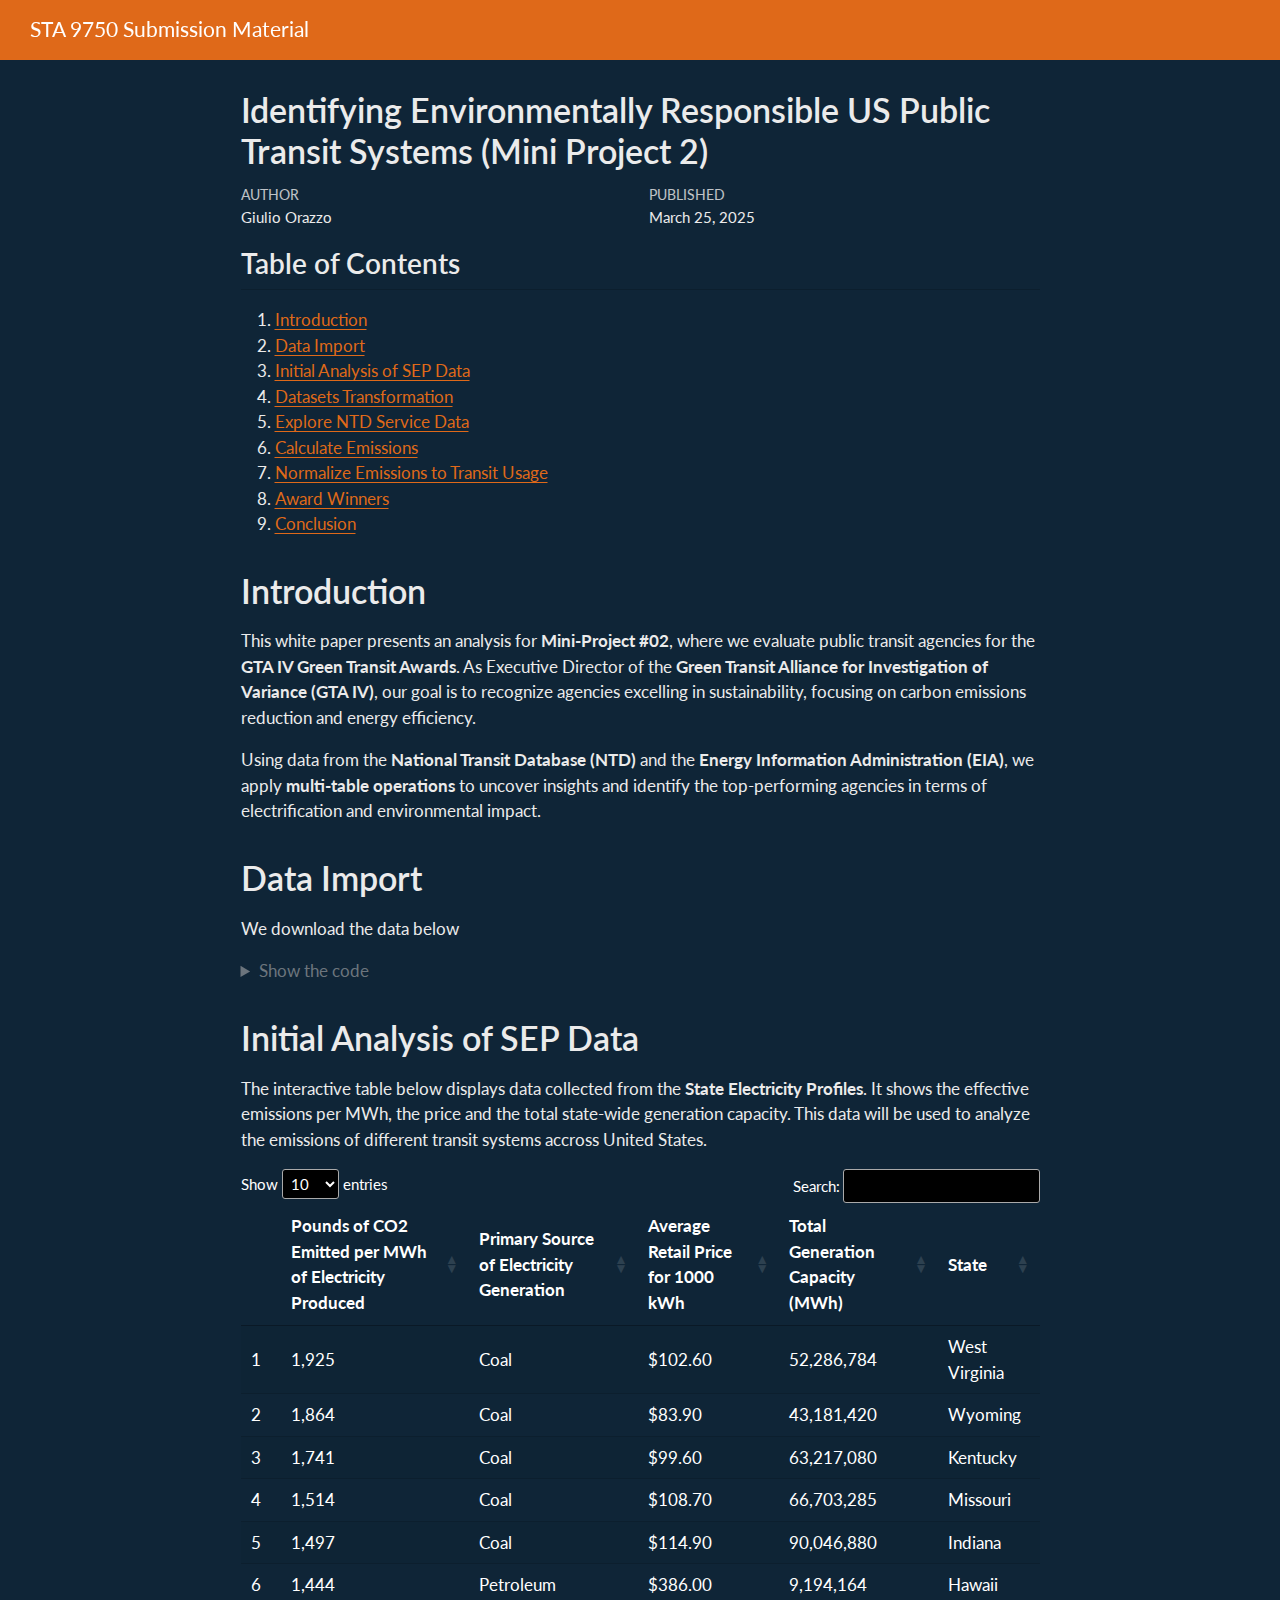
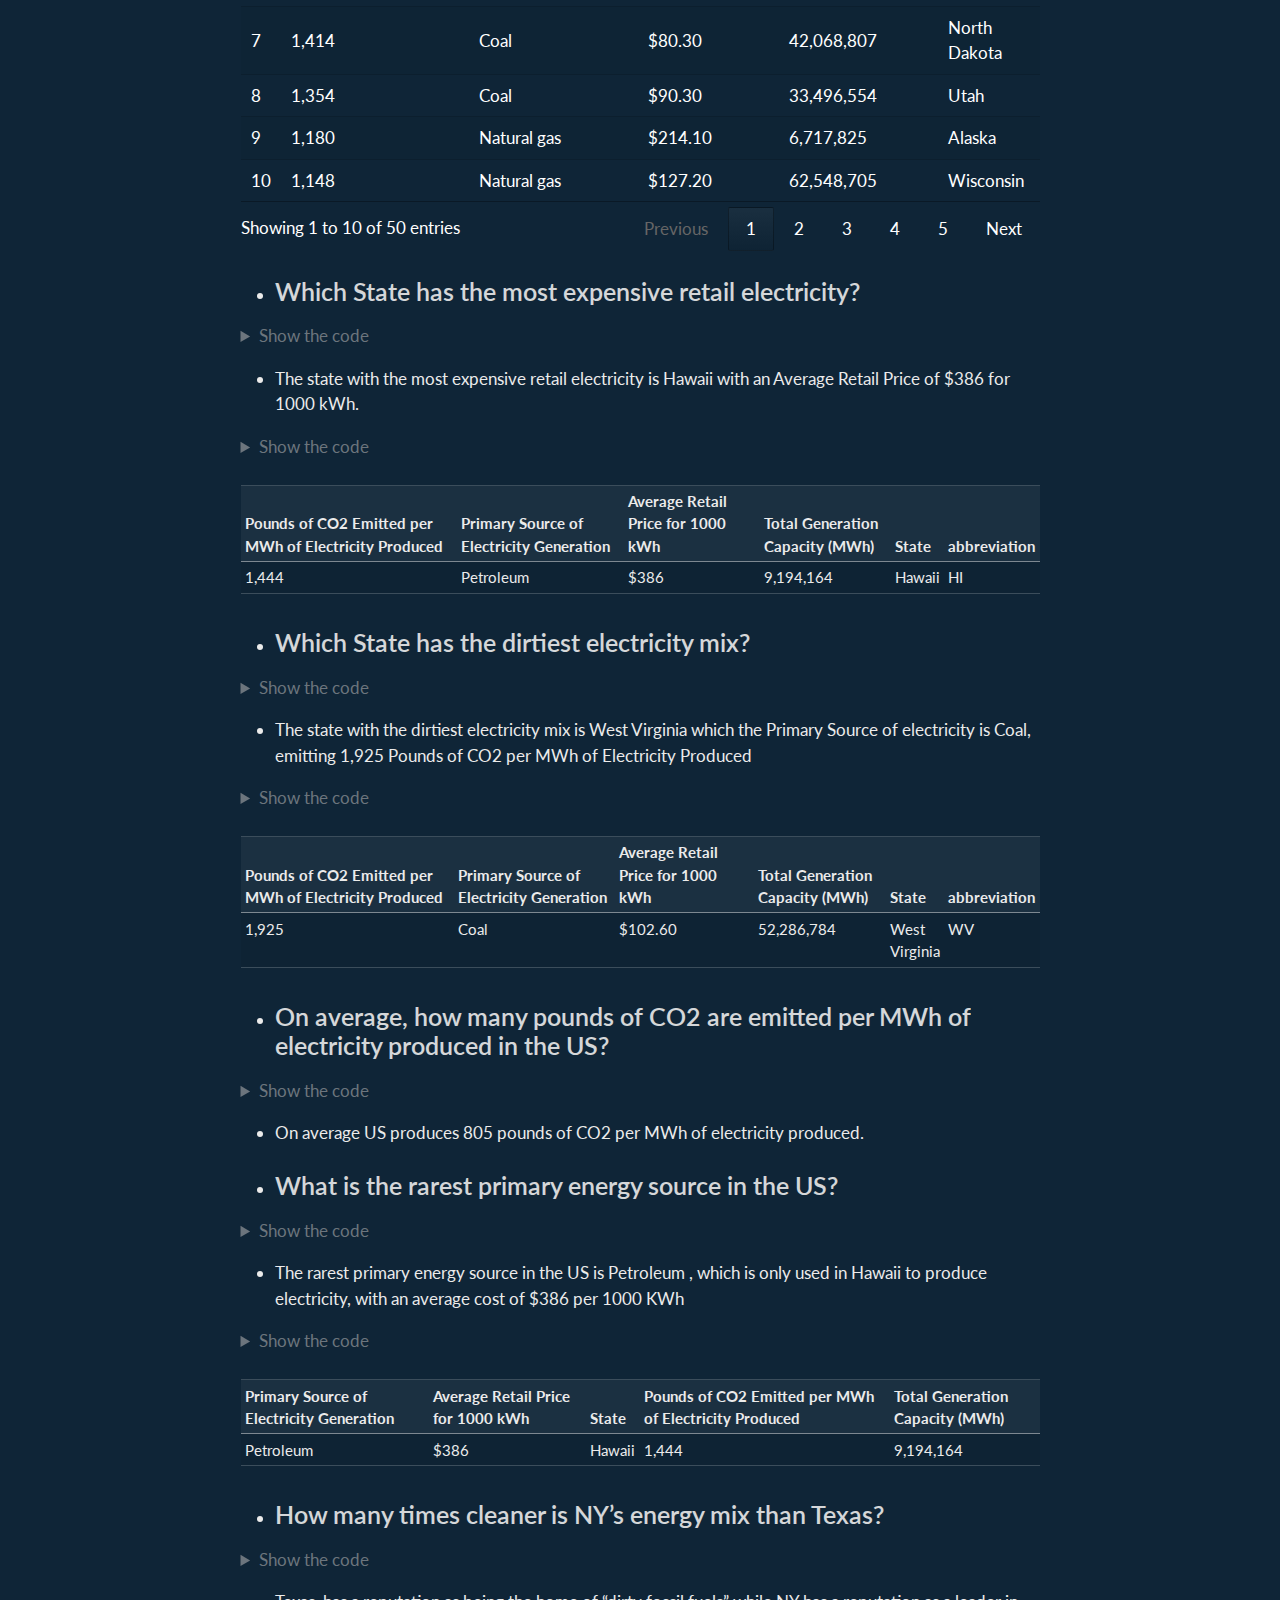
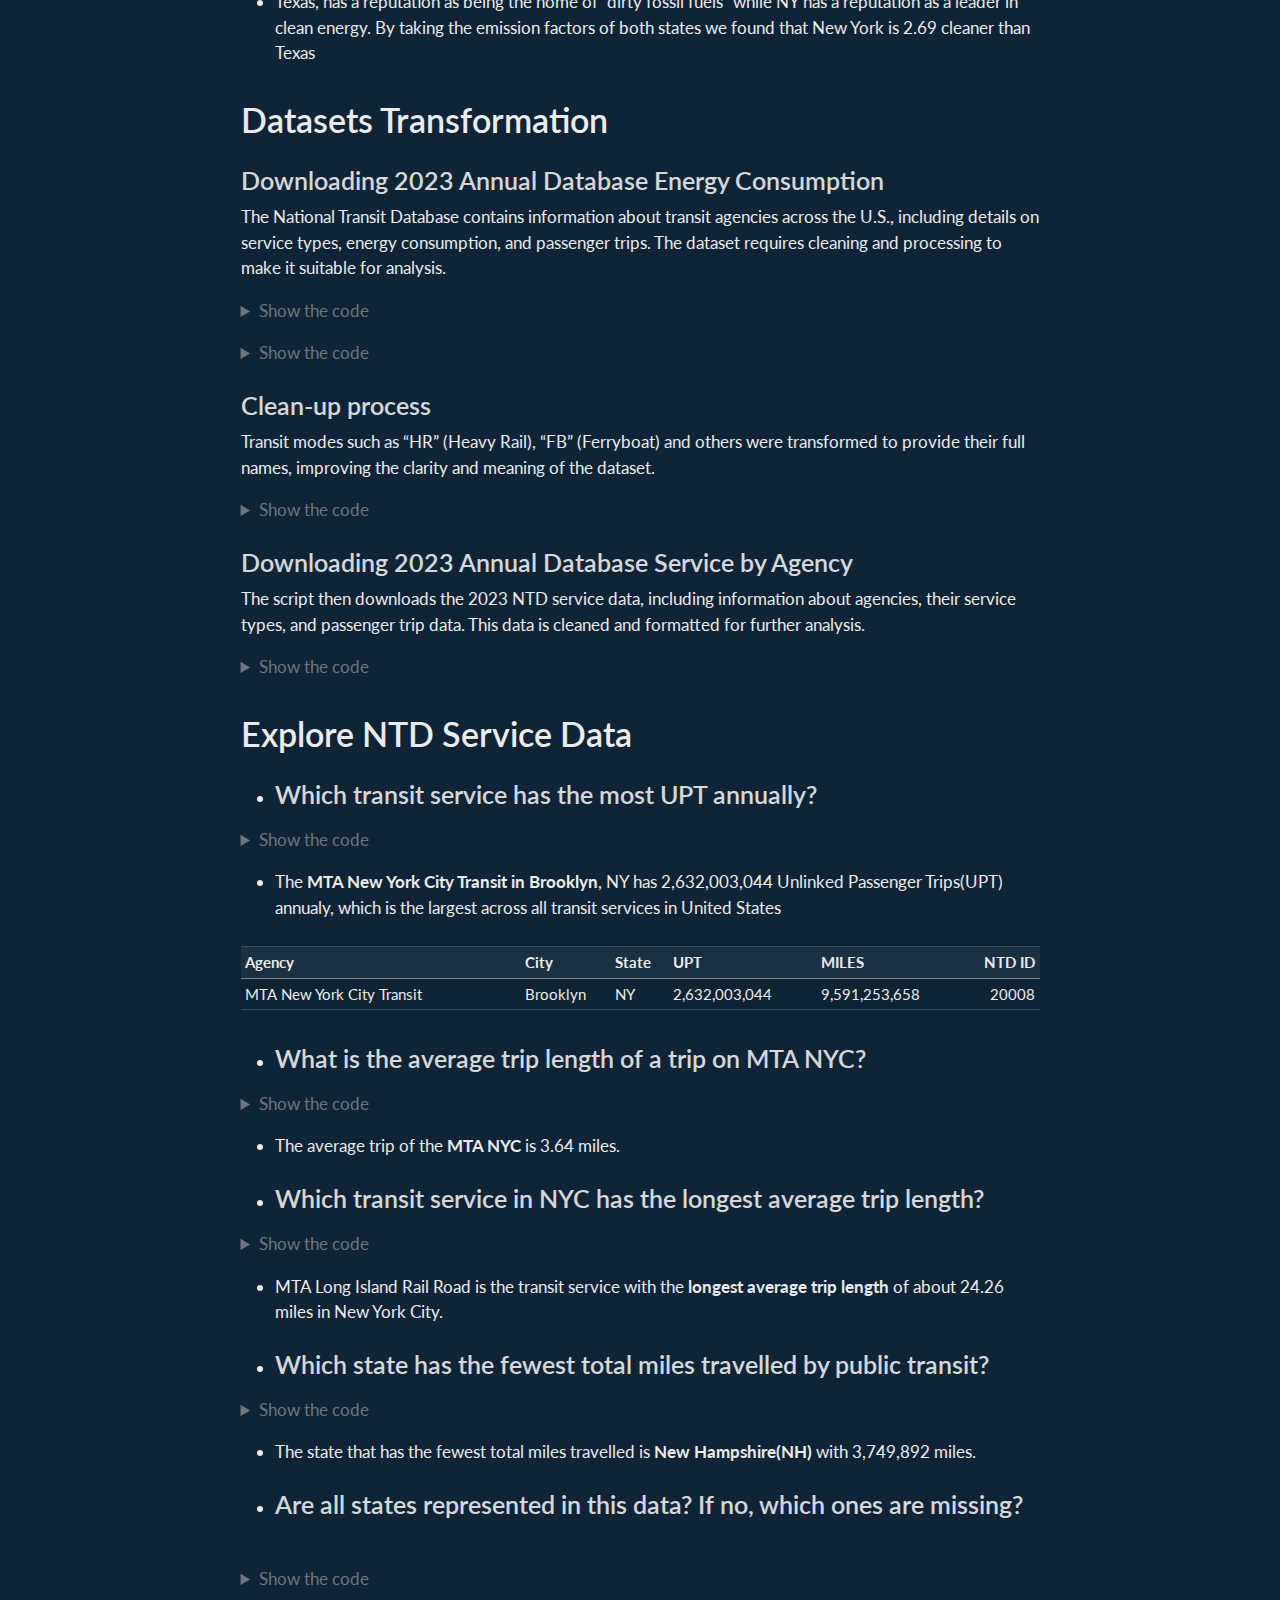
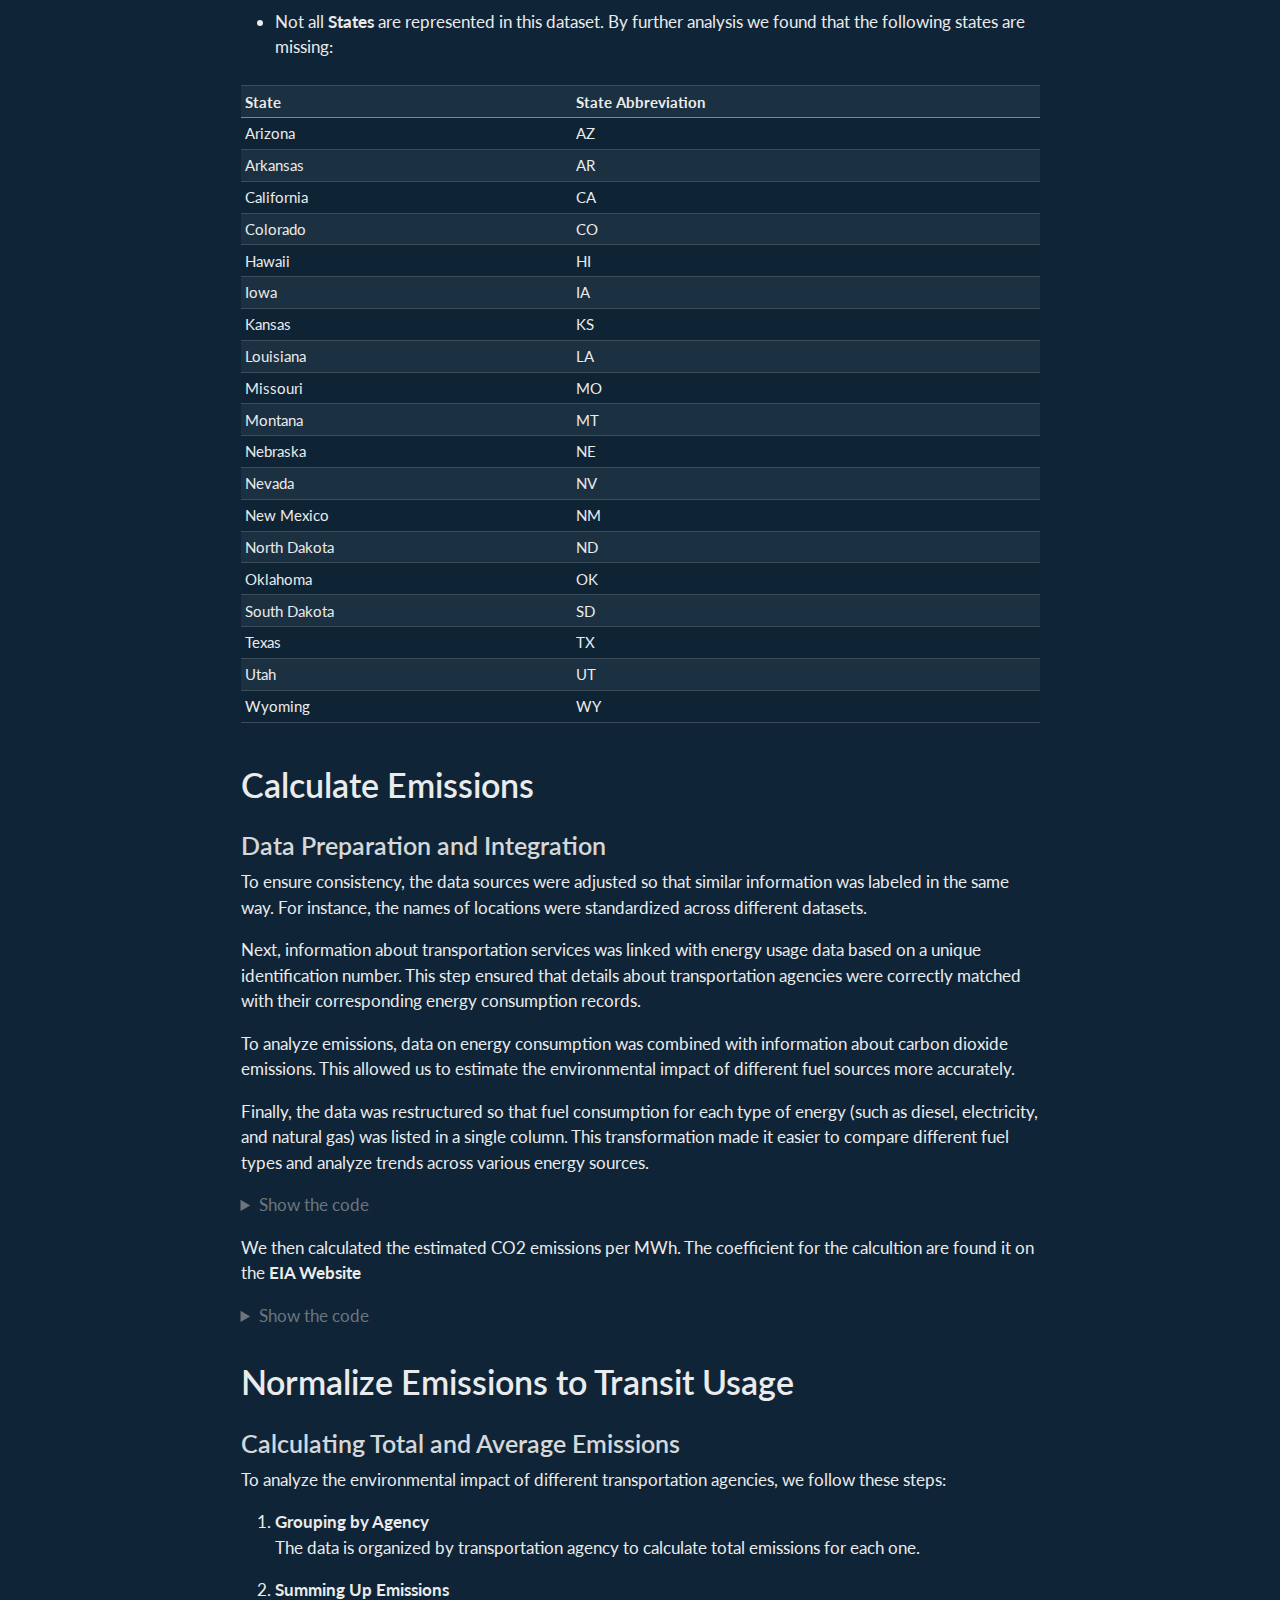
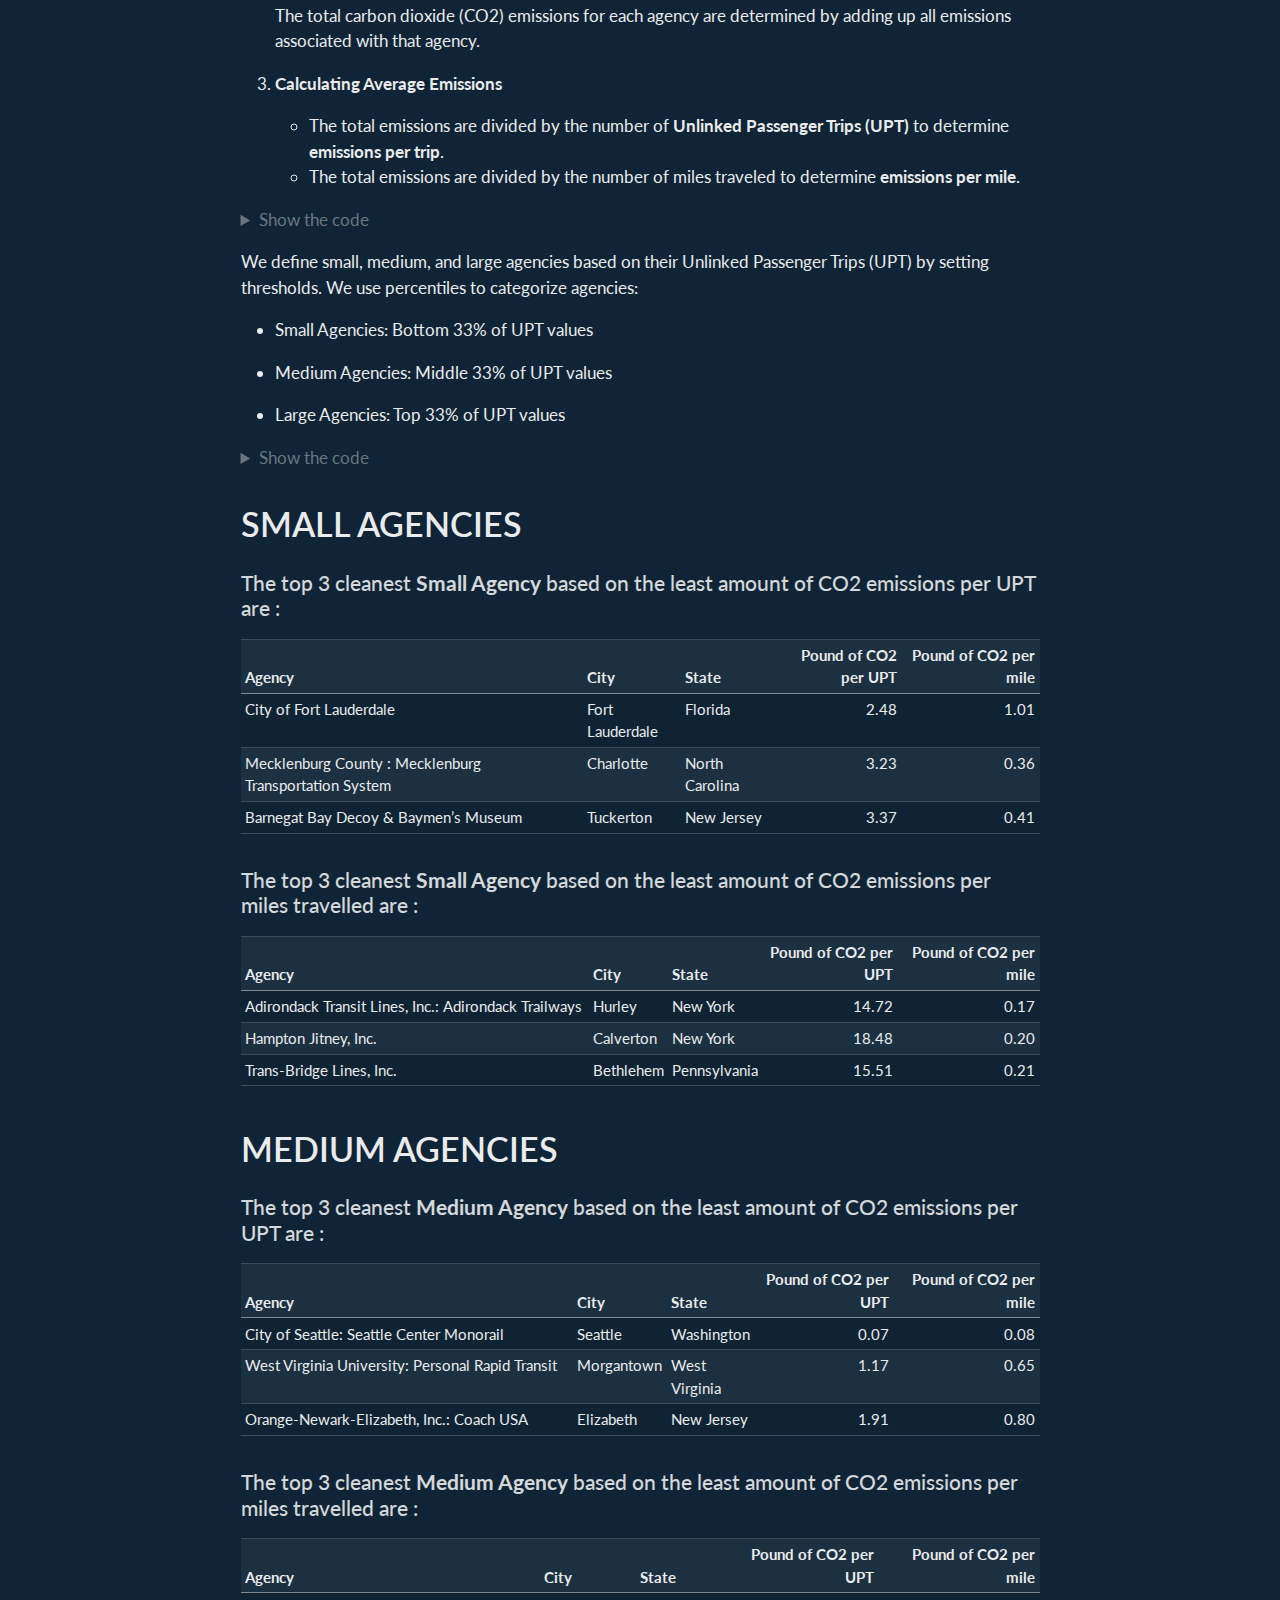
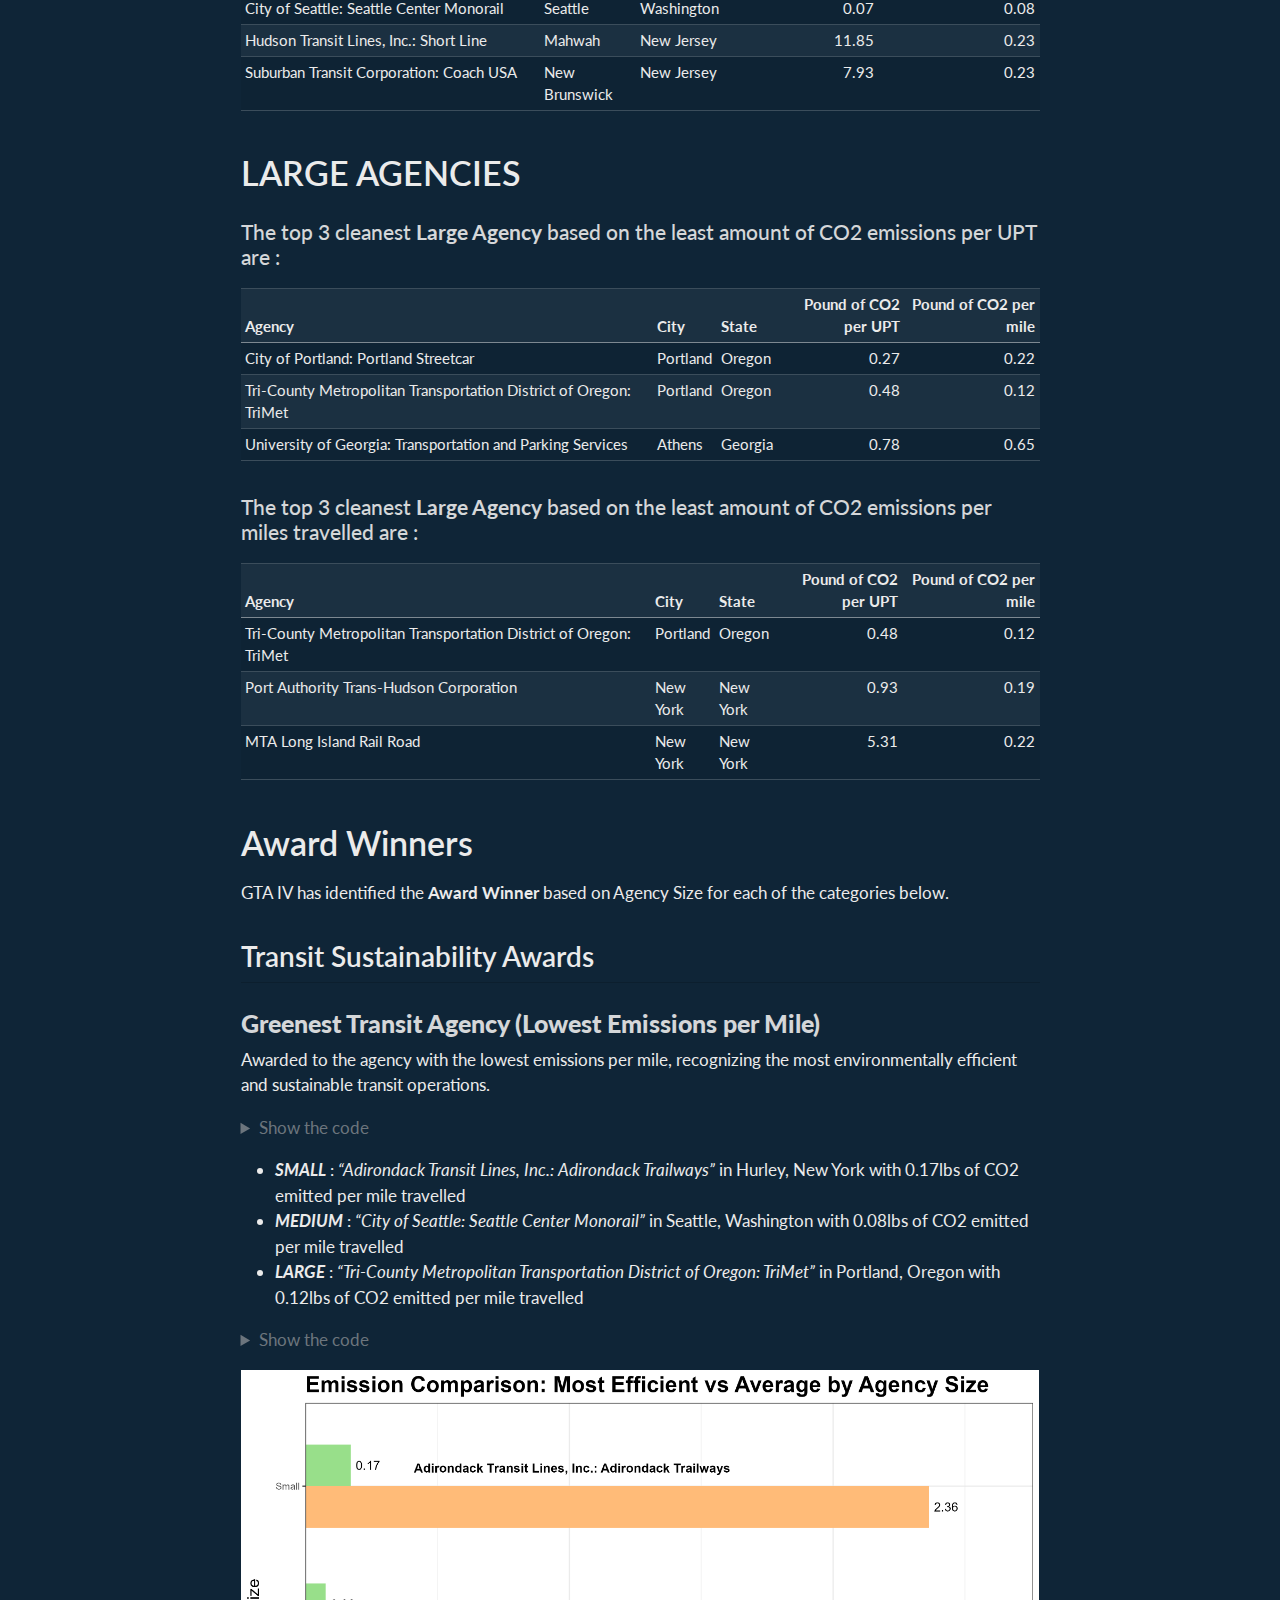
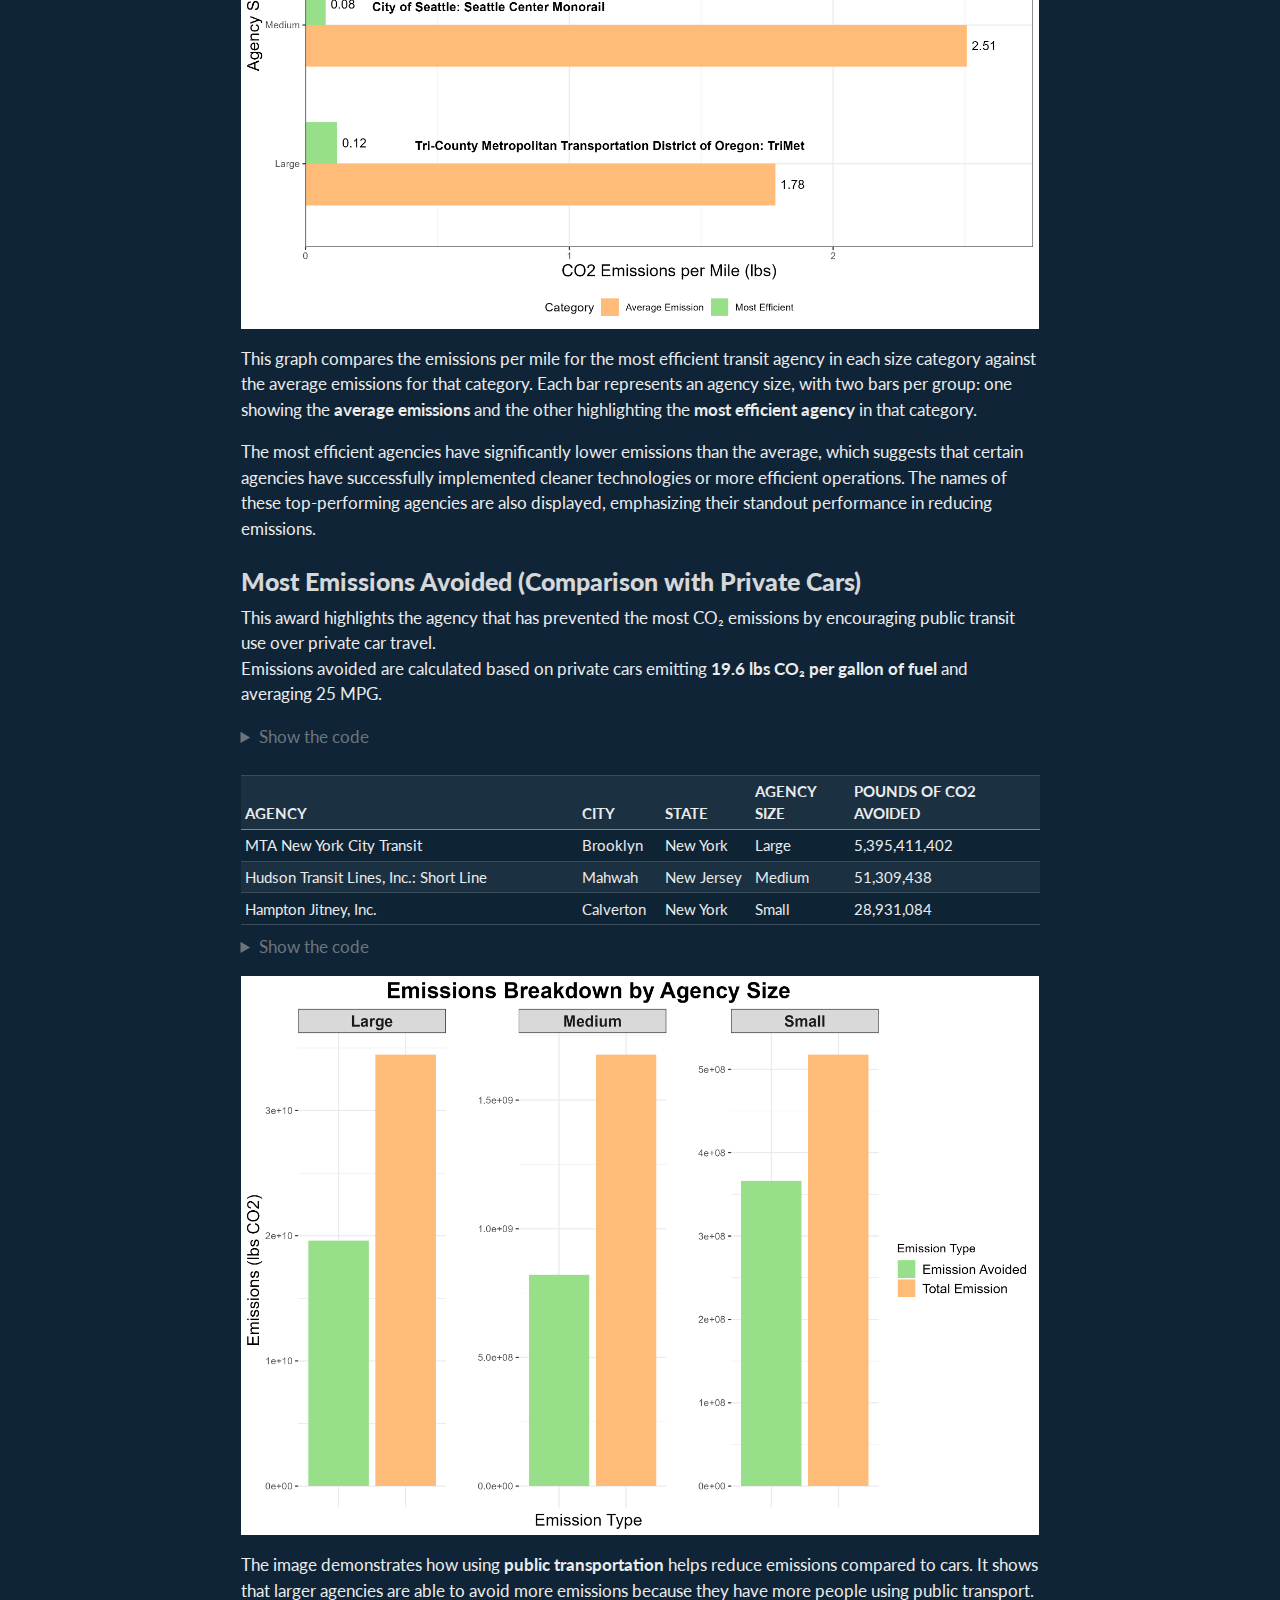
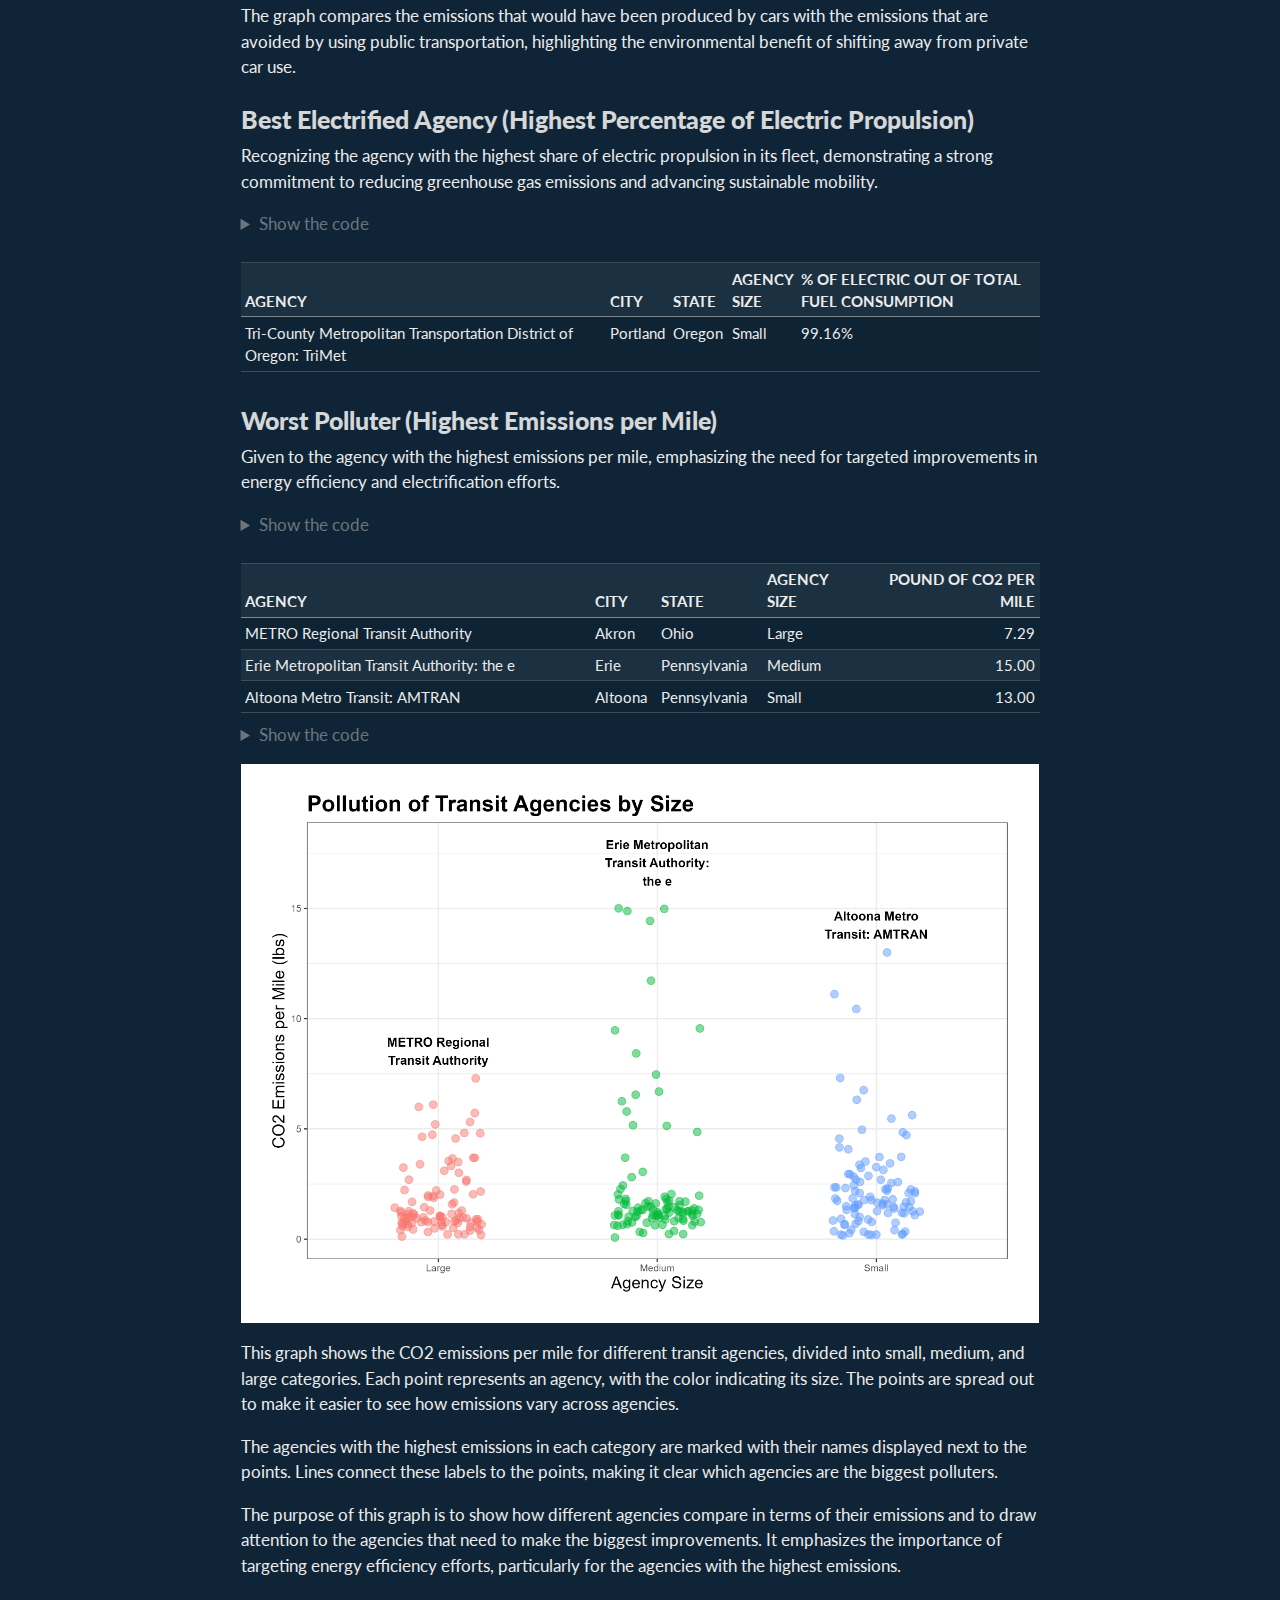
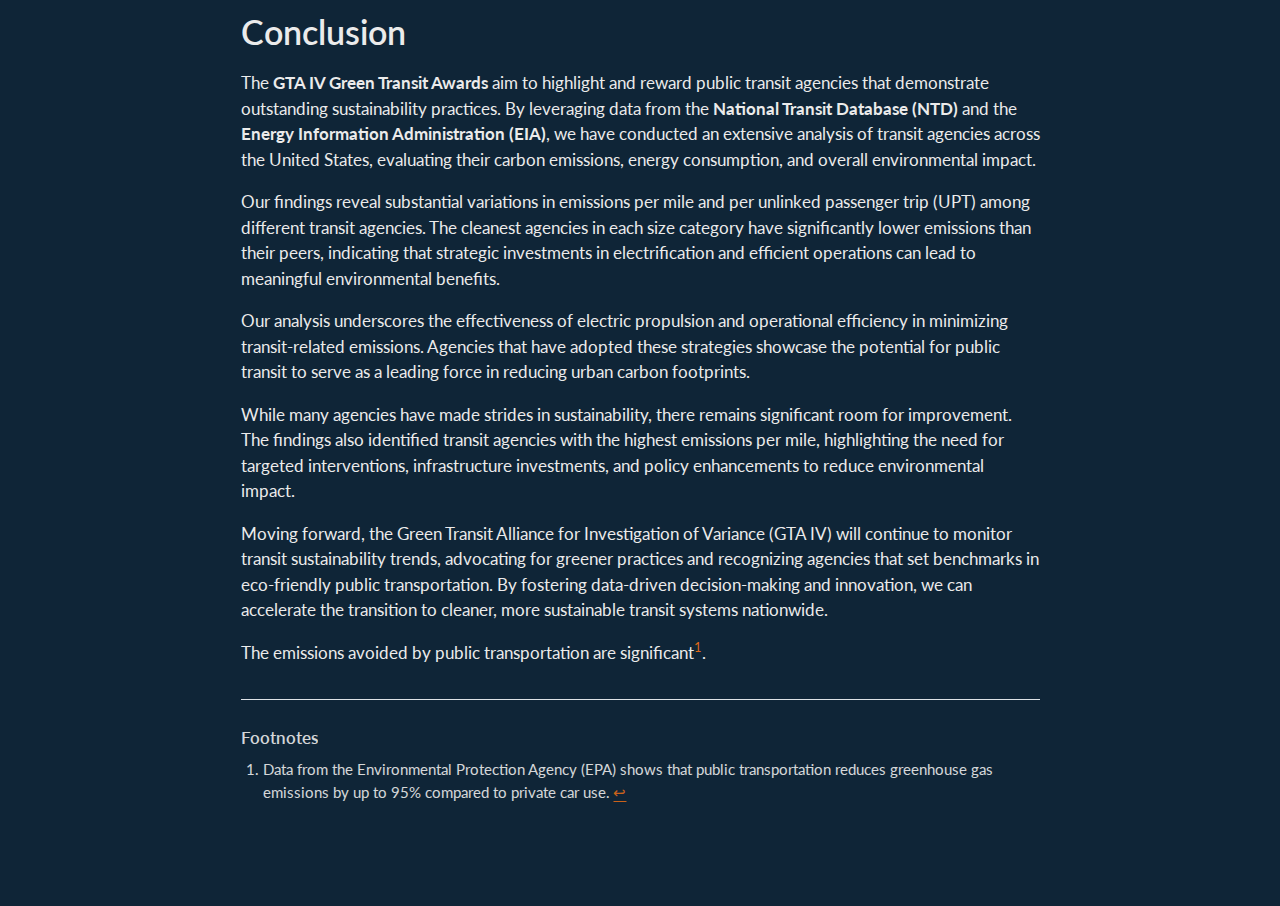
<file: docs/mp02.html>
<!DOCTYPE html>
<html xmlns="http://www.w3.org/1999/xhtml" lang="en" xml:lang="en"><head>

<meta charset="utf-8">
<meta name="generator" content="quarto-1.6.40">

<meta name="viewport" content="width=device-width, initial-scale=1.0, user-scalable=yes">

<meta name="author" content="Giulio Orazzo">
<meta name="dcterms.date" content="2025-03-25">

<title>Identifying Environmentally Responsible US Public Transit Systems (Mini Project 2) – STA 9750 Submission Material</title>
<style>
code{white-space: pre-wrap;}
span.smallcaps{font-variant: small-caps;}
div.columns{display: flex; gap: min(4vw, 1.5em);}
div.column{flex: auto; overflow-x: auto;}
div.hanging-indent{margin-left: 1.5em; text-indent: -1.5em;}
ul.task-list{list-style: none;}
ul.task-list li input[type="checkbox"] {
  width: 0.8em;
  margin: 0 0.8em 0.2em -1em; /* quarto-specific, see https://github.com/quarto-dev/quarto-cli/issues/4556 */ 
  vertical-align: middle;
}
/* CSS for syntax highlighting */
pre > code.sourceCode { white-space: pre; position: relative; }
pre > code.sourceCode > span { line-height: 1.25; }
pre > code.sourceCode > span:empty { height: 1.2em; }
.sourceCode { overflow: visible; }
code.sourceCode > span { color: inherit; text-decoration: inherit; }
div.sourceCode { margin: 1em 0; }
pre.sourceCode { margin: 0; }
@media screen {
div.sourceCode { overflow: auto; }
}
@media print {
pre > code.sourceCode { white-space: pre-wrap; }
pre > code.sourceCode > span { display: inline-block; text-indent: -5em; padding-left: 5em; }
}
pre.numberSource code
  { counter-reset: source-line 0; }
pre.numberSource code > span
  { position: relative; left: -4em; counter-increment: source-line; }
pre.numberSource code > span > a:first-child::before
  { content: counter(source-line);
    position: relative; left: -1em; text-align: right; vertical-align: baseline;
    border: none; display: inline-block;
    -webkit-touch-callout: none; -webkit-user-select: none;
    -khtml-user-select: none; -moz-user-select: none;
    -ms-user-select: none; user-select: none;
    padding: 0 4px; width: 4em;
  }
pre.numberSource { margin-left: 3em;  padding-left: 4px; }
div.sourceCode
  {   }
@media screen {
pre > code.sourceCode > span > a:first-child::before { text-decoration: underline; }
}
</style>


<script src="site_libs/quarto-nav/quarto-nav.js"></script>
<script src="site_libs/quarto-nav/headroom.min.js"></script>
<script src="site_libs/clipboard/clipboard.min.js"></script>
<script src="site_libs/quarto-search/autocomplete.umd.js"></script>
<script src="site_libs/quarto-search/fuse.min.js"></script>
<script src="site_libs/quarto-search/quarto-search.js"></script>
<meta name="quarto:offset" content="./">
<script src="site_libs/quarto-html/quarto.js"></script>
<script src="site_libs/quarto-html/popper.min.js"></script>
<script src="site_libs/quarto-html/tippy.umd.min.js"></script>
<script src="site_libs/quarto-html/anchor.min.js"></script>
<link href="site_libs/quarto-html/tippy.css" rel="stylesheet">
<link href="site_libs/quarto-html/quarto-syntax-highlighting-dark-8ea72dc5fed832574809a9c94082fbbb.css" rel="stylesheet" id="quarto-text-highlighting-styles">
<script src="site_libs/bootstrap/bootstrap.min.js"></script>
<link href="site_libs/bootstrap/bootstrap-icons.css" rel="stylesheet">
<link href="site_libs/bootstrap/bootstrap-4418bf51ef03b784a8a869d6bbfa3ff6.min.css" rel="stylesheet" append-hash="true" id="quarto-bootstrap" data-mode="dark">
<script id="quarto-search-options" type="application/json">{
  "location": "navbar",
  "copy-button": false,
  "collapse-after": 3,
  "panel-placement": "end",
  "type": "overlay",
  "limit": 50,
  "keyboard-shortcut": [
    "f",
    "/",
    "s"
  ],
  "show-item-context": false,
  "language": {
    "search-no-results-text": "No results",
    "search-matching-documents-text": "matching documents",
    "search-copy-link-title": "Copy link to search",
    "search-hide-matches-text": "Hide additional matches",
    "search-more-match-text": "more match in this document",
    "search-more-matches-text": "more matches in this document",
    "search-clear-button-title": "Clear",
    "search-text-placeholder": "",
    "search-detached-cancel-button-title": "Cancel",
    "search-submit-button-title": "Submit",
    "search-label": "Search"
  }
}</script>
<link href="site_libs/htmltools-fill-0.5.8.1/fill.css" rel="stylesheet">

<script src="site_libs/htmlwidgets-1.6.4/htmlwidgets.js"></script>

<link href="site_libs/datatables-css-0.0.0/datatables-crosstalk.css" rel="stylesheet">

<script src="site_libs/datatables-binding-0.33/datatables.js"></script>

<script src="site_libs/jquery-3.6.0/jquery-3.6.0.min.js"></script>

<link href="site_libs/dt-core-1.13.6/css/jquery.dataTables.min.css" rel="stylesheet">

<link href="site_libs/dt-core-1.13.6/css/jquery.dataTables.extra.css" rel="stylesheet">

<script src="site_libs/dt-core-1.13.6/js/jquery.dataTables.min.js"></script>

<link href="site_libs/crosstalk-1.2.1/css/crosstalk.min.css" rel="stylesheet">

<script src="site_libs/crosstalk-1.2.1/js/crosstalk.min.js"></script>



</head>

<body class="nav-fixed fullcontent">

<div id="quarto-search-results"></div>
  <header id="quarto-header" class="headroom fixed-top">
    <nav class="navbar navbar-expand-lg " data-bs-theme="dark">
      <div class="navbar-container container-fluid">
      <div class="navbar-brand-container mx-auto">
    <a class="navbar-brand" href="./index.html">
    <span class="navbar-title">STA 9750 Submission Material</span>
    </a>
  </div>
        <div class="quarto-navbar-tools tools-end">
</div>
      </div> <!-- /container-fluid -->
    </nav>
</header>
<!-- content -->
<div id="quarto-content" class="quarto-container page-columns page-rows-contents page-layout-article page-navbar">
<!-- sidebar -->
<!-- margin-sidebar -->
    
<!-- main -->
<main class="content" id="quarto-document-content">

<header id="title-block-header" class="quarto-title-block default">
<div class="quarto-title">
<h1 class="title">Identifying Environmentally Responsible US Public Transit Systems (Mini Project 2)</h1>
</div>



<div class="quarto-title-meta">

    <div>
    <div class="quarto-title-meta-heading">Author</div>
    <div class="quarto-title-meta-contents">
             <p>Giulio Orazzo </p>
          </div>
  </div>
    
    <div>
    <div class="quarto-title-meta-heading">Published</div>
    <div class="quarto-title-meta-contents">
      <p class="date">March 25, 2025</p>
    </div>
  </div>
  
    
  </div>
  


</header>


<section id="table-of-contents" class="level2">
<h2 class="anchored" data-anchor-id="table-of-contents">Table of Contents</h2>
<ol type="1">
<li><a href="#introduction">Introduction</a></li>
<li><a href="#task-1-data-import">Data Import</a></li>
<li><a href="#task-2-initial-analysis-of-sep-data">Initial Analysis of SEP Data</a></li>
<li><a href="#task-3-datasets-transformation">Datasets Transformation</a></li>
<li><a href="#task-4-explore-ntd-service-data">Explore NTD Service Data</a></li>
<li><a href="#task-5-calculate-emissions">Calculate Emissions</a></li>
<li><a href="#task-6-normalize-emissions-to-transit-usage">Normalize Emissions to Transit Usage</a></li>
<li><a href="#task-7-determine-award-winners">Award Winners</a></li>
<li><a href="#conclusion">Conclusion</a></li>
</ol>
</section>
<section id="introduction" class="level1">
<h1>Introduction</h1>
<p>This white paper presents an analysis for <strong>Mini-Project #02</strong>, where we evaluate public transit agencies for the <strong>GTA IV Green Transit Awards</strong>. As Executive Director of the <strong>Green Transit Alliance for Investigation of Variance (GTA IV)</strong>, our goal is to recognize agencies excelling in sustainability, focusing on carbon emissions reduction and energy efficiency.</p>
<p>Using data from the <strong>National Transit Database (NTD)</strong> and the <strong>Energy Information Administration (EIA)</strong>, we apply <strong>multi-table operations</strong> to uncover insights and identify the top-performing agencies in terms of electrification and environmental impact.</p>
</section>
<section id="task-1-data-import" class="level1">
<h1>Data Import</h1>
<p>We download the data below</p>
<div class="cell">
<details class="code-fold">
<summary>Show the code</summary>
<div class="sourceCode cell-code" id="cb1"><pre class="sourceCode r code-with-copy"><code class="sourceCode r"><span id="cb1-1"><a href="#cb1-1" aria-hidden="true" tabindex="-1"></a><span class="fu">library</span>(stringr)</span>
<span id="cb1-2"><a href="#cb1-2" aria-hidden="true" tabindex="-1"></a><span class="fu">library</span>(dplyr)</span>
<span id="cb1-3"><a href="#cb1-3" aria-hidden="true" tabindex="-1"></a><span class="fu">library</span>(knitr)</span>
<span id="cb1-4"><a href="#cb1-4" aria-hidden="true" tabindex="-1"></a><span class="fu">library</span>(scales)</span>
<span id="cb1-5"><a href="#cb1-5" aria-hidden="true" tabindex="-1"></a><span class="fu">library</span>(ggplot2)</span>
<span id="cb1-6"><a href="#cb1-6" aria-hidden="true" tabindex="-1"></a><span class="fu">library</span>(gridExtra)</span>
<span id="cb1-7"><a href="#cb1-7" aria-hidden="true" tabindex="-1"></a>ensure_package <span class="ot">&lt;-</span> <span class="cf">function</span>(pkg){</span>
<span id="cb1-8"><a href="#cb1-8" aria-hidden="true" tabindex="-1"></a>    pkg <span class="ot">&lt;-</span> <span class="fu">as.character</span>(<span class="fu">substitute</span>(pkg))</span>
<span id="cb1-9"><a href="#cb1-9" aria-hidden="true" tabindex="-1"></a>    <span class="fu">options</span>(<span class="at">repos =</span> <span class="fu">c</span>(<span class="at">CRAN =</span> <span class="st">"https://cloud.r-project.org"</span>))</span>
<span id="cb1-10"><a href="#cb1-10" aria-hidden="true" tabindex="-1"></a>    <span class="cf">if</span>(<span class="sc">!</span><span class="fu">require</span>(pkg, <span class="at">character.only=</span><span class="cn">TRUE</span>)) <span class="fu">install.packages</span>(pkg)</span>
<span id="cb1-11"><a href="#cb1-11" aria-hidden="true" tabindex="-1"></a>    <span class="fu">stopifnot</span>(<span class="fu">require</span>(pkg, <span class="at">character.only=</span><span class="cn">TRUE</span>))</span>
<span id="cb1-12"><a href="#cb1-12" aria-hidden="true" tabindex="-1"></a>}</span>
<span id="cb1-13"><a href="#cb1-13" aria-hidden="true" tabindex="-1"></a></span>
<span id="cb1-14"><a href="#cb1-14" aria-hidden="true" tabindex="-1"></a><span class="fu">ensure_package</span>(httr2)</span>
<span id="cb1-15"><a href="#cb1-15" aria-hidden="true" tabindex="-1"></a><span class="fu">ensure_package</span>(rvest)</span>
<span id="cb1-16"><a href="#cb1-16" aria-hidden="true" tabindex="-1"></a><span class="fu">ensure_package</span>(datasets)</span>
<span id="cb1-17"><a href="#cb1-17" aria-hidden="true" tabindex="-1"></a><span class="fu">ensure_package</span>(purrr)</span>
<span id="cb1-18"><a href="#cb1-18" aria-hidden="true" tabindex="-1"></a><span class="fu">ensure_package</span>(DT)</span>
<span id="cb1-19"><a href="#cb1-19" aria-hidden="true" tabindex="-1"></a></span>
<span id="cb1-20"><a href="#cb1-20" aria-hidden="true" tabindex="-1"></a>get_eia_sep <span class="ot">&lt;-</span> <span class="cf">function</span>(state, abbr){</span>
<span id="cb1-21"><a href="#cb1-21" aria-hidden="true" tabindex="-1"></a>    state_formatted <span class="ot">&lt;-</span> <span class="fu">str_to_lower</span>(state) <span class="sc">|&gt;</span> <span class="fu">str_replace_all</span>(<span class="st">"</span><span class="sc">\\</span><span class="st">s"</span>, <span class="st">""</span>)</span>
<span id="cb1-22"><a href="#cb1-22" aria-hidden="true" tabindex="-1"></a>    </span>
<span id="cb1-23"><a href="#cb1-23" aria-hidden="true" tabindex="-1"></a>    dir_name <span class="ot">&lt;-</span> <span class="fu">file.path</span>(<span class="st">"data"</span>, <span class="st">"mp02"</span>)</span>
<span id="cb1-24"><a href="#cb1-24" aria-hidden="true" tabindex="-1"></a>    file_name <span class="ot">&lt;-</span> <span class="fu">file.path</span>(dir_name, state_formatted)</span>
<span id="cb1-25"><a href="#cb1-25" aria-hidden="true" tabindex="-1"></a>    </span>
<span id="cb1-26"><a href="#cb1-26" aria-hidden="true" tabindex="-1"></a>    <span class="fu">dir.create</span>(dir_name, <span class="at">showWarnings=</span><span class="cn">FALSE</span>, <span class="at">recursive=</span><span class="cn">TRUE</span>)</span>
<span id="cb1-27"><a href="#cb1-27" aria-hidden="true" tabindex="-1"></a>    </span>
<span id="cb1-28"><a href="#cb1-28" aria-hidden="true" tabindex="-1"></a>    <span class="cf">if</span>(<span class="sc">!</span><span class="fu">file.exists</span>(file_name)){</span>
<span id="cb1-29"><a href="#cb1-29" aria-hidden="true" tabindex="-1"></a>        BASE_URL <span class="ot">&lt;-</span> <span class="st">"https://www.eia.gov"</span></span>
<span id="cb1-30"><a href="#cb1-30" aria-hidden="true" tabindex="-1"></a>        REQUEST <span class="ot">&lt;-</span> <span class="fu">request</span>(BASE_URL) <span class="sc">|&gt;</span> </span>
<span id="cb1-31"><a href="#cb1-31" aria-hidden="true" tabindex="-1"></a>            <span class="fu">req_url_path</span>(<span class="st">"electricity"</span>, <span class="st">"state"</span>, state_formatted)</span>
<span id="cb1-32"><a href="#cb1-32" aria-hidden="true" tabindex="-1"></a>    </span>
<span id="cb1-33"><a href="#cb1-33" aria-hidden="true" tabindex="-1"></a>        RESPONSE <span class="ot">&lt;-</span> <span class="fu">req_perform</span>(REQUEST)</span>
<span id="cb1-34"><a href="#cb1-34" aria-hidden="true" tabindex="-1"></a>    </span>
<span id="cb1-35"><a href="#cb1-35" aria-hidden="true" tabindex="-1"></a>        <span class="fu">resp_check_status</span>(RESPONSE)</span>
<span id="cb1-36"><a href="#cb1-36" aria-hidden="true" tabindex="-1"></a>        </span>
<span id="cb1-37"><a href="#cb1-37" aria-hidden="true" tabindex="-1"></a>        <span class="fu">writeLines</span>(<span class="fu">resp_body_string</span>(RESPONSE), file_name)</span>
<span id="cb1-38"><a href="#cb1-38" aria-hidden="true" tabindex="-1"></a>    }</span>
<span id="cb1-39"><a href="#cb1-39" aria-hidden="true" tabindex="-1"></a>    </span>
<span id="cb1-40"><a href="#cb1-40" aria-hidden="true" tabindex="-1"></a>    TABLE <span class="ot">&lt;-</span> <span class="fu">read_html</span>(file_name) <span class="sc">|&gt;</span> </span>
<span id="cb1-41"><a href="#cb1-41" aria-hidden="true" tabindex="-1"></a>        <span class="fu">html_element</span>(<span class="st">"table"</span>) <span class="sc">|&gt;</span> </span>
<span id="cb1-42"><a href="#cb1-42" aria-hidden="true" tabindex="-1"></a>        <span class="fu">html_table</span>() <span class="sc">|&gt;</span></span>
<span id="cb1-43"><a href="#cb1-43" aria-hidden="true" tabindex="-1"></a>        <span class="fu">mutate</span>(<span class="at">Item =</span> <span class="fu">str_to_lower</span>(Item))</span>
<span id="cb1-44"><a href="#cb1-44" aria-hidden="true" tabindex="-1"></a>    </span>
<span id="cb1-45"><a href="#cb1-45" aria-hidden="true" tabindex="-1"></a>    <span class="cf">if</span>(<span class="st">"U.S. rank"</span> <span class="sc">%in%</span> <span class="fu">colnames</span>(TABLE)){</span>
<span id="cb1-46"><a href="#cb1-46" aria-hidden="true" tabindex="-1"></a>        TABLE <span class="ot">&lt;-</span> TABLE <span class="sc">|&gt;</span> <span class="fu">rename</span>(<span class="at">Rank =</span> <span class="st">`</span><span class="at">U.S. rank</span><span class="st">`</span>)</span>
<span id="cb1-47"><a href="#cb1-47" aria-hidden="true" tabindex="-1"></a>    }</span>
<span id="cb1-48"><a href="#cb1-48" aria-hidden="true" tabindex="-1"></a>    </span>
<span id="cb1-49"><a href="#cb1-49" aria-hidden="true" tabindex="-1"></a>    CO2_MWh <span class="ot">&lt;-</span> TABLE <span class="sc">|&gt;</span> </span>
<span id="cb1-50"><a href="#cb1-50" aria-hidden="true" tabindex="-1"></a>        <span class="fu">filter</span>(Item <span class="sc">==</span> <span class="st">"carbon dioxide (lbs/mwh)"</span>) <span class="sc">|&gt;</span></span>
<span id="cb1-51"><a href="#cb1-51" aria-hidden="true" tabindex="-1"></a>        <span class="fu">pull</span>(Value) <span class="sc">|&gt;</span> </span>
<span id="cb1-52"><a href="#cb1-52" aria-hidden="true" tabindex="-1"></a>        <span class="fu">str_replace_all</span>(<span class="st">","</span>, <span class="st">""</span>) <span class="sc">|&gt;</span></span>
<span id="cb1-53"><a href="#cb1-53" aria-hidden="true" tabindex="-1"></a>        <span class="fu">as.numeric</span>()</span>
<span id="cb1-54"><a href="#cb1-54" aria-hidden="true" tabindex="-1"></a>    </span>
<span id="cb1-55"><a href="#cb1-55" aria-hidden="true" tabindex="-1"></a>    PRIMARY <span class="ot">&lt;-</span> TABLE <span class="sc">|&gt;</span> </span>
<span id="cb1-56"><a href="#cb1-56" aria-hidden="true" tabindex="-1"></a>        <span class="fu">filter</span>(Item <span class="sc">==</span> <span class="st">"primary energy source"</span>) <span class="sc">|&gt;</span> </span>
<span id="cb1-57"><a href="#cb1-57" aria-hidden="true" tabindex="-1"></a>        <span class="fu">pull</span>(Rank)</span>
<span id="cb1-58"><a href="#cb1-58" aria-hidden="true" tabindex="-1"></a>    </span>
<span id="cb1-59"><a href="#cb1-59" aria-hidden="true" tabindex="-1"></a>    RATE <span class="ot">&lt;-</span> TABLE <span class="sc">|&gt;</span></span>
<span id="cb1-60"><a href="#cb1-60" aria-hidden="true" tabindex="-1"></a>        <span class="fu">filter</span>(Item <span class="sc">==</span> <span class="st">"average retail price (cents/kwh)"</span>) <span class="sc">|&gt;</span></span>
<span id="cb1-61"><a href="#cb1-61" aria-hidden="true" tabindex="-1"></a>        <span class="fu">pull</span>(Value) <span class="sc">|&gt;</span></span>
<span id="cb1-62"><a href="#cb1-62" aria-hidden="true" tabindex="-1"></a>        <span class="fu">as.numeric</span>()</span>
<span id="cb1-63"><a href="#cb1-63" aria-hidden="true" tabindex="-1"></a>    </span>
<span id="cb1-64"><a href="#cb1-64" aria-hidden="true" tabindex="-1"></a>    GENERATION_MWh <span class="ot">&lt;-</span> TABLE <span class="sc">|&gt;</span></span>
<span id="cb1-65"><a href="#cb1-65" aria-hidden="true" tabindex="-1"></a>        <span class="fu">filter</span>(Item <span class="sc">==</span> <span class="st">"net generation (megawatthours)"</span>) <span class="sc">|&gt;</span></span>
<span id="cb1-66"><a href="#cb1-66" aria-hidden="true" tabindex="-1"></a>        <span class="fu">pull</span>(Value) <span class="sc">|&gt;</span></span>
<span id="cb1-67"><a href="#cb1-67" aria-hidden="true" tabindex="-1"></a>        <span class="fu">str_replace_all</span>(<span class="st">","</span>, <span class="st">""</span>) <span class="sc">|&gt;</span></span>
<span id="cb1-68"><a href="#cb1-68" aria-hidden="true" tabindex="-1"></a>        <span class="fu">as.numeric</span>()</span>
<span id="cb1-69"><a href="#cb1-69" aria-hidden="true" tabindex="-1"></a>    </span>
<span id="cb1-70"><a href="#cb1-70" aria-hidden="true" tabindex="-1"></a>    <span class="fu">data.frame</span>(<span class="at">CO2_MWh               =</span> CO2_MWh, </span>
<span id="cb1-71"><a href="#cb1-71" aria-hidden="true" tabindex="-1"></a>               <span class="at">primary_source        =</span> PRIMARY,</span>
<span id="cb1-72"><a href="#cb1-72" aria-hidden="true" tabindex="-1"></a>               <span class="at">electricity_price_MWh =</span> RATE <span class="sc">*</span> <span class="dv">10</span>, <span class="co"># / 100 cents to dollars &amp;</span></span>
<span id="cb1-73"><a href="#cb1-73" aria-hidden="true" tabindex="-1"></a>               <span class="co"># * 1000 kWh to MWH </span></span>
<span id="cb1-74"><a href="#cb1-74" aria-hidden="true" tabindex="-1"></a>               <span class="at">generation_MWh        =</span> GENERATION_MWh, </span>
<span id="cb1-75"><a href="#cb1-75" aria-hidden="true" tabindex="-1"></a>               <span class="at">state                 =</span> state, </span>
<span id="cb1-76"><a href="#cb1-76" aria-hidden="true" tabindex="-1"></a>               <span class="at">abbreviation          =</span> abbr</span>
<span id="cb1-77"><a href="#cb1-77" aria-hidden="true" tabindex="-1"></a>    )</span>
<span id="cb1-78"><a href="#cb1-78" aria-hidden="true" tabindex="-1"></a>}</span>
<span id="cb1-79"><a href="#cb1-79" aria-hidden="true" tabindex="-1"></a></span>
<span id="cb1-80"><a href="#cb1-80" aria-hidden="true" tabindex="-1"></a>EIA_SEP_REPORT <span class="ot">&lt;-</span> <span class="fu">map2</span>(state.name, state.abb, get_eia_sep) <span class="sc">|&gt;</span> <span class="fu">list_rbind</span>()</span></code><button title="Copy to Clipboard" class="code-copy-button"><i class="bi"></i></button></pre></div>
</details>
</div>
</section>
<section id="task-2-initial-analysis-of-sep-data" class="level1">
<h1>Initial Analysis of SEP Data</h1>
<p>The interactive table below displays data collected from the <strong>State Electricity Profiles</strong>. It shows the effective emissions per MWh, the price and the total state-wide generation capacity. This data will be used to analyze the emissions of different transit systems accross United States.</p>
<div class="cell">
<div class="cell-output-display">
<div class="datatables html-widget html-fill-item" id="htmlwidget-86e26fb3fbf048b3e7d2" style="width:100%;height:auto;"></div>
<script type="application/json" data-for="htmlwidget-86e26fb3fbf048b3e7d2">{"x":{"filter":"none","vertical":false,"data":[["1","2","3","4","5","6","7","8","9","10","11","12","13","14","15","16","17","18","19","20","21","22","23","24","25","26","27","28","29","30","31","32","33","34","35","36","37","38","39","40","41","42","43","44","45","46","47","48","49","50"],["1,925","1,864","1,741","1,514","1,497","1,444","1,414","1,354","1,180","1,148","1,127","1,103","1,095","1,054","1,044","987","966","923","912","855","847","817","801","794","775","763","759","733","727","715","684","655","654","648","639","594","576","558","558","522","522","518","440","428","370","369","344","292","269","8"],["Coal","Coal","Coal","Coal","Coal","Petroleum","Coal","Coal","Natural gas","Natural gas","Coal","Coal","Natural gas","Coal","Natural gas","Natural gas","Natural gas","Natural gas","Natural gas","Natural gas","Natural gas","Natural gas","Wind","Natural gas","Wind","Wind","Wind","Natural gas","Natural gas","Nuclear","Natural gas","Natural gas","Natural gas","Natural gas","Natural gas","Natural gas","Natural gas","Natural gas","Nuclear","Nuclear","Natural gas","Natural gas","Natural gas","Natural gas","Hydroelectric","Wind","Hydroelectric","Hydroelectric","Nuclear","Hydroelectric"],["$102.60","$83.90","$99.60","$108.70","$114.90","$386.00","$80.30","$90.30","$214.10","$127.20","$109.70","$91.40","$128.50","$117.60","$110.40","$97.30","$89.10","$232.10","$136.80","$100.40","$216.20","$109.50","$122.10","$135.30","$94.20","$108.00","$94.70","$110.60","$114.70","$106.90","$121.90","$125.70","$130.90","$93.00","$106.10","$106.80","$242.40","$143.40","$105.00","$117.50","$182.80","$152.70","$248.70","$208.40","$90.80","$104.90","$103.20","$95.80","$229.60","$175.30"],["52,286,784","43,181,420","63,217,080","66,703,285","90,046,880","9,194,164","42,068,807","33,496,554","6,717,825","62,548,705","26,895,758","39,445,955","4,772,059","57,541,720","133,223,464","63,195,647","97,784,565","19,695,884","120,656,625","547,294,552","10,430,846","72,933,440","57,276,862","259,798,479","69,836,973","58,456,598","39,269,073","129,221,513","139,435,010","77,791,204","111,838,736","235,924,937","42,164,375","89,236,024","126,553,394","91,059,344","40,666,418","36,000,650","100,853,387","177,737,641","124,039,988","64,228,924","216,628,794","12,512,181","17,842,446","17,436,158","61,691,869","102,960,605","16,824,999","2,480,199"],["West Virginia","Wyoming","Kentucky","Missouri","Indiana","Hawaii","North Dakota","Utah","Alaska","Wisconsin","Montana","Nebraska","Delaware","Colorado","Ohio","Arkansas","Louisiana","Massachusetts","Michigan","Texas","Rhode Island","Mississippi","Minnesota","Florida","Iowa","Kansas","New Mexico","Georgia","Alabama","Tennessee","Arizona","Pennsylvania","Nevada","Oklahoma","North Carolina","Virginia","Connecticut","Maryland","South Carolina","Illinois","New York","New Jersey","California","Maine","Idaho","South Dakota","Oregon","Washington","New Hampshire","Vermont"]],"container":"<table class=\"display\">\n  <thead>\n    <tr>\n      <th> <\/th>\n      <th>Pounds of CO2 Emitted per MWh of Electricity Produced<\/th>\n      <th>Primary Source of Electricity Generation<\/th>\n      <th>Average Retail Price for 1000 kWh<\/th>\n      <th>Total Generation Capacity (MWh)<\/th>\n      <th>State<\/th>\n    <\/tr>\n  <\/thead>\n<\/table>","options":{"initComplete":"\n      function(settings, json) {\n        // Change text color of table headers and body\n        $(this.api().table().body()).css({'color': 'white'});\n        $(this.api().table().header()).css({'color': 'white'});\n\n        // Change text color of pagination buttons\n        $('.dataTables_paginate').css({'color': 'white'});\n        $('.dataTables_paginate a').css({'color': 'white'});\n\n        // Change text color of 'Show entries' dropdown and label\n        $('.dataTables_length label').css({'color': 'white'});\n        $('.dataTables_length select').css({'color': 'white', 'background-color': 'black'});\n\n        // Change text color of search box\n        $('.dataTables_filter label').css({'color': 'white'});\n        $('.dataTables_filter input').css({'color': 'white', 'background-color': 'black'});\n\n        // Change text color of info text ('Showing X to Y of Z entries')\n        $('.dataTables_info').css({'color': 'white'});\n      }\n    ","columnDefs":[{"orderable":false,"targets":0},{"name":" ","targets":0},{"name":"Pounds of CO2 Emitted per MWh of Electricity Produced","targets":1},{"name":"Primary Source of Electricity Generation","targets":2},{"name":"Average Retail Price for 1000 kWh","targets":3},{"name":"Total Generation Capacity (MWh)","targets":4},{"name":"State","targets":5}],"order":[],"autoWidth":false,"orderClasses":false,"rowCallback":"function(row, data, displayNum, displayIndex, dataIndex) {\nvar value=data[1]; $(this.api().cell(row, 1).node()).css({'color':'white'});\nvar value=data[2]; $(this.api().cell(row, 2).node()).css({'color':'white'});\nvar value=data[3]; $(this.api().cell(row, 3).node()).css({'color':'white'});\nvar value=data[4]; $(this.api().cell(row, 4).node()).css({'color':'white'});\nvar value=data[5]; $(this.api().cell(row, 5).node()).css({'color':'white'});\n}"}},"evals":["options.initComplete","options.rowCallback"],"jsHooks":[]}</script>
</div>
</div>
<ul>
<li><h3 id="which-state-has-the-most-expensive-retail-electricity" class="anchored" data-anchor-id="task-2-initial-analysis-of-sep-data">Which State has the most expensive retail electricity?</h3></li>
</ul>
<div class="cell">
<details class="code-fold">
<summary>Show the code</summary>
<div class="sourceCode cell-code" id="cb2"><pre class="sourceCode r code-with-copy"><code class="sourceCode r"><span id="cb2-1"><a href="#cb2-1" aria-hidden="true" tabindex="-1"></a>most_expensive_electricity <span class="ot">&lt;-</span> EIA_SEP_REPORT <span class="sc">|&gt;</span> <span class="fu">slice_max</span>(EIA_SEP_REPORT<span class="sc">$</span>electricity_price_MWh)<span class="sc">|&gt;</span></span>
<span id="cb2-2"><a href="#cb2-2" aria-hidden="true" tabindex="-1"></a>  <span class="fu">mutate</span>(<span class="at">CO2_MWh =</span> <span class="fu">number</span>(CO2_MWh, <span class="at">big.mark=</span><span class="st">","</span>), </span>
<span id="cb2-3"><a href="#cb2-3" aria-hidden="true" tabindex="-1"></a>           <span class="at">electricity_price_MWh =</span> <span class="fu">dollar</span>(electricity_price_MWh), </span>
<span id="cb2-4"><a href="#cb2-4" aria-hidden="true" tabindex="-1"></a>           <span class="at">generation_MWh =</span> <span class="fu">number</span>(generation_MWh, <span class="at">big.mark=</span><span class="st">","</span>))</span></code><button title="Copy to Clipboard" class="code-copy-button"><i class="bi"></i></button></pre></div>
</details>
</div>
<ul>
<li>The state with the most expensive retail electricity is Hawaii with an Average Retail Price of $386 for 1000 kWh.</li>
</ul>
<div class="cell">
<details class="code-fold">
<summary>Show the code</summary>
<div class="sourceCode cell-code" id="cb3"><pre class="sourceCode r code-with-copy"><code class="sourceCode r"><span id="cb3-1"><a href="#cb3-1" aria-hidden="true" tabindex="-1"></a><span class="fu">kable</span>(most_expensive_electricity<span class="sc">|&gt;</span></span>
<span id="cb3-2"><a href="#cb3-2" aria-hidden="true" tabindex="-1"></a>        <span class="fu">rename</span>(<span class="st">`</span><span class="at">Pounds of CO2 Emitted per MWh of Electricity Produced</span><span class="st">`</span><span class="ot">=</span>CO2_MWh, </span>
<span id="cb3-3"><a href="#cb3-3" aria-hidden="true" tabindex="-1"></a>           <span class="st">`</span><span class="at">Primary Source of Electricity Generation</span><span class="st">`</span><span class="ot">=</span>primary_source, </span>
<span id="cb3-4"><a href="#cb3-4" aria-hidden="true" tabindex="-1"></a>           <span class="st">`</span><span class="at">Average Retail Price for 1000 kWh</span><span class="st">`</span><span class="ot">=</span>electricity_price_MWh, </span>
<span id="cb3-5"><a href="#cb3-5" aria-hidden="true" tabindex="-1"></a>           <span class="st">`</span><span class="at">Total Generation Capacity (MWh)</span><span class="st">`</span><span class="ot">=</span> generation_MWh, </span>
<span id="cb3-6"><a href="#cb3-6" aria-hidden="true" tabindex="-1"></a>           <span class="at">State=</span>state))</span></code><button title="Copy to Clipboard" class="code-copy-button"><i class="bi"></i></button></pre></div>
</details>
<div class="cell-output-display">
<table class="caption-top table table-sm table-striped small">
<colgroup>
<col style="width: 29%">
<col style="width: 22%">
<col style="width: 18%">
<col style="width: 17%">
<col style="width: 3%">
<col style="width: 7%">
</colgroup>
<thead>
<tr class="header">
<th style="text-align: left;">Pounds of CO2 Emitted per MWh of Electricity Produced</th>
<th style="text-align: left;">Primary Source of Electricity Generation</th>
<th style="text-align: left;">Average Retail Price for 1000 kWh</th>
<th style="text-align: left;">Total Generation Capacity (MWh)</th>
<th style="text-align: left;">State</th>
<th style="text-align: left;">abbreviation</th>
</tr>
</thead>
<tbody>
<tr class="odd">
<td style="text-align: left;">1,444</td>
<td style="text-align: left;">Petroleum</td>
<td style="text-align: left;">$386</td>
<td style="text-align: left;">9,194,164</td>
<td style="text-align: left;">Hawaii</td>
<td style="text-align: left;">HI</td>
</tr>
</tbody>
</table>
</div>
</div>
<ul>
<li><h3 id="which-state-has-the-dirtiest-electricity-mix" class="anchored">Which State has the dirtiest electricity mix?</h3></li>
</ul>
<div class="cell">
<details class="code-fold">
<summary>Show the code</summary>
<div class="sourceCode cell-code" id="cb4"><pre class="sourceCode r code-with-copy"><code class="sourceCode r"><span id="cb4-1"><a href="#cb4-1" aria-hidden="true" tabindex="-1"></a>dirtiest_electricity <span class="ot">&lt;-</span> EIA_SEP_REPORT <span class="sc">|&gt;</span> <span class="fu">slice_max</span>(EIA_SEP_REPORT<span class="sc">$</span>CO2_MWh)<span class="sc">|&gt;</span></span>
<span id="cb4-2"><a href="#cb4-2" aria-hidden="true" tabindex="-1"></a>  <span class="fu">mutate</span>(<span class="at">CO2_MWh =</span> <span class="fu">number</span>(CO2_MWh, <span class="at">big.mark=</span><span class="st">","</span>), </span>
<span id="cb4-3"><a href="#cb4-3" aria-hidden="true" tabindex="-1"></a>           <span class="at">electricity_price_MWh =</span> <span class="fu">dollar</span>(electricity_price_MWh), </span>
<span id="cb4-4"><a href="#cb4-4" aria-hidden="true" tabindex="-1"></a>           <span class="at">generation_MWh =</span> <span class="fu">number</span>(generation_MWh, <span class="at">big.mark=</span><span class="st">","</span>))</span></code><button title="Copy to Clipboard" class="code-copy-button"><i class="bi"></i></button></pre></div>
</details>
</div>
<ul>
<li>The state with the dirtiest electricity mix is West Virginia which the Primary Source of electricity is Coal, emitting 1,925 Pounds of CO2 per MWh of Electricity Produced</li>
</ul>
<div class="cell">
<details class="code-fold">
<summary>Show the code</summary>
<div class="sourceCode cell-code" id="cb5"><pre class="sourceCode r code-with-copy"><code class="sourceCode r"><span id="cb5-1"><a href="#cb5-1" aria-hidden="true" tabindex="-1"></a><span class="fu">kable</span>(dirtiest_electricity<span class="sc">|&gt;</span></span>
<span id="cb5-2"><a href="#cb5-2" aria-hidden="true" tabindex="-1"></a>        <span class="fu">rename</span>(<span class="st">`</span><span class="at">Pounds of CO2 Emitted per MWh of Electricity Produced</span><span class="st">`</span><span class="ot">=</span>CO2_MWh, </span>
<span id="cb5-3"><a href="#cb5-3" aria-hidden="true" tabindex="-1"></a>           <span class="st">`</span><span class="at">Primary Source of Electricity Generation</span><span class="st">`</span><span class="ot">=</span>primary_source, </span>
<span id="cb5-4"><a href="#cb5-4" aria-hidden="true" tabindex="-1"></a>           <span class="st">`</span><span class="at">Average Retail Price for 1000 kWh</span><span class="st">`</span><span class="ot">=</span>electricity_price_MWh, </span>
<span id="cb5-5"><a href="#cb5-5" aria-hidden="true" tabindex="-1"></a>           <span class="st">`</span><span class="at">Total Generation Capacity (MWh)</span><span class="st">`</span><span class="ot">=</span> generation_MWh, </span>
<span id="cb5-6"><a href="#cb5-6" aria-hidden="true" tabindex="-1"></a>           <span class="at">State=</span>state))</span></code><button title="Copy to Clipboard" class="code-copy-button"><i class="bi"></i></button></pre></div>
</details>
<div class="cell-output-display">
<table class="caption-top table table-sm table-striped small">
<colgroup>
<col style="width: 28%">
<col style="width: 21%">
<col style="width: 18%">
<col style="width: 17%">
<col style="width: 7%">
<col style="width: 6%">
</colgroup>
<thead>
<tr class="header">
<th style="text-align: left;">Pounds of CO2 Emitted per MWh of Electricity Produced</th>
<th style="text-align: left;">Primary Source of Electricity Generation</th>
<th style="text-align: left;">Average Retail Price for 1000 kWh</th>
<th style="text-align: left;">Total Generation Capacity (MWh)</th>
<th style="text-align: left;">State</th>
<th style="text-align: left;">abbreviation</th>
</tr>
</thead>
<tbody>
<tr class="odd">
<td style="text-align: left;">1,925</td>
<td style="text-align: left;">Coal</td>
<td style="text-align: left;">$102.60</td>
<td style="text-align: left;">52,286,784</td>
<td style="text-align: left;">West Virginia</td>
<td style="text-align: left;">WV</td>
</tr>
</tbody>
</table>
</div>
</div>
<ul>
<li><h3 id="on-average-how-many-pounds-of-co2-are-emitted-per-mwh-of-electricity-produced-in-the-us" class="anchored">On average, how many pounds of CO2 are emitted per MWh of electricity produced in the US?</h3></li>
</ul>
<div class="cell">
<details class="code-fold">
<summary>Show the code</summary>
<div class="sourceCode cell-code" id="cb6"><pre class="sourceCode r code-with-copy"><code class="sourceCode r"><span id="cb6-1"><a href="#cb6-1" aria-hidden="true" tabindex="-1"></a><span class="co"># Taking a weighted average taking in consideration MHw of electricity produced</span></span>
<span id="cb6-2"><a href="#cb6-2" aria-hidden="true" tabindex="-1"></a>weighted_avg <span class="ot">&lt;-</span> EIA_SEP_REPORT <span class="sc">|&gt;</span></span>
<span id="cb6-3"><a href="#cb6-3" aria-hidden="true" tabindex="-1"></a>  <span class="fu">summarize</span>(<span class="at">CO2_MWh_avg =</span> <span class="fu">sum</span>(CO2_MWh <span class="sc">*</span> generation_MWh) <span class="sc">/</span> <span class="fu">sum</span>(generation_MWh))</span>
<span id="cb6-4"><a href="#cb6-4" aria-hidden="true" tabindex="-1"></a>weighted_avg<span class="sc">$</span>CO2_MWh_avg <span class="ot">&lt;-</span> <span class="fu">number</span>(weighted_avg<span class="sc">$</span>CO2_MWh_avg)</span></code><button title="Copy to Clipboard" class="code-copy-button"><i class="bi"></i></button></pre></div>
</details>
</div>
<ul>
<li><p>On average US produces 805 pounds of CO2 per MWh of electricity produced.</p></li>
<li><h3 id="what-is-the-rarest-primary-energy-source-in-the-us" class="anchored">What is the rarest primary energy source in the US?</h3></li>
</ul>
<div class="cell">
<details class="code-fold">
<summary>Show the code</summary>
<div class="sourceCode cell-code" id="cb7"><pre class="sourceCode r code-with-copy"><code class="sourceCode r"><span id="cb7-1"><a href="#cb7-1" aria-hidden="true" tabindex="-1"></a><span class="co">#grouping the data by primary source</span></span>
<span id="cb7-2"><a href="#cb7-2" aria-hidden="true" tabindex="-1"></a>energy_source <span class="ot">&lt;-</span> EIA_SEP_REPORT <span class="sc">|&gt;</span></span>
<span id="cb7-3"><a href="#cb7-3" aria-hidden="true" tabindex="-1"></a>  <span class="fu">group_by</span>(primary_source) <span class="sc">|&gt;</span></span>
<span id="cb7-4"><a href="#cb7-4" aria-hidden="true" tabindex="-1"></a>  <span class="fu">summarize</span>(<span class="at">count =</span> <span class="fu">n</span>(), electricity_price_MWh, state , CO2_MWh , generation_MWh ) <span class="sc">|&gt;</span></span>
<span id="cb7-5"><a href="#cb7-5" aria-hidden="true" tabindex="-1"></a>  <span class="fu">arrange</span>(count)</span>
<span id="cb7-6"><a href="#cb7-6" aria-hidden="true" tabindex="-1"></a></span>
<span id="cb7-7"><a href="#cb7-7" aria-hidden="true" tabindex="-1"></a><span class="co"># returning the bottom value(rarest)</span></span>
<span id="cb7-8"><a href="#cb7-8" aria-hidden="true" tabindex="-1"></a>rarest_energy_source <span class="ot">&lt;-</span> energy_source<span class="sc">|&gt;</span> <span class="fu">head</span>( , <span class="at">n=</span><span class="dv">1</span>)</span>
<span id="cb7-9"><a href="#cb7-9" aria-hidden="true" tabindex="-1"></a>rarest_energy_source<span class="sc">$</span>electricity_price_MWh <span class="ot">&lt;-</span> <span class="fu">dollar</span>(rarest_energy_source<span class="sc">$</span>electricity_price_MWh)</span></code><button title="Copy to Clipboard" class="code-copy-button"><i class="bi"></i></button></pre></div>
</details>
</div>
<ul>
<li>The rarest primary energy source in the US is Petroleum , which is only used in Hawaii to produce electricity, with an average cost of $386 per 1000 KWh</li>
</ul>
<div class="cell">
<details class="code-fold">
<summary>Show the code</summary>
<div class="sourceCode cell-code" id="cb8"><pre class="sourceCode r code-with-copy"><code class="sourceCode r"><span id="cb8-1"><a href="#cb8-1" aria-hidden="true" tabindex="-1"></a><span class="fu">kable</span>(rarest_energy_source<span class="sc">|&gt;</span></span>
<span id="cb8-2"><a href="#cb8-2" aria-hidden="true" tabindex="-1"></a>        <span class="fu">select</span>(<span class="sc">-</span>count)<span class="sc">|&gt;</span></span>
<span id="cb8-3"><a href="#cb8-3" aria-hidden="true" tabindex="-1"></a>        <span class="fu">mutate</span>(<span class="at">CO2_MWh =</span> <span class="fu">number</span>(CO2_MWh, <span class="at">big.mark=</span><span class="st">","</span>), </span>
<span id="cb8-4"><a href="#cb8-4" aria-hidden="true" tabindex="-1"></a>               <span class="at">generation_MWh =</span> <span class="fu">number</span>(generation_MWh, <span class="at">big.mark=</span><span class="st">","</span>))<span class="sc">|&gt;</span></span>
<span id="cb8-5"><a href="#cb8-5" aria-hidden="true" tabindex="-1"></a>        <span class="fu">rename</span>(<span class="st">`</span><span class="at">Pounds of CO2 Emitted per MWh of Electricity Produced</span><span class="st">`</span><span class="ot">=</span>CO2_MWh, </span>
<span id="cb8-6"><a href="#cb8-6" aria-hidden="true" tabindex="-1"></a>           <span class="st">`</span><span class="at">Primary Source of Electricity Generation</span><span class="st">`</span><span class="ot">=</span>primary_source, </span>
<span id="cb8-7"><a href="#cb8-7" aria-hidden="true" tabindex="-1"></a>           <span class="st">`</span><span class="at">Average Retail Price for 1000 kWh</span><span class="st">`</span><span class="ot">=</span>electricity_price_MWh, </span>
<span id="cb8-8"><a href="#cb8-8" aria-hidden="true" tabindex="-1"></a>           <span class="st">`</span><span class="at">Total Generation Capacity (MWh)</span><span class="st">`</span><span class="ot">=</span> generation_MWh, </span>
<span id="cb8-9"><a href="#cb8-9" aria-hidden="true" tabindex="-1"></a>           <span class="at">State=</span>state))</span></code><button title="Copy to Clipboard" class="code-copy-button"><i class="bi"></i></button></pre></div>
</details>
<div class="cell-output-display">
<table class="caption-top table table-sm table-striped small">
<colgroup>
<col style="width: 24%">
<col style="width: 20%">
<col style="width: 4%">
<col style="width: 32%">
<col style="width: 19%">
</colgroup>
<thead>
<tr class="header">
<th style="text-align: left;">Primary Source of Electricity Generation</th>
<th style="text-align: left;">Average Retail Price for 1000 kWh</th>
<th style="text-align: left;">State</th>
<th style="text-align: left;">Pounds of CO2 Emitted per MWh of Electricity Produced</th>
<th style="text-align: left;">Total Generation Capacity (MWh)</th>
</tr>
</thead>
<tbody>
<tr class="odd">
<td style="text-align: left;">Petroleum</td>
<td style="text-align: left;">$386</td>
<td style="text-align: left;">Hawaii</td>
<td style="text-align: left;">1,444</td>
<td style="text-align: left;">9,194,164</td>
</tr>
</tbody>
</table>
</div>
</div>
<ul>
<li><h3 id="how-many-times-cleaner-is-nys-energy-mix-than-texas" class="anchored">How many times cleaner is NY’s energy mix than Texas?</h3></li>
</ul>
<div class="cell">
<details class="code-fold">
<summary>Show the code</summary>
<div class="sourceCode cell-code" id="cb9"><pre class="sourceCode r code-with-copy"><code class="sourceCode r"><span id="cb9-1"><a href="#cb9-1" aria-hidden="true" tabindex="-1"></a><span class="co"># creating NY emission intensity by taking CO2 emission and dividing it by the total generation of electricity</span></span>
<span id="cb9-2"><a href="#cb9-2" aria-hidden="true" tabindex="-1"></a>ny_emission <span class="ot">&lt;-</span> EIA_SEP_REPORT<span class="sc">|&gt;</span> <span class="fu">filter</span>( state <span class="sc">==</span> <span class="st">"New York"</span>)<span class="sc">|&gt;</span></span>
<span id="cb9-3"><a href="#cb9-3" aria-hidden="true" tabindex="-1"></a>  <span class="fu">summarize</span>(CO2_MWh, primary_source, electricity_price_MWh, generation_MWh)<span class="sc">|&gt;</span> </span>
<span id="cb9-4"><a href="#cb9-4" aria-hidden="true" tabindex="-1"></a>  <span class="fu">mutate</span>(<span class="at">emis_intensity =</span> CO2_MWh<span class="sc">/</span>generation_MWh)</span>
<span id="cb9-5"><a href="#cb9-5" aria-hidden="true" tabindex="-1"></a></span>
<span id="cb9-6"><a href="#cb9-6" aria-hidden="true" tabindex="-1"></a><span class="co"># creating Texas emission intensity by taking CO2 emission and dividing it by the total generation of electricity</span></span>
<span id="cb9-7"><a href="#cb9-7" aria-hidden="true" tabindex="-1"></a>texas_emission <span class="ot">&lt;-</span> EIA_SEP_REPORT<span class="sc">|&gt;</span> <span class="fu">filter</span>( state <span class="sc">==</span> <span class="st">"Texas"</span>)<span class="sc">|&gt;</span></span>
<span id="cb9-8"><a href="#cb9-8" aria-hidden="true" tabindex="-1"></a>  <span class="fu">summarize</span>(CO2_MWh, primary_source, electricity_price_MWh, generation_MWh)<span class="sc">|&gt;</span> </span>
<span id="cb9-9"><a href="#cb9-9" aria-hidden="true" tabindex="-1"></a>  <span class="fu">mutate</span>(<span class="at">emis_intensity =</span> CO2_MWh<span class="sc">/</span>generation_MWh)</span>
<span id="cb9-10"><a href="#cb9-10" aria-hidden="true" tabindex="-1"></a><span class="co">#dividing the ny emission intensity by texas , to see how many time is ny cleaner</span></span>
<span id="cb9-11"><a href="#cb9-11" aria-hidden="true" tabindex="-1"></a>cleaniness_factor <span class="ot">&lt;-</span>  ny_emission<span class="sc">$</span>emis_intensity <span class="sc">/</span> texas_emission<span class="sc">$</span>emis_intensity</span></code><button title="Copy to Clipboard" class="code-copy-button"><i class="bi"></i></button></pre></div>
</details>
</div>
<ul>
<li>Texas, has a reputation as being the home of “dirty fossil fuels” while NY has a reputation as a leader in clean energy. By taking the emission factors of both states we found that New York is 2.69 cleaner than Texas</li>
</ul>
</section>
<section id="task-3-datasets-transformation" class="level1">
<h1>Datasets Transformation</h1>
<section id="downloading-2023-annual-database-energy-consumption" class="level3">
<h3 class="anchored" data-anchor-id="downloading-2023-annual-database-energy-consumption">Downloading 2023 Annual Database Energy Consumption</h3>
<p>The National Transit Database contains information about transit agencies across the U.S., including details on service types, energy consumption, and passenger trips. The dataset requires cleaning and processing to make it suitable for analysis.</p>
<div class="cell">
<details class="code-fold">
<summary>Show the code</summary>
<div class="sourceCode cell-code" id="cb10"><pre class="sourceCode r code-with-copy"><code class="sourceCode r"><span id="cb10-1"><a href="#cb10-1" aria-hidden="true" tabindex="-1"></a><span class="fu">ensure_package</span>(readxl)</span>
<span id="cb10-2"><a href="#cb10-2" aria-hidden="true" tabindex="-1"></a><span class="co"># Create 'data/mp02' directory if not already present</span></span>
<span id="cb10-3"><a href="#cb10-3" aria-hidden="true" tabindex="-1"></a>DATA_DIR <span class="ot">&lt;-</span> <span class="fu">file.path</span>(<span class="st">"data"</span>, <span class="st">"mp02"</span>)</span>
<span id="cb10-4"><a href="#cb10-4" aria-hidden="true" tabindex="-1"></a><span class="fu">dir.create</span>(DATA_DIR, <span class="at">showWarnings=</span><span class="cn">FALSE</span>, <span class="at">recursive=</span><span class="cn">TRUE</span>)</span>
<span id="cb10-5"><a href="#cb10-5" aria-hidden="true" tabindex="-1"></a></span>
<span id="cb10-6"><a href="#cb10-6" aria-hidden="true" tabindex="-1"></a>NTD_ENERGY_FILE <span class="ot">&lt;-</span> <span class="fu">file.path</span>(DATA_DIR, <span class="st">"2023_ntd_energy.xlsx"</span>)</span>
<span id="cb10-7"><a href="#cb10-7" aria-hidden="true" tabindex="-1"></a></span>
<span id="cb10-8"><a href="#cb10-8" aria-hidden="true" tabindex="-1"></a><span class="cf">if</span>(<span class="sc">!</span><span class="fu">file.exists</span>(NTD_ENERGY_FILE)){</span>
<span id="cb10-9"><a href="#cb10-9" aria-hidden="true" tabindex="-1"></a>    DS <span class="ot">&lt;-</span> <span class="fu">download.file</span>(<span class="st">"https://www.transit.dot.gov/sites/fta.dot.gov/files/2024-10/2023%20Energy%20Consumption.xlsx"</span>, </span>
<span id="cb10-10"><a href="#cb10-10" aria-hidden="true" tabindex="-1"></a>                  <span class="at">destfile=</span>NTD_ENERGY_FILE, </span>
<span id="cb10-11"><a href="#cb10-11" aria-hidden="true" tabindex="-1"></a>                  <span class="at">method=</span><span class="st">"curl"</span>)</span>
<span id="cb10-12"><a href="#cb10-12" aria-hidden="true" tabindex="-1"></a>    </span>
<span id="cb10-13"><a href="#cb10-13" aria-hidden="true" tabindex="-1"></a>    <span class="cf">if</span>(DS <span class="sc">|</span> (<span class="fu">file.info</span>(NTD_ENERGY_FILE)<span class="sc">$</span>size <span class="sc">==</span> <span class="dv">0</span>)){</span>
<span id="cb10-14"><a href="#cb10-14" aria-hidden="true" tabindex="-1"></a>        <span class="fu">cat</span>(<span class="st">"I was unable to download the NTD Energy File. Please try again.</span><span class="sc">\n</span><span class="st">"</span>)</span>
<span id="cb10-15"><a href="#cb10-15" aria-hidden="true" tabindex="-1"></a>        <span class="fu">stop</span>(<span class="st">"Download failed"</span>)</span>
<span id="cb10-16"><a href="#cb10-16" aria-hidden="true" tabindex="-1"></a>    }</span>
<span id="cb10-17"><a href="#cb10-17" aria-hidden="true" tabindex="-1"></a>}</span>
<span id="cb10-18"><a href="#cb10-18" aria-hidden="true" tabindex="-1"></a></span>
<span id="cb10-19"><a href="#cb10-19" aria-hidden="true" tabindex="-1"></a>NTD_ENERGY_RAW <span class="ot">&lt;-</span> <span class="fu">read_xlsx</span>(NTD_ENERGY_FILE)</span></code><button title="Copy to Clipboard" class="code-copy-button"><i class="bi"></i></button></pre></div>
</details>
</div>
<div class="cell" data-fold="false">
<details class="code-fold">
<summary>Show the code</summary>
<div class="sourceCode cell-code" id="cb11"><pre class="sourceCode r code-with-copy"><code class="sourceCode r"><span id="cb11-1"><a href="#cb11-1" aria-hidden="true" tabindex="-1"></a><span class="fu">ensure_package</span>(tidyr)</span>
<span id="cb11-2"><a href="#cb11-2" aria-hidden="true" tabindex="-1"></a>to_numeric_fill_0 <span class="ot">&lt;-</span> <span class="cf">function</span>(x){</span>
<span id="cb11-3"><a href="#cb11-3" aria-hidden="true" tabindex="-1"></a>    x <span class="ot">&lt;-</span> <span class="fu">if_else</span>(x <span class="sc">==</span> <span class="st">"-"</span>, <span class="cn">NA</span>, x)</span>
<span id="cb11-4"><a href="#cb11-4" aria-hidden="true" tabindex="-1"></a>    <span class="fu">replace_na</span>(<span class="fu">as.numeric</span>(x), <span class="dv">0</span>)</span>
<span id="cb11-5"><a href="#cb11-5" aria-hidden="true" tabindex="-1"></a>}</span>
<span id="cb11-6"><a href="#cb11-6" aria-hidden="true" tabindex="-1"></a></span>
<span id="cb11-7"><a href="#cb11-7" aria-hidden="true" tabindex="-1"></a>NTD_ENERGY <span class="ot">&lt;-</span> NTD_ENERGY_RAW <span class="sc">|&gt;</span> </span>
<span id="cb11-8"><a href="#cb11-8" aria-hidden="true" tabindex="-1"></a>    <span class="fu">select</span>(<span class="sc">-</span><span class="fu">c</span>(<span class="st">`</span><span class="at">Reporter Type</span><span class="st">`</span>, </span>
<span id="cb11-9"><a href="#cb11-9" aria-hidden="true" tabindex="-1"></a>              <span class="st">`</span><span class="at">Reporting Module</span><span class="st">`</span>, </span>
<span id="cb11-10"><a href="#cb11-10" aria-hidden="true" tabindex="-1"></a>              <span class="st">`</span><span class="at">Other Fuel</span><span class="st">`</span>, </span>
<span id="cb11-11"><a href="#cb11-11" aria-hidden="true" tabindex="-1"></a>              <span class="st">`</span><span class="at">Other Fuel Description</span><span class="st">`</span>)) <span class="sc">|&gt;</span></span>
<span id="cb11-12"><a href="#cb11-12" aria-hidden="true" tabindex="-1"></a>    <span class="fu">mutate</span>(<span class="fu">across</span>(<span class="sc">-</span><span class="fu">c</span>(<span class="st">`</span><span class="at">Agency Name</span><span class="st">`</span>, </span>
<span id="cb11-13"><a href="#cb11-13" aria-hidden="true" tabindex="-1"></a>                     <span class="st">`</span><span class="at">Mode</span><span class="st">`</span>,</span>
<span id="cb11-14"><a href="#cb11-14" aria-hidden="true" tabindex="-1"></a>                     <span class="st">`</span><span class="at">TOS</span><span class="st">`</span>), </span>
<span id="cb11-15"><a href="#cb11-15" aria-hidden="true" tabindex="-1"></a>                  to_numeric_fill_0)) <span class="sc">|&gt;</span></span>
<span id="cb11-16"><a href="#cb11-16" aria-hidden="true" tabindex="-1"></a>    <span class="fu">group_by</span>(<span class="st">`</span><span class="at">NTD ID</span><span class="st">`</span>, <span class="st">`</span><span class="at">Mode</span><span class="st">`</span>, <span class="st">`</span><span class="at">Agency Name</span><span class="st">`</span>) <span class="sc">|&gt;</span></span>
<span id="cb11-17"><a href="#cb11-17" aria-hidden="true" tabindex="-1"></a>    <span class="fu">summarize</span>(<span class="fu">across</span>(<span class="fu">where</span>(is.numeric), sum), </span>
<span id="cb11-18"><a href="#cb11-18" aria-hidden="true" tabindex="-1"></a>              <span class="at">.groups =</span> <span class="st">"keep"</span>) <span class="sc">|&gt;</span></span>
<span id="cb11-19"><a href="#cb11-19" aria-hidden="true" tabindex="-1"></a>    <span class="fu">mutate</span>(<span class="at">ENERGY =</span> <span class="fu">sum</span>(<span class="fu">c_across</span>(<span class="fu">c</span>(<span class="fu">where</span>(is.numeric))))) <span class="sc">|&gt;</span></span>
<span id="cb11-20"><a href="#cb11-20" aria-hidden="true" tabindex="-1"></a>    <span class="fu">filter</span>(ENERGY <span class="sc">&gt;</span> <span class="dv">0</span>) <span class="sc">|&gt;</span></span>
<span id="cb11-21"><a href="#cb11-21" aria-hidden="true" tabindex="-1"></a>    <span class="fu">select</span>(<span class="sc">-</span>ENERGY) <span class="sc">|&gt;</span></span>
<span id="cb11-22"><a href="#cb11-22" aria-hidden="true" tabindex="-1"></a>    <span class="fu">ungroup</span>()</span></code><button title="Copy to Clipboard" class="code-copy-button"><i class="bi"></i></button></pre></div>
</details>
</div>
</section>
<section id="clean-up-process" class="level3">
<h3 class="anchored" data-anchor-id="clean-up-process">Clean-up process</h3>
<p>Transit modes such as “HR” (Heavy Rail), “FB” (Ferryboat) and others were transformed to provide their full names, improving the clarity and meaning of the dataset.</p>
<div class="cell">
<details class="code-fold">
<summary>Show the code</summary>
<div class="sourceCode cell-code" id="cb12"><pre class="sourceCode r code-with-copy"><code class="sourceCode r"><span id="cb12-1"><a href="#cb12-1" aria-hidden="true" tabindex="-1"></a><span class="do">## This code transform the Mode codes into their interpretations </span></span>
<span id="cb12-2"><a href="#cb12-2" aria-hidden="true" tabindex="-1"></a>NTD_ENERGY <span class="ot">&lt;-</span> NTD_ENERGY <span class="sc">|&gt;</span></span>
<span id="cb12-3"><a href="#cb12-3" aria-hidden="true" tabindex="-1"></a>    <span class="fu">mutate</span>(<span class="at">Mode=</span><span class="fu">case_when</span>(</span>
<span id="cb12-4"><a href="#cb12-4" aria-hidden="true" tabindex="-1"></a>        Mode <span class="sc">==</span> <span class="st">"HR"</span> <span class="sc">~</span> <span class="st">"Heavy Rail"</span>, </span>
<span id="cb12-5"><a href="#cb12-5" aria-hidden="true" tabindex="-1"></a>        Mode <span class="sc">==</span> <span class="st">"FB"</span> <span class="sc">~</span> <span class="st">"Ferryboat"</span>,</span>
<span id="cb12-6"><a href="#cb12-6" aria-hidden="true" tabindex="-1"></a>        Mode <span class="sc">==</span> <span class="st">"DR"</span> <span class="sc">~</span> <span class="st">"Demand Response"</span>,</span>
<span id="cb12-7"><a href="#cb12-7" aria-hidden="true" tabindex="-1"></a>        Mode <span class="sc">==</span> <span class="st">"MB"</span> <span class="sc">~</span> <span class="st">"Bus"</span>,</span>
<span id="cb12-8"><a href="#cb12-8" aria-hidden="true" tabindex="-1"></a>        Mode <span class="sc">==</span> <span class="st">"MG"</span> <span class="sc">~</span> <span class="st">"Monorail/Automated Guideway"</span>,</span>
<span id="cb12-9"><a href="#cb12-9" aria-hidden="true" tabindex="-1"></a>        Mode <span class="sc">==</span> <span class="st">"SR"</span> <span class="sc">~</span> <span class="st">"Streetcar Rail"</span>,</span>
<span id="cb12-10"><a href="#cb12-10" aria-hidden="true" tabindex="-1"></a>        Mode <span class="sc">==</span> <span class="st">"TB"</span> <span class="sc">~</span> <span class="st">"Trolleybus"</span>,</span>
<span id="cb12-11"><a href="#cb12-11" aria-hidden="true" tabindex="-1"></a>        Mode <span class="sc">==</span> <span class="st">"VP"</span> <span class="sc">~</span> <span class="st">"Vanpool"</span>,</span>
<span id="cb12-12"><a href="#cb12-12" aria-hidden="true" tabindex="-1"></a>        Mode <span class="sc">==</span> <span class="st">"CB"</span> <span class="sc">~</span> <span class="st">"Commuter Bus"</span>,</span>
<span id="cb12-13"><a href="#cb12-13" aria-hidden="true" tabindex="-1"></a>        Mode <span class="sc">==</span> <span class="st">"RB"</span> <span class="sc">~</span> <span class="st">"Bus Rapid Transit"</span>,</span>
<span id="cb12-14"><a href="#cb12-14" aria-hidden="true" tabindex="-1"></a>        Mode <span class="sc">==</span> <span class="st">"LR"</span> <span class="sc">~</span> <span class="st">"Light Rail"</span>,</span>
<span id="cb12-15"><a href="#cb12-15" aria-hidden="true" tabindex="-1"></a>        Mode <span class="sc">==</span> <span class="st">"CR"</span> <span class="sc">~</span> <span class="st">"Commuter Rail"</span>,</span>
<span id="cb12-16"><a href="#cb12-16" aria-hidden="true" tabindex="-1"></a>        Mode <span class="sc">==</span> <span class="st">"AR"</span> <span class="sc">~</span> <span class="st">"Alaska Railroad"</span>,</span>
<span id="cb12-17"><a href="#cb12-17" aria-hidden="true" tabindex="-1"></a>        Mode <span class="sc">==</span> <span class="st">"TR"</span> <span class="sc">~</span> <span class="st">"Aerial Tramway"</span>,</span>
<span id="cb12-18"><a href="#cb12-18" aria-hidden="true" tabindex="-1"></a>        Mode <span class="sc">==</span> <span class="st">"YR"</span> <span class="sc">~</span> <span class="st">"Hybrid Rail"</span>,</span>
<span id="cb12-19"><a href="#cb12-19" aria-hidden="true" tabindex="-1"></a>        Mode <span class="sc">==</span> <span class="st">"IP"</span> <span class="sc">~</span> <span class="st">"Inclined Plane"</span>,</span>
<span id="cb12-20"><a href="#cb12-20" aria-hidden="true" tabindex="-1"></a>        Mode <span class="sc">==</span> <span class="st">"PB"</span> <span class="sc">~</span> <span class="st">"Público"</span>,</span>
<span id="cb12-21"><a href="#cb12-21" aria-hidden="true" tabindex="-1"></a>        Mode <span class="sc">==</span> <span class="st">"CC"</span> <span class="sc">~</span> <span class="st">"Cable Car"</span>,</span>
<span id="cb12-22"><a href="#cb12-22" aria-hidden="true" tabindex="-1"></a>        <span class="cn">TRUE</span> <span class="sc">~</span> <span class="st">"Unknown"</span>))</span></code><button title="Copy to Clipboard" class="code-copy-button"><i class="bi"></i></button></pre></div>
</details>
</div>
</section>
<section id="downloading-2023-annual-database-service-by-agency" class="level3">
<h3 class="anchored" data-anchor-id="downloading-2023-annual-database-service-by-agency">Downloading 2023 Annual Database Service by Agency</h3>
<p>The script then downloads the 2023 NTD service data, including information about agencies, their service types, and passenger trip data. This data is cleaned and formatted for further analysis.</p>
<div class="cell">
<details class="code-fold">
<summary>Show the code</summary>
<div class="sourceCode cell-code" id="cb13"><pre class="sourceCode r code-with-copy"><code class="sourceCode r"><span id="cb13-1"><a href="#cb13-1" aria-hidden="true" tabindex="-1"></a><span class="fu">library</span>(readr)</span>
<span id="cb13-2"><a href="#cb13-2" aria-hidden="true" tabindex="-1"></a>NTD_SERVICE_FILE <span class="ot">&lt;-</span> <span class="fu">file.path</span>(DATA_DIR, <span class="st">"2023_service.csv"</span>)</span>
<span id="cb13-3"><a href="#cb13-3" aria-hidden="true" tabindex="-1"></a><span class="cf">if</span>(<span class="sc">!</span><span class="fu">file.exists</span>(NTD_SERVICE_FILE)){</span>
<span id="cb13-4"><a href="#cb13-4" aria-hidden="true" tabindex="-1"></a>    DS <span class="ot">&lt;-</span> <span class="fu">download.file</span>(<span class="st">"https://data.transportation.gov/resource/6y83-7vuw.csv"</span>, </span>
<span id="cb13-5"><a href="#cb13-5" aria-hidden="true" tabindex="-1"></a>                  <span class="at">destfile=</span>NTD_SERVICE_FILE, </span>
<span id="cb13-6"><a href="#cb13-6" aria-hidden="true" tabindex="-1"></a>                  <span class="at">method=</span><span class="st">"curl"</span>)</span>
<span id="cb13-7"><a href="#cb13-7" aria-hidden="true" tabindex="-1"></a>    </span>
<span id="cb13-8"><a href="#cb13-8" aria-hidden="true" tabindex="-1"></a>    <span class="cf">if</span>(DS <span class="sc">|</span> (<span class="fu">file.info</span>(NTD_SERVICE_FILE)<span class="sc">$</span>size <span class="sc">==</span> <span class="dv">0</span>)){</span>
<span id="cb13-9"><a href="#cb13-9" aria-hidden="true" tabindex="-1"></a>        <span class="fu">cat</span>(<span class="st">"I was unable to download the NTD Service File. Please try again.</span><span class="sc">\n</span><span class="st">"</span>)</span>
<span id="cb13-10"><a href="#cb13-10" aria-hidden="true" tabindex="-1"></a>        <span class="fu">stop</span>(<span class="st">"Download failed"</span>)</span>
<span id="cb13-11"><a href="#cb13-11" aria-hidden="true" tabindex="-1"></a>    }</span>
<span id="cb13-12"><a href="#cb13-12" aria-hidden="true" tabindex="-1"></a>}</span>
<span id="cb13-13"><a href="#cb13-13" aria-hidden="true" tabindex="-1"></a></span>
<span id="cb13-14"><a href="#cb13-14" aria-hidden="true" tabindex="-1"></a>NTD_SERVICE_RAW <span class="ot">&lt;-</span> <span class="fu">read_csv</span>(NTD_SERVICE_FILE)</span>
<span id="cb13-15"><a href="#cb13-15" aria-hidden="true" tabindex="-1"></a></span>
<span id="cb13-16"><a href="#cb13-16" aria-hidden="true" tabindex="-1"></a>NTD_SERVICE <span class="ot">&lt;-</span> NTD_SERVICE_RAW <span class="sc">|&gt;</span></span>
<span id="cb13-17"><a href="#cb13-17" aria-hidden="true" tabindex="-1"></a>    <span class="fu">mutate</span>(<span class="st">`</span><span class="at">NTD ID</span><span class="st">`</span> <span class="ot">=</span> <span class="fu">as.numeric</span>(<span class="st">`</span><span class="at">_5_digit_ntd_id</span><span class="st">`</span>)) <span class="sc">|&gt;</span> </span>
<span id="cb13-18"><a href="#cb13-18" aria-hidden="true" tabindex="-1"></a>    <span class="fu">rename</span>(<span class="at">Agency =</span> agency, </span>
<span id="cb13-19"><a href="#cb13-19" aria-hidden="true" tabindex="-1"></a>           <span class="at">City   =</span> max_city, </span>
<span id="cb13-20"><a href="#cb13-20" aria-hidden="true" tabindex="-1"></a>           <span class="at">State  =</span> max_state,</span>
<span id="cb13-21"><a href="#cb13-21" aria-hidden="true" tabindex="-1"></a>           <span class="at">UPT    =</span> sum_unlinked_passenger_trips_upt, </span>
<span id="cb13-22"><a href="#cb13-22" aria-hidden="true" tabindex="-1"></a>           <span class="at">MILES  =</span> sum_passenger_miles) <span class="sc">|&gt;</span></span>
<span id="cb13-23"><a href="#cb13-23" aria-hidden="true" tabindex="-1"></a>    <span class="fu">select</span>(<span class="fu">matches</span>(<span class="st">"^[A-Z]"</span>, <span class="at">ignore.case=</span><span class="cn">FALSE</span>)) <span class="sc">|&gt;</span></span>
<span id="cb13-24"><a href="#cb13-24" aria-hidden="true" tabindex="-1"></a>    <span class="fu">filter</span>(MILES <span class="sc">&gt;</span> <span class="dv">0</span>)</span></code><button title="Copy to Clipboard" class="code-copy-button"><i class="bi"></i></button></pre></div>
</details>
</div>
</section>
</section>
<section id="task-4-explore-ntd-service-data" class="level1">
<h1>Explore NTD Service Data</h1>
<ul>
<li><h3 id="which-transit-service-has-the-most-upt-annually" class="anchored" data-anchor-id="task-4-explore-ntd-service-data">Which transit service has the most UPT annually?</h3></li>
</ul>
<div class="cell">
<details class="code-fold">
<summary>Show the code</summary>
<div class="sourceCode cell-code" id="cb14"><pre class="sourceCode r code-with-copy"><code class="sourceCode r"><span id="cb14-1"><a href="#cb14-1" aria-hidden="true" tabindex="-1"></a>most_upt <span class="ot">&lt;-</span> NTD_SERVICE<span class="sc">|&gt;</span> </span>
<span id="cb14-2"><a href="#cb14-2" aria-hidden="true" tabindex="-1"></a>  <span class="fu">arrange</span>(<span class="fu">desc</span>(UPT))<span class="sc">|&gt;</span></span>
<span id="cb14-3"><a href="#cb14-3" aria-hidden="true" tabindex="-1"></a>  <span class="fu">head</span>(<span class="dv">1</span>)<span class="sc">|&gt;</span></span>
<span id="cb14-4"><a href="#cb14-4" aria-hidden="true" tabindex="-1"></a>  <span class="fu">mutate</span>(<span class="at">UPT =</span> <span class="fu">number</span>(UPT, <span class="at">big.mark=</span><span class="st">","</span>),</span>
<span id="cb14-5"><a href="#cb14-5" aria-hidden="true" tabindex="-1"></a>         <span class="at">MILES =</span> <span class="fu">number</span>(MILES, <span class="at">big.mark=</span><span class="st">","</span>))</span></code><button title="Copy to Clipboard" class="code-copy-button"><i class="bi"></i></button></pre></div>
</details>
</div>
<ul>
<li>The <strong>MTA New York City Transit in Brooklyn</strong>, NY has 2,632,003,044 Unlinked Passenger Trips(UPT) annualy, which is the largest across all transit services in United States</li>
</ul>
<div class="cell">
<div class="cell-output-display">
<table class="caption-top table table-sm table-striped small">
<colgroup>
<col style="width: 34%">
<col style="width: 11%">
<col style="width: 7%">
<col style="width: 18%">
<col style="width: 18%">
<col style="width: 9%">
</colgroup>
<thead>
<tr class="header">
<th style="text-align: left;">Agency</th>
<th style="text-align: left;">City</th>
<th style="text-align: left;">State</th>
<th style="text-align: left;">UPT</th>
<th style="text-align: left;">MILES</th>
<th style="text-align: right;">NTD ID</th>
</tr>
</thead>
<tbody>
<tr class="odd">
<td style="text-align: left;">MTA New York City Transit</td>
<td style="text-align: left;">Brooklyn</td>
<td style="text-align: left;">NY</td>
<td style="text-align: left;">2,632,003,044</td>
<td style="text-align: left;">9,591,253,658</td>
<td style="text-align: right;">20008</td>
</tr>
</tbody>
</table>
</div>
</div>
<ul>
<li><h3 id="what-is-the-average-trip-length-of-a-trip-on-mta-nyc" class="anchored">What is the average trip length of a trip on MTA NYC?</h3></li>
</ul>
<div class="cell">
<details class="code-fold">
<summary>Show the code</summary>
<div class="sourceCode cell-code" id="cb15"><pre class="sourceCode r code-with-copy"><code class="sourceCode r"><span id="cb15-1"><a href="#cb15-1" aria-hidden="true" tabindex="-1"></a><span class="co"># divide miles by UPT and get the mean</span></span>
<span id="cb15-2"><a href="#cb15-2" aria-hidden="true" tabindex="-1"></a>avg_MTA_trip <span class="ot">&lt;-</span> NTD_SERVICE<span class="sc">|&gt;</span> <span class="fu">filter</span>(Agency <span class="sc">==</span> <span class="st">"MTA New York City Transit"</span>)<span class="sc">|&gt;</span></span>
<span id="cb15-3"><a href="#cb15-3" aria-hidden="true" tabindex="-1"></a>  <span class="fu">summarize</span>(<span class="at">avg_trip =</span> <span class="fu">mean</span>(MILES <span class="sc">/</span> UPT , <span class="at">na.rm =</span> <span class="cn">TRUE</span>))</span>
<span id="cb15-4"><a href="#cb15-4" aria-hidden="true" tabindex="-1"></a>avg_MTA_trip<span class="sc">$</span>avg_trip <span class="ot">&lt;-</span> <span class="fu">round</span>(avg_MTA_trip<span class="sc">$</span>avg_trip , <span class="at">digits =</span> <span class="dv">2</span>)</span></code><button title="Copy to Clipboard" class="code-copy-button"><i class="bi"></i></button></pre></div>
</details>
</div>
<ul>
<li><p>The average trip of the <strong>MTA NYC</strong> is 3.64 miles.</p></li>
<li><h3 id="which-transit-service-in-nyc-has-the-longest-average-trip-length" class="anchored">Which transit service in NYC has the longest average trip length?</h3></li>
</ul>
<div class="cell">
<details class="code-fold">
<summary>Show the code</summary>
<div class="sourceCode cell-code" id="cb16"><pre class="sourceCode r code-with-copy"><code class="sourceCode r"><span id="cb16-1"><a href="#cb16-1" aria-hidden="true" tabindex="-1"></a><span class="co"># filtering the city and dividing miles by UPT to get average length, and arrenging to get the longest</span></span>
<span id="cb16-2"><a href="#cb16-2" aria-hidden="true" tabindex="-1"></a>longest_trip <span class="ot">&lt;-</span> NTD_SERVICE<span class="sc">|&gt;</span> <span class="fu">filter</span>(City <span class="sc">%in%</span> <span class="fu">c</span>(<span class="st">"New York"</span>, <span class="st">"Brooklyn"</span>))<span class="sc">|&gt;</span></span>
<span id="cb16-3"><a href="#cb16-3" aria-hidden="true" tabindex="-1"></a>  <span class="fu">mutate</span>(<span class="at">avg_longest_trip =</span> (MILES <span class="sc">/</span> UPT))<span class="sc">|&gt;</span></span>
<span id="cb16-4"><a href="#cb16-4" aria-hidden="true" tabindex="-1"></a>  <span class="fu">arrange</span>(<span class="fu">desc</span>(avg_longest_trip))<span class="sc">|&gt;</span></span>
<span id="cb16-5"><a href="#cb16-5" aria-hidden="true" tabindex="-1"></a>  <span class="fu">head</span>(<span class="dv">1</span>)</span>
<span id="cb16-6"><a href="#cb16-6" aria-hidden="true" tabindex="-1"></a>longest_trip<span class="sc">$</span>avg_longest_trip <span class="ot">&lt;-</span> <span class="fu">round</span>(longest_trip<span class="sc">$</span>avg_longest_trip , <span class="at">digits =</span> <span class="dv">2</span>)</span></code><button title="Copy to Clipboard" class="code-copy-button"><i class="bi"></i></button></pre></div>
</details>
</div>
<ul>
<li><p>MTA Long Island Rail Road is the transit service with the <strong>longest average trip length</strong> of about 24.26 miles in New York City.</p></li>
<li><h3 id="which-state-has-the-fewest-total-miles-travelled-by-public-transit" class="anchored">Which state has the fewest total miles travelled by public transit?</h3></li>
</ul>
<div class="cell">
<details class="code-fold">
<summary>Show the code</summary>
<div class="sourceCode cell-code" id="cb17"><pre class="sourceCode r code-with-copy"><code class="sourceCode r"><span id="cb17-1"><a href="#cb17-1" aria-hidden="true" tabindex="-1"></a><span class="co"># grouping by state to sum up values and arrenging by miles, to get the bottom value</span></span>
<span id="cb17-2"><a href="#cb17-2" aria-hidden="true" tabindex="-1"></a>fewest_miles <span class="ot">&lt;-</span> NTD_SERVICE<span class="sc">|&gt;</span> <span class="fu">group_by</span>(State)<span class="sc">|&gt;</span> </span>
<span id="cb17-3"><a href="#cb17-3" aria-hidden="true" tabindex="-1"></a>  <span class="fu">summarize</span>(<span class="at">tot_miles =</span> <span class="fu">sum</span>(MILES))<span class="sc">|&gt;</span></span>
<span id="cb17-4"><a href="#cb17-4" aria-hidden="true" tabindex="-1"></a>  <span class="fu">arrange</span>(tot_miles)<span class="sc">|&gt;</span></span>
<span id="cb17-5"><a href="#cb17-5" aria-hidden="true" tabindex="-1"></a>  <span class="fu">head</span>(<span class="dv">1</span>)</span>
<span id="cb17-6"><a href="#cb17-6" aria-hidden="true" tabindex="-1"></a>fewest_miles<span class="sc">$</span>tot_miles <span class="ot">&lt;-</span> <span class="fu">number</span>(fewest_miles<span class="sc">$</span>tot_miles,<span class="at">big.mark=</span><span class="st">","</span>)</span></code><button title="Copy to Clipboard" class="code-copy-button"><i class="bi"></i></button></pre></div>
</details>
</div>
<ul>
<li><p>The state that has the fewest total miles travelled is <strong>New Hampshire(NH)</strong> with 3,749,892 miles.</p></li>
<li><h3 id="are-all-states-represented-in-this-data-if-no-which-ones-are-missing" class="anchored">Are all states represented in this data? If no, which ones are missing?</h3></li>
</ul>
<div class="cell">
<details class="code-fold">
<summary>Show the code</summary>
<div class="sourceCode cell-code" id="cb18"><pre class="sourceCode r code-with-copy"><code class="sourceCode r"><span id="cb18-1"><a href="#cb18-1" aria-hidden="true" tabindex="-1"></a><span class="co"># get state abbrevation from EIA_SEP data</span></span>
<span id="cb18-2"><a href="#cb18-2" aria-hidden="true" tabindex="-1"></a>states <span class="ot">&lt;-</span> EIA_SEP_REPORT<span class="sc">|&gt;</span></span>
<span id="cb18-3"><a href="#cb18-3" aria-hidden="true" tabindex="-1"></a>  <span class="fu">select</span>(state , abbreviation)<span class="sc">|&gt;</span></span>
<span id="cb18-4"><a href="#cb18-4" aria-hidden="true" tabindex="-1"></a>  <span class="fu">mutate</span>(<span class="at">abbreviation =</span> <span class="fu">str_trim</span>(abbreviation)) <span class="co"># to remove spaces</span></span>
<span id="cb18-5"><a href="#cb18-5" aria-hidden="true" tabindex="-1"></a><span class="co"># creating list of states in NTD_service dataset</span></span>
<span id="cb18-6"><a href="#cb18-6" aria-hidden="true" tabindex="-1"></a>states_NTD_service<span class="ot">&lt;-</span> NTD_SERVICE<span class="sc">|&gt;</span></span>
<span id="cb18-7"><a href="#cb18-7" aria-hidden="true" tabindex="-1"></a>  <span class="fu">distinct</span>(State)<span class="sc">|&gt;</span></span>
<span id="cb18-8"><a href="#cb18-8" aria-hidden="true" tabindex="-1"></a>  <span class="fu">mutate</span>(<span class="at">State =</span> <span class="fu">str_trim</span>(State))<span class="sc">|&gt;</span> <span class="co"># to remove spaces</span></span>
<span id="cb18-9"><a href="#cb18-9" aria-hidden="true" tabindex="-1"></a>  <span class="fu">rename</span>(<span class="st">"abbreviation"</span> <span class="ot">=</span> State)</span>
<span id="cb18-10"><a href="#cb18-10" aria-hidden="true" tabindex="-1"></a>  </span>
<span id="cb18-11"><a href="#cb18-11" aria-hidden="true" tabindex="-1"></a></span>
<span id="cb18-12"><a href="#cb18-12" aria-hidden="true" tabindex="-1"></a><span class="co"># creating table that only takes value NOT in the otheer dataset  </span></span>
<span id="cb18-13"><a href="#cb18-13" aria-hidden="true" tabindex="-1"></a>missing_states <span class="ot">&lt;-</span> <span class="fu">anti_join</span>(states , states_NTD_service , <span class="at">by =</span> <span class="st">"abbreviation"</span>)</span></code><button title="Copy to Clipboard" class="code-copy-button"><i class="bi"></i></button></pre></div>
</details>
</div>
<ul>
<li>Not all <strong>States</strong> are represented in this dataset. By further analysis we found that the following states are missing:</li>
</ul>
<div class="cell">
<div class="cell-output-display">
<table class="caption-top table table-sm table-striped small">
<thead>
<tr class="header">
<th style="text-align: left;">State</th>
<th style="text-align: left;">State Abbreviation</th>
</tr>
</thead>
<tbody>
<tr class="odd">
<td style="text-align: left;">Arizona</td>
<td style="text-align: left;">AZ</td>
</tr>
<tr class="even">
<td style="text-align: left;">Arkansas</td>
<td style="text-align: left;">AR</td>
</tr>
<tr class="odd">
<td style="text-align: left;">California</td>
<td style="text-align: left;">CA</td>
</tr>
<tr class="even">
<td style="text-align: left;">Colorado</td>
<td style="text-align: left;">CO</td>
</tr>
<tr class="odd">
<td style="text-align: left;">Hawaii</td>
<td style="text-align: left;">HI</td>
</tr>
<tr class="even">
<td style="text-align: left;">Iowa</td>
<td style="text-align: left;">IA</td>
</tr>
<tr class="odd">
<td style="text-align: left;">Kansas</td>
<td style="text-align: left;">KS</td>
</tr>
<tr class="even">
<td style="text-align: left;">Louisiana</td>
<td style="text-align: left;">LA</td>
</tr>
<tr class="odd">
<td style="text-align: left;">Missouri</td>
<td style="text-align: left;">MO</td>
</tr>
<tr class="even">
<td style="text-align: left;">Montana</td>
<td style="text-align: left;">MT</td>
</tr>
<tr class="odd">
<td style="text-align: left;">Nebraska</td>
<td style="text-align: left;">NE</td>
</tr>
<tr class="even">
<td style="text-align: left;">Nevada</td>
<td style="text-align: left;">NV</td>
</tr>
<tr class="odd">
<td style="text-align: left;">New Mexico</td>
<td style="text-align: left;">NM</td>
</tr>
<tr class="even">
<td style="text-align: left;">North Dakota</td>
<td style="text-align: left;">ND</td>
</tr>
<tr class="odd">
<td style="text-align: left;">Oklahoma</td>
<td style="text-align: left;">OK</td>
</tr>
<tr class="even">
<td style="text-align: left;">South Dakota</td>
<td style="text-align: left;">SD</td>
</tr>
<tr class="odd">
<td style="text-align: left;">Texas</td>
<td style="text-align: left;">TX</td>
</tr>
<tr class="even">
<td style="text-align: left;">Utah</td>
<td style="text-align: left;">UT</td>
</tr>
<tr class="odd">
<td style="text-align: left;">Wyoming</td>
<td style="text-align: left;">WY</td>
</tr>
</tbody>
</table>
</div>
</div>
</section>
<section id="task-5-calculate-emissions" class="level1">
<h1>Calculate Emissions</h1>
<section id="data-preparation-and-integration" class="level3">
<h3 class="anchored" data-anchor-id="data-preparation-and-integration">Data Preparation and Integration</h3>
<p>To ensure consistency, the data sources were adjusted so that similar information was labeled in the same way. For instance, the names of locations were standardized across different datasets.</p>
<p>Next, information about transportation services was linked with energy usage data based on a unique identification number. This step ensured that details about transportation agencies were correctly matched with their corresponding energy consumption records.</p>
<p>To analyze emissions, data on energy consumption was combined with information about carbon dioxide emissions. This allowed us to estimate the environmental impact of different fuel sources more accurately.</p>
<p>Finally, the data was restructured so that fuel consumption for each type of energy (such as diesel, electricity, and natural gas) was listed in a single column. This transformation made it easier to compare different fuel types and analyze trends across various energy sources.</p>
<div class="cell">
<details class="code-fold">
<summary>Show the code</summary>
<div class="sourceCode cell-code" id="cb19"><pre class="sourceCode r code-with-copy"><code class="sourceCode r"><span id="cb19-1"><a href="#cb19-1" aria-hidden="true" tabindex="-1"></a><span class="co"># clean-up of column names</span></span>
<span id="cb19-2"><a href="#cb19-2" aria-hidden="true" tabindex="-1"></a>EIA_SEP_REPORT<span class="sc">|&gt;</span></span>
<span id="cb19-3"><a href="#cb19-3" aria-hidden="true" tabindex="-1"></a>  <span class="fu">rename</span>(<span class="st">"State"</span> <span class="ot">=</span> state)</span>
<span id="cb19-4"><a href="#cb19-4" aria-hidden="true" tabindex="-1"></a><span class="co"># rename colmun names to unify the dasets</span></span>
<span id="cb19-5"><a href="#cb19-5" aria-hidden="true" tabindex="-1"></a>EIA_SEP_REPORT <span class="ot">&lt;-</span> EIA_SEP_REPORT<span class="sc">|&gt;</span></span>
<span id="cb19-6"><a href="#cb19-6" aria-hidden="true" tabindex="-1"></a>  <span class="fu">rename</span>(<span class="st">"State Abbreviation"</span> <span class="ot">=</span> abbreviation)</span>
<span id="cb19-7"><a href="#cb19-7" aria-hidden="true" tabindex="-1"></a>NTD_SERVICE <span class="ot">&lt;-</span> NTD_SERVICE<span class="sc">|&gt;</span> </span>
<span id="cb19-8"><a href="#cb19-8" aria-hidden="true" tabindex="-1"></a>  <span class="fu">rename</span>(<span class="st">"State Abbreviation"</span> <span class="ot">=</span> State)</span>
<span id="cb19-9"><a href="#cb19-9" aria-hidden="true" tabindex="-1"></a></span>
<span id="cb19-10"><a href="#cb19-10" aria-hidden="true" tabindex="-1"></a><span class="co"># join the NTD_SERVICE NTD ID with NTD_ENERGY NTD_ID</span></span>
<span id="cb19-11"><a href="#cb19-11" aria-hidden="true" tabindex="-1"></a>emission_data <span class="ot">&lt;-</span> NTD_SERVICE <span class="sc">|&gt;</span></span>
<span id="cb19-12"><a href="#cb19-12" aria-hidden="true" tabindex="-1"></a>  <span class="fu">right_join</span>(NTD_ENERGY , <span class="at">by =</span> <span class="st">"NTD ID"</span>)</span>
<span id="cb19-13"><a href="#cb19-13" aria-hidden="true" tabindex="-1"></a>emission_data <span class="ot">&lt;-</span> emission_data<span class="sc">|&gt;</span></span>
<span id="cb19-14"><a href="#cb19-14" aria-hidden="true" tabindex="-1"></a>  <span class="fu">select</span>(<span class="sc">-</span><span class="st">`</span><span class="at">Agency Name</span><span class="st">`</span>)</span>
<span id="cb19-15"><a href="#cb19-15" aria-hidden="true" tabindex="-1"></a></span>
<span id="cb19-16"><a href="#cb19-16" aria-hidden="true" tabindex="-1"></a><span class="co"># adding CO2 emissions from EIA dataset</span></span>
<span id="cb19-17"><a href="#cb19-17" aria-hidden="true" tabindex="-1"></a>emission_data <span class="ot">&lt;-</span> emission_data<span class="sc">|&gt;</span></span>
<span id="cb19-18"><a href="#cb19-18" aria-hidden="true" tabindex="-1"></a>  <span class="fu">left_join</span>(EIA_SEP_REPORT , <span class="at">by =</span> <span class="st">"State Abbreviation"</span>)</span>
<span id="cb19-19"><a href="#cb19-19" aria-hidden="true" tabindex="-1"></a></span>
<span id="cb19-20"><a href="#cb19-20" aria-hidden="true" tabindex="-1"></a>emission_data <span class="ot">&lt;-</span> emission_data<span class="sc">|&gt;</span></span>
<span id="cb19-21"><a href="#cb19-21" aria-hidden="true" tabindex="-1"></a>  <span class="fu">pivot_longer</span>(</span>
<span id="cb19-22"><a href="#cb19-22" aria-hidden="true" tabindex="-1"></a>    <span class="at">cols =</span> <span class="fu">c</span>(<span class="st">"Bio-Diesel"</span> , <span class="st">"Bunker Fuel"</span> , <span class="st">"C Natural Gas"</span>, <span class="st">"Diesel Fuel"</span>, <span class="st">"Electric Battery"</span>,<span class="st">"Electric Propulsion"</span>, <span class="st">"Ethanol"</span>, <span class="st">"Methonal"</span>, <span class="st">"Gasoline"</span>, <span class="st">"Hydrogen"</span> , <span class="st">"Kerosene"</span> ,<span class="st">"Liquified Nat Gas"</span> , <span class="st">"Liquified Petroleum Gas"</span> ),</span>
<span id="cb19-23"><a href="#cb19-23" aria-hidden="true" tabindex="-1"></a>    <span class="at">names_to =</span> <span class="st">"Fuel_Type"</span>,</span>
<span id="cb19-24"><a href="#cb19-24" aria-hidden="true" tabindex="-1"></a>    <span class="at">values_to =</span> <span class="st">"Fuel_Consumption"</span></span>
<span id="cb19-25"><a href="#cb19-25" aria-hidden="true" tabindex="-1"></a>  )</span></code><button title="Copy to Clipboard" class="code-copy-button"><i class="bi"></i></button></pre></div>
</details>
</div>
<p>We then calculated the estimated CO2 emissions per MWh. The coefficient for the calcultion are found it on the <strong>EIA Website</strong></p>
<div class="cell">
<details class="code-fold">
<summary>Show the code</summary>
<div class="sourceCode cell-code" id="cb20"><pre class="sourceCode r code-with-copy"><code class="sourceCode r"><span id="cb20-1"><a href="#cb20-1" aria-hidden="true" tabindex="-1"></a><span class="co">#  Define CO₂ Emission Factors (lbs per gallon)</span></span>
<span id="cb20-2"><a href="#cb20-2" aria-hidden="true" tabindex="-1"></a>co2_factors <span class="ot">&lt;-</span> <span class="fu">c</span>(</span>
<span id="cb20-3"><a href="#cb20-3" aria-hidden="true" tabindex="-1"></a>  <span class="st">"Bio-Diesel"</span> <span class="ot">=</span> <span class="fl">22.45</span>, </span>
<span id="cb20-4"><a href="#cb20-4" aria-hidden="true" tabindex="-1"></a>  <span class="st">"Bunker Fuel"</span> <span class="ot">=</span> <span class="fl">24.78</span>, </span>
<span id="cb20-5"><a href="#cb20-5" aria-hidden="true" tabindex="-1"></a>  <span class="st">"C Natural Gas"</span> <span class="ot">=</span> <span class="fl">120.85</span>, <span class="co"># per thousand cubic feet</span></span>
<span id="cb20-6"><a href="#cb20-6" aria-hidden="true" tabindex="-1"></a>  <span class="st">"Diesel Fuel"</span> <span class="ot">=</span> <span class="fl">22.45</span>, </span>
<span id="cb20-7"><a href="#cb20-7" aria-hidden="true" tabindex="-1"></a>  <span class="st">"Ethanol"</span> <span class="ot">=</span> <span class="fl">20.86</span>, </span>
<span id="cb20-8"><a href="#cb20-8" aria-hidden="true" tabindex="-1"></a>  <span class="st">"Gasoline"</span> <span class="ot">=</span> <span class="fl">18.73</span>, </span>
<span id="cb20-9"><a href="#cb20-9" aria-hidden="true" tabindex="-1"></a>  <span class="st">"Hydrogen"</span> <span class="ot">=</span> <span class="fl">34.2</span>,</span>
<span id="cb20-10"><a href="#cb20-10" aria-hidden="true" tabindex="-1"></a>  <span class="st">"Kerosene"</span> <span class="ot">=</span> <span class="fl">21.78</span>, </span>
<span id="cb20-11"><a href="#cb20-11" aria-hidden="true" tabindex="-1"></a>  <span class="st">"Liquified Nat Gas"</span> <span class="ot">=</span> <span class="fl">120.85</span>, <span class="co"># per thousand cubic feet</span></span>
<span id="cb20-12"><a href="#cb20-12" aria-hidden="true" tabindex="-1"></a>  <span class="st">"Liquified Petroleum Gas"</span> <span class="ot">=</span> <span class="fl">12.68</span>,</span>
<span id="cb20-13"><a href="#cb20-13" aria-hidden="true" tabindex="-1"></a>  <span class="st">"Methonal"</span> <span class="ot">=</span> <span class="fl">11.37</span> </span>
<span id="cb20-14"><a href="#cb20-14" aria-hidden="true" tabindex="-1"></a>)</span>
<span id="cb20-15"><a href="#cb20-15" aria-hidden="true" tabindex="-1"></a></span>
<span id="cb20-16"><a href="#cb20-16" aria-hidden="true" tabindex="-1"></a><span class="co"># for elctric fuel we need conversion </span></span>
<span id="cb20-17"><a href="#cb20-17" aria-hidden="true" tabindex="-1"></a></span>
<span id="cb20-18"><a href="#cb20-18" aria-hidden="true" tabindex="-1"></a>emission_data <span class="ot">&lt;-</span> emission_data <span class="sc">|&gt;</span></span>
<span id="cb20-19"><a href="#cb20-19" aria-hidden="true" tabindex="-1"></a>  <span class="fu">mutate</span>(</span>
<span id="cb20-20"><a href="#cb20-20" aria-hidden="true" tabindex="-1"></a>    <span class="at">CO2_Emissions =</span> <span class="fu">case_when</span>(</span>
<span id="cb20-21"><a href="#cb20-21" aria-hidden="true" tabindex="-1"></a>      Fuel_Type <span class="sc">%in%</span> <span class="fu">names</span>(co2_factors) <span class="sc">~</span> Fuel_Consumption <span class="sc">*</span> co2_factors[Fuel_Type],</span>
<span id="cb20-22"><a href="#cb20-22" aria-hidden="true" tabindex="-1"></a>      Fuel_Type <span class="sc">%in%</span> <span class="fu">c</span>(<span class="st">"Electric Battery"</span>, <span class="st">"Electric Propulsion"</span>) <span class="sc">~</span></span>
<span id="cb20-23"><a href="#cb20-23" aria-hidden="true" tabindex="-1"></a>        (Fuel_Consumption <span class="sc">/</span><span class="dv">1000</span>) <span class="sc">*</span> CO2_MWh,</span>
<span id="cb20-24"><a href="#cb20-24" aria-hidden="true" tabindex="-1"></a>      <span class="cn">TRUE</span> <span class="sc">~</span> <span class="cn">NA_real_</span></span>
<span id="cb20-25"><a href="#cb20-25" aria-hidden="true" tabindex="-1"></a>    )</span>
<span id="cb20-26"><a href="#cb20-26" aria-hidden="true" tabindex="-1"></a>  )</span></code><button title="Copy to Clipboard" class="code-copy-button"><i class="bi"></i></button></pre></div>
</details>
</div>
</section>
</section>
<section id="task-6-normalize-emissions-to-transit-usage" class="level1">
<h1>Normalize Emissions to Transit Usage</h1>
<section id="calculating-total-and-average-emissions" class="level3">
<h3 class="anchored" data-anchor-id="calculating-total-and-average-emissions">Calculating Total and Average Emissions</h3>
<p>To analyze the environmental impact of different transportation agencies, we follow these steps:</p>
<ol type="1">
<li><p><strong>Grouping by Agency</strong><br>
The data is organized by transportation agency to calculate total emissions for each one.</p></li>
<li><p><strong>Summing Up Emissions</strong><br>
The total carbon dioxide (CO2) emissions for each agency are determined by adding up all emissions associated with that agency.</p></li>
<li><p><strong>Calculating Average Emissions</strong></p>
<ul>
<li>The total emissions are divided by the number of <strong>Unlinked Passenger Trips (UPT)</strong> to determine <strong>emissions per trip</strong>.<br>
</li>
<li>The total emissions are divided by the number of miles traveled to determine <strong>emissions per mile</strong>.</li>
</ul></li>
</ol>
<div class="cell">
<details class="code-fold">
<summary>Show the code</summary>
<div class="sourceCode cell-code" id="cb21"><pre class="sourceCode r code-with-copy"><code class="sourceCode r"><span id="cb21-1"><a href="#cb21-1" aria-hidden="true" tabindex="-1"></a><span class="co"># group by NTD_id to get each agency</span></span>
<span id="cb21-2"><a href="#cb21-2" aria-hidden="true" tabindex="-1"></a>total_emission <span class="ot">&lt;-</span> emission_data<span class="sc">|&gt;</span></span>
<span id="cb21-3"><a href="#cb21-3" aria-hidden="true" tabindex="-1"></a>  <span class="fu">group_by</span>(<span class="st">`</span><span class="at">NTD ID</span><span class="st">`</span>)<span class="sc">|&gt;</span></span>
<span id="cb21-4"><a href="#cb21-4" aria-hidden="true" tabindex="-1"></a>  <span class="fu">summarize</span>(<span class="at">tot_co2 =</span> <span class="fu">sum</span>(CO2_Emissions, <span class="at">na.rm =</span> <span class="cn">TRUE</span>),</span>
<span id="cb21-5"><a href="#cb21-5" aria-hidden="true" tabindex="-1"></a>            <span class="fu">across</span>(<span class="fu">everything</span>(), first, <span class="at">.names =</span> <span class="st">"first_{.col}"</span>), <span class="co"># keep all other columns</span></span>
<span id="cb21-6"><a href="#cb21-6" aria-hidden="true" tabindex="-1"></a>            <span class="at">.groups =</span> <span class="st">"drop"</span></span>
<span id="cb21-7"><a href="#cb21-7" aria-hidden="true" tabindex="-1"></a>            )</span>
<span id="cb21-8"><a href="#cb21-8" aria-hidden="true" tabindex="-1"></a><span class="co"># remove unecessay columns</span></span>
<span id="cb21-9"><a href="#cb21-9" aria-hidden="true" tabindex="-1"></a>total_emission <span class="ot">&lt;-</span> total_emission<span class="sc">|&gt;</span></span>
<span id="cb21-10"><a href="#cb21-10" aria-hidden="true" tabindex="-1"></a>  <span class="fu">select</span>(<span class="sc">-</span>first_Mode, <span class="sc">-</span>first_Fuel_Type, <span class="sc">-</span>first_Fuel_Consumption, <span class="sc">-</span>first_CO2_Emissions)</span>
<span id="cb21-11"><a href="#cb21-11" aria-hidden="true" tabindex="-1"></a></span>
<span id="cb21-12"><a href="#cb21-12" aria-hidden="true" tabindex="-1"></a><span class="co"># average emisssion per UPT and average emission per mile</span></span>
<span id="cb21-13"><a href="#cb21-13" aria-hidden="true" tabindex="-1"></a>total_emission<span class="ot">&lt;-</span> total_emission<span class="sc">|&gt;</span></span>
<span id="cb21-14"><a href="#cb21-14" aria-hidden="true" tabindex="-1"></a>  <span class="fu">mutate</span>(<span class="at">UPT_emission =</span> tot_co2 <span class="sc">/</span> first_UPT , <span class="at">na.rm =</span> <span class="cn">TRUE</span>,</span>
<span id="cb21-15"><a href="#cb21-15" aria-hidden="true" tabindex="-1"></a>         <span class="at">mile_emission =</span> tot_co2 <span class="sc">/</span> first_MILES, <span class="at">na.rm =</span> <span class="cn">TRUE</span>)</span></code><button title="Copy to Clipboard" class="code-copy-button"><i class="bi"></i></button></pre></div>
</details>
</div>
<p>We define small, medium, and large agencies based on their Unlinked Passenger Trips (UPT) by setting thresholds. We use percentiles to categorize agencies:</p>
<ul>
<li><p>Small Agencies: Bottom 33% of UPT values</p></li>
<li><p>Medium Agencies: Middle 33% of UPT values</p></li>
<li><p>Large Agencies: Top 33% of UPT values</p></li>
</ul>
<div class="cell">
<details class="code-fold">
<summary>Show the code</summary>
<div class="sourceCode cell-code" id="cb22"><pre class="sourceCode r code-with-copy"><code class="sourceCode r"><span id="cb22-1"><a href="#cb22-1" aria-hidden="true" tabindex="-1"></a><span class="co"># defining small, medium, large agency </span></span>
<span id="cb22-2"><a href="#cb22-2" aria-hidden="true" tabindex="-1"></a></span>
<span id="cb22-3"><a href="#cb22-3" aria-hidden="true" tabindex="-1"></a>total_emission <span class="ot">&lt;-</span> total_emission <span class="sc">|&gt;</span></span>
<span id="cb22-4"><a href="#cb22-4" aria-hidden="true" tabindex="-1"></a>  <span class="fu">mutate</span>(<span class="at">agency_size =</span> <span class="fu">case_when</span>(</span>
<span id="cb22-5"><a href="#cb22-5" aria-hidden="true" tabindex="-1"></a>    first_UPT <span class="sc">&lt;=</span> <span class="fu">quantile</span>(first_UPT, <span class="fl">0.33</span>, <span class="at">na.rm =</span> <span class="cn">TRUE</span>) <span class="sc">~</span> <span class="st">"Small"</span>,</span>
<span id="cb22-6"><a href="#cb22-6" aria-hidden="true" tabindex="-1"></a>    first_UPT <span class="sc">&lt;=</span> <span class="fu">quantile</span>(first_UPT, <span class="fl">0.67</span>, <span class="at">na.rm =</span> <span class="cn">TRUE</span>) <span class="sc">~</span> <span class="st">"Medium"</span>,</span>
<span id="cb22-7"><a href="#cb22-7" aria-hidden="true" tabindex="-1"></a>    <span class="cn">TRUE</span> <span class="sc">~</span> <span class="st">"Large"</span></span>
<span id="cb22-8"><a href="#cb22-8" aria-hidden="true" tabindex="-1"></a>  ))</span>
<span id="cb22-9"><a href="#cb22-9" aria-hidden="true" tabindex="-1"></a></span>
<span id="cb22-10"><a href="#cb22-10" aria-hidden="true" tabindex="-1"></a>total_emission<span class="sc">$</span>first_Agency <span class="ot">&lt;-</span> <span class="fu">sub</span>(<span class="st">", dba"</span>, <span class="st">""</span>, total_emission<span class="sc">$</span>first_Agency )</span>
<span id="cb22-11"><a href="#cb22-11" aria-hidden="true" tabindex="-1"></a></span>
<span id="cb22-12"><a href="#cb22-12" aria-hidden="true" tabindex="-1"></a><span class="do">## SMALL AGENCY</span></span>
<span id="cb22-13"><a href="#cb22-13" aria-hidden="true" tabindex="-1"></a><span class="co"># calculating the most efficient small Agency based on UTP </span></span>
<span id="cb22-14"><a href="#cb22-14" aria-hidden="true" tabindex="-1"></a>smallest_UPT <span class="ot">&lt;-</span>total_emission <span class="sc">|&gt;</span></span>
<span id="cb22-15"><a href="#cb22-15" aria-hidden="true" tabindex="-1"></a>  <span class="fu">filter</span>(agency_size <span class="sc">==</span> <span class="st">"Small"</span>)<span class="sc">|&gt;</span></span>
<span id="cb22-16"><a href="#cb22-16" aria-hidden="true" tabindex="-1"></a>  <span class="fu">arrange</span>(UPT_emission)</span>
<span id="cb22-17"><a href="#cb22-17" aria-hidden="true" tabindex="-1"></a><span class="co"># calculating the most efficient small Agency based on Miles </span></span>
<span id="cb22-18"><a href="#cb22-18" aria-hidden="true" tabindex="-1"></a>smallest_miles <span class="ot">&lt;-</span>total_emission <span class="sc">|&gt;</span></span>
<span id="cb22-19"><a href="#cb22-19" aria-hidden="true" tabindex="-1"></a>  <span class="fu">filter</span>(agency_size <span class="sc">==</span> <span class="st">"Small"</span>)<span class="sc">|&gt;</span></span>
<span id="cb22-20"><a href="#cb22-20" aria-hidden="true" tabindex="-1"></a>  <span class="fu">arrange</span>(mile_emission)</span>
<span id="cb22-21"><a href="#cb22-21" aria-hidden="true" tabindex="-1"></a></span>
<span id="cb22-22"><a href="#cb22-22" aria-hidden="true" tabindex="-1"></a><span class="do">## Medium AGENCY</span></span>
<span id="cb22-23"><a href="#cb22-23" aria-hidden="true" tabindex="-1"></a><span class="co"># calculating the most efficient medium Agency based on UTP </span></span>
<span id="cb22-24"><a href="#cb22-24" aria-hidden="true" tabindex="-1"></a>medium_UPT <span class="ot">&lt;-</span>total_emission <span class="sc">|&gt;</span></span>
<span id="cb22-25"><a href="#cb22-25" aria-hidden="true" tabindex="-1"></a>  <span class="fu">filter</span>(agency_size <span class="sc">==</span> <span class="st">"Medium"</span>)<span class="sc">|&gt;</span></span>
<span id="cb22-26"><a href="#cb22-26" aria-hidden="true" tabindex="-1"></a>  <span class="fu">arrange</span>(UPT_emission)</span>
<span id="cb22-27"><a href="#cb22-27" aria-hidden="true" tabindex="-1"></a><span class="co"># calculating the most efficient medium Agency based on Miles </span></span>
<span id="cb22-28"><a href="#cb22-28" aria-hidden="true" tabindex="-1"></a>medium_miles <span class="ot">&lt;-</span>total_emission <span class="sc">|&gt;</span></span>
<span id="cb22-29"><a href="#cb22-29" aria-hidden="true" tabindex="-1"></a>  <span class="fu">filter</span>(agency_size <span class="sc">==</span> <span class="st">"Medium"</span>)<span class="sc">|&gt;</span></span>
<span id="cb22-30"><a href="#cb22-30" aria-hidden="true" tabindex="-1"></a>  <span class="fu">arrange</span>(mile_emission)</span>
<span id="cb22-31"><a href="#cb22-31" aria-hidden="true" tabindex="-1"></a></span>
<span id="cb22-32"><a href="#cb22-32" aria-hidden="true" tabindex="-1"></a><span class="do">## LARGE AGENCY</span></span>
<span id="cb22-33"><a href="#cb22-33" aria-hidden="true" tabindex="-1"></a><span class="co"># calculating the most efficient large Agency based on UTP </span></span>
<span id="cb22-34"><a href="#cb22-34" aria-hidden="true" tabindex="-1"></a>large_UTP <span class="ot">&lt;-</span>total_emission <span class="sc">|&gt;</span></span>
<span id="cb22-35"><a href="#cb22-35" aria-hidden="true" tabindex="-1"></a>  <span class="fu">filter</span>(agency_size <span class="sc">==</span> <span class="st">"Large"</span>)<span class="sc">|&gt;</span></span>
<span id="cb22-36"><a href="#cb22-36" aria-hidden="true" tabindex="-1"></a>  <span class="fu">arrange</span>(UPT_emission)</span>
<span id="cb22-37"><a href="#cb22-37" aria-hidden="true" tabindex="-1"></a><span class="co"># calculating the most efficient large Agency based on Miles </span></span>
<span id="cb22-38"><a href="#cb22-38" aria-hidden="true" tabindex="-1"></a>large_miles <span class="ot">&lt;-</span>total_emission <span class="sc">|&gt;</span></span>
<span id="cb22-39"><a href="#cb22-39" aria-hidden="true" tabindex="-1"></a>  <span class="fu">filter</span>(agency_size <span class="sc">==</span> <span class="st">"Large"</span>)<span class="sc">|&gt;</span></span>
<span id="cb22-40"><a href="#cb22-40" aria-hidden="true" tabindex="-1"></a>  <span class="fu">arrange</span>(mile_emission)</span></code><button title="Copy to Clipboard" class="code-copy-button"><i class="bi"></i></button></pre></div>
</details>
</div>
</section>
</section>
<section id="small-agencies" class="level1">
<h1>SMALL AGENCIES</h1>
<section id="the-top-3-cleanest-small-agency-based-on-the-least-amount-of-co2-emissions-per-upt-are" class="level4">
<h4 class="anchored" data-anchor-id="the-top-3-cleanest-small-agency-based-on-the-least-amount-of-co2-emissions-per-upt-are">The top 3 cleanest <strong>Small Agency</strong> based on the least amount of CO2 emissions per UPT are :</h4>
<div class="cell">
<div class="cell-output-display">
<table class="caption-top table table-sm table-striped small">
<colgroup>
<col style="width: 42%">
<col style="width: 12%">
<col style="width: 11%">
<col style="width: 16%">
<col style="width: 17%">
</colgroup>
<thead>
<tr class="header">
<th style="text-align: left;">Agency</th>
<th style="text-align: left;">City</th>
<th style="text-align: left;">State</th>
<th style="text-align: right;">Pound of CO2 per UPT</th>
<th style="text-align: right;">Pound of CO2 per mile</th>
</tr>
</thead>
<tbody>
<tr class="odd">
<td style="text-align: left;">City of Fort Lauderdale</td>
<td style="text-align: left;">Fort Lauderdale</td>
<td style="text-align: left;">Florida</td>
<td style="text-align: right;">2.48</td>
<td style="text-align: right;">1.01</td>
</tr>
<tr class="even">
<td style="text-align: left;">Mecklenburg County : Mecklenburg Transportation System</td>
<td style="text-align: left;">Charlotte</td>
<td style="text-align: left;">North Carolina</td>
<td style="text-align: right;">3.23</td>
<td style="text-align: right;">0.36</td>
</tr>
<tr class="odd">
<td style="text-align: left;">Barnegat Bay Decoy &amp; Baymen’s Museum</td>
<td style="text-align: left;">Tuckerton</td>
<td style="text-align: left;">New Jersey</td>
<td style="text-align: right;">3.37</td>
<td style="text-align: right;">0.41</td>
</tr>
</tbody>
</table>
</div>
</div>
</section>
<section id="the-top-3-cleanest-small-agency-based-on-the-least-amount-of-co2-emissions-per-miles-travelled-are" class="level4">
<h4 class="anchored" data-anchor-id="the-top-3-cleanest-small-agency-based-on-the-least-amount-of-co2-emissions-per-miles-travelled-are">The top 3 cleanest <strong>Small Agency</strong> based on the least amount of CO2 emissions per miles travelled are :</h4>
<div class="cell">
<div class="cell-output-display">
<table class="caption-top table table-sm table-striped small">
<colgroup>
<col style="width: 44%">
<col style="width: 8%">
<col style="width: 10%">
<col style="width: 17%">
<col style="width: 18%">
</colgroup>
<thead>
<tr class="header">
<th style="text-align: left;">Agency</th>
<th style="text-align: left;">City</th>
<th style="text-align: left;">State</th>
<th style="text-align: right;">Pound of CO2 per UPT</th>
<th style="text-align: right;">Pound of CO2 per mile</th>
</tr>
</thead>
<tbody>
<tr class="odd">
<td style="text-align: left;">Adirondack Transit Lines, Inc.: Adirondack Trailways</td>
<td style="text-align: left;">Hurley</td>
<td style="text-align: left;">New York</td>
<td style="text-align: right;">14.72</td>
<td style="text-align: right;">0.17</td>
</tr>
<tr class="even">
<td style="text-align: left;">Hampton Jitney, Inc.</td>
<td style="text-align: left;">Calverton</td>
<td style="text-align: left;">New York</td>
<td style="text-align: right;">18.48</td>
<td style="text-align: right;">0.20</td>
</tr>
<tr class="odd">
<td style="text-align: left;">Trans-Bridge Lines, Inc.</td>
<td style="text-align: left;">Bethlehem</td>
<td style="text-align: left;">Pennsylvania</td>
<td style="text-align: right;">15.51</td>
<td style="text-align: right;">0.21</td>
</tr>
</tbody>
</table>
</div>
</div>
</section>
</section>
<section id="medium-agencies" class="level1">
<h1>MEDIUM AGENCIES</h1>
<section id="the-top-3-cleanest-medium-agency-based-on-the-least-amount-of-co2-emissions-per-upt-are" class="level4">
<h4 class="anchored" data-anchor-id="the-top-3-cleanest-medium-agency-based-on-the-least-amount-of-co2-emissions-per-upt-are">The top 3 cleanest <strong>Medium Agency</strong> based on the least amount of CO2 emissions per UPT are :</h4>
<div class="cell">
<div class="cell-output-display">
<table class="caption-top table table-sm table-striped small">
<colgroup>
<col style="width: 41%">
<col style="width: 9%">
<col style="width: 11%">
<col style="width: 17%">
<col style="width: 18%">
</colgroup>
<thead>
<tr class="header">
<th style="text-align: left;">Agency</th>
<th style="text-align: left;">City</th>
<th style="text-align: left;">State</th>
<th style="text-align: right;">Pound of CO2 per UPT</th>
<th style="text-align: right;">Pound of CO2 per mile</th>
</tr>
</thead>
<tbody>
<tr class="odd">
<td style="text-align: left;">City of Seattle: Seattle Center Monorail</td>
<td style="text-align: left;">Seattle</td>
<td style="text-align: left;">Washington</td>
<td style="text-align: right;">0.07</td>
<td style="text-align: right;">0.08</td>
</tr>
<tr class="even">
<td style="text-align: left;">West Virginia University: Personal Rapid Transit</td>
<td style="text-align: left;">Morgantown</td>
<td style="text-align: left;">West Virginia</td>
<td style="text-align: right;">1.17</td>
<td style="text-align: right;">0.65</td>
</tr>
<tr class="odd">
<td style="text-align: left;">Orange-Newark-Elizabeth, Inc.: Coach USA</td>
<td style="text-align: left;">Elizabeth</td>
<td style="text-align: left;">New Jersey</td>
<td style="text-align: right;">1.91</td>
<td style="text-align: right;">0.80</td>
</tr>
</tbody>
</table>
</div>
</div>
</section>
<section id="the-top-3-cleanest-medium-agency-based-on-the-least-amount-of-co2-emissions-per-miles-travelled-are" class="level4">
<h4 class="anchored" data-anchor-id="the-top-3-cleanest-medium-agency-based-on-the-least-amount-of-co2-emissions-per-miles-travelled-are">The top 3 cleanest <strong>Medium Agency</strong> based on the least amount of CO2 emissions per miles travelled are :</h4>
<div class="cell">
<div class="cell-output-display">
<table class="caption-top table table-sm table-striped small">
<colgroup>
<col style="width: 37%">
<col style="width: 12%">
<col style="width: 10%">
<col style="width: 19%">
<col style="width: 20%">
</colgroup>
<thead>
<tr class="header">
<th style="text-align: left;">Agency</th>
<th style="text-align: left;">City</th>
<th style="text-align: left;">State</th>
<th style="text-align: right;">Pound of CO2 per UPT</th>
<th style="text-align: right;">Pound of CO2 per mile</th>
</tr>
</thead>
<tbody>
<tr class="odd">
<td style="text-align: left;">City of Seattle: Seattle Center Monorail</td>
<td style="text-align: left;">Seattle</td>
<td style="text-align: left;">Washington</td>
<td style="text-align: right;">0.07</td>
<td style="text-align: right;">0.08</td>
</tr>
<tr class="even">
<td style="text-align: left;">Hudson Transit Lines, Inc.: Short Line</td>
<td style="text-align: left;">Mahwah</td>
<td style="text-align: left;">New Jersey</td>
<td style="text-align: right;">11.85</td>
<td style="text-align: right;">0.23</td>
</tr>
<tr class="odd">
<td style="text-align: left;">Suburban Transit Corporation: Coach USA</td>
<td style="text-align: left;">New Brunswick</td>
<td style="text-align: left;">New Jersey</td>
<td style="text-align: right;">7.93</td>
<td style="text-align: right;">0.23</td>
</tr>
</tbody>
</table>
</div>
</div>
</section>
</section>
<section id="large-agencies" class="level1">
<h1>LARGE AGENCIES</h1>
<section id="the-top-3-cleanest-large-agency-based-on-the-least-amount-of-co2-emissions-per-upt-are" class="level4">
<h4 class="anchored" data-anchor-id="the-top-3-cleanest-large-agency-based-on-the-least-amount-of-co2-emissions-per-upt-are">The top 3 cleanest <strong>Large Agency</strong> based on the least amount of CO2 emissions per UPT are :</h4>
<div class="cell">
<div class="cell-output-display">
<table class="caption-top table table-sm table-striped small">
<colgroup>
<col style="width: 52%">
<col style="width: 7%">
<col style="width: 6%">
<col style="width: 16%">
<col style="width: 17%">
</colgroup>
<thead>
<tr class="header">
<th style="text-align: left;">Agency</th>
<th style="text-align: left;">City</th>
<th style="text-align: left;">State</th>
<th style="text-align: right;">Pound of CO2 per UPT</th>
<th style="text-align: right;">Pound of CO2 per mile</th>
</tr>
</thead>
<tbody>
<tr class="odd">
<td style="text-align: left;">City of Portland: Portland Streetcar</td>
<td style="text-align: left;">Portland</td>
<td style="text-align: left;">Oregon</td>
<td style="text-align: right;">0.27</td>
<td style="text-align: right;">0.22</td>
</tr>
<tr class="even">
<td style="text-align: left;">Tri-County Metropolitan Transportation District of Oregon: TriMet</td>
<td style="text-align: left;">Portland</td>
<td style="text-align: left;">Oregon</td>
<td style="text-align: right;">0.48</td>
<td style="text-align: right;">0.12</td>
</tr>
<tr class="odd">
<td style="text-align: left;">University of Georgia: Transportation and Parking Services</td>
<td style="text-align: left;">Athens</td>
<td style="text-align: left;">Georgia</td>
<td style="text-align: right;">0.78</td>
<td style="text-align: right;">0.65</td>
</tr>
</tbody>
</table>
</div>
</div>
</section>
<section id="the-top-3-cleanest-large-agency-based-on-the-least-amount-of-co2-emissions-per-miles-travelled-are" class="level4">
<h4 class="anchored" data-anchor-id="the-top-3-cleanest-large-agency-based-on-the-least-amount-of-co2-emissions-per-miles-travelled-are">The top 3 cleanest <strong>Large Agency</strong> based on the least amount of CO2 emissions per miles travelled are :</h4>
<div class="cell">
<div class="cell-output-display">
<table class="caption-top table table-sm table-striped small">
<colgroup>
<col style="width: 51%">
<col style="width: 7%">
<col style="width: 7%">
<col style="width: 16%">
<col style="width: 17%">
</colgroup>
<thead>
<tr class="header">
<th style="text-align: left;">Agency</th>
<th style="text-align: left;">City</th>
<th style="text-align: left;">State</th>
<th style="text-align: right;">Pound of CO2 per UPT</th>
<th style="text-align: right;">Pound of CO2 per mile</th>
</tr>
</thead>
<tbody>
<tr class="odd">
<td style="text-align: left;">Tri-County Metropolitan Transportation District of Oregon: TriMet</td>
<td style="text-align: left;">Portland</td>
<td style="text-align: left;">Oregon</td>
<td style="text-align: right;">0.48</td>
<td style="text-align: right;">0.12</td>
</tr>
<tr class="even">
<td style="text-align: left;">Port Authority Trans-Hudson Corporation</td>
<td style="text-align: left;">New York</td>
<td style="text-align: left;">New York</td>
<td style="text-align: right;">0.93</td>
<td style="text-align: right;">0.19</td>
</tr>
<tr class="odd">
<td style="text-align: left;">MTA Long Island Rail Road</td>
<td style="text-align: left;">New York</td>
<td style="text-align: left;">New York</td>
<td style="text-align: right;">5.31</td>
<td style="text-align: right;">0.22</td>
</tr>
</tbody>
</table>
</div>
</div>
</section>
</section>
<section id="task-7-determine-award-winners" class="level1">
<h1>Award Winners</h1>
<p>GTA IV has identified the <strong>Award Winner</strong> based on Agency Size for each of the categories below.</p>
<section id="transit-sustainability-awards" class="level2">
<h2 class="anchored" data-anchor-id="transit-sustainability-awards">Transit Sustainability Awards</h2>
<section id="greenest-transit-agency-lowest-emissions-per-mile" class="level3">
<h3 class="anchored" data-anchor-id="greenest-transit-agency-lowest-emissions-per-mile"><strong>Greenest Transit Agency (Lowest Emissions per Mile)</strong></h3>
<p>Awarded to the agency with the lowest emissions per mile, recognizing the most environmentally efficient and sustainable transit operations.</p>
<div class="cell">
<details class="code-fold">
<summary>Show the code</summary>
<div class="sourceCode cell-code" id="cb23"><pre class="sourceCode r code-with-copy"><code class="sourceCode r"><span id="cb23-1"><a href="#cb23-1" aria-hidden="true" tabindex="-1"></a><span class="co">#greenest awards</span></span>
<span id="cb23-2"><a href="#cb23-2" aria-hidden="true" tabindex="-1"></a></span>
<span id="cb23-3"><a href="#cb23-3" aria-hidden="true" tabindex="-1"></a>small_greenest <span class="ot">&lt;-</span> smallest_miles<span class="sc">|&gt;</span></span>
<span id="cb23-4"><a href="#cb23-4" aria-hidden="true" tabindex="-1"></a>  <span class="fu">head</span>(<span class="dv">1</span>)</span>
<span id="cb23-5"><a href="#cb23-5" aria-hidden="true" tabindex="-1"></a></span>
<span id="cb23-6"><a href="#cb23-6" aria-hidden="true" tabindex="-1"></a>medium_greenest <span class="ot">&lt;-</span> medium_miles<span class="sc">|&gt;</span></span>
<span id="cb23-7"><a href="#cb23-7" aria-hidden="true" tabindex="-1"></a>  <span class="fu">head</span>(<span class="dv">1</span>)</span>
<span id="cb23-8"><a href="#cb23-8" aria-hidden="true" tabindex="-1"></a>large_greenest <span class="ot">&lt;-</span> large_miles<span class="sc">|&gt;</span></span>
<span id="cb23-9"><a href="#cb23-9" aria-hidden="true" tabindex="-1"></a>  <span class="fu">head</span>(<span class="dv">1</span>)</span></code><button title="Copy to Clipboard" class="code-copy-button"><i class="bi"></i></button></pre></div>
</details>
</div>
<ul>
<li><strong><em>SMALL</em></strong> : <em>“Adirondack Transit Lines, Inc.: Adirondack Trailways”</em> in Hurley, New York with 0.17lbs of CO2 emitted per mile travelled</li>
<li><strong><em>MEDIUM</em></strong> : <em>“City of Seattle: Seattle Center Monorail”</em> in Seattle, Washington with 0.08lbs of CO2 emitted per mile travelled</li>
<li><strong><em>LARGE</em></strong> : <em>“Tri-County Metropolitan Transportation District of Oregon: TriMet”</em> in Portland, Oregon with 0.12lbs of CO2 emitted per mile travelled</li>
</ul>
<div class="cell">
<details class="code-fold">
<summary>Show the code</summary>
<div class="sourceCode cell-code" id="cb24"><pre class="sourceCode r code-with-copy"><code class="sourceCode r"><span id="cb24-1"><a href="#cb24-1" aria-hidden="true" tabindex="-1"></a><span class="co"># Calculate the average emission per agency size</span></span>
<span id="cb24-2"><a href="#cb24-2" aria-hidden="true" tabindex="-1"></a>average_emission <span class="ot">&lt;-</span> total_emission <span class="sc">|&gt;</span></span>
<span id="cb24-3"><a href="#cb24-3" aria-hidden="true" tabindex="-1"></a>  <span class="fu">group_by</span>(agency_size) <span class="sc">|&gt;</span></span>
<span id="cb24-4"><a href="#cb24-4" aria-hidden="true" tabindex="-1"></a>  <span class="fu">summarise</span>(<span class="at">mile_emission =</span> <span class="fu">mean</span>(mile_emission, <span class="at">na.rm =</span> <span class="cn">TRUE</span>)) <span class="sc">|&gt;</span></span>
<span id="cb24-5"><a href="#cb24-5" aria-hidden="true" tabindex="-1"></a>  <span class="fu">mutate</span>(<span class="at">category =</span> <span class="st">"Average Emission"</span>)</span>
<span id="cb24-6"><a href="#cb24-6" aria-hidden="true" tabindex="-1"></a></span>
<span id="cb24-7"><a href="#cb24-7" aria-hidden="true" tabindex="-1"></a><span class="co"># Extract the most efficient agencies from each size category</span></span>
<span id="cb24-8"><a href="#cb24-8" aria-hidden="true" tabindex="-1"></a>efficient_agencies <span class="ot">&lt;-</span> <span class="fu">bind_rows</span>(</span>
<span id="cb24-9"><a href="#cb24-9" aria-hidden="true" tabindex="-1"></a>  smallest_miles <span class="sc">|&gt;</span> <span class="fu">slice</span>(<span class="dv">1</span>),</span>
<span id="cb24-10"><a href="#cb24-10" aria-hidden="true" tabindex="-1"></a>  medium_miles <span class="sc">|&gt;</span> <span class="fu">slice</span>(<span class="dv">1</span>),</span>
<span id="cb24-11"><a href="#cb24-11" aria-hidden="true" tabindex="-1"></a>  large_miles <span class="sc">|&gt;</span> <span class="fu">slice</span>(<span class="dv">1</span>)</span>
<span id="cb24-12"><a href="#cb24-12" aria-hidden="true" tabindex="-1"></a>) <span class="sc">|&gt;</span></span>
<span id="cb24-13"><a href="#cb24-13" aria-hidden="true" tabindex="-1"></a>  <span class="fu">mutate</span>(<span class="at">category =</span> <span class="st">"Most Efficient"</span>)</span>
<span id="cb24-14"><a href="#cb24-14" aria-hidden="true" tabindex="-1"></a></span>
<span id="cb24-15"><a href="#cb24-15" aria-hidden="true" tabindex="-1"></a><span class="co"># Combine both datasets for plotting</span></span>
<span id="cb24-16"><a href="#cb24-16" aria-hidden="true" tabindex="-1"></a>combined_data <span class="ot">&lt;-</span> <span class="fu">bind_rows</span>(average_emission, efficient_agencies)</span>
<span id="cb24-17"><a href="#cb24-17" aria-hidden="true" tabindex="-1"></a></span>
<span id="cb24-18"><a href="#cb24-18" aria-hidden="true" tabindex="-1"></a>combined_data<span class="sc">$</span>first_Agency <span class="ot">&lt;-</span> <span class="fu">sub</span>(<span class="st">", dba"</span>, <span class="st">""</span>, combined_data<span class="sc">$</span>first_Agency)</span>
<span id="cb24-19"><a href="#cb24-19" aria-hidden="true" tabindex="-1"></a></span>
<span id="cb24-20"><a href="#cb24-20" aria-hidden="true" tabindex="-1"></a><span class="co"># Horizontal bar chart</span></span>
<span id="cb24-21"><a href="#cb24-21" aria-hidden="true" tabindex="-1"></a><span class="fu">ggplot</span>(combined_data, <span class="fu">aes</span>(<span class="at">x =</span> mile_emission, <span class="at">y =</span> agency_size, <span class="at">fill =</span> category)) <span class="sc">+</span></span>
<span id="cb24-22"><a href="#cb24-22" aria-hidden="true" tabindex="-1"></a>  <span class="fu">geom_bar</span>(<span class="at">stat =</span> <span class="st">"identity"</span>, <span class="at">position =</span> <span class="st">"dodge"</span>, <span class="at">width =</span> <span class="fl">0.6</span>) <span class="sc">+</span> </span>
<span id="cb24-23"><a href="#cb24-23" aria-hidden="true" tabindex="-1"></a>  <span class="fu">labs</span>(<span class="at">title =</span> <span class="st">"Emission Comparison: Most Efficient vs Average by Agency Size"</span>,</span>
<span id="cb24-24"><a href="#cb24-24" aria-hidden="true" tabindex="-1"></a>       <span class="at">x =</span> <span class="st">"CO2 Emissions per Mile (lbs)"</span>,</span>
<span id="cb24-25"><a href="#cb24-25" aria-hidden="true" tabindex="-1"></a>       <span class="at">y =</span> <span class="st">"Agency Size"</span>,</span>
<span id="cb24-26"><a href="#cb24-26" aria-hidden="true" tabindex="-1"></a>       <span class="at">fill =</span> <span class="st">"Category"</span>) <span class="sc">+</span></span>
<span id="cb24-27"><a href="#cb24-27" aria-hidden="true" tabindex="-1"></a>  <span class="fu">theme_bw</span>() <span class="sc">+</span></span>
<span id="cb24-28"><a href="#cb24-28" aria-hidden="true" tabindex="-1"></a>  <span class="fu">scale_fill_manual</span>(<span class="at">values =</span> <span class="fu">c</span>(<span class="st">"Most Efficient"</span> <span class="ot">=</span> <span class="st">"#98df8a"</span>, <span class="st">"Average Emission"</span> <span class="ot">=</span> <span class="st">"#ffbb78"</span>)) <span class="sc">+</span></span>
<span id="cb24-29"><a href="#cb24-29" aria-hidden="true" tabindex="-1"></a>  <span class="fu">geom_text</span>(<span class="fu">aes</span>(<span class="at">label =</span> <span class="fu">round</span>(mile_emission, <span class="dv">2</span>)), </span>
<span id="cb24-30"><a href="#cb24-30" aria-hidden="true" tabindex="-1"></a>            <span class="at">position =</span> <span class="fu">position_dodge</span>(<span class="at">width =</span> <span class="fl">0.6</span>), </span>
<span id="cb24-31"><a href="#cb24-31" aria-hidden="true" tabindex="-1"></a>            <span class="at">hjust =</span> <span class="sc">-</span><span class="fl">0.2</span>, <span class="at">size =</span> <span class="dv">4</span>)<span class="sc">+</span></span>
<span id="cb24-32"><a href="#cb24-32" aria-hidden="true" tabindex="-1"></a>  <span class="fu">geom_text</span>(<span class="at">data =</span> combined_data <span class="sc">|&gt;</span> <span class="fu">filter</span>(category <span class="sc">==</span> <span class="st">"Most Efficient"</span>),</span>
<span id="cb24-33"><a href="#cb24-33" aria-hidden="true" tabindex="-1"></a>            <span class="fu">aes</span>(<span class="at">label =</span> first_Agency), </span>
<span id="cb24-34"><a href="#cb24-34" aria-hidden="true" tabindex="-1"></a>            <span class="at">position =</span> <span class="fu">position_dodge</span>(<span class="at">width =</span> <span class="fl">0.6</span>), </span>
<span id="cb24-35"><a href="#cb24-35" aria-hidden="true" tabindex="-1"></a>            <span class="at">hjust =</span><span class="sc">-</span><span class="fl">0.2</span>, <span class="at">vjust =</span> <span class="sc">-</span><span class="fl">1.5</span> ,<span class="at">size =</span> <span class="dv">4</span>, <span class="at">fontface =</span> <span class="st">"bold"</span>, <span class="at">color =</span> <span class="st">"black"</span>)<span class="sc">+</span></span>
<span id="cb24-36"><a href="#cb24-36" aria-hidden="true" tabindex="-1"></a>  <span class="fu">theme</span>(<span class="at">legend.position =</span> <span class="st">"bottom"</span>) <span class="sc">+</span></span>
<span id="cb24-37"><a href="#cb24-37" aria-hidden="true" tabindex="-1"></a>  <span class="fu">theme</span>(<span class="at">axis.title =</span> <span class="fu">element_text</span>(<span class="at">size =</span> <span class="dv">15</span>),</span>
<span id="cb24-38"><a href="#cb24-38" aria-hidden="true" tabindex="-1"></a>        <span class="at">plot.title =</span> <span class="fu">element_text</span>(<span class="at">size =</span> <span class="dv">20</span>, <span class="at">face =</span> <span class="st">"bold"</span>))<span class="sc">+</span></span>
<span id="cb24-39"><a href="#cb24-39" aria-hidden="true" tabindex="-1"></a>  <span class="fu">scale_x_continuous</span>(<span class="at">expand =</span> <span class="fu">c</span>(<span class="dv">0</span>, <span class="dv">0</span>), <span class="at">limits =</span> <span class="fu">c</span>(<span class="dv">0</span>, <span class="fu">max</span>(combined_data<span class="sc">$</span>mile_emission) <span class="sc">*</span> <span class="fl">1.1</span>))</span>
<span id="cb24-40"><a href="#cb24-40" aria-hidden="true" tabindex="-1"></a></span>
<span id="cb24-41"><a href="#cb24-41" aria-hidden="true" tabindex="-1"></a><span class="fu">ggsave</span>(<span class="st">"bar.png"</span>)</span></code><button title="Copy to Clipboard" class="code-copy-button"><i class="bi"></i></button></pre></div>
</details>
</div>
<p><img src="bar.png" class="img-fluid"></p>
<p>This graph compares the emissions per mile for the most efficient transit agency in each size category against the average emissions for that category. Each bar represents an agency size, with two bars per group: one showing the <strong>average emissions</strong> and the other highlighting the <strong>most efficient agency</strong> in that category.</p>
<p>The most efficient agencies have significantly lower emissions than the average, which suggests that certain agencies have successfully implemented cleaner technologies or more efficient operations. The names of these top-performing agencies are also displayed, emphasizing their standout performance in reducing emissions.</p>
</section>
<section id="most-emissions-avoided-comparison-with-private-cars" class="level3">
<h3 class="anchored" data-anchor-id="most-emissions-avoided-comparison-with-private-cars"><strong>Most Emissions Avoided (Comparison with Private Cars)</strong></h3>
<p>This award highlights the agency that has prevented the most CO₂ emissions by encouraging public transit use over private car travel.<br>
Emissions avoided are calculated based on private cars emitting <strong>19.6 lbs CO₂ per gallon of fuel</strong> and averaging 25 MPG.</p>
<div class="cell">
<details class="code-fold">
<summary>Show the code</summary>
<div class="sourceCode cell-code" id="cb25"><pre class="sourceCode r code-with-copy"><code class="sourceCode r"><span id="cb25-1"><a href="#cb25-1" aria-hidden="true" tabindex="-1"></a><span class="co"># Assuming 25 MPG for veichles and 19.6 lbs of CO2 per gallon of gasoline</span></span>
<span id="cb25-2"><a href="#cb25-2" aria-hidden="true" tabindex="-1"></a>MPG <span class="ot">&lt;-</span> <span class="dv">25</span></span>
<span id="cb25-3"><a href="#cb25-3" aria-hidden="true" tabindex="-1"></a>co2_per_gallon <span class="ot">&lt;-</span> <span class="fl">19.6</span></span>
<span id="cb25-4"><a href="#cb25-4" aria-hidden="true" tabindex="-1"></a><span class="co"># calculating emission if passangers used car</span></span>
<span id="cb25-5"><a href="#cb25-5" aria-hidden="true" tabindex="-1"></a>total_emission <span class="ot">&lt;-</span> total_emission<span class="sc">|&gt;</span></span>
<span id="cb25-6"><a href="#cb25-6" aria-hidden="true" tabindex="-1"></a>  <span class="fu">mutate</span>(</span>
<span id="cb25-7"><a href="#cb25-7" aria-hidden="true" tabindex="-1"></a>    <span class="at">car_emission =</span> (first_MILES <span class="sc">/</span> MPG) <span class="sc">*</span> co2_per_gallon,</span>
<span id="cb25-8"><a href="#cb25-8" aria-hidden="true" tabindex="-1"></a>    <span class="at">emission_avoided =</span> car_emission <span class="sc">-</span> tot_co2</span>
<span id="cb25-9"><a href="#cb25-9" aria-hidden="true" tabindex="-1"></a>  )</span>
<span id="cb25-10"><a href="#cb25-10" aria-hidden="true" tabindex="-1"></a><span class="co">#identify top agency for each category  </span></span>
<span id="cb25-11"><a href="#cb25-11" aria-hidden="true" tabindex="-1"></a>em_avoided_awards <span class="ot">&lt;-</span> total_emission<span class="sc">|&gt;</span></span>
<span id="cb25-12"><a href="#cb25-12" aria-hidden="true" tabindex="-1"></a>  <span class="fu">group_by</span>(agency_size)<span class="sc">|&gt;</span></span>
<span id="cb25-13"><a href="#cb25-13" aria-hidden="true" tabindex="-1"></a>  <span class="fu">slice_max</span>(emission_avoided, <span class="at">n=</span><span class="dv">1</span>)<span class="sc">|&gt;</span></span>
<span id="cb25-14"><a href="#cb25-14" aria-hidden="true" tabindex="-1"></a>  <span class="fu">ungroup</span>()</span>
<span id="cb25-15"><a href="#cb25-15" aria-hidden="true" tabindex="-1"></a>em_avoided_awards<span class="sc">$</span>emission_avoided <span class="ot">&lt;-</span> <span class="fu">round</span>(em_avoided_awards<span class="sc">$</span>emission_avoided , <span class="at">digits =</span> <span class="dv">0</span>)<span class="sc">|&gt;</span></span>
<span id="cb25-16"><a href="#cb25-16" aria-hidden="true" tabindex="-1"></a>  <span class="fu">number</span>( , <span class="at">big.mark=</span><span class="st">","</span>)</span>
<span id="cb25-17"><a href="#cb25-17" aria-hidden="true" tabindex="-1"></a></span>
<span id="cb25-18"><a href="#cb25-18" aria-hidden="true" tabindex="-1"></a>em_avoided_awards<span class="sc">$</span>first_Agency <span class="ot">&lt;-</span> <span class="fu">sub</span>(<span class="st">", dba"</span>, <span class="st">""</span>, em_avoided_awards<span class="sc">$</span>first_Agency )</span></code><button title="Copy to Clipboard" class="code-copy-button"><i class="bi"></i></button></pre></div>
</details>
</div>
<div class="cell">
<div class="cell-output-display">
<table class="caption-top table table-sm table-striped small">
<colgroup>
<col style="width: 41%">
<col style="width: 10%">
<col style="width: 11%">
<col style="width: 12%">
<col style="width: 23%">
</colgroup>
<thead>
<tr class="header">
<th style="text-align: left;">AGENCY</th>
<th style="text-align: left;">CITY</th>
<th style="text-align: left;">STATE</th>
<th style="text-align: left;">AGENCY SIZE</th>
<th style="text-align: left;">POUNDS OF CO2 AVOIDED</th>
</tr>
</thead>
<tbody>
<tr class="odd">
<td style="text-align: left;">MTA New York City Transit</td>
<td style="text-align: left;">Brooklyn</td>
<td style="text-align: left;">New York</td>
<td style="text-align: left;">Large</td>
<td style="text-align: left;">5,395,411,402</td>
</tr>
<tr class="even">
<td style="text-align: left;">Hudson Transit Lines, Inc.: Short Line</td>
<td style="text-align: left;">Mahwah</td>
<td style="text-align: left;">New Jersey</td>
<td style="text-align: left;">Medium</td>
<td style="text-align: left;">51,309,438</td>
</tr>
<tr class="odd">
<td style="text-align: left;">Hampton Jitney, Inc.</td>
<td style="text-align: left;">Calverton</td>
<td style="text-align: left;">New York</td>
<td style="text-align: left;">Small</td>
<td style="text-align: left;">28,931,084</td>
</tr>
</tbody>
</table>
</div>
</div>
<div class="cell">
<details class="code-fold">
<summary>Show the code</summary>
<div class="sourceCode cell-code" id="cb26"><pre class="sourceCode r code-with-copy"><code class="sourceCode r"><span id="cb26-1"><a href="#cb26-1" aria-hidden="true" tabindex="-1"></a><span class="co"># Summarize data by agency size</span></span>
<span id="cb26-2"><a href="#cb26-2" aria-hidden="true" tabindex="-1"></a>agency_emission_data <span class="ot">&lt;-</span> total_emission <span class="sc">|&gt;</span> </span>
<span id="cb26-3"><a href="#cb26-3" aria-hidden="true" tabindex="-1"></a>  <span class="fu">group_by</span>(agency_size) <span class="sc">|&gt;</span> </span>
<span id="cb26-4"><a href="#cb26-4" aria-hidden="true" tabindex="-1"></a>  <span class="fu">summarize</span>(<span class="at">Car_Emissions =</span> <span class="fu">sum</span>(car_emission, <span class="at">na.rm =</span> <span class="cn">TRUE</span>),</span>
<span id="cb26-5"><a href="#cb26-5" aria-hidden="true" tabindex="-1"></a>            <span class="at">Total_Emissions =</span> <span class="fu">sum</span>(tot_co2, <span class="at">na.rm =</span> <span class="cn">TRUE</span>)) <span class="sc">|&gt;</span> </span>
<span id="cb26-6"><a href="#cb26-6" aria-hidden="true" tabindex="-1"></a>  <span class="fu">pivot_longer</span>(<span class="at">cols =</span> <span class="fu">c</span>(Car_Emissions, Total_Emissions), </span>
<span id="cb26-7"><a href="#cb26-7" aria-hidden="true" tabindex="-1"></a>               <span class="at">names_to =</span> <span class="st">"Emission_Type"</span>, <span class="at">values_to =</span> <span class="st">"Value"</span>)</span>
<span id="cb26-8"><a href="#cb26-8" aria-hidden="true" tabindex="-1"></a></span>
<span id="cb26-9"><a href="#cb26-9" aria-hidden="true" tabindex="-1"></a><span class="co"># Bar plot with facets</span></span>
<span id="cb26-10"><a href="#cb26-10" aria-hidden="true" tabindex="-1"></a><span class="fu">ggplot</span>(agency_emission_data, <span class="fu">aes</span>(<span class="at">x =</span> Emission_Type, <span class="at">y =</span> Value, <span class="at">fill =</span> Emission_Type)) <span class="sc">+</span> </span>
<span id="cb26-11"><a href="#cb26-11" aria-hidden="true" tabindex="-1"></a>  <span class="fu">geom_bar</span>(<span class="at">stat =</span> <span class="st">"identity"</span>, <span class="at">position =</span> <span class="st">"dodge"</span>) <span class="sc">+</span></span>
<span id="cb26-12"><a href="#cb26-12" aria-hidden="true" tabindex="-1"></a>  <span class="fu">scale_fill_manual</span>(<span class="at">values =</span> <span class="fu">c</span>(<span class="st">"Car_Emissions"</span> <span class="ot">=</span> <span class="st">"#98df8a"</span>, <span class="st">"Total_Emissions"</span> <span class="ot">=</span> <span class="st">"#ffbb78"</span>),</span>
<span id="cb26-13"><a href="#cb26-13" aria-hidden="true" tabindex="-1"></a>                    <span class="at">labels =</span> <span class="fu">c</span>(<span class="st">"Car_Emissions"</span> <span class="ot">=</span> <span class="st">"Emission Avoided"</span>, <span class="st">"Total_Emissions"</span> <span class="ot">=</span> <span class="st">"Total Emission"</span>)) <span class="sc">+</span></span>
<span id="cb26-14"><a href="#cb26-14" aria-hidden="true" tabindex="-1"></a>  <span class="fu">labs</span>(<span class="at">title =</span> <span class="st">"Emissions Breakdown by Agency Size"</span>,</span>
<span id="cb26-15"><a href="#cb26-15" aria-hidden="true" tabindex="-1"></a>       <span class="at">x =</span> <span class="st">"Emission Type"</span>,</span>
<span id="cb26-16"><a href="#cb26-16" aria-hidden="true" tabindex="-1"></a>       <span class="at">y =</span> <span class="st">"Emissions (lbs CO2)"</span>,</span>
<span id="cb26-17"><a href="#cb26-17" aria-hidden="true" tabindex="-1"></a>       <span class="at">fill =</span> <span class="st">"Emission Type"</span>) <span class="sc">+</span> </span>
<span id="cb26-18"><a href="#cb26-18" aria-hidden="true" tabindex="-1"></a>  <span class="fu">facet_wrap</span>(<span class="sc">~</span> agency_size, <span class="at">scales =</span> <span class="st">"free_y"</span>, <span class="at">nrow =</span> <span class="dv">1</span>) <span class="sc">+</span>  <span class="co"># Separate graphs per agency size</span></span>
<span id="cb26-19"><a href="#cb26-19" aria-hidden="true" tabindex="-1"></a>  <span class="fu">theme_bw</span>()<span class="sc">+</span></span>
<span id="cb26-20"><a href="#cb26-20" aria-hidden="true" tabindex="-1"></a>  <span class="fu">theme</span>(<span class="at">axis.text.x =</span> <span class="fu">element_blank</span>(),  </span>
<span id="cb26-21"><a href="#cb26-21" aria-hidden="true" tabindex="-1"></a>        <span class="at">axis.ticks.x =</span> <span class="fu">element_blank</span>(),</span>
<span id="cb26-22"><a href="#cb26-22" aria-hidden="true" tabindex="-1"></a>        <span class="at">panel.spacing =</span> <span class="fu">unit</span>(<span class="dv">2</span>, <span class="st">"lines"</span>),  <span class="co"># Increase spacing between facets</span></span>
<span id="cb26-23"><a href="#cb26-23" aria-hidden="true" tabindex="-1"></a>        <span class="at">strip.text =</span> <span class="fu">element_text</span>(<span class="at">size =</span> <span class="dv">14</span>, <span class="at">face =</span> <span class="st">"bold"</span>),  <span class="co"># Make facet labels more visible</span></span>
<span id="cb26-24"><a href="#cb26-24" aria-hidden="true" tabindex="-1"></a>        <span class="at">legend.text =</span> <span class="fu">element_text</span>(<span class="at">size =</span> <span class="dv">12</span>),</span>
<span id="cb26-25"><a href="#cb26-25" aria-hidden="true" tabindex="-1"></a>        <span class="at">panel.border =</span> <span class="fu">element_blank</span>()) <span class="sc">+</span></span>
<span id="cb26-26"><a href="#cb26-26" aria-hidden="true" tabindex="-1"></a>  <span class="fu">theme</span>(<span class="at">axis.title =</span> <span class="fu">element_text</span>(<span class="at">size =</span> <span class="dv">15</span>),</span>
<span id="cb26-27"><a href="#cb26-27" aria-hidden="true" tabindex="-1"></a>        <span class="at">plot.title =</span> <span class="fu">element_text</span>(<span class="at">size =</span> <span class="dv">20</span>, <span class="at">face =</span> <span class="st">"bold"</span>, <span class="at">hjust =</span> <span class="fl">0.5</span>))</span>
<span id="cb26-28"><a href="#cb26-28" aria-hidden="true" tabindex="-1"></a><span class="fu">ggsave</span>(<span class="st">"horizontal.png"</span>)</span></code><button title="Copy to Clipboard" class="code-copy-button"><i class="bi"></i></button></pre></div>
</details>
</div>
<p><img src="horizontal.png" class="img-fluid"></p>
<p>The image demonstrates how using <strong>public transportation</strong> helps reduce emissions compared to cars. It shows that larger agencies are able to avoid more emissions because they have more people using public transport. The graph compares the emissions that would have been produced by cars with the emissions that are avoided by using public transportation, highlighting the environmental benefit of shifting away from private car use.</p>
</section>
<section id="best-electrified-agency-highest-percentage-of-electric-propulsion" class="level3">
<h3 class="anchored" data-anchor-id="best-electrified-agency-highest-percentage-of-electric-propulsion"><strong>Best Electrified Agency (Highest Percentage of Electric Propulsion)</strong></h3>
<p>Recognizing the agency with the highest share of electric propulsion in its fleet, demonstrating a strong commitment to reducing greenhouse gas emissions and advancing sustainable mobility.</p>
<div class="cell">
<details class="code-fold">
<summary>Show the code</summary>
<div class="sourceCode cell-code" id="cb27"><pre class="sourceCode r code-with-copy"><code class="sourceCode r"><span id="cb27-1"><a href="#cb27-1" aria-hidden="true" tabindex="-1"></a><span class="co"># Define the fuel types and their energy content in Btu</span></span>
<span id="cb27-2"><a href="#cb27-2" aria-hidden="true" tabindex="-1"></a>energy_content_BTU <span class="ot">&lt;-</span> <span class="fu">c</span>(</span>
<span id="cb27-3"><a href="#cb27-3" aria-hidden="true" tabindex="-1"></a>  <span class="st">"Bio-Diesel"</span> <span class="ot">=</span> <span class="dv">138700</span>,  </span>
<span id="cb27-4"><a href="#cb27-4" aria-hidden="true" tabindex="-1"></a>  <span class="st">"Bunker Fuel"</span> <span class="ot">=</span> <span class="dv">144500</span>,  </span>
<span id="cb27-5"><a href="#cb27-5" aria-hidden="true" tabindex="-1"></a>  <span class="st">"C Natural Gas"</span> <span class="ot">=</span> <span class="dv">1030</span>,  </span>
<span id="cb27-6"><a href="#cb27-6" aria-hidden="true" tabindex="-1"></a>  <span class="st">"Diesel Fuel"</span> <span class="ot">=</span> <span class="dv">137300</span>,  </span>
<span id="cb27-7"><a href="#cb27-7" aria-hidden="true" tabindex="-1"></a>  <span class="st">"Ethanol"</span> <span class="ot">=</span> <span class="dv">114500</span>,  </span>
<span id="cb27-8"><a href="#cb27-8" aria-hidden="true" tabindex="-1"></a>  <span class="st">"Gasoline"</span> <span class="ot">=</span> <span class="dv">115500</span>,  </span>
<span id="cb27-9"><a href="#cb27-9" aria-hidden="true" tabindex="-1"></a>  <span class="st">"Hydrogen"</span> <span class="ot">=</span> <span class="dv">119980</span>,  </span>
<span id="cb27-10"><a href="#cb27-10" aria-hidden="true" tabindex="-1"></a>  <span class="st">"Kerosene"</span> <span class="ot">=</span> <span class="dv">135000</span>,  </span>
<span id="cb27-11"><a href="#cb27-11" aria-hidden="true" tabindex="-1"></a>  <span class="st">"Liquified Nat Gas"</span> <span class="ot">=</span> <span class="dv">1030</span>,  </span>
<span id="cb27-12"><a href="#cb27-12" aria-hidden="true" tabindex="-1"></a>  <span class="st">"Liquified Petroleum Gas"</span> <span class="ot">=</span> <span class="dv">91500</span>,  </span>
<span id="cb27-13"><a href="#cb27-13" aria-hidden="true" tabindex="-1"></a>  <span class="st">"Methonal"</span> <span class="ot">=</span> <span class="dv">56000</span>  </span>
<span id="cb27-14"><a href="#cb27-14" aria-hidden="true" tabindex="-1"></a>)</span>
<span id="cb27-15"><a href="#cb27-15" aria-hidden="true" tabindex="-1"></a></span>
<span id="cb27-16"><a href="#cb27-16" aria-hidden="true" tabindex="-1"></a><span class="co"># Conversion factor from Btu to kWh</span></span>
<span id="cb27-17"><a href="#cb27-17" aria-hidden="true" tabindex="-1"></a>BTU_to_kWh <span class="ot">&lt;-</span> <span class="fl">0.000293071</span></span>
<span id="cb27-18"><a href="#cb27-18" aria-hidden="true" tabindex="-1"></a></span>
<span id="cb27-19"><a href="#cb27-19" aria-hidden="true" tabindex="-1"></a><span class="co"># Convert to kWh for all fuels </span></span>
<span id="cb27-20"><a href="#cb27-20" aria-hidden="true" tabindex="-1"></a>emission_data <span class="ot">&lt;-</span> emission_data<span class="sc">|&gt;</span></span>
<span id="cb27-21"><a href="#cb27-21" aria-hidden="true" tabindex="-1"></a>  <span class="fu">mutate</span>(</span>
<span id="cb27-22"><a href="#cb27-22" aria-hidden="true" tabindex="-1"></a>    <span class="at">energy_in_kWh =</span> <span class="fu">case_when</span>(</span>
<span id="cb27-23"><a href="#cb27-23" aria-hidden="true" tabindex="-1"></a>      Fuel_Type <span class="sc">==</span> <span class="st">"Electric Battery"</span> <span class="sc">~</span> Fuel_Consumption,  <span class="co"># already in kWh</span></span>
<span id="cb27-24"><a href="#cb27-24" aria-hidden="true" tabindex="-1"></a>      Fuel_Type <span class="sc">==</span> <span class="st">"Electric Propulsion"</span> <span class="sc">~</span> Fuel_Consumption,  <span class="co"># already in kWh</span></span>
<span id="cb27-25"><a href="#cb27-25" aria-hidden="true" tabindex="-1"></a>      <span class="cn">TRUE</span> <span class="sc">~</span> energy_content_BTU[Fuel_Type] <span class="sc">*</span> BTU_to_kWh  <span class="co"># Convert other fuels from Btu to kWh</span></span>
<span id="cb27-26"><a href="#cb27-26" aria-hidden="true" tabindex="-1"></a>    ))</span>
<span id="cb27-27"><a href="#cb27-27" aria-hidden="true" tabindex="-1"></a>emission_data<span class="sc">$</span>energy_in_kWh <span class="ot">&lt;-</span> <span class="fu">round</span>(emission_data<span class="sc">$</span>energy_in_kWh , <span class="at">digits =</span> <span class="dv">1</span>)</span>
<span id="cb27-28"><a href="#cb27-28" aria-hidden="true" tabindex="-1"></a></span>
<span id="cb27-29"><a href="#cb27-29" aria-hidden="true" tabindex="-1"></a><span class="co"># dividing the electric consumption compared to total fuel consumption</span></span>
<span id="cb27-30"><a href="#cb27-30" aria-hidden="true" tabindex="-1"></a>electric_agency <span class="ot">&lt;-</span> emission_data <span class="sc">|&gt;</span></span>
<span id="cb27-31"><a href="#cb27-31" aria-hidden="true" tabindex="-1"></a>  <span class="fu">group_by</span>(<span class="st">`</span><span class="at">NTD ID</span><span class="st">`</span>) <span class="sc">|&gt;</span></span>
<span id="cb27-32"><a href="#cb27-32" aria-hidden="true" tabindex="-1"></a>  <span class="fu">mutate</span>(</span>
<span id="cb27-33"><a href="#cb27-33" aria-hidden="true" tabindex="-1"></a>    <span class="at">tot =</span> <span class="fu">sum</span>(Fuel_Consumption, <span class="at">na.rm =</span> <span class="cn">TRUE</span>),  <span class="co"># Total fuel consumption for the agency</span></span>
<span id="cb27-34"><a href="#cb27-34" aria-hidden="true" tabindex="-1"></a>    <span class="at">tot_electric =</span> <span class="fu">sum</span>(Fuel_Consumption[Fuel_Type <span class="sc">%in%</span> <span class="fu">c</span>(<span class="st">"Electric Battery"</span>, <span class="st">"Electric Propulsion"</span>)], <span class="at">na.rm =</span> <span class="cn">TRUE</span>)</span>
<span id="cb27-35"><a href="#cb27-35" aria-hidden="true" tabindex="-1"></a>  )</span>
<span id="cb27-36"><a href="#cb27-36" aria-hidden="true" tabindex="-1"></a>electric_agency <span class="ot">&lt;-</span> electric_agency <span class="sc">|&gt;</span></span>
<span id="cb27-37"><a href="#cb27-37" aria-hidden="true" tabindex="-1"></a>  <span class="fu">mutate</span>(<span class="at">perc_electric =</span> <span class="fu">paste0</span>(<span class="fu">round</span>((tot_electric <span class="sc">/</span> tot) <span class="sc">*</span> <span class="dv">100</span>, <span class="dv">2</span>), <span class="st">"%"</span>))</span>
<span id="cb27-38"><a href="#cb27-38" aria-hidden="true" tabindex="-1"></a></span>
<span id="cb27-39"><a href="#cb27-39" aria-hidden="true" tabindex="-1"></a><span class="co"># defining small, medium, large agency </span></span>
<span id="cb27-40"><a href="#cb27-40" aria-hidden="true" tabindex="-1"></a></span>
<span id="cb27-41"><a href="#cb27-41" aria-hidden="true" tabindex="-1"></a>electric_agency <span class="ot">&lt;-</span> electric_agency <span class="sc">|&gt;</span></span>
<span id="cb27-42"><a href="#cb27-42" aria-hidden="true" tabindex="-1"></a>  <span class="fu">mutate</span>(<span class="at">agency_size =</span> <span class="fu">case_when</span>(</span>
<span id="cb27-43"><a href="#cb27-43" aria-hidden="true" tabindex="-1"></a>    UPT <span class="sc">&lt;=</span> <span class="fu">quantile</span>(UPT, <span class="fl">0.33</span>, <span class="at">na.rm =</span> <span class="cn">TRUE</span>) <span class="sc">~</span> <span class="st">"Small"</span>,</span>
<span id="cb27-44"><a href="#cb27-44" aria-hidden="true" tabindex="-1"></a>    UPT <span class="sc">&lt;=</span> <span class="fu">quantile</span>(UPT, <span class="fl">0.67</span>, <span class="at">na.rm =</span> <span class="cn">TRUE</span>) <span class="sc">~</span> <span class="st">"Medium"</span>,</span>
<span id="cb27-45"><a href="#cb27-45" aria-hidden="true" tabindex="-1"></a>    <span class="cn">TRUE</span> <span class="sc">~</span> <span class="st">"Large"</span></span>
<span id="cb27-46"><a href="#cb27-46" aria-hidden="true" tabindex="-1"></a>  ))</span>
<span id="cb27-47"><a href="#cb27-47" aria-hidden="true" tabindex="-1"></a></span>
<span id="cb27-48"><a href="#cb27-48" aria-hidden="true" tabindex="-1"></a><span class="co">#identify top agency for each category  </span></span>
<span id="cb27-49"><a href="#cb27-49" aria-hidden="true" tabindex="-1"></a>electric_agency_top <span class="ot">&lt;-</span> electric_agency <span class="sc">|&gt;</span></span>
<span id="cb27-50"><a href="#cb27-50" aria-hidden="true" tabindex="-1"></a>  <span class="fu">filter</span>(<span class="sc">!</span><span class="fu">is.na</span>(Agency) <span class="sc">&amp;</span> <span class="sc">!</span><span class="fu">is.na</span>(perc_electric)) <span class="sc">|&gt;</span>  <span class="co"># Remove missing values</span></span>
<span id="cb27-51"><a href="#cb27-51" aria-hidden="true" tabindex="-1"></a>  <span class="fu">arrange</span>(agency_size, <span class="fu">desc</span>(perc_electric)) <span class="sc">|&gt;</span>  <span class="co"># Sort by size and electric %</span></span>
<span id="cb27-52"><a href="#cb27-52" aria-hidden="true" tabindex="-1"></a>  <span class="fu">group_by</span>(agency_size) <span class="sc">|&gt;</span>  </span>
<span id="cb27-53"><a href="#cb27-53" aria-hidden="true" tabindex="-1"></a>  <span class="fu">slice</span>(<span class="dv">1</span>) <span class="sc">|&gt;</span>  <span class="co"># Pick the highest per agency size</span></span>
<span id="cb27-54"><a href="#cb27-54" aria-hidden="true" tabindex="-1"></a>  <span class="fu">ungroup</span>()</span>
<span id="cb27-55"><a href="#cb27-55" aria-hidden="true" tabindex="-1"></a>electric_agency_top<span class="sc">$</span>Agency <span class="ot">&lt;-</span> <span class="fu">sub</span>(<span class="st">", dba"</span>, <span class="st">""</span>, electric_agency_top<span class="sc">$</span>Agency )</span></code><button title="Copy to Clipboard" class="code-copy-button"><i class="bi"></i></button></pre></div>
</details>
</div>
<div class="cell">
<div class="cell-output-display">
<table class="caption-top table table-sm table-striped small">
<colgroup>
<col style="width: 47%">
<col style="width: 6%">
<col style="width: 5%">
<col style="width: 8%">
<col style="width: 31%">
</colgroup>
<thead>
<tr class="header">
<th style="text-align: left;">AGENCY</th>
<th style="text-align: left;">CITY</th>
<th style="text-align: left;">STATE</th>
<th style="text-align: left;">AGENCY SIZE</th>
<th style="text-align: left;">% OF ELECTRIC OUT OF TOTAL FUEL CONSUMPTION</th>
</tr>
</thead>
<tbody>
<tr class="odd">
<td style="text-align: left;">Tri-County Metropolitan Transportation District of Oregon: TriMet</td>
<td style="text-align: left;">Portland</td>
<td style="text-align: left;">Oregon</td>
<td style="text-align: left;">Small</td>
<td style="text-align: left;">99.16%</td>
</tr>
</tbody>
</table>
</div>
</div>
</section>
<section id="worst-polluter-highest-emissions-per-mile" class="level3">
<h3 class="anchored" data-anchor-id="worst-polluter-highest-emissions-per-mile"><strong>Worst Polluter (Highest Emissions per Mile)</strong></h3>
<p>Given to the agency with the highest emissions per mile, emphasizing the need for targeted improvements in energy efficiency and electrification efforts.</p>
<div class="cell">
<details class="code-fold">
<summary>Show the code</summary>
<div class="sourceCode cell-code" id="cb28"><pre class="sourceCode r code-with-copy"><code class="sourceCode r"><span id="cb28-1"><a href="#cb28-1" aria-hidden="true" tabindex="-1"></a>worst_polluter <span class="ot">&lt;-</span> total_emission <span class="sc">|&gt;</span> </span>
<span id="cb28-2"><a href="#cb28-2" aria-hidden="true" tabindex="-1"></a>  <span class="fu">filter</span>(<span class="sc">!</span><span class="fu">is.na</span>(mile_emission)) <span class="sc">|&gt;</span>  <span class="co"># Remove missing values</span></span>
<span id="cb28-3"><a href="#cb28-3" aria-hidden="true" tabindex="-1"></a>  <span class="fu">arrange</span>(<span class="fu">desc</span>(mile_emission)) <span class="sc">|&gt;</span>  <span class="co"># Sort highest to lowest</span></span>
<span id="cb28-4"><a href="#cb28-4" aria-hidden="true" tabindex="-1"></a>  <span class="fu">group_by</span>(agency_size) <span class="sc">|&gt;</span>  </span>
<span id="cb28-5"><a href="#cb28-5" aria-hidden="true" tabindex="-1"></a>  <span class="fu">slice</span>(<span class="dv">1</span>) <span class="sc">|&gt;</span>  <span class="co"># Pick the highest per agency size</span></span>
<span id="cb28-6"><a href="#cb28-6" aria-hidden="true" tabindex="-1"></a>  <span class="fu">ungroup</span>()</span>
<span id="cb28-7"><a href="#cb28-7" aria-hidden="true" tabindex="-1"></a>worst_polluter<span class="sc">$</span>mile_emission <span class="ot">&lt;-</span> <span class="fu">round</span>(worst_polluter<span class="sc">$</span>mile_emission, <span class="at">digits =</span> <span class="dv">2</span>)</span>
<span id="cb28-8"><a href="#cb28-8" aria-hidden="true" tabindex="-1"></a>worst_polluter<span class="sc">$</span>first_Agency <span class="ot">&lt;-</span> <span class="fu">sub</span>(<span class="st">", dba"</span>, <span class="st">""</span>, worst_polluter<span class="sc">$</span>first_Agency)</span></code><button title="Copy to Clipboard" class="code-copy-button"><i class="bi"></i></button></pre></div>
</details>
</div>
<div class="cell">
<div class="cell-output-display">
<table class="caption-top table table-sm table-striped small">
<colgroup>
<col style="width: 43%">
<col style="width: 8%">
<col style="width: 13%">
<col style="width: 12%">
<col style="width: 22%">
</colgroup>
<thead>
<tr class="header">
<th style="text-align: left;">AGENCY</th>
<th style="text-align: left;">CITY</th>
<th style="text-align: left;">STATE</th>
<th style="text-align: left;">AGENCY SIZE</th>
<th style="text-align: right;">POUND OF CO2 PER MILE</th>
</tr>
</thead>
<tbody>
<tr class="odd">
<td style="text-align: left;">METRO Regional Transit Authority</td>
<td style="text-align: left;">Akron</td>
<td style="text-align: left;">Ohio</td>
<td style="text-align: left;">Large</td>
<td style="text-align: right;">7.29</td>
</tr>
<tr class="even">
<td style="text-align: left;">Erie Metropolitan Transit Authority: the e</td>
<td style="text-align: left;">Erie</td>
<td style="text-align: left;">Pennsylvania</td>
<td style="text-align: left;">Medium</td>
<td style="text-align: right;">15.00</td>
</tr>
<tr class="odd">
<td style="text-align: left;">Altoona Metro Transit: AMTRAN</td>
<td style="text-align: left;">Altoona</td>
<td style="text-align: left;">Pennsylvania</td>
<td style="text-align: left;">Small</td>
<td style="text-align: right;">13.00</td>
</tr>
</tbody>
</table>
</div>
</div>
<div class="cell">
<details class="code-fold">
<summary>Show the code</summary>
<div class="sourceCode cell-code" id="cb29"><pre class="sourceCode r code-with-copy"><code class="sourceCode r"><span id="cb29-1"><a href="#cb29-1" aria-hidden="true" tabindex="-1"></a>total_emission<span class="sc">$</span>first_Agency <span class="ot">&lt;-</span> <span class="fu">sub</span>(<span class="st">", dba"</span>, <span class="st">""</span>, total_emission<span class="sc">$</span>first_Agency)</span>
<span id="cb29-2"><a href="#cb29-2" aria-hidden="true" tabindex="-1"></a></span>
<span id="cb29-3"><a href="#cb29-3" aria-hidden="true" tabindex="-1"></a><span class="fu">ggplot</span>(total_emission, <span class="fu">aes</span>(<span class="at">x =</span> agency_size, <span class="at">y =</span> mile_emission, <span class="at">color =</span> agency_size)) <span class="sc">+</span></span>
<span id="cb29-4"><a href="#cb29-4" aria-hidden="true" tabindex="-1"></a>  <span class="fu">geom_jitter</span>(<span class="at">width =</span> <span class="fl">0.2</span>, <span class="at">alpha =</span> <span class="fl">0.5</span>, <span class="at">size =</span> <span class="dv">3</span>) <span class="sc">+</span></span>
<span id="cb29-5"><a href="#cb29-5" aria-hidden="true" tabindex="-1"></a>  <span class="fu">labs</span>(<span class="at">title =</span> <span class="st">"Pollution of Transit Agencies by Size"</span>,</span>
<span id="cb29-6"><a href="#cb29-6" aria-hidden="true" tabindex="-1"></a>       <span class="at">x =</span> <span class="st">"Agency Size"</span>,</span>
<span id="cb29-7"><a href="#cb29-7" aria-hidden="true" tabindex="-1"></a>       <span class="at">y =</span> <span class="st">"CO2 Emissions per Mile (lbs)"</span>,</span>
<span id="cb29-8"><a href="#cb29-8" aria-hidden="true" tabindex="-1"></a>       <span class="at">color =</span> <span class="st">"Agency Size"</span>) <span class="sc">+</span></span>
<span id="cb29-9"><a href="#cb29-9" aria-hidden="true" tabindex="-1"></a>  <span class="co"># Label highest emission agencies for each size category</span></span>
<span id="cb29-10"><a href="#cb29-10" aria-hidden="true" tabindex="-1"></a>  <span class="fu">geom_text</span>(<span class="at">data =</span> total_emission <span class="sc">|&gt;</span></span>
<span id="cb29-11"><a href="#cb29-11" aria-hidden="true" tabindex="-1"></a>              <span class="fu">group_by</span>(agency_size) <span class="sc">|&gt;</span></span>
<span id="cb29-12"><a href="#cb29-12" aria-hidden="true" tabindex="-1"></a>              <span class="fu">slice_max</span>(mile_emission, <span class="at">n =</span> <span class="dv">1</span>) <span class="sc">|&gt;</span></span>
<span id="cb29-13"><a href="#cb29-13" aria-hidden="true" tabindex="-1"></a>              <span class="fu">ungroup</span>(), </span>
<span id="cb29-14"><a href="#cb29-14" aria-hidden="true" tabindex="-1"></a>            <span class="fu">aes</span>(<span class="at">label =</span> <span class="fu">str_wrap</span>(first_Agency, <span class="at">width =</span> <span class="dv">20</span>)),</span>
<span id="cb29-15"><a href="#cb29-15" aria-hidden="true" tabindex="-1"></a>            <span class="at">vjust =</span> <span class="sc">-</span><span class="fl">0.5</span>, <span class="at">color =</span> <span class="st">"black"</span>, <span class="at">size =</span> <span class="dv">4</span>, <span class="at">fontface =</span> <span class="st">"bold"</span>) <span class="sc">+</span></span>
<span id="cb29-16"><a href="#cb29-16" aria-hidden="true" tabindex="-1"></a>  <span class="fu">theme_bw</span>()  <span class="sc">+</span></span>
<span id="cb29-17"><a href="#cb29-17" aria-hidden="true" tabindex="-1"></a>  <span class="fu">theme</span>(<span class="at">legend.position =</span> <span class="st">"none"</span>) <span class="sc">+</span></span>
<span id="cb29-18"><a href="#cb29-18" aria-hidden="true" tabindex="-1"></a>  <span class="fu">theme</span>(<span class="at">plot.margin =</span> <span class="fu">unit</span>(<span class="fu">c</span>(<span class="dv">1</span>, <span class="dv">1</span>, <span class="dv">1</span>, <span class="dv">1</span>), <span class="st">"cm"</span>),</span>
<span id="cb29-19"><a href="#cb29-19" aria-hidden="true" tabindex="-1"></a>        <span class="at">axis.title =</span> <span class="fu">element_text</span>(<span class="at">size =</span> <span class="dv">15</span>),</span>
<span id="cb29-20"><a href="#cb29-20" aria-hidden="true" tabindex="-1"></a>        <span class="at">plot.title =</span> <span class="fu">element_text</span>(<span class="at">size =</span> <span class="dv">20</span>, <span class="at">face =</span> <span class="st">"bold"</span>))<span class="sc">+</span></span>
<span id="cb29-21"><a href="#cb29-21" aria-hidden="true" tabindex="-1"></a>  <span class="fu">ylim</span>(<span class="dv">0</span>, <span class="dv">18</span>)</span>
<span id="cb29-22"><a href="#cb29-22" aria-hidden="true" tabindex="-1"></a><span class="fu">ggsave</span>(<span class="st">"pollution_plot.png"</span>)</span></code><button title="Copy to Clipboard" class="code-copy-button"><i class="bi"></i></button></pre></div>
</details>
</div>
<p><img src="pollution_plot.png" class="img-fluid"></p>
<p>This graph shows the CO2 emissions per mile for different transit agencies, divided into small, medium, and large categories. Each point represents an agency, with the color indicating its size. The points are spread out to make it easier to see how emissions vary across agencies.</p>
<p>The agencies with the highest emissions in each category are marked with their names displayed next to the points. Lines connect these labels to the points, making it clear which agencies are the biggest polluters.</p>
<p>The purpose of this graph is to show how different agencies compare in terms of their emissions and to draw attention to the agencies that need to make the biggest improvements. It emphasizes the importance of targeting energy efficiency efforts, particularly for the agencies with the highest emissions.</p>
</section>
</section>
</section>
<section id="conclusion" class="level1">
<h1>Conclusion</h1>
<p>The <strong>GTA IV Green Transit Awards</strong> aim to highlight and reward public transit agencies that demonstrate outstanding sustainability practices. By leveraging data from the <strong>National Transit Database (NTD)</strong> and the <strong>Energy Information Administration (EIA)</strong>, we have conducted an extensive analysis of transit agencies across the United States, evaluating their carbon emissions, energy consumption, and overall environmental impact.</p>
<p>Our findings reveal substantial variations in emissions per mile and per unlinked passenger trip (UPT) among different transit agencies. The cleanest agencies in each size category have significantly lower emissions than their peers, indicating that strategic investments in electrification and efficient operations can lead to meaningful environmental benefits.</p>
<p>Our analysis underscores the effectiveness of electric propulsion and operational efficiency in minimizing transit-related emissions. Agencies that have adopted these strategies showcase the potential for public transit to serve as a leading force in reducing urban carbon footprints.</p>
<p>While many agencies have made strides in sustainability, there remains significant room for improvement. The findings also identified transit agencies with the highest emissions per mile, highlighting the need for targeted interventions, infrastructure investments, and policy enhancements to reduce environmental impact.</p>
<p>Moving forward, the Green Transit Alliance for Investigation of Variance (GTA IV) will continue to monitor transit sustainability trends, advocating for greener practices and recognizing agencies that set benchmarks in eco-friendly public transportation. By fostering data-driven decision-making and innovation, we can accelerate the transition to cleaner, more sustainable transit systems nationwide.</p>
<p>The emissions avoided by public transportation are significant<a href="#fn1" class="footnote-ref" id="fnref1" role="doc-noteref"><sup>1</sup></a>.</p>


</section>


<div id="quarto-appendix" class="default"><section id="footnotes" class="footnotes footnotes-end-of-document" role="doc-endnotes"><h2 class="anchored quarto-appendix-heading">Footnotes</h2>

<ol>
<li id="fn1"><p>Data from the Environmental Protection Agency (EPA) shows that public transportation reduces greenhouse gas emissions by up to 95% compared to private car use.<a href="#fnref1" class="footnote-back" role="doc-backlink">↩︎</a></p></li>
</ol>
</section></div></main> <!-- /main -->
<script id="quarto-html-after-body" type="application/javascript">
window.document.addEventListener("DOMContentLoaded", function (event) {
  const toggleBodyColorMode = (bsSheetEl) => {
    const mode = bsSheetEl.getAttribute("data-mode");
    const bodyEl = window.document.querySelector("body");
    if (mode === "dark") {
      bodyEl.classList.add("quarto-dark");
      bodyEl.classList.remove("quarto-light");
    } else {
      bodyEl.classList.add("quarto-light");
      bodyEl.classList.remove("quarto-dark");
    }
  }
  const toggleBodyColorPrimary = () => {
    const bsSheetEl = window.document.querySelector("link#quarto-bootstrap");
    if (bsSheetEl) {
      toggleBodyColorMode(bsSheetEl);
    }
  }
  toggleBodyColorPrimary();  
  const icon = "";
  const anchorJS = new window.AnchorJS();
  anchorJS.options = {
    placement: 'right',
    icon: icon
  };
  anchorJS.add('.anchored');
  const isCodeAnnotation = (el) => {
    for (const clz of el.classList) {
      if (clz.startsWith('code-annotation-')) {                     
        return true;
      }
    }
    return false;
  }
  const onCopySuccess = function(e) {
    // button target
    const button = e.trigger;
    // don't keep focus
    button.blur();
    // flash "checked"
    button.classList.add('code-copy-button-checked');
    var currentTitle = button.getAttribute("title");
    button.setAttribute("title", "Copied!");
    let tooltip;
    if (window.bootstrap) {
      button.setAttribute("data-bs-toggle", "tooltip");
      button.setAttribute("data-bs-placement", "left");
      button.setAttribute("data-bs-title", "Copied!");
      tooltip = new bootstrap.Tooltip(button, 
        { trigger: "manual", 
          customClass: "code-copy-button-tooltip",
          offset: [0, -8]});
      tooltip.show();    
    }
    setTimeout(function() {
      if (tooltip) {
        tooltip.hide();
        button.removeAttribute("data-bs-title");
        button.removeAttribute("data-bs-toggle");
        button.removeAttribute("data-bs-placement");
      }
      button.setAttribute("title", currentTitle);
      button.classList.remove('code-copy-button-checked');
    }, 1000);
    // clear code selection
    e.clearSelection();
  }
  const getTextToCopy = function(trigger) {
      const codeEl = trigger.previousElementSibling.cloneNode(true);
      for (const childEl of codeEl.children) {
        if (isCodeAnnotation(childEl)) {
          childEl.remove();
        }
      }
      return codeEl.innerText;
  }
  const clipboard = new window.ClipboardJS('.code-copy-button:not([data-in-quarto-modal])', {
    text: getTextToCopy
  });
  clipboard.on('success', onCopySuccess);
  if (window.document.getElementById('quarto-embedded-source-code-modal')) {
    const clipboardModal = new window.ClipboardJS('.code-copy-button[data-in-quarto-modal]', {
      text: getTextToCopy,
      container: window.document.getElementById('quarto-embedded-source-code-modal')
    });
    clipboardModal.on('success', onCopySuccess);
  }
    var localhostRegex = new RegExp(/^(?:http|https):\/\/localhost\:?[0-9]*\//);
    var mailtoRegex = new RegExp(/^mailto:/);
      var filterRegex = new RegExp("https:\/\/giulioorazzo\.github\.io\/STA9750-2025-SPRING\/");
    var isInternal = (href) => {
        return filterRegex.test(href) || localhostRegex.test(href) || mailtoRegex.test(href);
    }
    // Inspect non-navigation links and adorn them if external
 	var links = window.document.querySelectorAll('a[href]:not(.nav-link):not(.navbar-brand):not(.toc-action):not(.sidebar-link):not(.sidebar-item-toggle):not(.pagination-link):not(.no-external):not([aria-hidden]):not(.dropdown-item):not(.quarto-navigation-tool):not(.about-link)');
    for (var i=0; i<links.length; i++) {
      const link = links[i];
      if (!isInternal(link.href)) {
        // undo the damage that might have been done by quarto-nav.js in the case of
        // links that we want to consider external
        if (link.dataset.originalHref !== undefined) {
          link.href = link.dataset.originalHref;
        }
      }
    }
  function tippyHover(el, contentFn, onTriggerFn, onUntriggerFn) {
    const config = {
      allowHTML: true,
      maxWidth: 500,
      delay: 100,
      arrow: false,
      appendTo: function(el) {
          return el.parentElement;
      },
      interactive: true,
      interactiveBorder: 10,
      theme: 'quarto',
      placement: 'bottom-start',
    };
    if (contentFn) {
      config.content = contentFn;
    }
    if (onTriggerFn) {
      config.onTrigger = onTriggerFn;
    }
    if (onUntriggerFn) {
      config.onUntrigger = onUntriggerFn;
    }
    window.tippy(el, config); 
  }
  const noterefs = window.document.querySelectorAll('a[role="doc-noteref"]');
  for (var i=0; i<noterefs.length; i++) {
    const ref = noterefs[i];
    tippyHover(ref, function() {
      // use id or data attribute instead here
      let href = ref.getAttribute('data-footnote-href') || ref.getAttribute('href');
      try { href = new URL(href).hash; } catch {}
      const id = href.replace(/^#\/?/, "");
      const note = window.document.getElementById(id);
      if (note) {
        return note.innerHTML;
      } else {
        return "";
      }
    });
  }
  const xrefs = window.document.querySelectorAll('a.quarto-xref');
  const processXRef = (id, note) => {
    // Strip column container classes
    const stripColumnClz = (el) => {
      el.classList.remove("page-full", "page-columns");
      if (el.children) {
        for (const child of el.children) {
          stripColumnClz(child);
        }
      }
    }
    stripColumnClz(note)
    if (id === null || id.startsWith('sec-')) {
      // Special case sections, only their first couple elements
      const container = document.createElement("div");
      if (note.children && note.children.length > 2) {
        container.appendChild(note.children[0].cloneNode(true));
        for (let i = 1; i < note.children.length; i++) {
          const child = note.children[i];
          if (child.tagName === "P" && child.innerText === "") {
            continue;
          } else {
            container.appendChild(child.cloneNode(true));
            break;
          }
        }
        if (window.Quarto?.typesetMath) {
          window.Quarto.typesetMath(container);
        }
        return container.innerHTML
      } else {
        if (window.Quarto?.typesetMath) {
          window.Quarto.typesetMath(note);
        }
        return note.innerHTML;
      }
    } else {
      // Remove any anchor links if they are present
      const anchorLink = note.querySelector('a.anchorjs-link');
      if (anchorLink) {
        anchorLink.remove();
      }
      if (window.Quarto?.typesetMath) {
        window.Quarto.typesetMath(note);
      }
      if (note.classList.contains("callout")) {
        return note.outerHTML;
      } else {
        return note.innerHTML;
      }
    }
  }
  for (var i=0; i<xrefs.length; i++) {
    const xref = xrefs[i];
    tippyHover(xref, undefined, function(instance) {
      instance.disable();
      let url = xref.getAttribute('href');
      let hash = undefined; 
      if (url.startsWith('#')) {
        hash = url;
      } else {
        try { hash = new URL(url).hash; } catch {}
      }
      if (hash) {
        const id = hash.replace(/^#\/?/, "");
        const note = window.document.getElementById(id);
        if (note !== null) {
          try {
            const html = processXRef(id, note.cloneNode(true));
            instance.setContent(html);
          } finally {
            instance.enable();
            instance.show();
          }
        } else {
          // See if we can fetch this
          fetch(url.split('#')[0])
          .then(res => res.text())
          .then(html => {
            const parser = new DOMParser();
            const htmlDoc = parser.parseFromString(html, "text/html");
            const note = htmlDoc.getElementById(id);
            if (note !== null) {
              const html = processXRef(id, note);
              instance.setContent(html);
            } 
          }).finally(() => {
            instance.enable();
            instance.show();
          });
        }
      } else {
        // See if we can fetch a full url (with no hash to target)
        // This is a special case and we should probably do some content thinning / targeting
        fetch(url)
        .then(res => res.text())
        .then(html => {
          const parser = new DOMParser();
          const htmlDoc = parser.parseFromString(html, "text/html");
          const note = htmlDoc.querySelector('main.content');
          if (note !== null) {
            // This should only happen for chapter cross references
            // (since there is no id in the URL)
            // remove the first header
            if (note.children.length > 0 && note.children[0].tagName === "HEADER") {
              note.children[0].remove();
            }
            const html = processXRef(null, note);
            instance.setContent(html);
          } 
        }).finally(() => {
          instance.enable();
          instance.show();
        });
      }
    }, function(instance) {
    });
  }
      let selectedAnnoteEl;
      const selectorForAnnotation = ( cell, annotation) => {
        let cellAttr = 'data-code-cell="' + cell + '"';
        let lineAttr = 'data-code-annotation="' +  annotation + '"';
        const selector = 'span[' + cellAttr + '][' + lineAttr + ']';
        return selector;
      }
      const selectCodeLines = (annoteEl) => {
        const doc = window.document;
        const targetCell = annoteEl.getAttribute("data-target-cell");
        const targetAnnotation = annoteEl.getAttribute("data-target-annotation");
        const annoteSpan = window.document.querySelector(selectorForAnnotation(targetCell, targetAnnotation));
        const lines = annoteSpan.getAttribute("data-code-lines").split(",");
        const lineIds = lines.map((line) => {
          return targetCell + "-" + line;
        })
        let top = null;
        let height = null;
        let parent = null;
        if (lineIds.length > 0) {
            //compute the position of the single el (top and bottom and make a div)
            const el = window.document.getElementById(lineIds[0]);
            top = el.offsetTop;
            height = el.offsetHeight;
            parent = el.parentElement.parentElement;
          if (lineIds.length > 1) {
            const lastEl = window.document.getElementById(lineIds[lineIds.length - 1]);
            const bottom = lastEl.offsetTop + lastEl.offsetHeight;
            height = bottom - top;
          }
          if (top !== null && height !== null && parent !== null) {
            // cook up a div (if necessary) and position it 
            let div = window.document.getElementById("code-annotation-line-highlight");
            if (div === null) {
              div = window.document.createElement("div");
              div.setAttribute("id", "code-annotation-line-highlight");
              div.style.position = 'absolute';
              parent.appendChild(div);
            }
            div.style.top = top - 2 + "px";
            div.style.height = height + 4 + "px";
            div.style.left = 0;
            let gutterDiv = window.document.getElementById("code-annotation-line-highlight-gutter");
            if (gutterDiv === null) {
              gutterDiv = window.document.createElement("div");
              gutterDiv.setAttribute("id", "code-annotation-line-highlight-gutter");
              gutterDiv.style.position = 'absolute';
              const codeCell = window.document.getElementById(targetCell);
              const gutter = codeCell.querySelector('.code-annotation-gutter');
              gutter.appendChild(gutterDiv);
            }
            gutterDiv.style.top = top - 2 + "px";
            gutterDiv.style.height = height + 4 + "px";
          }
          selectedAnnoteEl = annoteEl;
        }
      };
      const unselectCodeLines = () => {
        const elementsIds = ["code-annotation-line-highlight", "code-annotation-line-highlight-gutter"];
        elementsIds.forEach((elId) => {
          const div = window.document.getElementById(elId);
          if (div) {
            div.remove();
          }
        });
        selectedAnnoteEl = undefined;
      };
        // Handle positioning of the toggle
    window.addEventListener(
      "resize",
      throttle(() => {
        elRect = undefined;
        if (selectedAnnoteEl) {
          selectCodeLines(selectedAnnoteEl);
        }
      }, 10)
    );
    function throttle(fn, ms) {
    let throttle = false;
    let timer;
      return (...args) => {
        if(!throttle) { // first call gets through
            fn.apply(this, args);
            throttle = true;
        } else { // all the others get throttled
            if(timer) clearTimeout(timer); // cancel #2
            timer = setTimeout(() => {
              fn.apply(this, args);
              timer = throttle = false;
            }, ms);
        }
      };
    }
      // Attach click handler to the DT
      const annoteDls = window.document.querySelectorAll('dt[data-target-cell]');
      for (const annoteDlNode of annoteDls) {
        annoteDlNode.addEventListener('click', (event) => {
          const clickedEl = event.target;
          if (clickedEl !== selectedAnnoteEl) {
            unselectCodeLines();
            const activeEl = window.document.querySelector('dt[data-target-cell].code-annotation-active');
            if (activeEl) {
              activeEl.classList.remove('code-annotation-active');
            }
            selectCodeLines(clickedEl);
            clickedEl.classList.add('code-annotation-active');
          } else {
            // Unselect the line
            unselectCodeLines();
            clickedEl.classList.remove('code-annotation-active');
          }
        });
      }
  const findCites = (el) => {
    const parentEl = el.parentElement;
    if (parentEl) {
      const cites = parentEl.dataset.cites;
      if (cites) {
        return {
          el,
          cites: cites.split(' ')
        };
      } else {
        return findCites(el.parentElement)
      }
    } else {
      return undefined;
    }
  };
  var bibliorefs = window.document.querySelectorAll('a[role="doc-biblioref"]');
  for (var i=0; i<bibliorefs.length; i++) {
    const ref = bibliorefs[i];
    const citeInfo = findCites(ref);
    if (citeInfo) {
      tippyHover(citeInfo.el, function() {
        var popup = window.document.createElement('div');
        citeInfo.cites.forEach(function(cite) {
          var citeDiv = window.document.createElement('div');
          citeDiv.classList.add('hanging-indent');
          citeDiv.classList.add('csl-entry');
          var biblioDiv = window.document.getElementById('ref-' + cite);
          if (biblioDiv) {
            citeDiv.innerHTML = biblioDiv.innerHTML;
          }
          popup.appendChild(citeDiv);
        });
        return popup.innerHTML;
      });
    }
  }
});
</script>
</div> <!-- /content -->




</body></html>
</file>
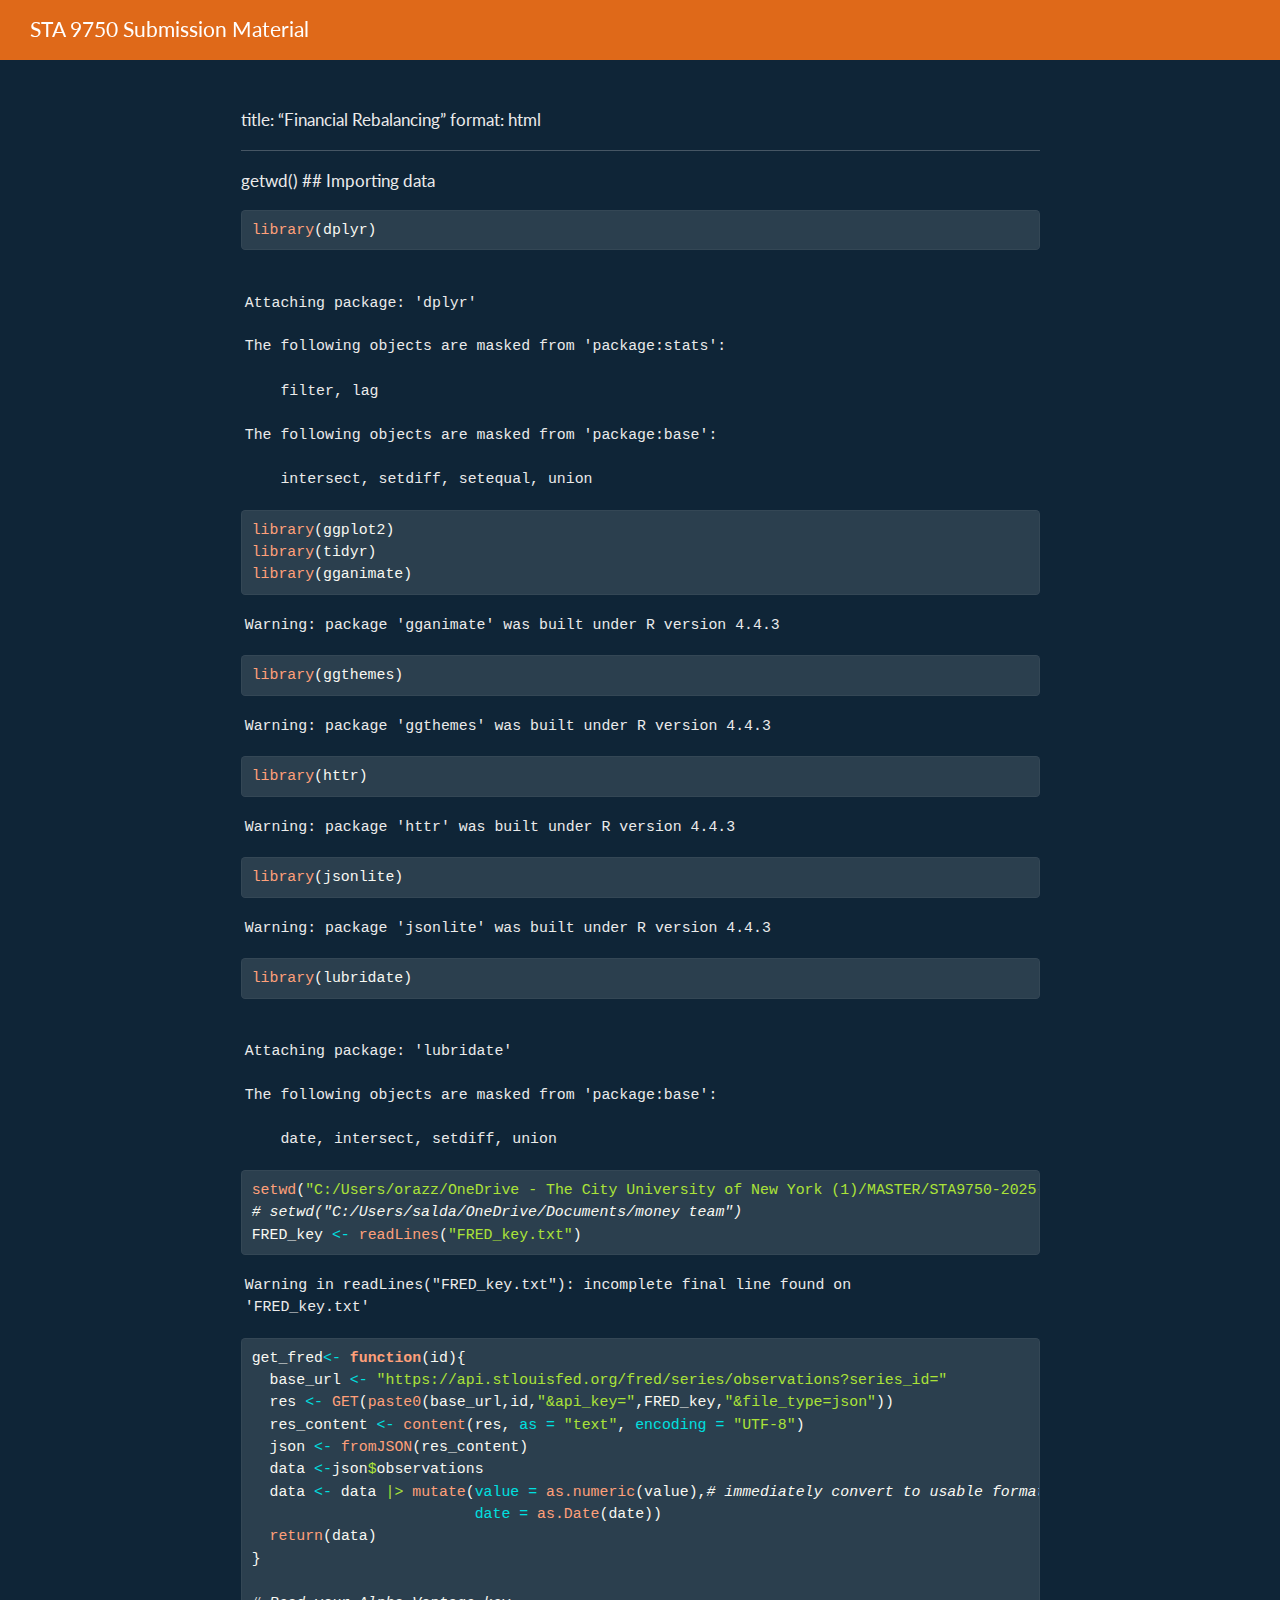
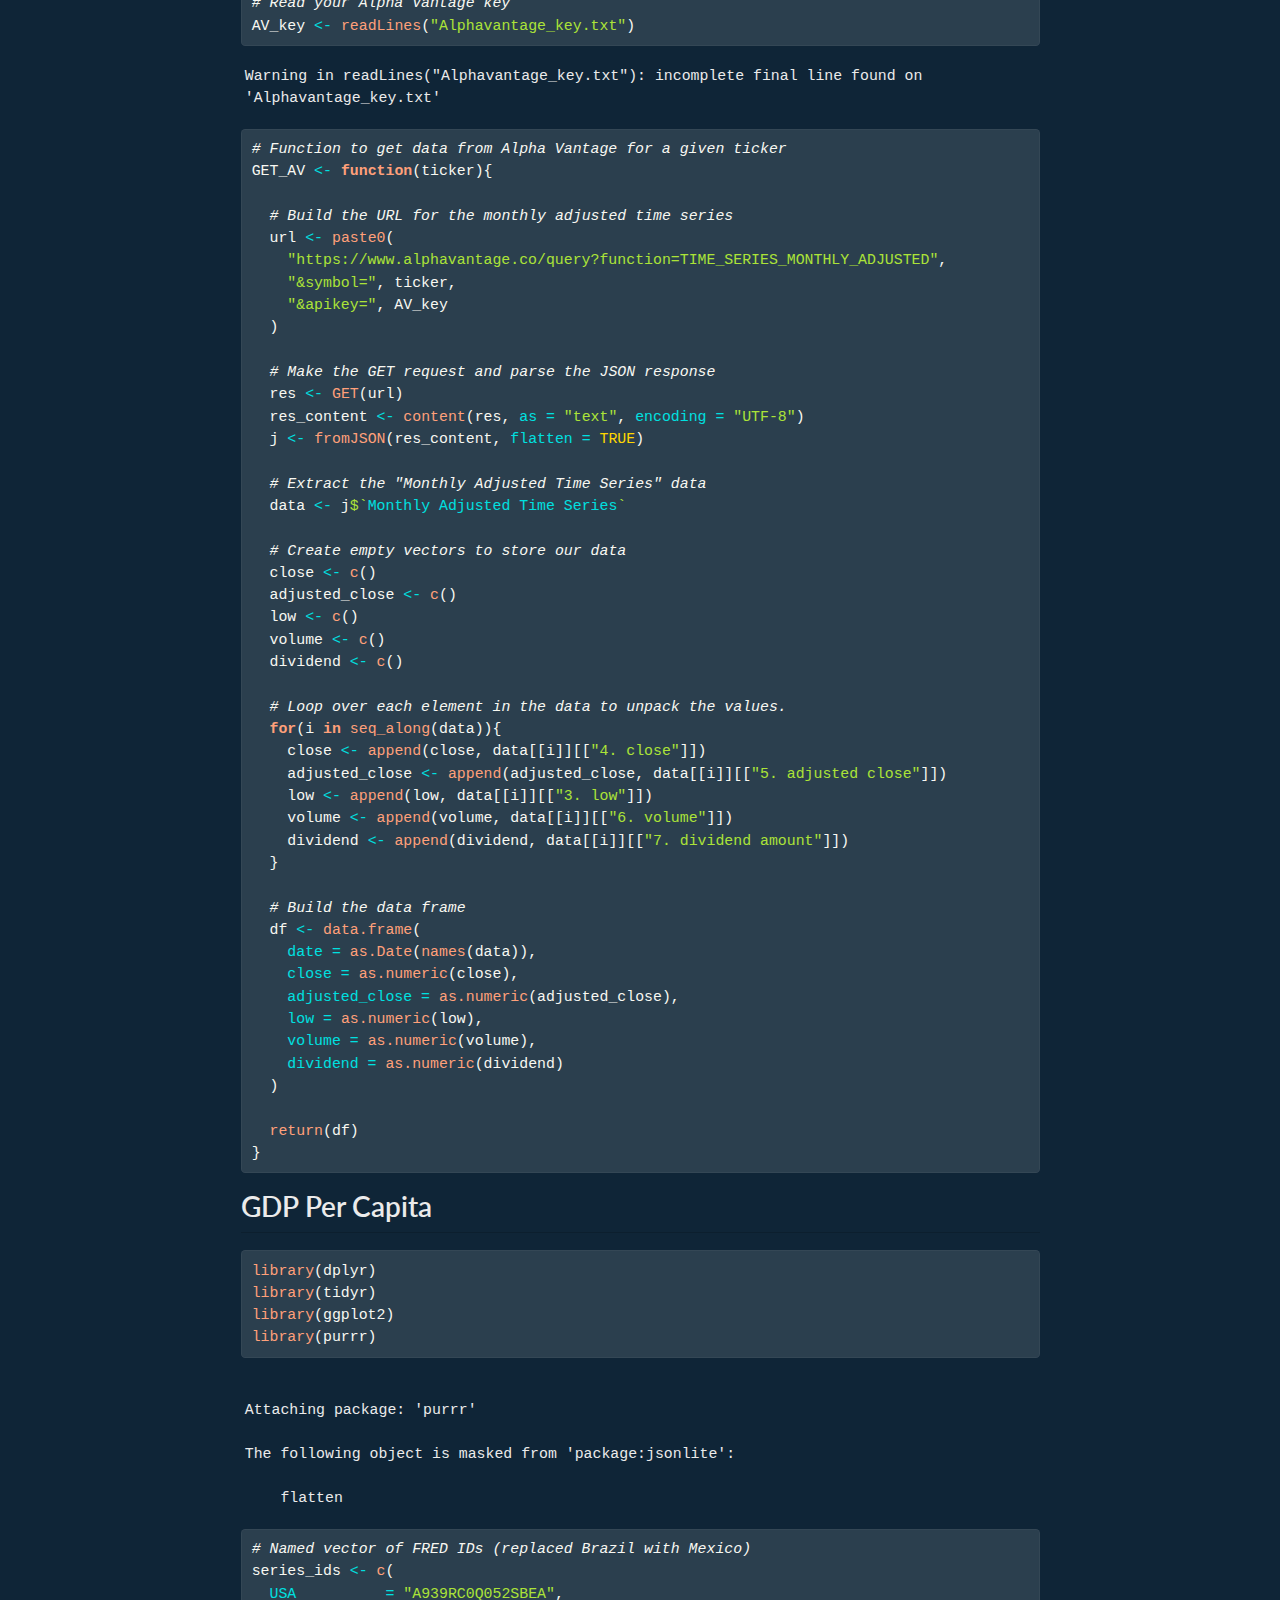
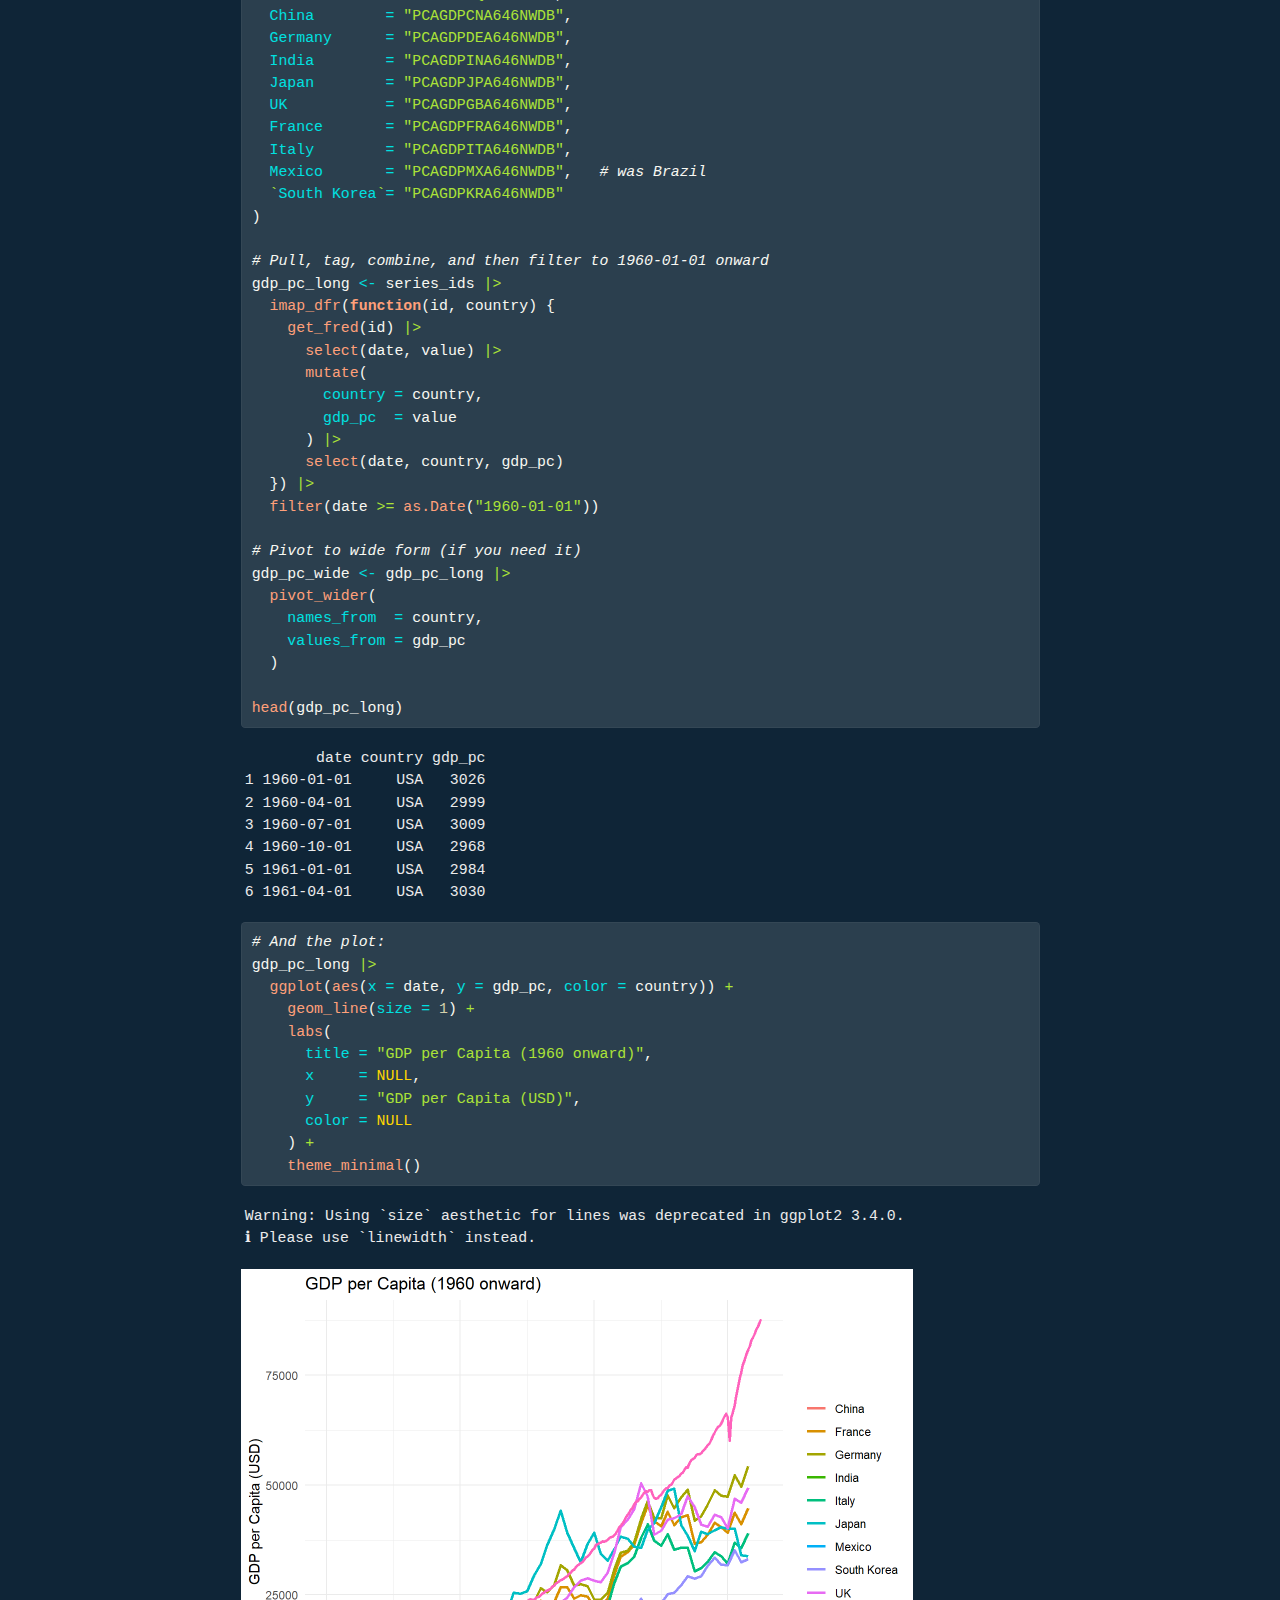
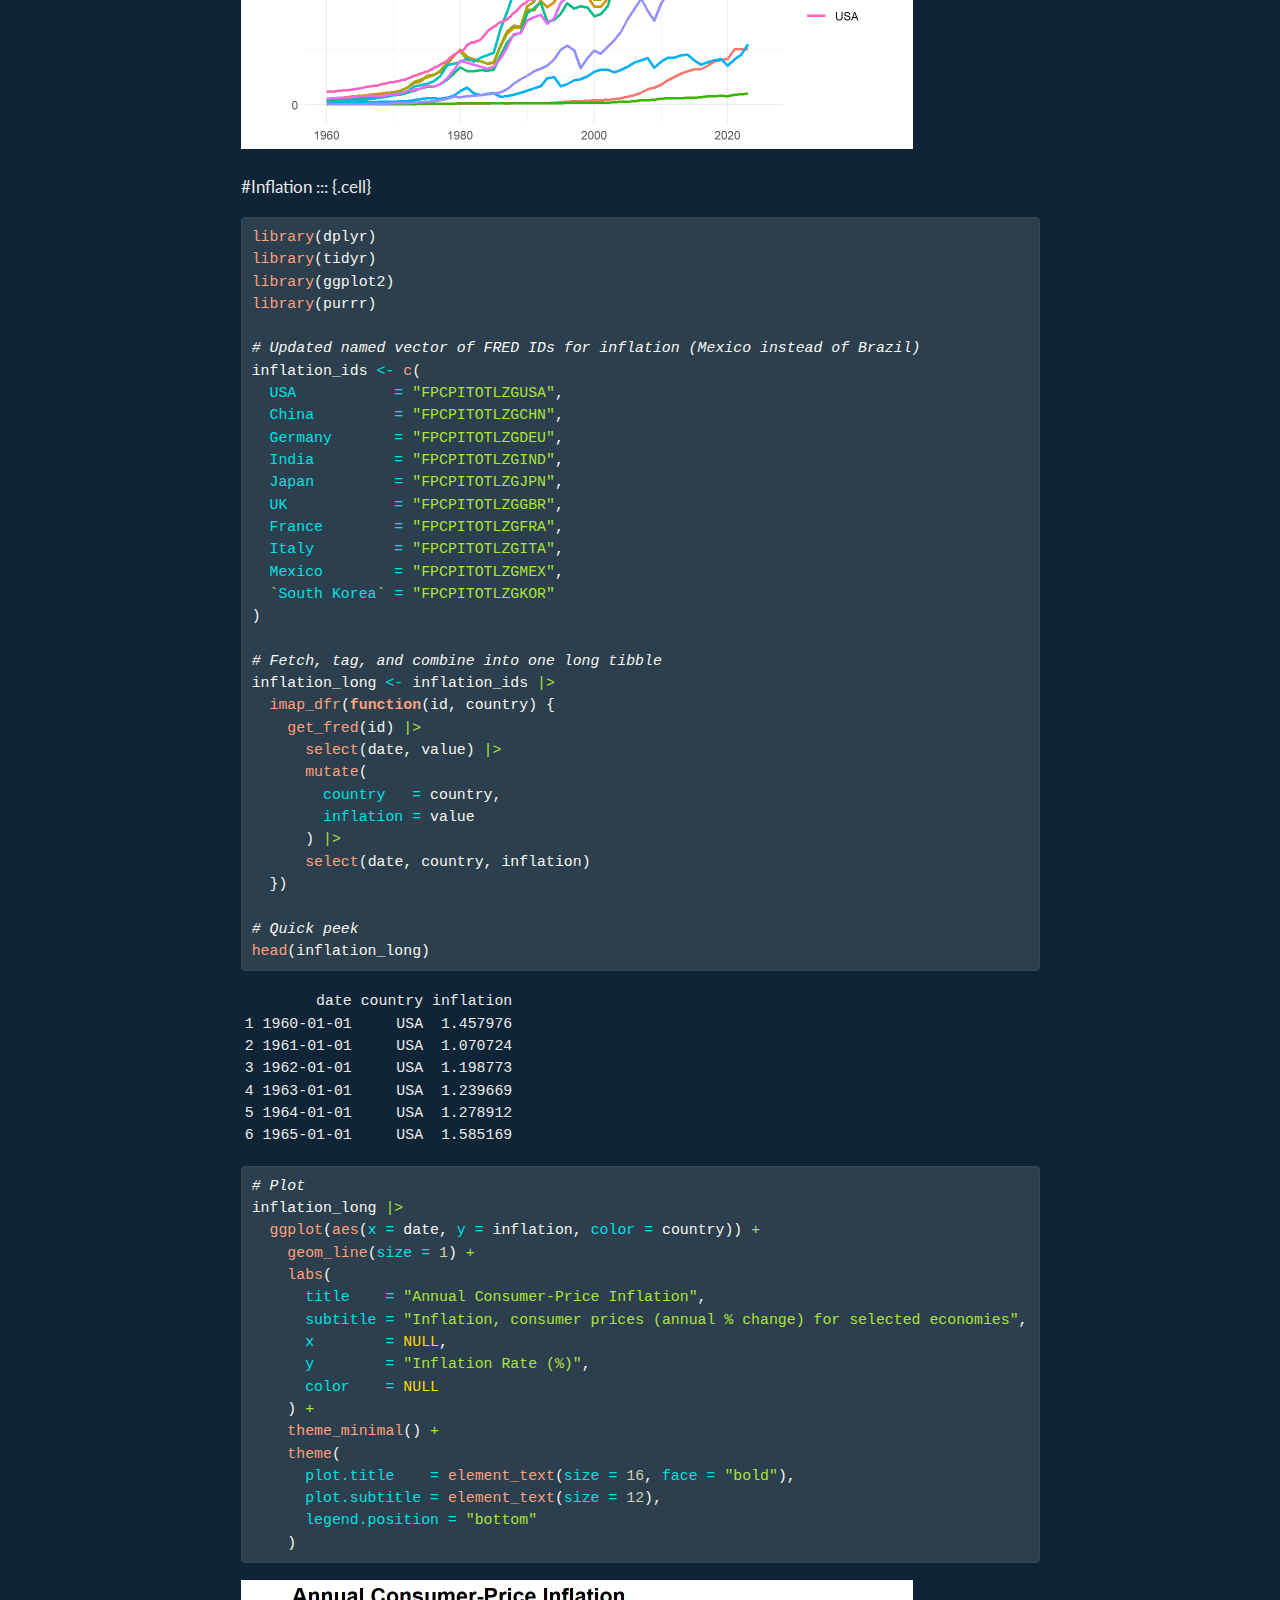
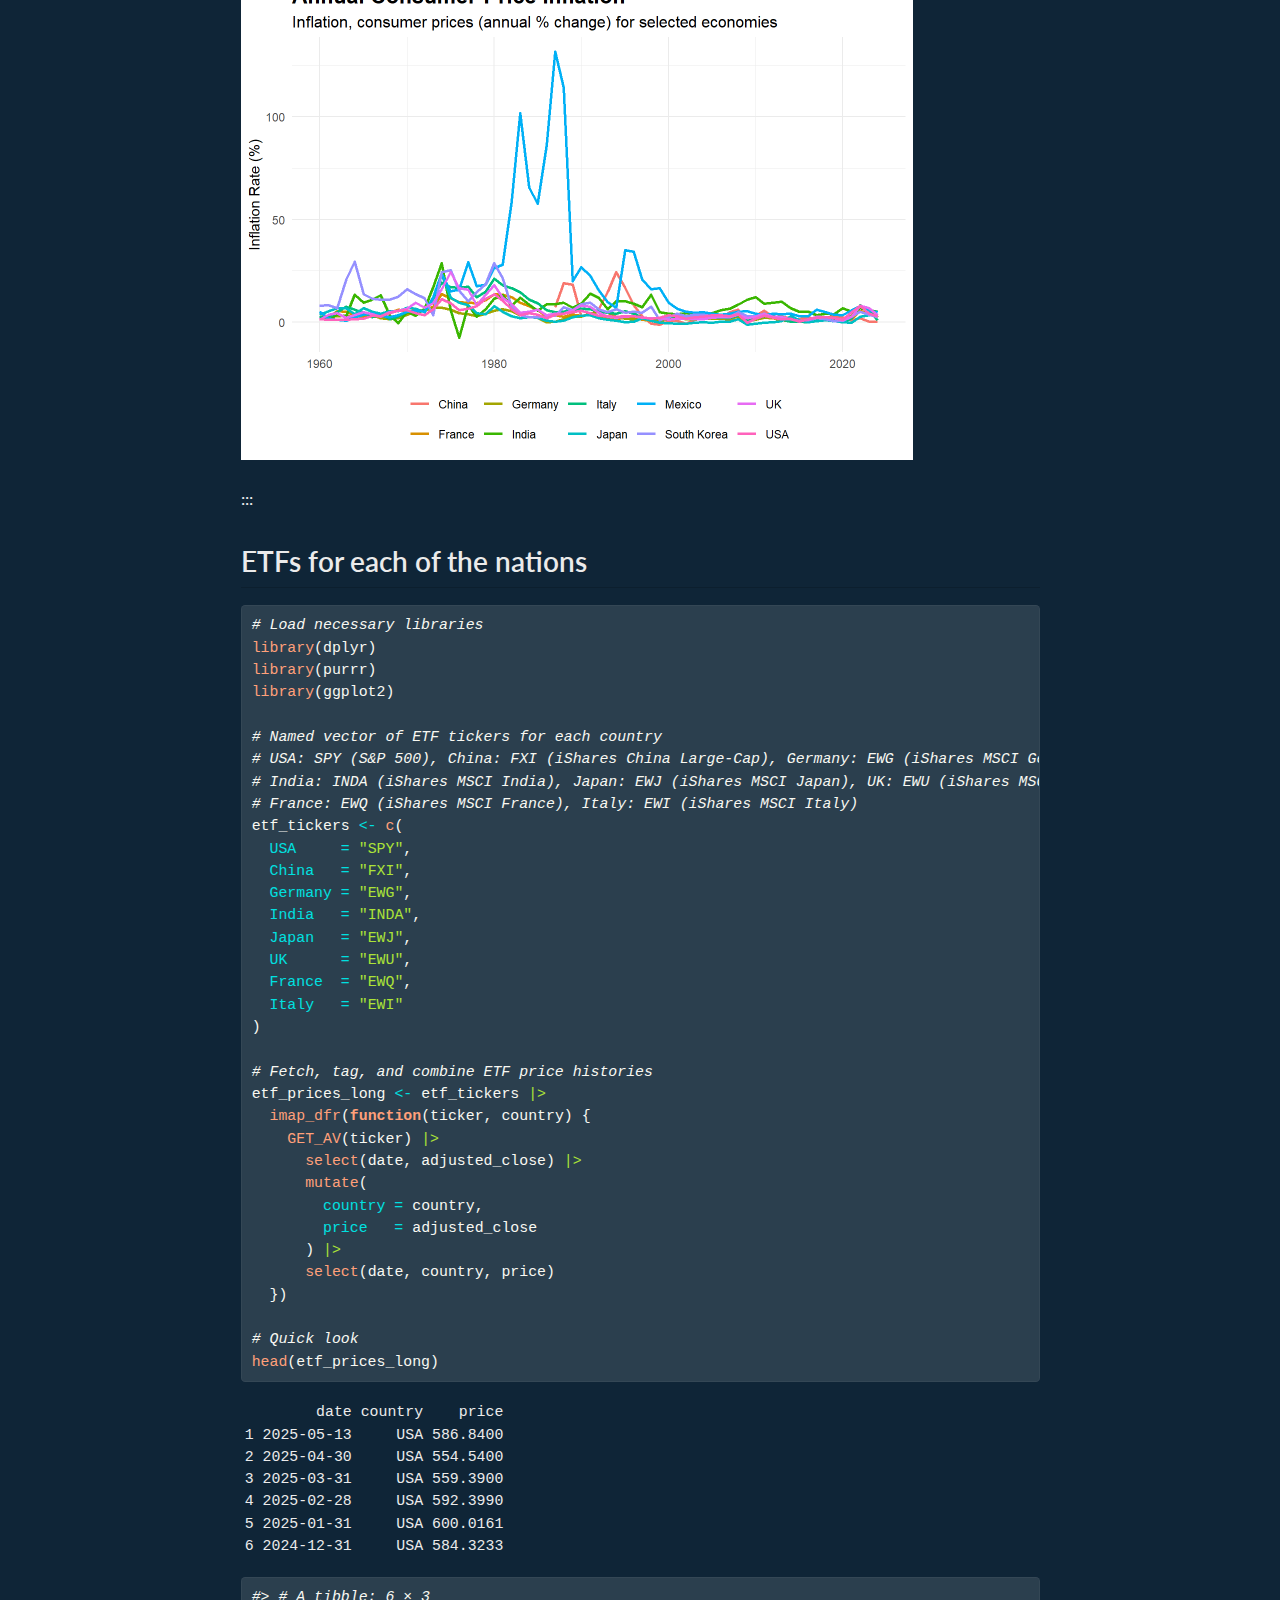
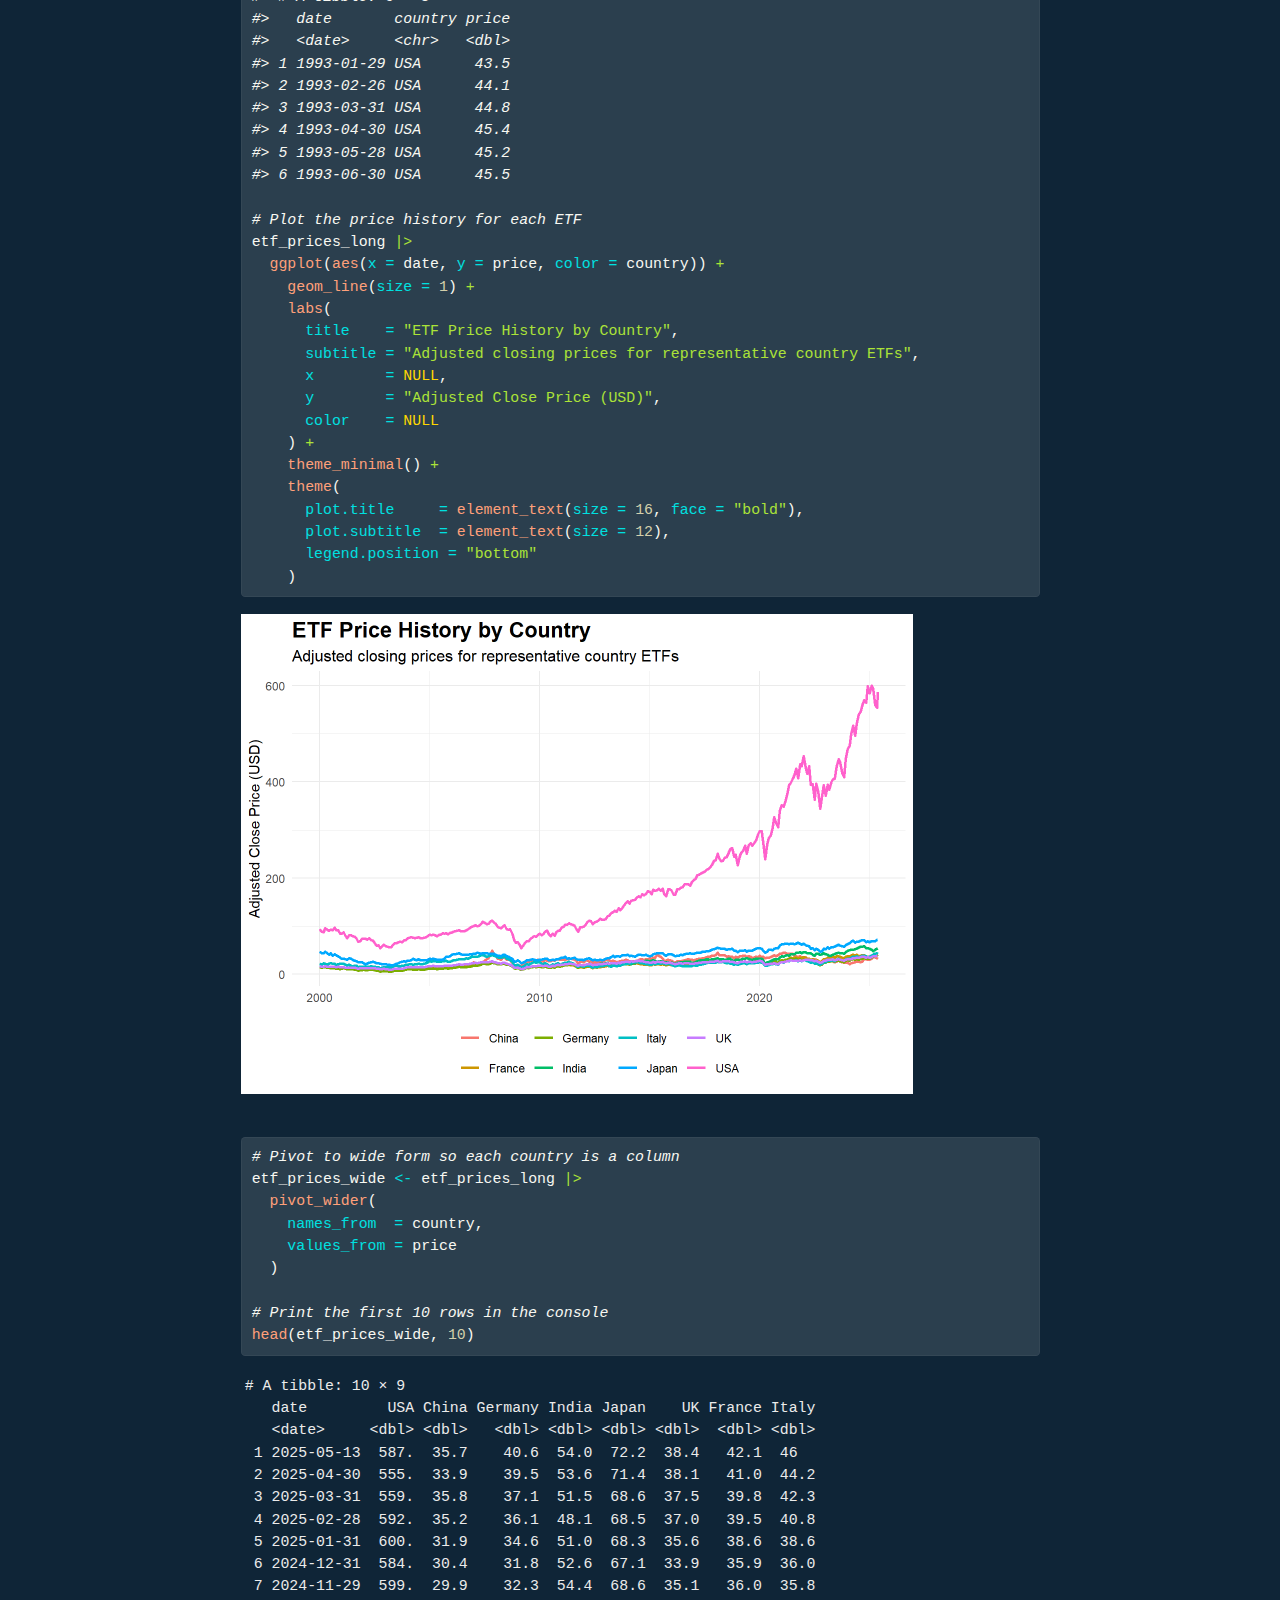
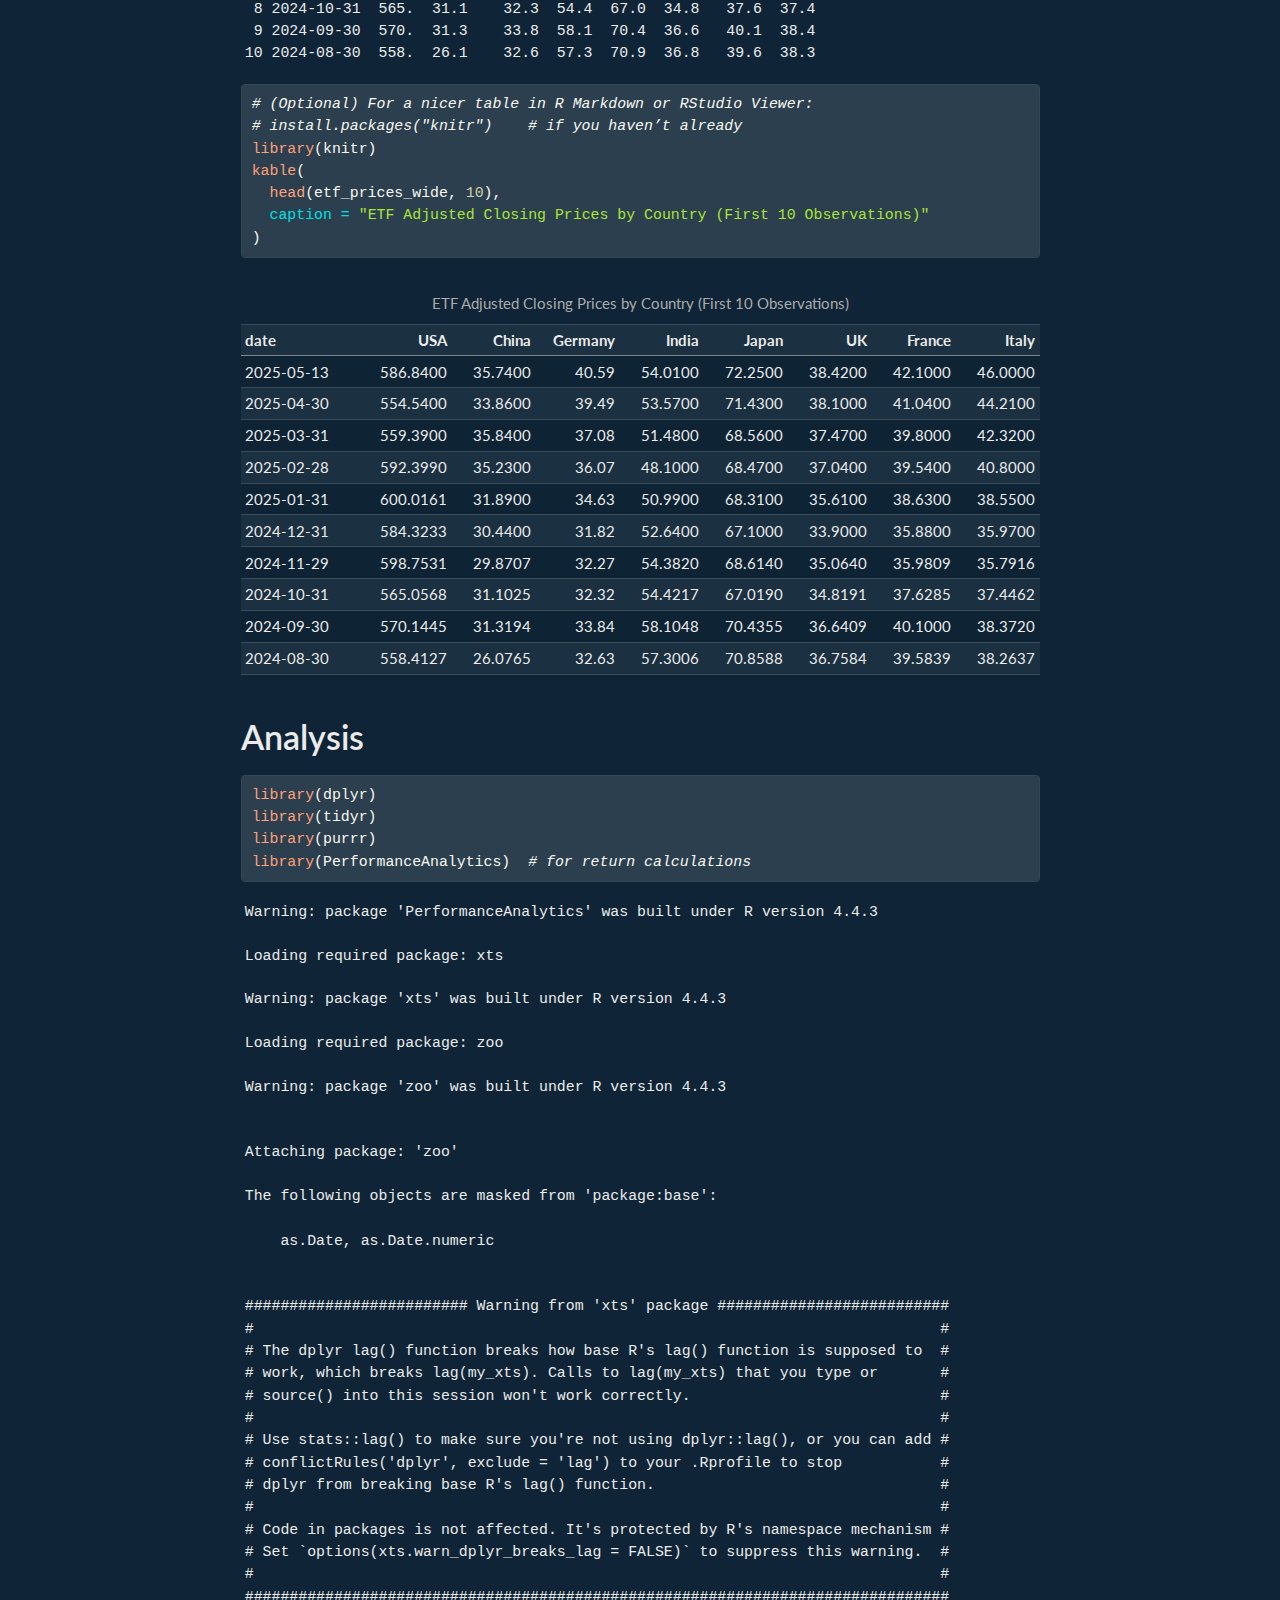
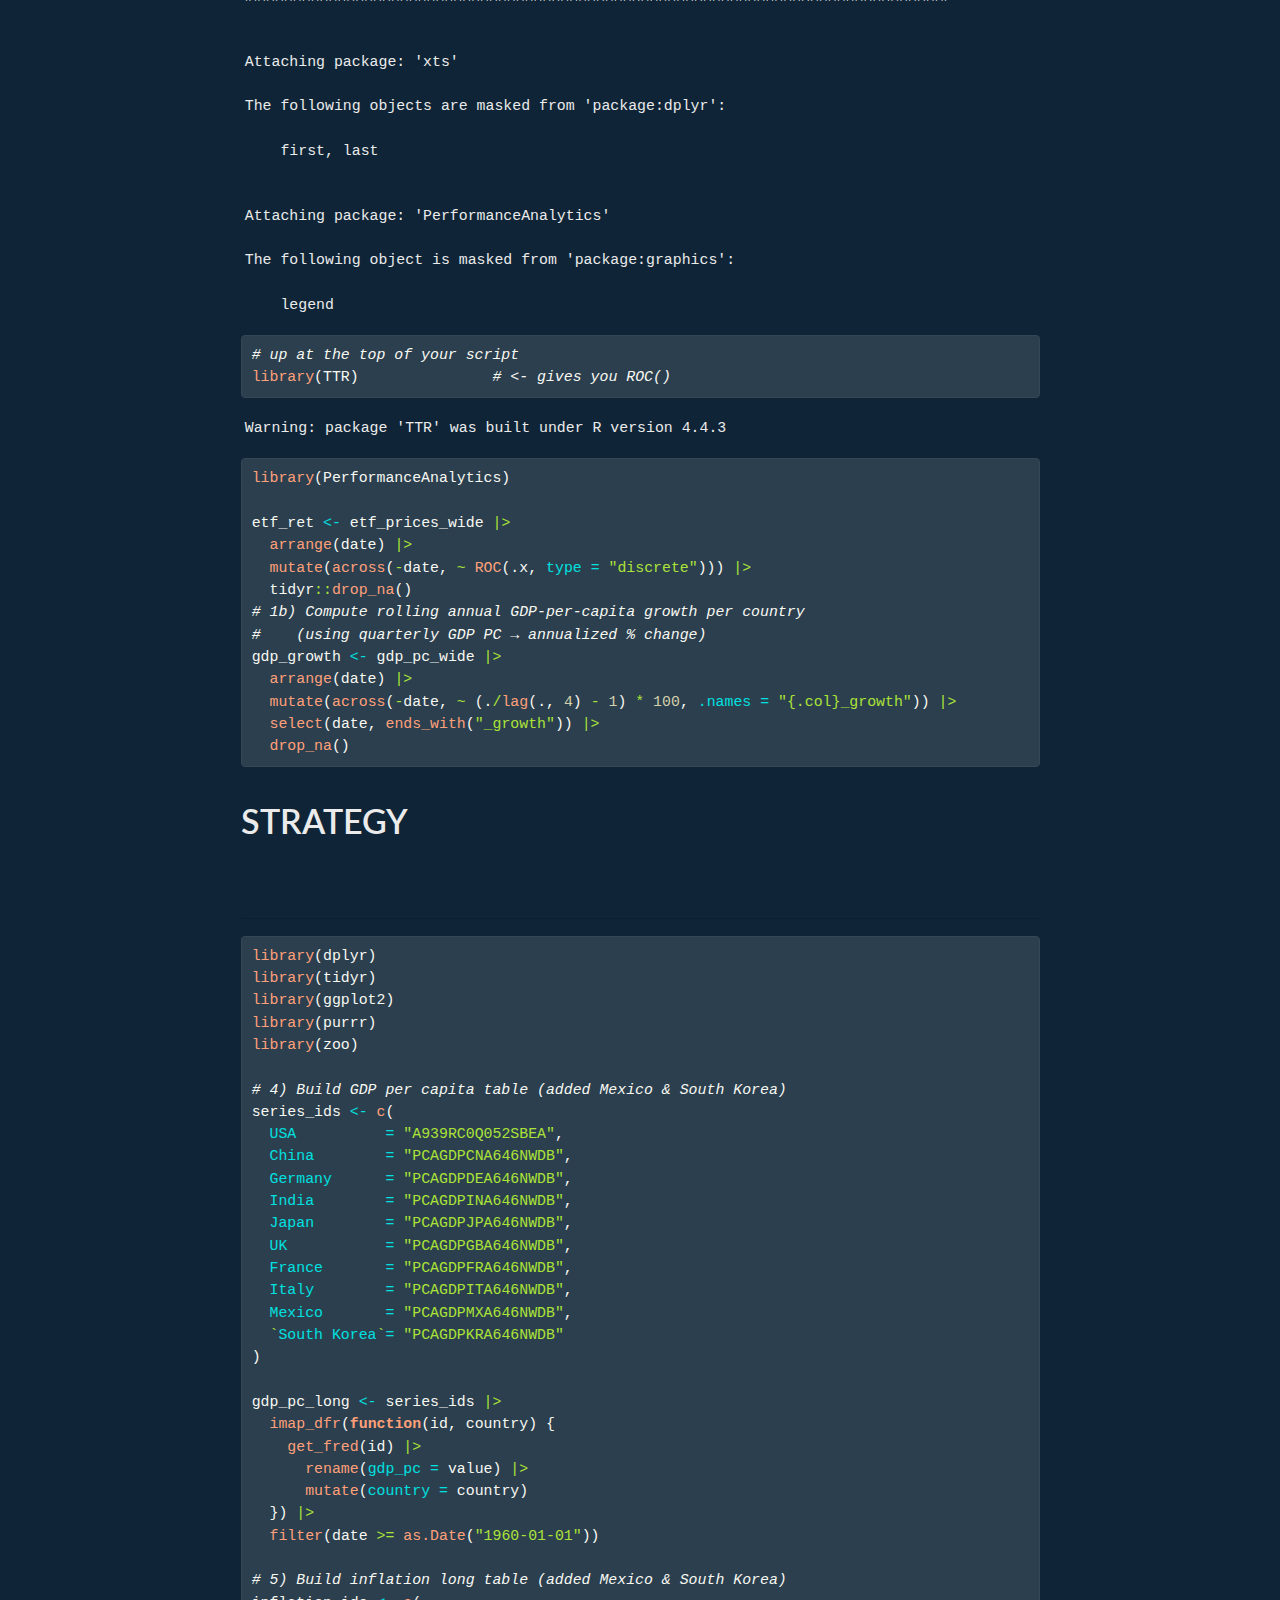
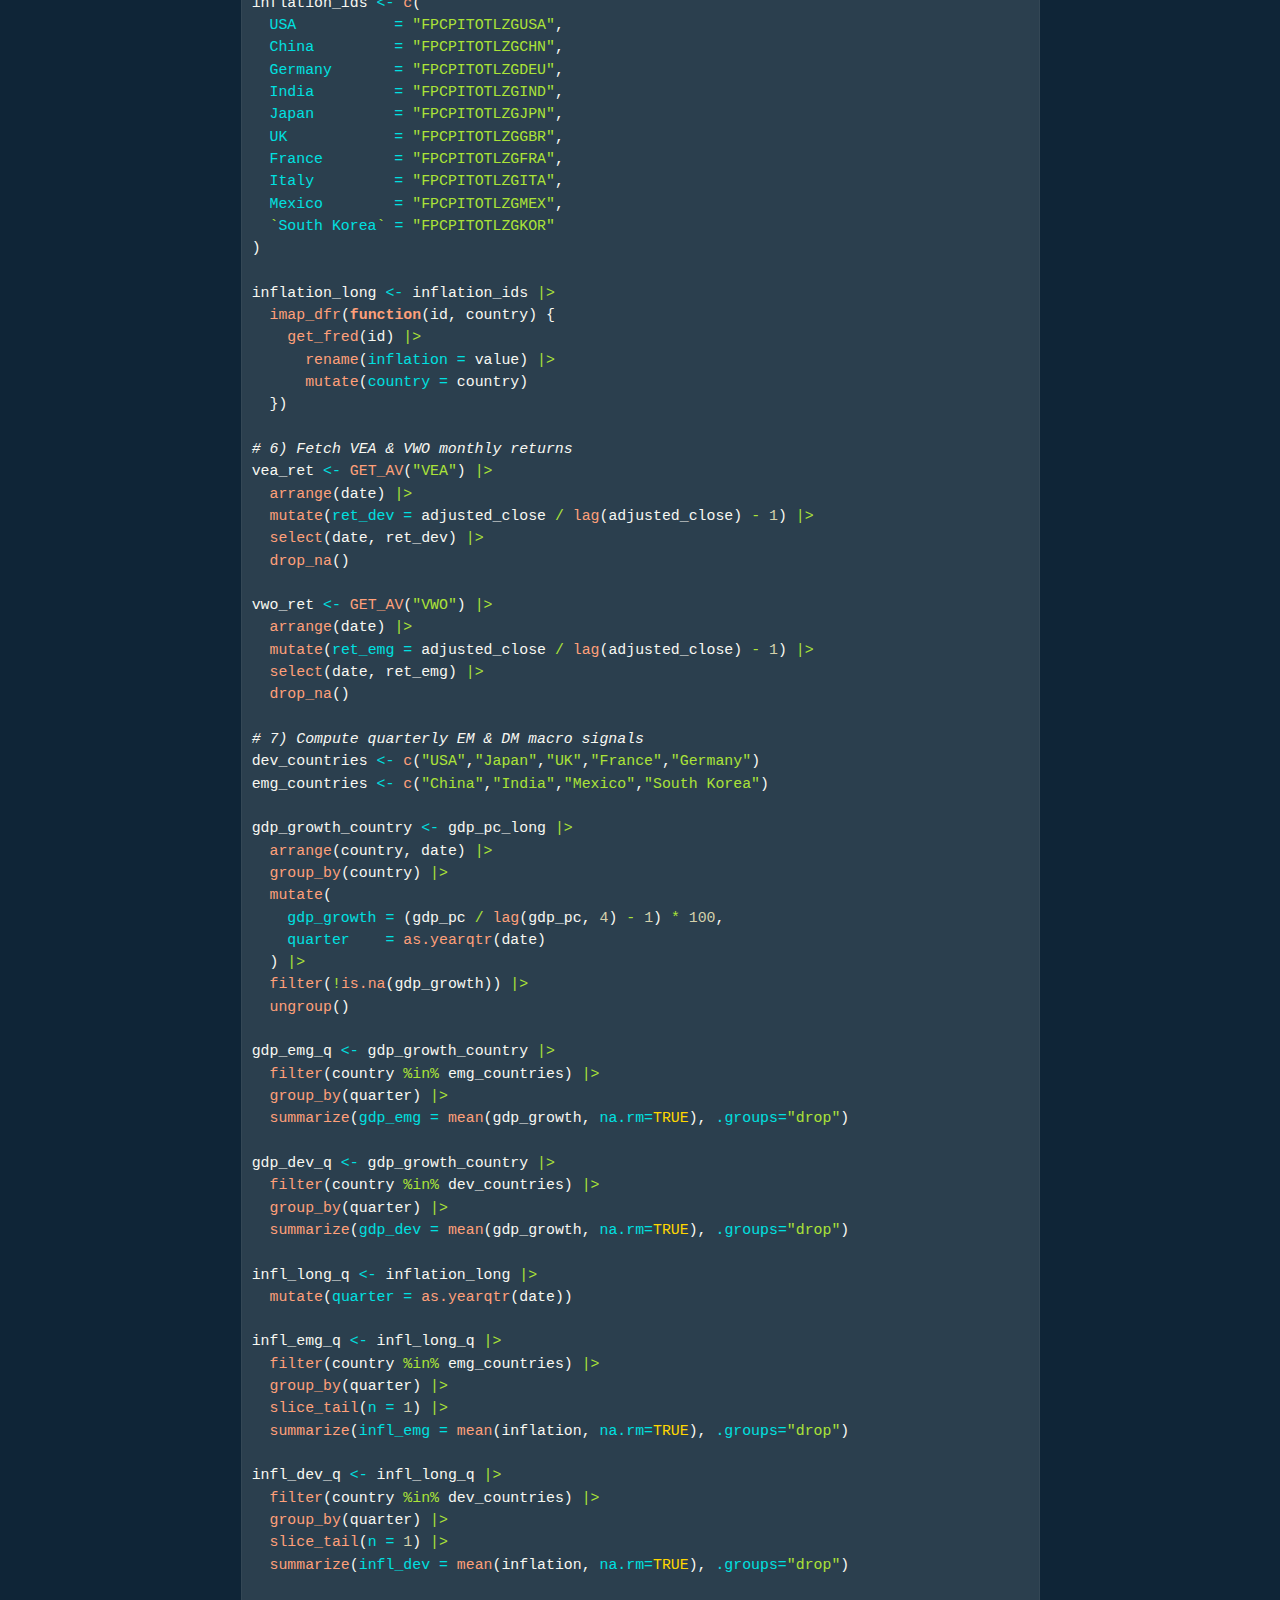
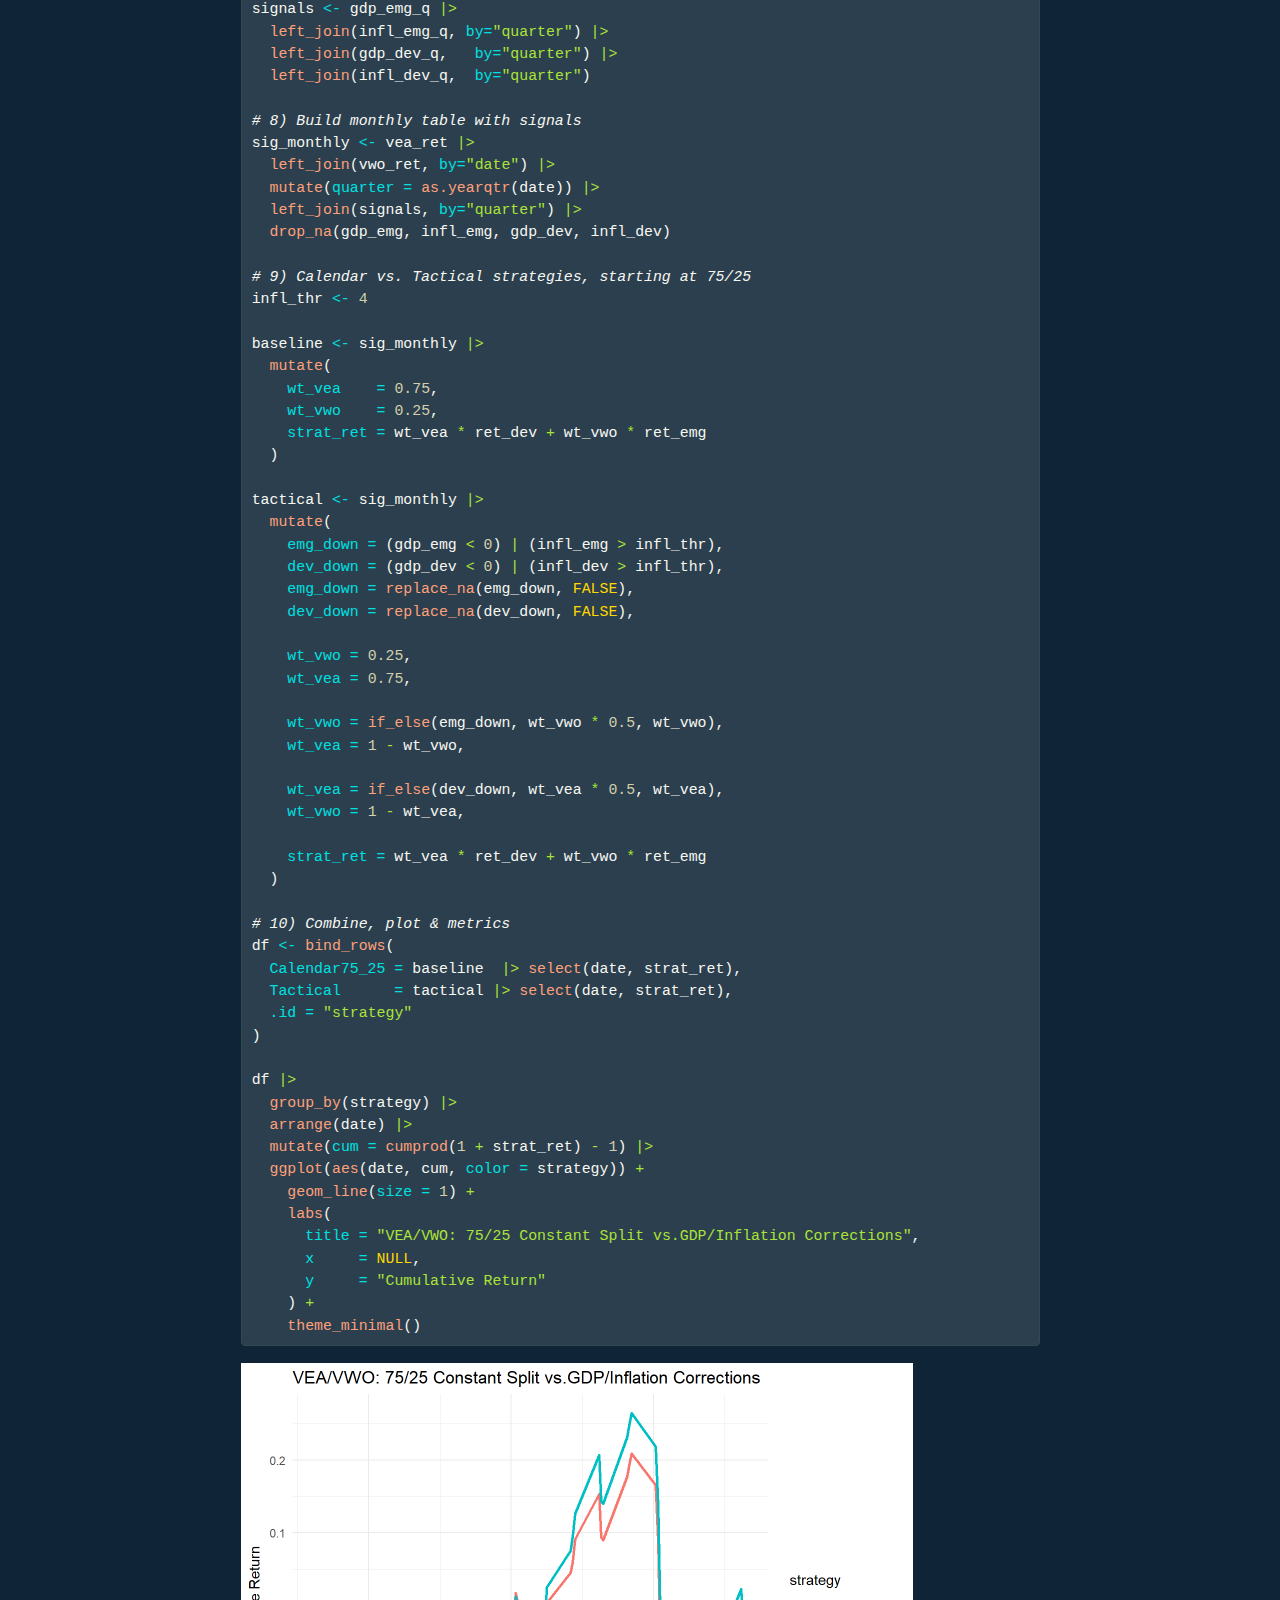
<file: docs/question 2.html>
<!DOCTYPE html>
<html xmlns="http://www.w3.org/1999/xhtml" lang="en" xml:lang="en"><head>

<meta charset="utf-8">
<meta name="generator" content="quarto-1.6.40">

<meta name="viewport" content="width=device-width, initial-scale=1.0, user-scalable=yes">


<title>question-2 – STA 9750 Submission Material</title>
<style>
code{white-space: pre-wrap;}
span.smallcaps{font-variant: small-caps;}
div.columns{display: flex; gap: min(4vw, 1.5em);}
div.column{flex: auto; overflow-x: auto;}
div.hanging-indent{margin-left: 1.5em; text-indent: -1.5em;}
ul.task-list{list-style: none;}
ul.task-list li input[type="checkbox"] {
  width: 0.8em;
  margin: 0 0.8em 0.2em -1em; /* quarto-specific, see https://github.com/quarto-dev/quarto-cli/issues/4556 */ 
  vertical-align: middle;
}
/* CSS for syntax highlighting */
pre > code.sourceCode { white-space: pre; position: relative; }
pre > code.sourceCode > span { line-height: 1.25; }
pre > code.sourceCode > span:empty { height: 1.2em; }
.sourceCode { overflow: visible; }
code.sourceCode > span { color: inherit; text-decoration: inherit; }
div.sourceCode { margin: 1em 0; }
pre.sourceCode { margin: 0; }
@media screen {
div.sourceCode { overflow: auto; }
}
@media print {
pre > code.sourceCode { white-space: pre-wrap; }
pre > code.sourceCode > span { display: inline-block; text-indent: -5em; padding-left: 5em; }
}
pre.numberSource code
  { counter-reset: source-line 0; }
pre.numberSource code > span
  { position: relative; left: -4em; counter-increment: source-line; }
pre.numberSource code > span > a:first-child::before
  { content: counter(source-line);
    position: relative; left: -1em; text-align: right; vertical-align: baseline;
    border: none; display: inline-block;
    -webkit-touch-callout: none; -webkit-user-select: none;
    -khtml-user-select: none; -moz-user-select: none;
    -ms-user-select: none; user-select: none;
    padding: 0 4px; width: 4em;
  }
pre.numberSource { margin-left: 3em;  padding-left: 4px; }
div.sourceCode
  {   }
@media screen {
pre > code.sourceCode > span > a:first-child::before { text-decoration: underline; }
}
</style>


<script src="site_libs/quarto-nav/quarto-nav.js"></script>
<script src="site_libs/quarto-nav/headroom.min.js"></script>
<script src="site_libs/clipboard/clipboard.min.js"></script>
<script src="site_libs/quarto-search/autocomplete.umd.js"></script>
<script src="site_libs/quarto-search/fuse.min.js"></script>
<script src="site_libs/quarto-search/quarto-search.js"></script>
<meta name="quarto:offset" content="./">
<script src="site_libs/quarto-html/quarto.js"></script>
<script src="site_libs/quarto-html/popper.min.js"></script>
<script src="site_libs/quarto-html/tippy.umd.min.js"></script>
<script src="site_libs/quarto-html/anchor.min.js"></script>
<link href="site_libs/quarto-html/tippy.css" rel="stylesheet">
<link href="site_libs/quarto-html/quarto-syntax-highlighting-dark-8ea72dc5fed832574809a9c94082fbbb.css" rel="stylesheet" id="quarto-text-highlighting-styles">
<script src="site_libs/bootstrap/bootstrap.min.js"></script>
<link href="site_libs/bootstrap/bootstrap-icons.css" rel="stylesheet">
<link href="site_libs/bootstrap/bootstrap-4418bf51ef03b784a8a869d6bbfa3ff6.min.css" rel="stylesheet" append-hash="true" id="quarto-bootstrap" data-mode="dark">
<script id="quarto-search-options" type="application/json">{
  "location": "navbar",
  "copy-button": false,
  "collapse-after": 3,
  "panel-placement": "end",
  "type": "overlay",
  "limit": 50,
  "keyboard-shortcut": [
    "f",
    "/",
    "s"
  ],
  "show-item-context": false,
  "language": {
    "search-no-results-text": "No results",
    "search-matching-documents-text": "matching documents",
    "search-copy-link-title": "Copy link to search",
    "search-hide-matches-text": "Hide additional matches",
    "search-more-match-text": "more match in this document",
    "search-more-matches-text": "more matches in this document",
    "search-clear-button-title": "Clear",
    "search-text-placeholder": "",
    "search-detached-cancel-button-title": "Cancel",
    "search-submit-button-title": "Submit",
    "search-label": "Search"
  }
}</script>


</head>

<body class="nav-fixed fullcontent">

<div id="quarto-search-results"></div>
  <header id="quarto-header" class="headroom fixed-top">
    <nav class="navbar navbar-expand-lg " data-bs-theme="dark">
      <div class="navbar-container container-fluid">
      <div class="navbar-brand-container mx-auto">
    <a class="navbar-brand" href="./index.html">
    <span class="navbar-title">STA 9750 Submission Material</span>
    </a>
  </div>
        <div class="quarto-navbar-tools tools-end">
</div>
      </div> <!-- /container-fluid -->
    </nav>
</header>
<!-- content -->
<div id="quarto-content" class="quarto-container page-columns page-rows-contents page-layout-article page-navbar">
<!-- sidebar -->
<!-- margin-sidebar -->
    
<!-- main -->
<main class="content" id="quarto-document-content"><header id="title-block-header" class="quarto-title-block"></header>




<p>title: “Financial Rebalancing” format: html</p>
<hr>
<p>getwd() ## Importing data</p>
<div class="cell">
<div class="sourceCode cell-code" id="cb1"><pre class="sourceCode r code-with-copy"><code class="sourceCode r"><span id="cb1-1"><a href="#cb1-1" aria-hidden="true" tabindex="-1"></a><span class="fu">library</span>(dplyr)</span></code><button title="Copy to Clipboard" class="code-copy-button"><i class="bi"></i></button></pre></div>
<div class="cell-output cell-output-stderr">
<pre><code>
Attaching package: 'dplyr'</code></pre>
</div>
<div class="cell-output cell-output-stderr">
<pre><code>The following objects are masked from 'package:stats':

    filter, lag</code></pre>
</div>
<div class="cell-output cell-output-stderr">
<pre><code>The following objects are masked from 'package:base':

    intersect, setdiff, setequal, union</code></pre>
</div>
<div class="sourceCode cell-code" id="cb5"><pre class="sourceCode r code-with-copy"><code class="sourceCode r"><span id="cb5-1"><a href="#cb5-1" aria-hidden="true" tabindex="-1"></a><span class="fu">library</span>(ggplot2)</span>
<span id="cb5-2"><a href="#cb5-2" aria-hidden="true" tabindex="-1"></a><span class="fu">library</span>(tidyr)</span>
<span id="cb5-3"><a href="#cb5-3" aria-hidden="true" tabindex="-1"></a><span class="fu">library</span>(gganimate)</span></code><button title="Copy to Clipboard" class="code-copy-button"><i class="bi"></i></button></pre></div>
<div class="cell-output cell-output-stderr">
<pre><code>Warning: package 'gganimate' was built under R version 4.4.3</code></pre>
</div>
<div class="sourceCode cell-code" id="cb7"><pre class="sourceCode r code-with-copy"><code class="sourceCode r"><span id="cb7-1"><a href="#cb7-1" aria-hidden="true" tabindex="-1"></a><span class="fu">library</span>(ggthemes)</span></code><button title="Copy to Clipboard" class="code-copy-button"><i class="bi"></i></button></pre></div>
<div class="cell-output cell-output-stderr">
<pre><code>Warning: package 'ggthemes' was built under R version 4.4.3</code></pre>
</div>
<div class="sourceCode cell-code" id="cb9"><pre class="sourceCode r code-with-copy"><code class="sourceCode r"><span id="cb9-1"><a href="#cb9-1" aria-hidden="true" tabindex="-1"></a><span class="fu">library</span>(httr)</span></code><button title="Copy to Clipboard" class="code-copy-button"><i class="bi"></i></button></pre></div>
<div class="cell-output cell-output-stderr">
<pre><code>Warning: package 'httr' was built under R version 4.4.3</code></pre>
</div>
<div class="sourceCode cell-code" id="cb11"><pre class="sourceCode r code-with-copy"><code class="sourceCode r"><span id="cb11-1"><a href="#cb11-1" aria-hidden="true" tabindex="-1"></a><span class="fu">library</span>(jsonlite)</span></code><button title="Copy to Clipboard" class="code-copy-button"><i class="bi"></i></button></pre></div>
<div class="cell-output cell-output-stderr">
<pre><code>Warning: package 'jsonlite' was built under R version 4.4.3</code></pre>
</div>
<div class="sourceCode cell-code" id="cb13"><pre class="sourceCode r code-with-copy"><code class="sourceCode r"><span id="cb13-1"><a href="#cb13-1" aria-hidden="true" tabindex="-1"></a><span class="fu">library</span>(lubridate)</span></code><button title="Copy to Clipboard" class="code-copy-button"><i class="bi"></i></button></pre></div>
<div class="cell-output cell-output-stderr">
<pre><code>
Attaching package: 'lubridate'</code></pre>
</div>
<div class="cell-output cell-output-stderr">
<pre><code>The following objects are masked from 'package:base':

    date, intersect, setdiff, union</code></pre>
</div>
<div class="sourceCode cell-code" id="cb16"><pre class="sourceCode r code-with-copy"><code class="sourceCode r"><span id="cb16-1"><a href="#cb16-1" aria-hidden="true" tabindex="-1"></a><span class="fu">setwd</span>(<span class="st">"C:/Users/orazz/OneDrive - The City University of New York (1)/MASTER/STA9750-2025-SPRING"</span>)</span>
<span id="cb16-2"><a href="#cb16-2" aria-hidden="true" tabindex="-1"></a><span class="co"># setwd("C:/Users/salda/OneDrive/Documents/money team")</span></span>
<span id="cb16-3"><a href="#cb16-3" aria-hidden="true" tabindex="-1"></a>FRED_key <span class="ot">&lt;-</span> <span class="fu">readLines</span>(<span class="st">"FRED_key.txt"</span>)</span></code><button title="Copy to Clipboard" class="code-copy-button"><i class="bi"></i></button></pre></div>
<div class="cell-output cell-output-stderr">
<pre><code>Warning in readLines("FRED_key.txt"): incomplete final line found on
'FRED_key.txt'</code></pre>
</div>
<div class="sourceCode cell-code" id="cb18"><pre class="sourceCode r code-with-copy"><code class="sourceCode r"><span id="cb18-1"><a href="#cb18-1" aria-hidden="true" tabindex="-1"></a>get_fred<span class="ot">&lt;-</span> <span class="cf">function</span>(id){</span>
<span id="cb18-2"><a href="#cb18-2" aria-hidden="true" tabindex="-1"></a>  base_url <span class="ot">&lt;-</span> <span class="st">"https://api.stlouisfed.org/fred/series/observations?series_id="</span></span>
<span id="cb18-3"><a href="#cb18-3" aria-hidden="true" tabindex="-1"></a>  res <span class="ot">&lt;-</span> <span class="fu">GET</span>(<span class="fu">paste0</span>(base_url,id,<span class="st">"&amp;api_key="</span>,FRED_key,<span class="st">"&amp;file_type=json"</span>))</span>
<span id="cb18-4"><a href="#cb18-4" aria-hidden="true" tabindex="-1"></a>  res_content <span class="ot">&lt;-</span> <span class="fu">content</span>(res, <span class="at">as =</span> <span class="st">"text"</span>, <span class="at">encoding =</span> <span class="st">"UTF-8"</span>)</span>
<span id="cb18-5"><a href="#cb18-5" aria-hidden="true" tabindex="-1"></a>  json <span class="ot">&lt;-</span> <span class="fu">fromJSON</span>(res_content)</span>
<span id="cb18-6"><a href="#cb18-6" aria-hidden="true" tabindex="-1"></a>  data <span class="ot">&lt;-</span>json<span class="sc">$</span>observations</span>
<span id="cb18-7"><a href="#cb18-7" aria-hidden="true" tabindex="-1"></a>  data <span class="ot">&lt;-</span> data <span class="sc">|&gt;</span> <span class="fu">mutate</span>(<span class="at">value =</span> <span class="fu">as.numeric</span>(value),<span class="co"># immediately convert to usable format</span></span>
<span id="cb18-8"><a href="#cb18-8" aria-hidden="true" tabindex="-1"></a>                         <span class="at">date =</span> <span class="fu">as.Date</span>(date))</span>
<span id="cb18-9"><a href="#cb18-9" aria-hidden="true" tabindex="-1"></a>  <span class="fu">return</span>(data)</span>
<span id="cb18-10"><a href="#cb18-10" aria-hidden="true" tabindex="-1"></a>}</span>
<span id="cb18-11"><a href="#cb18-11" aria-hidden="true" tabindex="-1"></a></span>
<span id="cb18-12"><a href="#cb18-12" aria-hidden="true" tabindex="-1"></a><span class="co"># Read your Alpha Vantage key</span></span>
<span id="cb18-13"><a href="#cb18-13" aria-hidden="true" tabindex="-1"></a>AV_key <span class="ot">&lt;-</span> <span class="fu">readLines</span>(<span class="st">"Alphavantage_key.txt"</span>)</span></code><button title="Copy to Clipboard" class="code-copy-button"><i class="bi"></i></button></pre></div>
<div class="cell-output cell-output-stderr">
<pre><code>Warning in readLines("Alphavantage_key.txt"): incomplete final line found on
'Alphavantage_key.txt'</code></pre>
</div>
<div class="sourceCode cell-code" id="cb20"><pre class="sourceCode r code-with-copy"><code class="sourceCode r"><span id="cb20-1"><a href="#cb20-1" aria-hidden="true" tabindex="-1"></a><span class="co"># Function to get data from Alpha Vantage for a given ticker</span></span>
<span id="cb20-2"><a href="#cb20-2" aria-hidden="true" tabindex="-1"></a>GET_AV <span class="ot">&lt;-</span> <span class="cf">function</span>(ticker){</span>
<span id="cb20-3"><a href="#cb20-3" aria-hidden="true" tabindex="-1"></a>  </span>
<span id="cb20-4"><a href="#cb20-4" aria-hidden="true" tabindex="-1"></a>  <span class="co"># Build the URL for the monthly adjusted time series</span></span>
<span id="cb20-5"><a href="#cb20-5" aria-hidden="true" tabindex="-1"></a>  url <span class="ot">&lt;-</span> <span class="fu">paste0</span>(</span>
<span id="cb20-6"><a href="#cb20-6" aria-hidden="true" tabindex="-1"></a>    <span class="st">"https://www.alphavantage.co/query?function=TIME_SERIES_MONTHLY_ADJUSTED"</span>,</span>
<span id="cb20-7"><a href="#cb20-7" aria-hidden="true" tabindex="-1"></a>    <span class="st">"&amp;symbol="</span>, ticker,</span>
<span id="cb20-8"><a href="#cb20-8" aria-hidden="true" tabindex="-1"></a>    <span class="st">"&amp;apikey="</span>, AV_key</span>
<span id="cb20-9"><a href="#cb20-9" aria-hidden="true" tabindex="-1"></a>  )</span>
<span id="cb20-10"><a href="#cb20-10" aria-hidden="true" tabindex="-1"></a>  </span>
<span id="cb20-11"><a href="#cb20-11" aria-hidden="true" tabindex="-1"></a>  <span class="co"># Make the GET request and parse the JSON response</span></span>
<span id="cb20-12"><a href="#cb20-12" aria-hidden="true" tabindex="-1"></a>  res <span class="ot">&lt;-</span> <span class="fu">GET</span>(url)</span>
<span id="cb20-13"><a href="#cb20-13" aria-hidden="true" tabindex="-1"></a>  res_content <span class="ot">&lt;-</span> <span class="fu">content</span>(res, <span class="at">as =</span> <span class="st">"text"</span>, <span class="at">encoding =</span> <span class="st">"UTF-8"</span>)</span>
<span id="cb20-14"><a href="#cb20-14" aria-hidden="true" tabindex="-1"></a>  j <span class="ot">&lt;-</span> <span class="fu">fromJSON</span>(res_content, <span class="at">flatten =</span> <span class="cn">TRUE</span>)</span>
<span id="cb20-15"><a href="#cb20-15" aria-hidden="true" tabindex="-1"></a>  </span>
<span id="cb20-16"><a href="#cb20-16" aria-hidden="true" tabindex="-1"></a>  <span class="co"># Extract the "Monthly Adjusted Time Series" data</span></span>
<span id="cb20-17"><a href="#cb20-17" aria-hidden="true" tabindex="-1"></a>  data <span class="ot">&lt;-</span> j<span class="sc">$</span><span class="st">`</span><span class="at">Monthly Adjusted Time Series</span><span class="st">`</span></span>
<span id="cb20-18"><a href="#cb20-18" aria-hidden="true" tabindex="-1"></a>  </span>
<span id="cb20-19"><a href="#cb20-19" aria-hidden="true" tabindex="-1"></a>  <span class="co"># Create empty vectors to store our data</span></span>
<span id="cb20-20"><a href="#cb20-20" aria-hidden="true" tabindex="-1"></a>  close <span class="ot">&lt;-</span> <span class="fu">c</span>()</span>
<span id="cb20-21"><a href="#cb20-21" aria-hidden="true" tabindex="-1"></a>  adjusted_close <span class="ot">&lt;-</span> <span class="fu">c</span>()</span>
<span id="cb20-22"><a href="#cb20-22" aria-hidden="true" tabindex="-1"></a>  low <span class="ot">&lt;-</span> <span class="fu">c</span>()</span>
<span id="cb20-23"><a href="#cb20-23" aria-hidden="true" tabindex="-1"></a>  volume <span class="ot">&lt;-</span> <span class="fu">c</span>()</span>
<span id="cb20-24"><a href="#cb20-24" aria-hidden="true" tabindex="-1"></a>  dividend <span class="ot">&lt;-</span> <span class="fu">c</span>()</span>
<span id="cb20-25"><a href="#cb20-25" aria-hidden="true" tabindex="-1"></a>  </span>
<span id="cb20-26"><a href="#cb20-26" aria-hidden="true" tabindex="-1"></a>  <span class="co"># Loop over each element in the data to unpack the values.</span></span>
<span id="cb20-27"><a href="#cb20-27" aria-hidden="true" tabindex="-1"></a>  <span class="cf">for</span>(i <span class="cf">in</span> <span class="fu">seq_along</span>(data)){</span>
<span id="cb20-28"><a href="#cb20-28" aria-hidden="true" tabindex="-1"></a>    close <span class="ot">&lt;-</span> <span class="fu">append</span>(close, data[[i]][[<span class="st">"4. close"</span>]])</span>
<span id="cb20-29"><a href="#cb20-29" aria-hidden="true" tabindex="-1"></a>    adjusted_close <span class="ot">&lt;-</span> <span class="fu">append</span>(adjusted_close, data[[i]][[<span class="st">"5. adjusted close"</span>]])</span>
<span id="cb20-30"><a href="#cb20-30" aria-hidden="true" tabindex="-1"></a>    low <span class="ot">&lt;-</span> <span class="fu">append</span>(low, data[[i]][[<span class="st">"3. low"</span>]])</span>
<span id="cb20-31"><a href="#cb20-31" aria-hidden="true" tabindex="-1"></a>    volume <span class="ot">&lt;-</span> <span class="fu">append</span>(volume, data[[i]][[<span class="st">"6. volume"</span>]])</span>
<span id="cb20-32"><a href="#cb20-32" aria-hidden="true" tabindex="-1"></a>    dividend <span class="ot">&lt;-</span> <span class="fu">append</span>(dividend, data[[i]][[<span class="st">"7. dividend amount"</span>]])</span>
<span id="cb20-33"><a href="#cb20-33" aria-hidden="true" tabindex="-1"></a>  }</span>
<span id="cb20-34"><a href="#cb20-34" aria-hidden="true" tabindex="-1"></a>  </span>
<span id="cb20-35"><a href="#cb20-35" aria-hidden="true" tabindex="-1"></a>  <span class="co"># Build the data frame</span></span>
<span id="cb20-36"><a href="#cb20-36" aria-hidden="true" tabindex="-1"></a>  df <span class="ot">&lt;-</span> <span class="fu">data.frame</span>(</span>
<span id="cb20-37"><a href="#cb20-37" aria-hidden="true" tabindex="-1"></a>    <span class="at">date =</span> <span class="fu">as.Date</span>(<span class="fu">names</span>(data)),</span>
<span id="cb20-38"><a href="#cb20-38" aria-hidden="true" tabindex="-1"></a>    <span class="at">close =</span> <span class="fu">as.numeric</span>(close),</span>
<span id="cb20-39"><a href="#cb20-39" aria-hidden="true" tabindex="-1"></a>    <span class="at">adjusted_close =</span> <span class="fu">as.numeric</span>(adjusted_close),</span>
<span id="cb20-40"><a href="#cb20-40" aria-hidden="true" tabindex="-1"></a>    <span class="at">low =</span> <span class="fu">as.numeric</span>(low),</span>
<span id="cb20-41"><a href="#cb20-41" aria-hidden="true" tabindex="-1"></a>    <span class="at">volume =</span> <span class="fu">as.numeric</span>(volume),</span>
<span id="cb20-42"><a href="#cb20-42" aria-hidden="true" tabindex="-1"></a>    <span class="at">dividend =</span> <span class="fu">as.numeric</span>(dividend)</span>
<span id="cb20-43"><a href="#cb20-43" aria-hidden="true" tabindex="-1"></a>  )</span>
<span id="cb20-44"><a href="#cb20-44" aria-hidden="true" tabindex="-1"></a>  </span>
<span id="cb20-45"><a href="#cb20-45" aria-hidden="true" tabindex="-1"></a>  <span class="fu">return</span>(df)</span>
<span id="cb20-46"><a href="#cb20-46" aria-hidden="true" tabindex="-1"></a>}</span></code><button title="Copy to Clipboard" class="code-copy-button"><i class="bi"></i></button></pre></div>
</div>
<section id="gdp-per-capita" class="level2">
<h2 class="anchored" data-anchor-id="gdp-per-capita">GDP Per Capita</h2>
<div class="cell">
<div class="sourceCode cell-code" id="cb21"><pre class="sourceCode r code-with-copy"><code class="sourceCode r"><span id="cb21-1"><a href="#cb21-1" aria-hidden="true" tabindex="-1"></a><span class="fu">library</span>(dplyr)</span>
<span id="cb21-2"><a href="#cb21-2" aria-hidden="true" tabindex="-1"></a><span class="fu">library</span>(tidyr)</span>
<span id="cb21-3"><a href="#cb21-3" aria-hidden="true" tabindex="-1"></a><span class="fu">library</span>(ggplot2)</span>
<span id="cb21-4"><a href="#cb21-4" aria-hidden="true" tabindex="-1"></a><span class="fu">library</span>(purrr)</span></code><button title="Copy to Clipboard" class="code-copy-button"><i class="bi"></i></button></pre></div>
<div class="cell-output cell-output-stderr">
<pre><code>
Attaching package: 'purrr'</code></pre>
</div>
<div class="cell-output cell-output-stderr">
<pre><code>The following object is masked from 'package:jsonlite':

    flatten</code></pre>
</div>
<div class="sourceCode cell-code" id="cb24"><pre class="sourceCode r code-with-copy"><code class="sourceCode r"><span id="cb24-1"><a href="#cb24-1" aria-hidden="true" tabindex="-1"></a><span class="co"># Named vector of FRED IDs (replaced Brazil with Mexico)</span></span>
<span id="cb24-2"><a href="#cb24-2" aria-hidden="true" tabindex="-1"></a>series_ids <span class="ot">&lt;-</span> <span class="fu">c</span>(</span>
<span id="cb24-3"><a href="#cb24-3" aria-hidden="true" tabindex="-1"></a>  <span class="at">USA          =</span> <span class="st">"A939RC0Q052SBEA"</span>,</span>
<span id="cb24-4"><a href="#cb24-4" aria-hidden="true" tabindex="-1"></a>  <span class="at">China        =</span> <span class="st">"PCAGDPCNA646NWDB"</span>,</span>
<span id="cb24-5"><a href="#cb24-5" aria-hidden="true" tabindex="-1"></a>  <span class="at">Germany      =</span> <span class="st">"PCAGDPDEA646NWDB"</span>,</span>
<span id="cb24-6"><a href="#cb24-6" aria-hidden="true" tabindex="-1"></a>  <span class="at">India        =</span> <span class="st">"PCAGDPINA646NWDB"</span>,</span>
<span id="cb24-7"><a href="#cb24-7" aria-hidden="true" tabindex="-1"></a>  <span class="at">Japan        =</span> <span class="st">"PCAGDPJPA646NWDB"</span>,</span>
<span id="cb24-8"><a href="#cb24-8" aria-hidden="true" tabindex="-1"></a>  <span class="at">UK           =</span> <span class="st">"PCAGDPGBA646NWDB"</span>,</span>
<span id="cb24-9"><a href="#cb24-9" aria-hidden="true" tabindex="-1"></a>  <span class="at">France       =</span> <span class="st">"PCAGDPFRA646NWDB"</span>,</span>
<span id="cb24-10"><a href="#cb24-10" aria-hidden="true" tabindex="-1"></a>  <span class="at">Italy        =</span> <span class="st">"PCAGDPITA646NWDB"</span>,</span>
<span id="cb24-11"><a href="#cb24-11" aria-hidden="true" tabindex="-1"></a>  <span class="at">Mexico       =</span> <span class="st">"PCAGDPMXA646NWDB"</span>,   <span class="co"># was Brazil</span></span>
<span id="cb24-12"><a href="#cb24-12" aria-hidden="true" tabindex="-1"></a>  <span class="st">`</span><span class="at">South Korea</span><span class="st">`</span><span class="ot">=</span> <span class="st">"PCAGDPKRA646NWDB"</span></span>
<span id="cb24-13"><a href="#cb24-13" aria-hidden="true" tabindex="-1"></a>)</span>
<span id="cb24-14"><a href="#cb24-14" aria-hidden="true" tabindex="-1"></a></span>
<span id="cb24-15"><a href="#cb24-15" aria-hidden="true" tabindex="-1"></a><span class="co"># Pull, tag, combine, and then filter to 1960-01-01 onward</span></span>
<span id="cb24-16"><a href="#cb24-16" aria-hidden="true" tabindex="-1"></a>gdp_pc_long <span class="ot">&lt;-</span> series_ids <span class="sc">|&gt;</span></span>
<span id="cb24-17"><a href="#cb24-17" aria-hidden="true" tabindex="-1"></a>  <span class="fu">imap_dfr</span>(<span class="cf">function</span>(id, country) {</span>
<span id="cb24-18"><a href="#cb24-18" aria-hidden="true" tabindex="-1"></a>    <span class="fu">get_fred</span>(id) <span class="sc">|&gt;</span></span>
<span id="cb24-19"><a href="#cb24-19" aria-hidden="true" tabindex="-1"></a>      <span class="fu">select</span>(date, value) <span class="sc">|&gt;</span></span>
<span id="cb24-20"><a href="#cb24-20" aria-hidden="true" tabindex="-1"></a>      <span class="fu">mutate</span>(</span>
<span id="cb24-21"><a href="#cb24-21" aria-hidden="true" tabindex="-1"></a>        <span class="at">country =</span> country,</span>
<span id="cb24-22"><a href="#cb24-22" aria-hidden="true" tabindex="-1"></a>        <span class="at">gdp_pc  =</span> value</span>
<span id="cb24-23"><a href="#cb24-23" aria-hidden="true" tabindex="-1"></a>      ) <span class="sc">|&gt;</span></span>
<span id="cb24-24"><a href="#cb24-24" aria-hidden="true" tabindex="-1"></a>      <span class="fu">select</span>(date, country, gdp_pc)</span>
<span id="cb24-25"><a href="#cb24-25" aria-hidden="true" tabindex="-1"></a>  }) <span class="sc">|&gt;</span></span>
<span id="cb24-26"><a href="#cb24-26" aria-hidden="true" tabindex="-1"></a>  <span class="fu">filter</span>(date <span class="sc">&gt;=</span> <span class="fu">as.Date</span>(<span class="st">"1960-01-01"</span>))</span>
<span id="cb24-27"><a href="#cb24-27" aria-hidden="true" tabindex="-1"></a></span>
<span id="cb24-28"><a href="#cb24-28" aria-hidden="true" tabindex="-1"></a><span class="co"># Pivot to wide form (if you need it)</span></span>
<span id="cb24-29"><a href="#cb24-29" aria-hidden="true" tabindex="-1"></a>gdp_pc_wide <span class="ot">&lt;-</span> gdp_pc_long <span class="sc">|&gt;</span></span>
<span id="cb24-30"><a href="#cb24-30" aria-hidden="true" tabindex="-1"></a>  <span class="fu">pivot_wider</span>(</span>
<span id="cb24-31"><a href="#cb24-31" aria-hidden="true" tabindex="-1"></a>    <span class="at">names_from  =</span> country,</span>
<span id="cb24-32"><a href="#cb24-32" aria-hidden="true" tabindex="-1"></a>    <span class="at">values_from =</span> gdp_pc</span>
<span id="cb24-33"><a href="#cb24-33" aria-hidden="true" tabindex="-1"></a>  )</span>
<span id="cb24-34"><a href="#cb24-34" aria-hidden="true" tabindex="-1"></a></span>
<span id="cb24-35"><a href="#cb24-35" aria-hidden="true" tabindex="-1"></a><span class="fu">head</span>(gdp_pc_long)</span></code><button title="Copy to Clipboard" class="code-copy-button"><i class="bi"></i></button></pre></div>
<div class="cell-output cell-output-stdout">
<pre><code>        date country gdp_pc
1 1960-01-01     USA   3026
2 1960-04-01     USA   2999
3 1960-07-01     USA   3009
4 1960-10-01     USA   2968
5 1961-01-01     USA   2984
6 1961-04-01     USA   3030</code></pre>
</div>
<div class="sourceCode cell-code" id="cb26"><pre class="sourceCode r code-with-copy"><code class="sourceCode r"><span id="cb26-1"><a href="#cb26-1" aria-hidden="true" tabindex="-1"></a><span class="co"># And the plot:</span></span>
<span id="cb26-2"><a href="#cb26-2" aria-hidden="true" tabindex="-1"></a>gdp_pc_long <span class="sc">|&gt;</span></span>
<span id="cb26-3"><a href="#cb26-3" aria-hidden="true" tabindex="-1"></a>  <span class="fu">ggplot</span>(<span class="fu">aes</span>(<span class="at">x =</span> date, <span class="at">y =</span> gdp_pc, <span class="at">color =</span> country)) <span class="sc">+</span></span>
<span id="cb26-4"><a href="#cb26-4" aria-hidden="true" tabindex="-1"></a>    <span class="fu">geom_line</span>(<span class="at">size =</span> <span class="dv">1</span>) <span class="sc">+</span></span>
<span id="cb26-5"><a href="#cb26-5" aria-hidden="true" tabindex="-1"></a>    <span class="fu">labs</span>(</span>
<span id="cb26-6"><a href="#cb26-6" aria-hidden="true" tabindex="-1"></a>      <span class="at">title =</span> <span class="st">"GDP per Capita (1960 onward)"</span>,</span>
<span id="cb26-7"><a href="#cb26-7" aria-hidden="true" tabindex="-1"></a>      <span class="at">x     =</span> <span class="cn">NULL</span>,</span>
<span id="cb26-8"><a href="#cb26-8" aria-hidden="true" tabindex="-1"></a>      <span class="at">y     =</span> <span class="st">"GDP per Capita (USD)"</span>,</span>
<span id="cb26-9"><a href="#cb26-9" aria-hidden="true" tabindex="-1"></a>      <span class="at">color =</span> <span class="cn">NULL</span></span>
<span id="cb26-10"><a href="#cb26-10" aria-hidden="true" tabindex="-1"></a>    ) <span class="sc">+</span></span>
<span id="cb26-11"><a href="#cb26-11" aria-hidden="true" tabindex="-1"></a>    <span class="fu">theme_minimal</span>()</span></code><button title="Copy to Clipboard" class="code-copy-button"><i class="bi"></i></button></pre></div>
<div class="cell-output cell-output-stderr">
<pre><code>Warning: Using `size` aesthetic for lines was deprecated in ggplot2 3.4.0.
ℹ Please use `linewidth` instead.</code></pre>
</div>
<div class="cell-output-display">
<div>
<figure class="figure">
<p><img src="question-2_files/figure-html/unnamed-chunk-2-1.png" class="img-fluid figure-img" width="672"></p>
</figure>
</div>
</div>
</div>
<p>#Inflation ::: {.cell}</p>
<div class="sourceCode cell-code" id="cb28"><pre class="sourceCode r code-with-copy"><code class="sourceCode r"><span id="cb28-1"><a href="#cb28-1" aria-hidden="true" tabindex="-1"></a><span class="fu">library</span>(dplyr)</span>
<span id="cb28-2"><a href="#cb28-2" aria-hidden="true" tabindex="-1"></a><span class="fu">library</span>(tidyr)</span>
<span id="cb28-3"><a href="#cb28-3" aria-hidden="true" tabindex="-1"></a><span class="fu">library</span>(ggplot2)</span>
<span id="cb28-4"><a href="#cb28-4" aria-hidden="true" tabindex="-1"></a><span class="fu">library</span>(purrr)</span>
<span id="cb28-5"><a href="#cb28-5" aria-hidden="true" tabindex="-1"></a></span>
<span id="cb28-6"><a href="#cb28-6" aria-hidden="true" tabindex="-1"></a><span class="co"># Updated named vector of FRED IDs for inflation (Mexico instead of Brazil)</span></span>
<span id="cb28-7"><a href="#cb28-7" aria-hidden="true" tabindex="-1"></a>inflation_ids <span class="ot">&lt;-</span> <span class="fu">c</span>(</span>
<span id="cb28-8"><a href="#cb28-8" aria-hidden="true" tabindex="-1"></a>  <span class="at">USA           =</span> <span class="st">"FPCPITOTLZGUSA"</span>,</span>
<span id="cb28-9"><a href="#cb28-9" aria-hidden="true" tabindex="-1"></a>  <span class="at">China         =</span> <span class="st">"FPCPITOTLZGCHN"</span>,</span>
<span id="cb28-10"><a href="#cb28-10" aria-hidden="true" tabindex="-1"></a>  <span class="at">Germany       =</span> <span class="st">"FPCPITOTLZGDEU"</span>,</span>
<span id="cb28-11"><a href="#cb28-11" aria-hidden="true" tabindex="-1"></a>  <span class="at">India         =</span> <span class="st">"FPCPITOTLZGIND"</span>,</span>
<span id="cb28-12"><a href="#cb28-12" aria-hidden="true" tabindex="-1"></a>  <span class="at">Japan         =</span> <span class="st">"FPCPITOTLZGJPN"</span>,</span>
<span id="cb28-13"><a href="#cb28-13" aria-hidden="true" tabindex="-1"></a>  <span class="at">UK            =</span> <span class="st">"FPCPITOTLZGGBR"</span>,</span>
<span id="cb28-14"><a href="#cb28-14" aria-hidden="true" tabindex="-1"></a>  <span class="at">France        =</span> <span class="st">"FPCPITOTLZGFRA"</span>,</span>
<span id="cb28-15"><a href="#cb28-15" aria-hidden="true" tabindex="-1"></a>  <span class="at">Italy         =</span> <span class="st">"FPCPITOTLZGITA"</span>,</span>
<span id="cb28-16"><a href="#cb28-16" aria-hidden="true" tabindex="-1"></a>  <span class="at">Mexico        =</span> <span class="st">"FPCPITOTLZGMEX"</span>,</span>
<span id="cb28-17"><a href="#cb28-17" aria-hidden="true" tabindex="-1"></a>  <span class="st">`</span><span class="at">South Korea</span><span class="st">`</span> <span class="ot">=</span> <span class="st">"FPCPITOTLZGKOR"</span></span>
<span id="cb28-18"><a href="#cb28-18" aria-hidden="true" tabindex="-1"></a>)</span>
<span id="cb28-19"><a href="#cb28-19" aria-hidden="true" tabindex="-1"></a></span>
<span id="cb28-20"><a href="#cb28-20" aria-hidden="true" tabindex="-1"></a><span class="co"># Fetch, tag, and combine into one long tibble</span></span>
<span id="cb28-21"><a href="#cb28-21" aria-hidden="true" tabindex="-1"></a>inflation_long <span class="ot">&lt;-</span> inflation_ids <span class="sc">|&gt;</span></span>
<span id="cb28-22"><a href="#cb28-22" aria-hidden="true" tabindex="-1"></a>  <span class="fu">imap_dfr</span>(<span class="cf">function</span>(id, country) {</span>
<span id="cb28-23"><a href="#cb28-23" aria-hidden="true" tabindex="-1"></a>    <span class="fu">get_fred</span>(id) <span class="sc">|&gt;</span></span>
<span id="cb28-24"><a href="#cb28-24" aria-hidden="true" tabindex="-1"></a>      <span class="fu">select</span>(date, value) <span class="sc">|&gt;</span></span>
<span id="cb28-25"><a href="#cb28-25" aria-hidden="true" tabindex="-1"></a>      <span class="fu">mutate</span>(</span>
<span id="cb28-26"><a href="#cb28-26" aria-hidden="true" tabindex="-1"></a>        <span class="at">country   =</span> country,</span>
<span id="cb28-27"><a href="#cb28-27" aria-hidden="true" tabindex="-1"></a>        <span class="at">inflation =</span> value</span>
<span id="cb28-28"><a href="#cb28-28" aria-hidden="true" tabindex="-1"></a>      ) <span class="sc">|&gt;</span></span>
<span id="cb28-29"><a href="#cb28-29" aria-hidden="true" tabindex="-1"></a>      <span class="fu">select</span>(date, country, inflation)</span>
<span id="cb28-30"><a href="#cb28-30" aria-hidden="true" tabindex="-1"></a>  })</span>
<span id="cb28-31"><a href="#cb28-31" aria-hidden="true" tabindex="-1"></a></span>
<span id="cb28-32"><a href="#cb28-32" aria-hidden="true" tabindex="-1"></a><span class="co"># Quick peek</span></span>
<span id="cb28-33"><a href="#cb28-33" aria-hidden="true" tabindex="-1"></a><span class="fu">head</span>(inflation_long)</span></code><button title="Copy to Clipboard" class="code-copy-button"><i class="bi"></i></button></pre></div>
<div class="cell-output cell-output-stdout">
<pre><code>        date country inflation
1 1960-01-01     USA  1.457976
2 1961-01-01     USA  1.070724
3 1962-01-01     USA  1.198773
4 1963-01-01     USA  1.239669
5 1964-01-01     USA  1.278912
6 1965-01-01     USA  1.585169</code></pre>
</div>
<div class="sourceCode cell-code" id="cb30"><pre class="sourceCode r code-with-copy"><code class="sourceCode r"><span id="cb30-1"><a href="#cb30-1" aria-hidden="true" tabindex="-1"></a><span class="co"># Plot</span></span>
<span id="cb30-2"><a href="#cb30-2" aria-hidden="true" tabindex="-1"></a>inflation_long <span class="sc">|&gt;</span></span>
<span id="cb30-3"><a href="#cb30-3" aria-hidden="true" tabindex="-1"></a>  <span class="fu">ggplot</span>(<span class="fu">aes</span>(<span class="at">x =</span> date, <span class="at">y =</span> inflation, <span class="at">color =</span> country)) <span class="sc">+</span></span>
<span id="cb30-4"><a href="#cb30-4" aria-hidden="true" tabindex="-1"></a>    <span class="fu">geom_line</span>(<span class="at">size =</span> <span class="dv">1</span>) <span class="sc">+</span></span>
<span id="cb30-5"><a href="#cb30-5" aria-hidden="true" tabindex="-1"></a>    <span class="fu">labs</span>(</span>
<span id="cb30-6"><a href="#cb30-6" aria-hidden="true" tabindex="-1"></a>      <span class="at">title    =</span> <span class="st">"Annual Consumer-Price Inflation"</span>,</span>
<span id="cb30-7"><a href="#cb30-7" aria-hidden="true" tabindex="-1"></a>      <span class="at">subtitle =</span> <span class="st">"Inflation, consumer prices (annual % change) for selected economies"</span>,</span>
<span id="cb30-8"><a href="#cb30-8" aria-hidden="true" tabindex="-1"></a>      <span class="at">x        =</span> <span class="cn">NULL</span>,</span>
<span id="cb30-9"><a href="#cb30-9" aria-hidden="true" tabindex="-1"></a>      <span class="at">y        =</span> <span class="st">"Inflation Rate (%)"</span>,</span>
<span id="cb30-10"><a href="#cb30-10" aria-hidden="true" tabindex="-1"></a>      <span class="at">color    =</span> <span class="cn">NULL</span></span>
<span id="cb30-11"><a href="#cb30-11" aria-hidden="true" tabindex="-1"></a>    ) <span class="sc">+</span></span>
<span id="cb30-12"><a href="#cb30-12" aria-hidden="true" tabindex="-1"></a>    <span class="fu">theme_minimal</span>() <span class="sc">+</span></span>
<span id="cb30-13"><a href="#cb30-13" aria-hidden="true" tabindex="-1"></a>    <span class="fu">theme</span>(</span>
<span id="cb30-14"><a href="#cb30-14" aria-hidden="true" tabindex="-1"></a>      <span class="at">plot.title    =</span> <span class="fu">element_text</span>(<span class="at">size =</span> <span class="dv">16</span>, <span class="at">face =</span> <span class="st">"bold"</span>),</span>
<span id="cb30-15"><a href="#cb30-15" aria-hidden="true" tabindex="-1"></a>      <span class="at">plot.subtitle =</span> <span class="fu">element_text</span>(<span class="at">size =</span> <span class="dv">12</span>),</span>
<span id="cb30-16"><a href="#cb30-16" aria-hidden="true" tabindex="-1"></a>      <span class="at">legend.position =</span> <span class="st">"bottom"</span></span>
<span id="cb30-17"><a href="#cb30-17" aria-hidden="true" tabindex="-1"></a>    )</span></code><button title="Copy to Clipboard" class="code-copy-button"><i class="bi"></i></button></pre></div>
<div class="cell-output-display">
<div>
<figure class="figure">
<p><img src="question-2_files/figure-html/unnamed-chunk-3-1.png" class="img-fluid figure-img" width="672"></p>
</figure>
</div>
</div>
<p>:::</p>
</section>
<section id="etfs-for-each-of-the-nations" class="level2">
<h2 class="anchored" data-anchor-id="etfs-for-each-of-the-nations">ETFs for each of the nations</h2>
<div class="cell">
<div class="sourceCode cell-code" id="cb31"><pre class="sourceCode r code-with-copy"><code class="sourceCode r"><span id="cb31-1"><a href="#cb31-1" aria-hidden="true" tabindex="-1"></a><span class="co"># Load necessary libraries</span></span>
<span id="cb31-2"><a href="#cb31-2" aria-hidden="true" tabindex="-1"></a><span class="fu">library</span>(dplyr)</span>
<span id="cb31-3"><a href="#cb31-3" aria-hidden="true" tabindex="-1"></a><span class="fu">library</span>(purrr)</span>
<span id="cb31-4"><a href="#cb31-4" aria-hidden="true" tabindex="-1"></a><span class="fu">library</span>(ggplot2)</span>
<span id="cb31-5"><a href="#cb31-5" aria-hidden="true" tabindex="-1"></a></span>
<span id="cb31-6"><a href="#cb31-6" aria-hidden="true" tabindex="-1"></a><span class="co"># Named vector of ETF tickers for each country</span></span>
<span id="cb31-7"><a href="#cb31-7" aria-hidden="true" tabindex="-1"></a><span class="co"># USA: SPY (S&amp;P 500), China: FXI (iShares China Large-Cap), Germany: EWG (iShares MSCI Germany),</span></span>
<span id="cb31-8"><a href="#cb31-8" aria-hidden="true" tabindex="-1"></a><span class="co"># India: INDA (iShares MSCI India), Japan: EWJ (iShares MSCI Japan), UK: EWU (iShares MSCI United Kingdom),</span></span>
<span id="cb31-9"><a href="#cb31-9" aria-hidden="true" tabindex="-1"></a><span class="co"># France: EWQ (iShares MSCI France), Italy: EWI (iShares MSCI Italy)</span></span>
<span id="cb31-10"><a href="#cb31-10" aria-hidden="true" tabindex="-1"></a>etf_tickers <span class="ot">&lt;-</span> <span class="fu">c</span>(</span>
<span id="cb31-11"><a href="#cb31-11" aria-hidden="true" tabindex="-1"></a>  <span class="at">USA     =</span> <span class="st">"SPY"</span>,</span>
<span id="cb31-12"><a href="#cb31-12" aria-hidden="true" tabindex="-1"></a>  <span class="at">China   =</span> <span class="st">"FXI"</span>,</span>
<span id="cb31-13"><a href="#cb31-13" aria-hidden="true" tabindex="-1"></a>  <span class="at">Germany =</span> <span class="st">"EWG"</span>,</span>
<span id="cb31-14"><a href="#cb31-14" aria-hidden="true" tabindex="-1"></a>  <span class="at">India   =</span> <span class="st">"INDA"</span>,</span>
<span id="cb31-15"><a href="#cb31-15" aria-hidden="true" tabindex="-1"></a>  <span class="at">Japan   =</span> <span class="st">"EWJ"</span>,</span>
<span id="cb31-16"><a href="#cb31-16" aria-hidden="true" tabindex="-1"></a>  <span class="at">UK      =</span> <span class="st">"EWU"</span>,</span>
<span id="cb31-17"><a href="#cb31-17" aria-hidden="true" tabindex="-1"></a>  <span class="at">France  =</span> <span class="st">"EWQ"</span>,</span>
<span id="cb31-18"><a href="#cb31-18" aria-hidden="true" tabindex="-1"></a>  <span class="at">Italy   =</span> <span class="st">"EWI"</span></span>
<span id="cb31-19"><a href="#cb31-19" aria-hidden="true" tabindex="-1"></a>)</span>
<span id="cb31-20"><a href="#cb31-20" aria-hidden="true" tabindex="-1"></a></span>
<span id="cb31-21"><a href="#cb31-21" aria-hidden="true" tabindex="-1"></a><span class="co"># Fetch, tag, and combine ETF price histories</span></span>
<span id="cb31-22"><a href="#cb31-22" aria-hidden="true" tabindex="-1"></a>etf_prices_long <span class="ot">&lt;-</span> etf_tickers <span class="sc">|&gt;</span></span>
<span id="cb31-23"><a href="#cb31-23" aria-hidden="true" tabindex="-1"></a>  <span class="fu">imap_dfr</span>(<span class="cf">function</span>(ticker, country) {</span>
<span id="cb31-24"><a href="#cb31-24" aria-hidden="true" tabindex="-1"></a>    <span class="fu">GET_AV</span>(ticker) <span class="sc">|&gt;</span></span>
<span id="cb31-25"><a href="#cb31-25" aria-hidden="true" tabindex="-1"></a>      <span class="fu">select</span>(date, adjusted_close) <span class="sc">|&gt;</span></span>
<span id="cb31-26"><a href="#cb31-26" aria-hidden="true" tabindex="-1"></a>      <span class="fu">mutate</span>(</span>
<span id="cb31-27"><a href="#cb31-27" aria-hidden="true" tabindex="-1"></a>        <span class="at">country =</span> country,</span>
<span id="cb31-28"><a href="#cb31-28" aria-hidden="true" tabindex="-1"></a>        <span class="at">price   =</span> adjusted_close</span>
<span id="cb31-29"><a href="#cb31-29" aria-hidden="true" tabindex="-1"></a>      ) <span class="sc">|&gt;</span></span>
<span id="cb31-30"><a href="#cb31-30" aria-hidden="true" tabindex="-1"></a>      <span class="fu">select</span>(date, country, price)</span>
<span id="cb31-31"><a href="#cb31-31" aria-hidden="true" tabindex="-1"></a>  })</span>
<span id="cb31-32"><a href="#cb31-32" aria-hidden="true" tabindex="-1"></a></span>
<span id="cb31-33"><a href="#cb31-33" aria-hidden="true" tabindex="-1"></a><span class="co"># Quick look</span></span>
<span id="cb31-34"><a href="#cb31-34" aria-hidden="true" tabindex="-1"></a><span class="fu">head</span>(etf_prices_long)</span></code><button title="Copy to Clipboard" class="code-copy-button"><i class="bi"></i></button></pre></div>
<div class="cell-output cell-output-stdout">
<pre><code>        date country    price
1 2025-05-13     USA 586.8400
2 2025-04-30     USA 554.5400
3 2025-03-31     USA 559.3900
4 2025-02-28     USA 592.3990
5 2025-01-31     USA 600.0161
6 2024-12-31     USA 584.3233</code></pre>
</div>
<div class="sourceCode cell-code" id="cb33"><pre class="sourceCode r code-with-copy"><code class="sourceCode r"><span id="cb33-1"><a href="#cb33-1" aria-hidden="true" tabindex="-1"></a><span class="co">#&gt; # A tibble: 6 × 3</span></span>
<span id="cb33-2"><a href="#cb33-2" aria-hidden="true" tabindex="-1"></a><span class="co">#&gt;   date       country price</span></span>
<span id="cb33-3"><a href="#cb33-3" aria-hidden="true" tabindex="-1"></a><span class="co">#&gt;   &lt;date&gt;     &lt;chr&gt;   &lt;dbl&gt;</span></span>
<span id="cb33-4"><a href="#cb33-4" aria-hidden="true" tabindex="-1"></a><span class="co">#&gt; 1 1993-01-29 USA      43.5</span></span>
<span id="cb33-5"><a href="#cb33-5" aria-hidden="true" tabindex="-1"></a><span class="co">#&gt; 2 1993-02-26 USA      44.1</span></span>
<span id="cb33-6"><a href="#cb33-6" aria-hidden="true" tabindex="-1"></a><span class="co">#&gt; 3 1993-03-31 USA      44.8</span></span>
<span id="cb33-7"><a href="#cb33-7" aria-hidden="true" tabindex="-1"></a><span class="co">#&gt; 4 1993-04-30 USA      45.4</span></span>
<span id="cb33-8"><a href="#cb33-8" aria-hidden="true" tabindex="-1"></a><span class="co">#&gt; 5 1993-05-28 USA      45.2</span></span>
<span id="cb33-9"><a href="#cb33-9" aria-hidden="true" tabindex="-1"></a><span class="co">#&gt; 6 1993-06-30 USA      45.5</span></span>
<span id="cb33-10"><a href="#cb33-10" aria-hidden="true" tabindex="-1"></a></span>
<span id="cb33-11"><a href="#cb33-11" aria-hidden="true" tabindex="-1"></a><span class="co"># Plot the price history for each ETF</span></span>
<span id="cb33-12"><a href="#cb33-12" aria-hidden="true" tabindex="-1"></a>etf_prices_long <span class="sc">|&gt;</span></span>
<span id="cb33-13"><a href="#cb33-13" aria-hidden="true" tabindex="-1"></a>  <span class="fu">ggplot</span>(<span class="fu">aes</span>(<span class="at">x =</span> date, <span class="at">y =</span> price, <span class="at">color =</span> country)) <span class="sc">+</span></span>
<span id="cb33-14"><a href="#cb33-14" aria-hidden="true" tabindex="-1"></a>    <span class="fu">geom_line</span>(<span class="at">size =</span> <span class="dv">1</span>) <span class="sc">+</span></span>
<span id="cb33-15"><a href="#cb33-15" aria-hidden="true" tabindex="-1"></a>    <span class="fu">labs</span>(</span>
<span id="cb33-16"><a href="#cb33-16" aria-hidden="true" tabindex="-1"></a>      <span class="at">title    =</span> <span class="st">"ETF Price History by Country"</span>,</span>
<span id="cb33-17"><a href="#cb33-17" aria-hidden="true" tabindex="-1"></a>      <span class="at">subtitle =</span> <span class="st">"Adjusted closing prices for representative country ETFs"</span>,</span>
<span id="cb33-18"><a href="#cb33-18" aria-hidden="true" tabindex="-1"></a>      <span class="at">x        =</span> <span class="cn">NULL</span>,</span>
<span id="cb33-19"><a href="#cb33-19" aria-hidden="true" tabindex="-1"></a>      <span class="at">y        =</span> <span class="st">"Adjusted Close Price (USD)"</span>,</span>
<span id="cb33-20"><a href="#cb33-20" aria-hidden="true" tabindex="-1"></a>      <span class="at">color    =</span> <span class="cn">NULL</span></span>
<span id="cb33-21"><a href="#cb33-21" aria-hidden="true" tabindex="-1"></a>    ) <span class="sc">+</span></span>
<span id="cb33-22"><a href="#cb33-22" aria-hidden="true" tabindex="-1"></a>    <span class="fu">theme_minimal</span>() <span class="sc">+</span></span>
<span id="cb33-23"><a href="#cb33-23" aria-hidden="true" tabindex="-1"></a>    <span class="fu">theme</span>(</span>
<span id="cb33-24"><a href="#cb33-24" aria-hidden="true" tabindex="-1"></a>      <span class="at">plot.title     =</span> <span class="fu">element_text</span>(<span class="at">size =</span> <span class="dv">16</span>, <span class="at">face =</span> <span class="st">"bold"</span>),</span>
<span id="cb33-25"><a href="#cb33-25" aria-hidden="true" tabindex="-1"></a>      <span class="at">plot.subtitle  =</span> <span class="fu">element_text</span>(<span class="at">size =</span> <span class="dv">12</span>),</span>
<span id="cb33-26"><a href="#cb33-26" aria-hidden="true" tabindex="-1"></a>      <span class="at">legend.position =</span> <span class="st">"bottom"</span></span>
<span id="cb33-27"><a href="#cb33-27" aria-hidden="true" tabindex="-1"></a>    )</span></code><button title="Copy to Clipboard" class="code-copy-button"><i class="bi"></i></button></pre></div>
<div class="cell-output-display">
<div>
<figure class="figure">
<p><img src="question-2_files/figure-html/unnamed-chunk-4-1.png" class="img-fluid figure-img" width="672"></p>
</figure>
</div>
</div>
</div>
<div class="cell">
<div class="sourceCode cell-code" id="cb34"><pre class="sourceCode r code-with-copy"><code class="sourceCode r"><span id="cb34-1"><a href="#cb34-1" aria-hidden="true" tabindex="-1"></a><span class="co"># Pivot to wide form so each country is a column</span></span>
<span id="cb34-2"><a href="#cb34-2" aria-hidden="true" tabindex="-1"></a>etf_prices_wide <span class="ot">&lt;-</span> etf_prices_long <span class="sc">|&gt;</span></span>
<span id="cb34-3"><a href="#cb34-3" aria-hidden="true" tabindex="-1"></a>  <span class="fu">pivot_wider</span>(</span>
<span id="cb34-4"><a href="#cb34-4" aria-hidden="true" tabindex="-1"></a>    <span class="at">names_from  =</span> country,</span>
<span id="cb34-5"><a href="#cb34-5" aria-hidden="true" tabindex="-1"></a>    <span class="at">values_from =</span> price</span>
<span id="cb34-6"><a href="#cb34-6" aria-hidden="true" tabindex="-1"></a>  )</span>
<span id="cb34-7"><a href="#cb34-7" aria-hidden="true" tabindex="-1"></a></span>
<span id="cb34-8"><a href="#cb34-8" aria-hidden="true" tabindex="-1"></a><span class="co"># Print the first 10 rows in the console</span></span>
<span id="cb34-9"><a href="#cb34-9" aria-hidden="true" tabindex="-1"></a><span class="fu">head</span>(etf_prices_wide, <span class="dv">10</span>)</span></code><button title="Copy to Clipboard" class="code-copy-button"><i class="bi"></i></button></pre></div>
<div class="cell-output cell-output-stdout">
<pre><code># A tibble: 10 × 9
   date         USA China Germany India Japan    UK France Italy
   &lt;date&gt;     &lt;dbl&gt; &lt;dbl&gt;   &lt;dbl&gt; &lt;dbl&gt; &lt;dbl&gt; &lt;dbl&gt;  &lt;dbl&gt; &lt;dbl&gt;
 1 2025-05-13  587.  35.7    40.6  54.0  72.2  38.4   42.1  46  
 2 2025-04-30  555.  33.9    39.5  53.6  71.4  38.1   41.0  44.2
 3 2025-03-31  559.  35.8    37.1  51.5  68.6  37.5   39.8  42.3
 4 2025-02-28  592.  35.2    36.1  48.1  68.5  37.0   39.5  40.8
 5 2025-01-31  600.  31.9    34.6  51.0  68.3  35.6   38.6  38.6
 6 2024-12-31  584.  30.4    31.8  52.6  67.1  33.9   35.9  36.0
 7 2024-11-29  599.  29.9    32.3  54.4  68.6  35.1   36.0  35.8
 8 2024-10-31  565.  31.1    32.3  54.4  67.0  34.8   37.6  37.4
 9 2024-09-30  570.  31.3    33.8  58.1  70.4  36.6   40.1  38.4
10 2024-08-30  558.  26.1    32.6  57.3  70.9  36.8   39.6  38.3</code></pre>
</div>
<div class="sourceCode cell-code" id="cb36"><pre class="sourceCode r code-with-copy"><code class="sourceCode r"><span id="cb36-1"><a href="#cb36-1" aria-hidden="true" tabindex="-1"></a><span class="co"># (Optional) For a nicer table in R Markdown or RStudio Viewer:</span></span>
<span id="cb36-2"><a href="#cb36-2" aria-hidden="true" tabindex="-1"></a><span class="co"># install.packages("knitr")    # if you haven’t already</span></span>
<span id="cb36-3"><a href="#cb36-3" aria-hidden="true" tabindex="-1"></a><span class="fu">library</span>(knitr)</span>
<span id="cb36-4"><a href="#cb36-4" aria-hidden="true" tabindex="-1"></a><span class="fu">kable</span>(</span>
<span id="cb36-5"><a href="#cb36-5" aria-hidden="true" tabindex="-1"></a>  <span class="fu">head</span>(etf_prices_wide, <span class="dv">10</span>),</span>
<span id="cb36-6"><a href="#cb36-6" aria-hidden="true" tabindex="-1"></a>  <span class="at">caption =</span> <span class="st">"ETF Adjusted Closing Prices by Country (First 10 Observations)"</span></span>
<span id="cb36-7"><a href="#cb36-7" aria-hidden="true" tabindex="-1"></a>)</span></code><button title="Copy to Clipboard" class="code-copy-button"><i class="bi"></i></button></pre></div>
<div class="cell-output-display">
<table class="caption-top table table-sm table-striped small">
<caption>ETF Adjusted Closing Prices by Country (First 10 Observations)</caption>
<colgroup>
<col style="width: 14%">
<col style="width: 11%">
<col style="width: 10%">
<col style="width: 10%">
<col style="width: 10%">
<col style="width: 10%">
<col style="width: 10%">
<col style="width: 10%">
<col style="width: 10%">
</colgroup>
<thead>
<tr class="header">
<th style="text-align: left;">date</th>
<th style="text-align: right;">USA</th>
<th style="text-align: right;">China</th>
<th style="text-align: right;">Germany</th>
<th style="text-align: right;">India</th>
<th style="text-align: right;">Japan</th>
<th style="text-align: right;">UK</th>
<th style="text-align: right;">France</th>
<th style="text-align: right;">Italy</th>
</tr>
</thead>
<tbody>
<tr class="odd">
<td style="text-align: left;">2025-05-13</td>
<td style="text-align: right;">586.8400</td>
<td style="text-align: right;">35.7400</td>
<td style="text-align: right;">40.59</td>
<td style="text-align: right;">54.0100</td>
<td style="text-align: right;">72.2500</td>
<td style="text-align: right;">38.4200</td>
<td style="text-align: right;">42.1000</td>
<td style="text-align: right;">46.0000</td>
</tr>
<tr class="even">
<td style="text-align: left;">2025-04-30</td>
<td style="text-align: right;">554.5400</td>
<td style="text-align: right;">33.8600</td>
<td style="text-align: right;">39.49</td>
<td style="text-align: right;">53.5700</td>
<td style="text-align: right;">71.4300</td>
<td style="text-align: right;">38.1000</td>
<td style="text-align: right;">41.0400</td>
<td style="text-align: right;">44.2100</td>
</tr>
<tr class="odd">
<td style="text-align: left;">2025-03-31</td>
<td style="text-align: right;">559.3900</td>
<td style="text-align: right;">35.8400</td>
<td style="text-align: right;">37.08</td>
<td style="text-align: right;">51.4800</td>
<td style="text-align: right;">68.5600</td>
<td style="text-align: right;">37.4700</td>
<td style="text-align: right;">39.8000</td>
<td style="text-align: right;">42.3200</td>
</tr>
<tr class="even">
<td style="text-align: left;">2025-02-28</td>
<td style="text-align: right;">592.3990</td>
<td style="text-align: right;">35.2300</td>
<td style="text-align: right;">36.07</td>
<td style="text-align: right;">48.1000</td>
<td style="text-align: right;">68.4700</td>
<td style="text-align: right;">37.0400</td>
<td style="text-align: right;">39.5400</td>
<td style="text-align: right;">40.8000</td>
</tr>
<tr class="odd">
<td style="text-align: left;">2025-01-31</td>
<td style="text-align: right;">600.0161</td>
<td style="text-align: right;">31.8900</td>
<td style="text-align: right;">34.63</td>
<td style="text-align: right;">50.9900</td>
<td style="text-align: right;">68.3100</td>
<td style="text-align: right;">35.6100</td>
<td style="text-align: right;">38.6300</td>
<td style="text-align: right;">38.5500</td>
</tr>
<tr class="even">
<td style="text-align: left;">2024-12-31</td>
<td style="text-align: right;">584.3233</td>
<td style="text-align: right;">30.4400</td>
<td style="text-align: right;">31.82</td>
<td style="text-align: right;">52.6400</td>
<td style="text-align: right;">67.1000</td>
<td style="text-align: right;">33.9000</td>
<td style="text-align: right;">35.8800</td>
<td style="text-align: right;">35.9700</td>
</tr>
<tr class="odd">
<td style="text-align: left;">2024-11-29</td>
<td style="text-align: right;">598.7531</td>
<td style="text-align: right;">29.8707</td>
<td style="text-align: right;">32.27</td>
<td style="text-align: right;">54.3820</td>
<td style="text-align: right;">68.6140</td>
<td style="text-align: right;">35.0640</td>
<td style="text-align: right;">35.9809</td>
<td style="text-align: right;">35.7916</td>
</tr>
<tr class="even">
<td style="text-align: left;">2024-10-31</td>
<td style="text-align: right;">565.0568</td>
<td style="text-align: right;">31.1025</td>
<td style="text-align: right;">32.32</td>
<td style="text-align: right;">54.4217</td>
<td style="text-align: right;">67.0190</td>
<td style="text-align: right;">34.8191</td>
<td style="text-align: right;">37.6285</td>
<td style="text-align: right;">37.4462</td>
</tr>
<tr class="odd">
<td style="text-align: left;">2024-09-30</td>
<td style="text-align: right;">570.1445</td>
<td style="text-align: right;">31.3194</td>
<td style="text-align: right;">33.84</td>
<td style="text-align: right;">58.1048</td>
<td style="text-align: right;">70.4355</td>
<td style="text-align: right;">36.6409</td>
<td style="text-align: right;">40.1000</td>
<td style="text-align: right;">38.3720</td>
</tr>
<tr class="even">
<td style="text-align: left;">2024-08-30</td>
<td style="text-align: right;">558.4127</td>
<td style="text-align: right;">26.0765</td>
<td style="text-align: right;">32.63</td>
<td style="text-align: right;">57.3006</td>
<td style="text-align: right;">70.8588</td>
<td style="text-align: right;">36.7584</td>
<td style="text-align: right;">39.5839</td>
<td style="text-align: right;">38.2637</td>
</tr>
</tbody>
</table>
</div>
</div>
</section>
<section id="analysis" class="level1">
<h1>Analysis</h1>
<div class="cell">
<div class="sourceCode cell-code" id="cb37"><pre class="sourceCode r code-with-copy"><code class="sourceCode r"><span id="cb37-1"><a href="#cb37-1" aria-hidden="true" tabindex="-1"></a><span class="fu">library</span>(dplyr)</span>
<span id="cb37-2"><a href="#cb37-2" aria-hidden="true" tabindex="-1"></a><span class="fu">library</span>(tidyr)</span>
<span id="cb37-3"><a href="#cb37-3" aria-hidden="true" tabindex="-1"></a><span class="fu">library</span>(purrr)</span>
<span id="cb37-4"><a href="#cb37-4" aria-hidden="true" tabindex="-1"></a><span class="fu">library</span>(PerformanceAnalytics)  <span class="co"># for return calculations</span></span></code><button title="Copy to Clipboard" class="code-copy-button"><i class="bi"></i></button></pre></div>
<div class="cell-output cell-output-stderr">
<pre><code>Warning: package 'PerformanceAnalytics' was built under R version 4.4.3</code></pre>
</div>
<div class="cell-output cell-output-stderr">
<pre><code>Loading required package: xts</code></pre>
</div>
<div class="cell-output cell-output-stderr">
<pre><code>Warning: package 'xts' was built under R version 4.4.3</code></pre>
</div>
<div class="cell-output cell-output-stderr">
<pre><code>Loading required package: zoo</code></pre>
</div>
<div class="cell-output cell-output-stderr">
<pre><code>Warning: package 'zoo' was built under R version 4.4.3</code></pre>
</div>
<div class="cell-output cell-output-stderr">
<pre><code>
Attaching package: 'zoo'</code></pre>
</div>
<div class="cell-output cell-output-stderr">
<pre><code>The following objects are masked from 'package:base':

    as.Date, as.Date.numeric</code></pre>
</div>
<div class="cell-output cell-output-stderr">
<pre><code>
######################### Warning from 'xts' package ##########################
#                                                                             #
# The dplyr lag() function breaks how base R's lag() function is supposed to  #
# work, which breaks lag(my_xts). Calls to lag(my_xts) that you type or       #
# source() into this session won't work correctly.                            #
#                                                                             #
# Use stats::lag() to make sure you're not using dplyr::lag(), or you can add #
# conflictRules('dplyr', exclude = 'lag') to your .Rprofile to stop           #
# dplyr from breaking base R's lag() function.                                #
#                                                                             #
# Code in packages is not affected. It's protected by R's namespace mechanism #
# Set `options(xts.warn_dplyr_breaks_lag = FALSE)` to suppress this warning.  #
#                                                                             #
###############################################################################</code></pre>
</div>
<div class="cell-output cell-output-stderr">
<pre><code>
Attaching package: 'xts'</code></pre>
</div>
<div class="cell-output cell-output-stderr">
<pre><code>The following objects are masked from 'package:dplyr':

    first, last</code></pre>
</div>
<div class="cell-output cell-output-stderr">
<pre><code>
Attaching package: 'PerformanceAnalytics'</code></pre>
</div>
<div class="cell-output cell-output-stderr">
<pre><code>The following object is masked from 'package:graphics':

    legend</code></pre>
</div>
<div class="sourceCode cell-code" id="cb50"><pre class="sourceCode r code-with-copy"><code class="sourceCode r"><span id="cb50-1"><a href="#cb50-1" aria-hidden="true" tabindex="-1"></a><span class="co"># up at the top of your script</span></span>
<span id="cb50-2"><a href="#cb50-2" aria-hidden="true" tabindex="-1"></a><span class="fu">library</span>(TTR)               <span class="co"># &lt;- gives you ROC()</span></span></code><button title="Copy to Clipboard" class="code-copy-button"><i class="bi"></i></button></pre></div>
<div class="cell-output cell-output-stderr">
<pre><code>Warning: package 'TTR' was built under R version 4.4.3</code></pre>
</div>
<div class="sourceCode cell-code" id="cb52"><pre class="sourceCode r code-with-copy"><code class="sourceCode r"><span id="cb52-1"><a href="#cb52-1" aria-hidden="true" tabindex="-1"></a><span class="fu">library</span>(PerformanceAnalytics)</span>
<span id="cb52-2"><a href="#cb52-2" aria-hidden="true" tabindex="-1"></a></span>
<span id="cb52-3"><a href="#cb52-3" aria-hidden="true" tabindex="-1"></a>etf_ret <span class="ot">&lt;-</span> etf_prices_wide <span class="sc">|&gt;</span></span>
<span id="cb52-4"><a href="#cb52-4" aria-hidden="true" tabindex="-1"></a>  <span class="fu">arrange</span>(date) <span class="sc">|&gt;</span></span>
<span id="cb52-5"><a href="#cb52-5" aria-hidden="true" tabindex="-1"></a>  <span class="fu">mutate</span>(<span class="fu">across</span>(<span class="sc">-</span>date, <span class="sc">~</span> <span class="fu">ROC</span>(.x, <span class="at">type =</span> <span class="st">"discrete"</span>))) <span class="sc">|&gt;</span></span>
<span id="cb52-6"><a href="#cb52-6" aria-hidden="true" tabindex="-1"></a>  tidyr<span class="sc">::</span><span class="fu">drop_na</span>()</span>
<span id="cb52-7"><a href="#cb52-7" aria-hidden="true" tabindex="-1"></a><span class="co"># 1b) Compute rolling annual GDP-per-capita growth per country</span></span>
<span id="cb52-8"><a href="#cb52-8" aria-hidden="true" tabindex="-1"></a><span class="co">#    (using quarterly GDP PC → annualized % change)</span></span>
<span id="cb52-9"><a href="#cb52-9" aria-hidden="true" tabindex="-1"></a>gdp_growth <span class="ot">&lt;-</span> gdp_pc_wide <span class="sc">|&gt;</span></span>
<span id="cb52-10"><a href="#cb52-10" aria-hidden="true" tabindex="-1"></a>  <span class="fu">arrange</span>(date) <span class="sc">|&gt;</span></span>
<span id="cb52-11"><a href="#cb52-11" aria-hidden="true" tabindex="-1"></a>  <span class="fu">mutate</span>(<span class="fu">across</span>(<span class="sc">-</span>date, <span class="sc">~</span> (.<span class="sc">/</span><span class="fu">lag</span>(., <span class="dv">4</span>) <span class="sc">-</span> <span class="dv">1</span>) <span class="sc">*</span> <span class="dv">100</span>, <span class="at">.names =</span> <span class="st">"{.col}_growth"</span>)) <span class="sc">|&gt;</span></span>
<span id="cb52-12"><a href="#cb52-12" aria-hidden="true" tabindex="-1"></a>  <span class="fu">select</span>(date, <span class="fu">ends_with</span>(<span class="st">"_growth"</span>)) <span class="sc">|&gt;</span></span>
<span id="cb52-13"><a href="#cb52-13" aria-hidden="true" tabindex="-1"></a>  <span class="fu">drop_na</span>()</span></code><button title="Copy to Clipboard" class="code-copy-button"><i class="bi"></i></button></pre></div>
</div>
</section>
<section id="strategy" class="level1">
<h1>STRATEGY</h1>
<section id="section" class="level2">
<h2 class="anchored" data-anchor-id="section"></h2>
<div class="cell">
<div class="sourceCode cell-code" id="cb53"><pre class="sourceCode r code-with-copy"><code class="sourceCode r"><span id="cb53-1"><a href="#cb53-1" aria-hidden="true" tabindex="-1"></a><span class="fu">library</span>(dplyr)</span>
<span id="cb53-2"><a href="#cb53-2" aria-hidden="true" tabindex="-1"></a><span class="fu">library</span>(tidyr)</span>
<span id="cb53-3"><a href="#cb53-3" aria-hidden="true" tabindex="-1"></a><span class="fu">library</span>(ggplot2)</span>
<span id="cb53-4"><a href="#cb53-4" aria-hidden="true" tabindex="-1"></a><span class="fu">library</span>(purrr)</span>
<span id="cb53-5"><a href="#cb53-5" aria-hidden="true" tabindex="-1"></a><span class="fu">library</span>(zoo)</span>
<span id="cb53-6"><a href="#cb53-6" aria-hidden="true" tabindex="-1"></a></span>
<span id="cb53-7"><a href="#cb53-7" aria-hidden="true" tabindex="-1"></a><span class="co"># 4) Build GDP per capita table (added Mexico &amp; South Korea)</span></span>
<span id="cb53-8"><a href="#cb53-8" aria-hidden="true" tabindex="-1"></a>series_ids <span class="ot">&lt;-</span> <span class="fu">c</span>(</span>
<span id="cb53-9"><a href="#cb53-9" aria-hidden="true" tabindex="-1"></a>  <span class="at">USA          =</span> <span class="st">"A939RC0Q052SBEA"</span>,</span>
<span id="cb53-10"><a href="#cb53-10" aria-hidden="true" tabindex="-1"></a>  <span class="at">China        =</span> <span class="st">"PCAGDPCNA646NWDB"</span>,</span>
<span id="cb53-11"><a href="#cb53-11" aria-hidden="true" tabindex="-1"></a>  <span class="at">Germany      =</span> <span class="st">"PCAGDPDEA646NWDB"</span>,</span>
<span id="cb53-12"><a href="#cb53-12" aria-hidden="true" tabindex="-1"></a>  <span class="at">India        =</span> <span class="st">"PCAGDPINA646NWDB"</span>,</span>
<span id="cb53-13"><a href="#cb53-13" aria-hidden="true" tabindex="-1"></a>  <span class="at">Japan        =</span> <span class="st">"PCAGDPJPA646NWDB"</span>,</span>
<span id="cb53-14"><a href="#cb53-14" aria-hidden="true" tabindex="-1"></a>  <span class="at">UK           =</span> <span class="st">"PCAGDPGBA646NWDB"</span>,</span>
<span id="cb53-15"><a href="#cb53-15" aria-hidden="true" tabindex="-1"></a>  <span class="at">France       =</span> <span class="st">"PCAGDPFRA646NWDB"</span>,</span>
<span id="cb53-16"><a href="#cb53-16" aria-hidden="true" tabindex="-1"></a>  <span class="at">Italy        =</span> <span class="st">"PCAGDPITA646NWDB"</span>,</span>
<span id="cb53-17"><a href="#cb53-17" aria-hidden="true" tabindex="-1"></a>  <span class="at">Mexico       =</span> <span class="st">"PCAGDPMXA646NWDB"</span>,</span>
<span id="cb53-18"><a href="#cb53-18" aria-hidden="true" tabindex="-1"></a>  <span class="st">`</span><span class="at">South Korea</span><span class="st">`</span><span class="ot">=</span> <span class="st">"PCAGDPKRA646NWDB"</span></span>
<span id="cb53-19"><a href="#cb53-19" aria-hidden="true" tabindex="-1"></a>)</span>
<span id="cb53-20"><a href="#cb53-20" aria-hidden="true" tabindex="-1"></a></span>
<span id="cb53-21"><a href="#cb53-21" aria-hidden="true" tabindex="-1"></a>gdp_pc_long <span class="ot">&lt;-</span> series_ids <span class="sc">|&gt;</span></span>
<span id="cb53-22"><a href="#cb53-22" aria-hidden="true" tabindex="-1"></a>  <span class="fu">imap_dfr</span>(<span class="cf">function</span>(id, country) {</span>
<span id="cb53-23"><a href="#cb53-23" aria-hidden="true" tabindex="-1"></a>    <span class="fu">get_fred</span>(id) <span class="sc">|&gt;</span></span>
<span id="cb53-24"><a href="#cb53-24" aria-hidden="true" tabindex="-1"></a>      <span class="fu">rename</span>(<span class="at">gdp_pc =</span> value) <span class="sc">|&gt;</span></span>
<span id="cb53-25"><a href="#cb53-25" aria-hidden="true" tabindex="-1"></a>      <span class="fu">mutate</span>(<span class="at">country =</span> country)</span>
<span id="cb53-26"><a href="#cb53-26" aria-hidden="true" tabindex="-1"></a>  }) <span class="sc">|&gt;</span></span>
<span id="cb53-27"><a href="#cb53-27" aria-hidden="true" tabindex="-1"></a>  <span class="fu">filter</span>(date <span class="sc">&gt;=</span> <span class="fu">as.Date</span>(<span class="st">"1960-01-01"</span>))</span>
<span id="cb53-28"><a href="#cb53-28" aria-hidden="true" tabindex="-1"></a></span>
<span id="cb53-29"><a href="#cb53-29" aria-hidden="true" tabindex="-1"></a><span class="co"># 5) Build inflation long table (added Mexico &amp; South Korea)</span></span>
<span id="cb53-30"><a href="#cb53-30" aria-hidden="true" tabindex="-1"></a>inflation_ids <span class="ot">&lt;-</span> <span class="fu">c</span>(</span>
<span id="cb53-31"><a href="#cb53-31" aria-hidden="true" tabindex="-1"></a>  <span class="at">USA           =</span> <span class="st">"FPCPITOTLZGUSA"</span>,</span>
<span id="cb53-32"><a href="#cb53-32" aria-hidden="true" tabindex="-1"></a>  <span class="at">China         =</span> <span class="st">"FPCPITOTLZGCHN"</span>,</span>
<span id="cb53-33"><a href="#cb53-33" aria-hidden="true" tabindex="-1"></a>  <span class="at">Germany       =</span> <span class="st">"FPCPITOTLZGDEU"</span>,</span>
<span id="cb53-34"><a href="#cb53-34" aria-hidden="true" tabindex="-1"></a>  <span class="at">India         =</span> <span class="st">"FPCPITOTLZGIND"</span>,</span>
<span id="cb53-35"><a href="#cb53-35" aria-hidden="true" tabindex="-1"></a>  <span class="at">Japan         =</span> <span class="st">"FPCPITOTLZGJPN"</span>,</span>
<span id="cb53-36"><a href="#cb53-36" aria-hidden="true" tabindex="-1"></a>  <span class="at">UK            =</span> <span class="st">"FPCPITOTLZGGBR"</span>,</span>
<span id="cb53-37"><a href="#cb53-37" aria-hidden="true" tabindex="-1"></a>  <span class="at">France        =</span> <span class="st">"FPCPITOTLZGFRA"</span>,</span>
<span id="cb53-38"><a href="#cb53-38" aria-hidden="true" tabindex="-1"></a>  <span class="at">Italy         =</span> <span class="st">"FPCPITOTLZGITA"</span>,</span>
<span id="cb53-39"><a href="#cb53-39" aria-hidden="true" tabindex="-1"></a>  <span class="at">Mexico        =</span> <span class="st">"FPCPITOTLZGMEX"</span>,</span>
<span id="cb53-40"><a href="#cb53-40" aria-hidden="true" tabindex="-1"></a>  <span class="st">`</span><span class="at">South Korea</span><span class="st">`</span> <span class="ot">=</span> <span class="st">"FPCPITOTLZGKOR"</span></span>
<span id="cb53-41"><a href="#cb53-41" aria-hidden="true" tabindex="-1"></a>)</span>
<span id="cb53-42"><a href="#cb53-42" aria-hidden="true" tabindex="-1"></a></span>
<span id="cb53-43"><a href="#cb53-43" aria-hidden="true" tabindex="-1"></a>inflation_long <span class="ot">&lt;-</span> inflation_ids <span class="sc">|&gt;</span></span>
<span id="cb53-44"><a href="#cb53-44" aria-hidden="true" tabindex="-1"></a>  <span class="fu">imap_dfr</span>(<span class="cf">function</span>(id, country) {</span>
<span id="cb53-45"><a href="#cb53-45" aria-hidden="true" tabindex="-1"></a>    <span class="fu">get_fred</span>(id) <span class="sc">|&gt;</span></span>
<span id="cb53-46"><a href="#cb53-46" aria-hidden="true" tabindex="-1"></a>      <span class="fu">rename</span>(<span class="at">inflation =</span> value) <span class="sc">|&gt;</span></span>
<span id="cb53-47"><a href="#cb53-47" aria-hidden="true" tabindex="-1"></a>      <span class="fu">mutate</span>(<span class="at">country =</span> country)</span>
<span id="cb53-48"><a href="#cb53-48" aria-hidden="true" tabindex="-1"></a>  })</span>
<span id="cb53-49"><a href="#cb53-49" aria-hidden="true" tabindex="-1"></a></span>
<span id="cb53-50"><a href="#cb53-50" aria-hidden="true" tabindex="-1"></a><span class="co"># 6) Fetch VEA &amp; VWO monthly returns</span></span>
<span id="cb53-51"><a href="#cb53-51" aria-hidden="true" tabindex="-1"></a>vea_ret <span class="ot">&lt;-</span> <span class="fu">GET_AV</span>(<span class="st">"VEA"</span>) <span class="sc">|&gt;</span></span>
<span id="cb53-52"><a href="#cb53-52" aria-hidden="true" tabindex="-1"></a>  <span class="fu">arrange</span>(date) <span class="sc">|&gt;</span></span>
<span id="cb53-53"><a href="#cb53-53" aria-hidden="true" tabindex="-1"></a>  <span class="fu">mutate</span>(<span class="at">ret_dev =</span> adjusted_close <span class="sc">/</span> <span class="fu">lag</span>(adjusted_close) <span class="sc">-</span> <span class="dv">1</span>) <span class="sc">|&gt;</span></span>
<span id="cb53-54"><a href="#cb53-54" aria-hidden="true" tabindex="-1"></a>  <span class="fu">select</span>(date, ret_dev) <span class="sc">|&gt;</span></span>
<span id="cb53-55"><a href="#cb53-55" aria-hidden="true" tabindex="-1"></a>  <span class="fu">drop_na</span>()</span>
<span id="cb53-56"><a href="#cb53-56" aria-hidden="true" tabindex="-1"></a></span>
<span id="cb53-57"><a href="#cb53-57" aria-hidden="true" tabindex="-1"></a>vwo_ret <span class="ot">&lt;-</span> <span class="fu">GET_AV</span>(<span class="st">"VWO"</span>) <span class="sc">|&gt;</span></span>
<span id="cb53-58"><a href="#cb53-58" aria-hidden="true" tabindex="-1"></a>  <span class="fu">arrange</span>(date) <span class="sc">|&gt;</span></span>
<span id="cb53-59"><a href="#cb53-59" aria-hidden="true" tabindex="-1"></a>  <span class="fu">mutate</span>(<span class="at">ret_emg =</span> adjusted_close <span class="sc">/</span> <span class="fu">lag</span>(adjusted_close) <span class="sc">-</span> <span class="dv">1</span>) <span class="sc">|&gt;</span></span>
<span id="cb53-60"><a href="#cb53-60" aria-hidden="true" tabindex="-1"></a>  <span class="fu">select</span>(date, ret_emg) <span class="sc">|&gt;</span></span>
<span id="cb53-61"><a href="#cb53-61" aria-hidden="true" tabindex="-1"></a>  <span class="fu">drop_na</span>()</span>
<span id="cb53-62"><a href="#cb53-62" aria-hidden="true" tabindex="-1"></a></span>
<span id="cb53-63"><a href="#cb53-63" aria-hidden="true" tabindex="-1"></a><span class="co"># 7) Compute quarterly EM &amp; DM macro signals</span></span>
<span id="cb53-64"><a href="#cb53-64" aria-hidden="true" tabindex="-1"></a>dev_countries <span class="ot">&lt;-</span> <span class="fu">c</span>(<span class="st">"USA"</span>,<span class="st">"Japan"</span>,<span class="st">"UK"</span>,<span class="st">"France"</span>,<span class="st">"Germany"</span>)</span>
<span id="cb53-65"><a href="#cb53-65" aria-hidden="true" tabindex="-1"></a>emg_countries <span class="ot">&lt;-</span> <span class="fu">c</span>(<span class="st">"China"</span>,<span class="st">"India"</span>,<span class="st">"Mexico"</span>,<span class="st">"South Korea"</span>)</span>
<span id="cb53-66"><a href="#cb53-66" aria-hidden="true" tabindex="-1"></a></span>
<span id="cb53-67"><a href="#cb53-67" aria-hidden="true" tabindex="-1"></a>gdp_growth_country <span class="ot">&lt;-</span> gdp_pc_long <span class="sc">|&gt;</span></span>
<span id="cb53-68"><a href="#cb53-68" aria-hidden="true" tabindex="-1"></a>  <span class="fu">arrange</span>(country, date) <span class="sc">|&gt;</span></span>
<span id="cb53-69"><a href="#cb53-69" aria-hidden="true" tabindex="-1"></a>  <span class="fu">group_by</span>(country) <span class="sc">|&gt;</span></span>
<span id="cb53-70"><a href="#cb53-70" aria-hidden="true" tabindex="-1"></a>  <span class="fu">mutate</span>(</span>
<span id="cb53-71"><a href="#cb53-71" aria-hidden="true" tabindex="-1"></a>    <span class="at">gdp_growth =</span> (gdp_pc <span class="sc">/</span> <span class="fu">lag</span>(gdp_pc, <span class="dv">4</span>) <span class="sc">-</span> <span class="dv">1</span>) <span class="sc">*</span> <span class="dv">100</span>,</span>
<span id="cb53-72"><a href="#cb53-72" aria-hidden="true" tabindex="-1"></a>    <span class="at">quarter    =</span> <span class="fu">as.yearqtr</span>(date)</span>
<span id="cb53-73"><a href="#cb53-73" aria-hidden="true" tabindex="-1"></a>  ) <span class="sc">|&gt;</span></span>
<span id="cb53-74"><a href="#cb53-74" aria-hidden="true" tabindex="-1"></a>  <span class="fu">filter</span>(<span class="sc">!</span><span class="fu">is.na</span>(gdp_growth)) <span class="sc">|&gt;</span></span>
<span id="cb53-75"><a href="#cb53-75" aria-hidden="true" tabindex="-1"></a>  <span class="fu">ungroup</span>()</span>
<span id="cb53-76"><a href="#cb53-76" aria-hidden="true" tabindex="-1"></a></span>
<span id="cb53-77"><a href="#cb53-77" aria-hidden="true" tabindex="-1"></a>gdp_emg_q <span class="ot">&lt;-</span> gdp_growth_country <span class="sc">|&gt;</span></span>
<span id="cb53-78"><a href="#cb53-78" aria-hidden="true" tabindex="-1"></a>  <span class="fu">filter</span>(country <span class="sc">%in%</span> emg_countries) <span class="sc">|&gt;</span></span>
<span id="cb53-79"><a href="#cb53-79" aria-hidden="true" tabindex="-1"></a>  <span class="fu">group_by</span>(quarter) <span class="sc">|&gt;</span></span>
<span id="cb53-80"><a href="#cb53-80" aria-hidden="true" tabindex="-1"></a>  <span class="fu">summarize</span>(<span class="at">gdp_emg =</span> <span class="fu">mean</span>(gdp_growth, <span class="at">na.rm=</span><span class="cn">TRUE</span>), <span class="at">.groups=</span><span class="st">"drop"</span>)</span>
<span id="cb53-81"><a href="#cb53-81" aria-hidden="true" tabindex="-1"></a></span>
<span id="cb53-82"><a href="#cb53-82" aria-hidden="true" tabindex="-1"></a>gdp_dev_q <span class="ot">&lt;-</span> gdp_growth_country <span class="sc">|&gt;</span></span>
<span id="cb53-83"><a href="#cb53-83" aria-hidden="true" tabindex="-1"></a>  <span class="fu">filter</span>(country <span class="sc">%in%</span> dev_countries) <span class="sc">|&gt;</span></span>
<span id="cb53-84"><a href="#cb53-84" aria-hidden="true" tabindex="-1"></a>  <span class="fu">group_by</span>(quarter) <span class="sc">|&gt;</span></span>
<span id="cb53-85"><a href="#cb53-85" aria-hidden="true" tabindex="-1"></a>  <span class="fu">summarize</span>(<span class="at">gdp_dev =</span> <span class="fu">mean</span>(gdp_growth, <span class="at">na.rm=</span><span class="cn">TRUE</span>), <span class="at">.groups=</span><span class="st">"drop"</span>)</span>
<span id="cb53-86"><a href="#cb53-86" aria-hidden="true" tabindex="-1"></a></span>
<span id="cb53-87"><a href="#cb53-87" aria-hidden="true" tabindex="-1"></a>infl_long_q <span class="ot">&lt;-</span> inflation_long <span class="sc">|&gt;</span></span>
<span id="cb53-88"><a href="#cb53-88" aria-hidden="true" tabindex="-1"></a>  <span class="fu">mutate</span>(<span class="at">quarter =</span> <span class="fu">as.yearqtr</span>(date))</span>
<span id="cb53-89"><a href="#cb53-89" aria-hidden="true" tabindex="-1"></a></span>
<span id="cb53-90"><a href="#cb53-90" aria-hidden="true" tabindex="-1"></a>infl_emg_q <span class="ot">&lt;-</span> infl_long_q <span class="sc">|&gt;</span></span>
<span id="cb53-91"><a href="#cb53-91" aria-hidden="true" tabindex="-1"></a>  <span class="fu">filter</span>(country <span class="sc">%in%</span> emg_countries) <span class="sc">|&gt;</span></span>
<span id="cb53-92"><a href="#cb53-92" aria-hidden="true" tabindex="-1"></a>  <span class="fu">group_by</span>(quarter) <span class="sc">|&gt;</span></span>
<span id="cb53-93"><a href="#cb53-93" aria-hidden="true" tabindex="-1"></a>  <span class="fu">slice_tail</span>(<span class="at">n =</span> <span class="dv">1</span>) <span class="sc">|&gt;</span></span>
<span id="cb53-94"><a href="#cb53-94" aria-hidden="true" tabindex="-1"></a>  <span class="fu">summarize</span>(<span class="at">infl_emg =</span> <span class="fu">mean</span>(inflation, <span class="at">na.rm=</span><span class="cn">TRUE</span>), <span class="at">.groups=</span><span class="st">"drop"</span>)</span>
<span id="cb53-95"><a href="#cb53-95" aria-hidden="true" tabindex="-1"></a></span>
<span id="cb53-96"><a href="#cb53-96" aria-hidden="true" tabindex="-1"></a>infl_dev_q <span class="ot">&lt;-</span> infl_long_q <span class="sc">|&gt;</span></span>
<span id="cb53-97"><a href="#cb53-97" aria-hidden="true" tabindex="-1"></a>  <span class="fu">filter</span>(country <span class="sc">%in%</span> dev_countries) <span class="sc">|&gt;</span></span>
<span id="cb53-98"><a href="#cb53-98" aria-hidden="true" tabindex="-1"></a>  <span class="fu">group_by</span>(quarter) <span class="sc">|&gt;</span></span>
<span id="cb53-99"><a href="#cb53-99" aria-hidden="true" tabindex="-1"></a>  <span class="fu">slice_tail</span>(<span class="at">n =</span> <span class="dv">1</span>) <span class="sc">|&gt;</span></span>
<span id="cb53-100"><a href="#cb53-100" aria-hidden="true" tabindex="-1"></a>  <span class="fu">summarize</span>(<span class="at">infl_dev =</span> <span class="fu">mean</span>(inflation, <span class="at">na.rm=</span><span class="cn">TRUE</span>), <span class="at">.groups=</span><span class="st">"drop"</span>)</span>
<span id="cb53-101"><a href="#cb53-101" aria-hidden="true" tabindex="-1"></a></span>
<span id="cb53-102"><a href="#cb53-102" aria-hidden="true" tabindex="-1"></a>signals <span class="ot">&lt;-</span> gdp_emg_q <span class="sc">|&gt;</span></span>
<span id="cb53-103"><a href="#cb53-103" aria-hidden="true" tabindex="-1"></a>  <span class="fu">left_join</span>(infl_emg_q, <span class="at">by=</span><span class="st">"quarter"</span>) <span class="sc">|&gt;</span></span>
<span id="cb53-104"><a href="#cb53-104" aria-hidden="true" tabindex="-1"></a>  <span class="fu">left_join</span>(gdp_dev_q,   <span class="at">by=</span><span class="st">"quarter"</span>) <span class="sc">|&gt;</span></span>
<span id="cb53-105"><a href="#cb53-105" aria-hidden="true" tabindex="-1"></a>  <span class="fu">left_join</span>(infl_dev_q,  <span class="at">by=</span><span class="st">"quarter"</span>)</span>
<span id="cb53-106"><a href="#cb53-106" aria-hidden="true" tabindex="-1"></a></span>
<span id="cb53-107"><a href="#cb53-107" aria-hidden="true" tabindex="-1"></a><span class="co"># 8) Build monthly table with signals</span></span>
<span id="cb53-108"><a href="#cb53-108" aria-hidden="true" tabindex="-1"></a>sig_monthly <span class="ot">&lt;-</span> vea_ret <span class="sc">|&gt;</span></span>
<span id="cb53-109"><a href="#cb53-109" aria-hidden="true" tabindex="-1"></a>  <span class="fu">left_join</span>(vwo_ret, <span class="at">by=</span><span class="st">"date"</span>) <span class="sc">|&gt;</span></span>
<span id="cb53-110"><a href="#cb53-110" aria-hidden="true" tabindex="-1"></a>  <span class="fu">mutate</span>(<span class="at">quarter =</span> <span class="fu">as.yearqtr</span>(date)) <span class="sc">|&gt;</span></span>
<span id="cb53-111"><a href="#cb53-111" aria-hidden="true" tabindex="-1"></a>  <span class="fu">left_join</span>(signals, <span class="at">by=</span><span class="st">"quarter"</span>) <span class="sc">|&gt;</span></span>
<span id="cb53-112"><a href="#cb53-112" aria-hidden="true" tabindex="-1"></a>  <span class="fu">drop_na</span>(gdp_emg, infl_emg, gdp_dev, infl_dev)</span>
<span id="cb53-113"><a href="#cb53-113" aria-hidden="true" tabindex="-1"></a></span>
<span id="cb53-114"><a href="#cb53-114" aria-hidden="true" tabindex="-1"></a><span class="co"># 9) Calendar vs. Tactical strategies, starting at 75/25</span></span>
<span id="cb53-115"><a href="#cb53-115" aria-hidden="true" tabindex="-1"></a>infl_thr <span class="ot">&lt;-</span> <span class="dv">4</span></span>
<span id="cb53-116"><a href="#cb53-116" aria-hidden="true" tabindex="-1"></a></span>
<span id="cb53-117"><a href="#cb53-117" aria-hidden="true" tabindex="-1"></a>baseline <span class="ot">&lt;-</span> sig_monthly <span class="sc">|&gt;</span></span>
<span id="cb53-118"><a href="#cb53-118" aria-hidden="true" tabindex="-1"></a>  <span class="fu">mutate</span>(</span>
<span id="cb53-119"><a href="#cb53-119" aria-hidden="true" tabindex="-1"></a>    <span class="at">wt_vea    =</span> <span class="fl">0.75</span>,</span>
<span id="cb53-120"><a href="#cb53-120" aria-hidden="true" tabindex="-1"></a>    <span class="at">wt_vwo    =</span> <span class="fl">0.25</span>,</span>
<span id="cb53-121"><a href="#cb53-121" aria-hidden="true" tabindex="-1"></a>    <span class="at">strat_ret =</span> wt_vea <span class="sc">*</span> ret_dev <span class="sc">+</span> wt_vwo <span class="sc">*</span> ret_emg</span>
<span id="cb53-122"><a href="#cb53-122" aria-hidden="true" tabindex="-1"></a>  )</span>
<span id="cb53-123"><a href="#cb53-123" aria-hidden="true" tabindex="-1"></a></span>
<span id="cb53-124"><a href="#cb53-124" aria-hidden="true" tabindex="-1"></a>tactical <span class="ot">&lt;-</span> sig_monthly <span class="sc">|&gt;</span></span>
<span id="cb53-125"><a href="#cb53-125" aria-hidden="true" tabindex="-1"></a>  <span class="fu">mutate</span>(</span>
<span id="cb53-126"><a href="#cb53-126" aria-hidden="true" tabindex="-1"></a>    <span class="at">emg_down =</span> (gdp_emg <span class="sc">&lt;</span> <span class="dv">0</span>) <span class="sc">|</span> (infl_emg <span class="sc">&gt;</span> infl_thr),</span>
<span id="cb53-127"><a href="#cb53-127" aria-hidden="true" tabindex="-1"></a>    <span class="at">dev_down =</span> (gdp_dev <span class="sc">&lt;</span> <span class="dv">0</span>) <span class="sc">|</span> (infl_dev <span class="sc">&gt;</span> infl_thr),</span>
<span id="cb53-128"><a href="#cb53-128" aria-hidden="true" tabindex="-1"></a>    <span class="at">emg_down =</span> <span class="fu">replace_na</span>(emg_down, <span class="cn">FALSE</span>),</span>
<span id="cb53-129"><a href="#cb53-129" aria-hidden="true" tabindex="-1"></a>    <span class="at">dev_down =</span> <span class="fu">replace_na</span>(dev_down, <span class="cn">FALSE</span>),</span>
<span id="cb53-130"><a href="#cb53-130" aria-hidden="true" tabindex="-1"></a></span>
<span id="cb53-131"><a href="#cb53-131" aria-hidden="true" tabindex="-1"></a>    <span class="at">wt_vwo =</span> <span class="fl">0.25</span>,</span>
<span id="cb53-132"><a href="#cb53-132" aria-hidden="true" tabindex="-1"></a>    <span class="at">wt_vea =</span> <span class="fl">0.75</span>,</span>
<span id="cb53-133"><a href="#cb53-133" aria-hidden="true" tabindex="-1"></a></span>
<span id="cb53-134"><a href="#cb53-134" aria-hidden="true" tabindex="-1"></a>    <span class="at">wt_vwo =</span> <span class="fu">if_else</span>(emg_down, wt_vwo <span class="sc">*</span> <span class="fl">0.5</span>, wt_vwo),</span>
<span id="cb53-135"><a href="#cb53-135" aria-hidden="true" tabindex="-1"></a>    <span class="at">wt_vea =</span> <span class="dv">1</span> <span class="sc">-</span> wt_vwo,</span>
<span id="cb53-136"><a href="#cb53-136" aria-hidden="true" tabindex="-1"></a></span>
<span id="cb53-137"><a href="#cb53-137" aria-hidden="true" tabindex="-1"></a>    <span class="at">wt_vea =</span> <span class="fu">if_else</span>(dev_down, wt_vea <span class="sc">*</span> <span class="fl">0.5</span>, wt_vea),</span>
<span id="cb53-138"><a href="#cb53-138" aria-hidden="true" tabindex="-1"></a>    <span class="at">wt_vwo =</span> <span class="dv">1</span> <span class="sc">-</span> wt_vea,</span>
<span id="cb53-139"><a href="#cb53-139" aria-hidden="true" tabindex="-1"></a></span>
<span id="cb53-140"><a href="#cb53-140" aria-hidden="true" tabindex="-1"></a>    <span class="at">strat_ret =</span> wt_vea <span class="sc">*</span> ret_dev <span class="sc">+</span> wt_vwo <span class="sc">*</span> ret_emg</span>
<span id="cb53-141"><a href="#cb53-141" aria-hidden="true" tabindex="-1"></a>  )</span>
<span id="cb53-142"><a href="#cb53-142" aria-hidden="true" tabindex="-1"></a></span>
<span id="cb53-143"><a href="#cb53-143" aria-hidden="true" tabindex="-1"></a><span class="co"># 10) Combine, plot &amp; metrics</span></span>
<span id="cb53-144"><a href="#cb53-144" aria-hidden="true" tabindex="-1"></a>df <span class="ot">&lt;-</span> <span class="fu">bind_rows</span>(</span>
<span id="cb53-145"><a href="#cb53-145" aria-hidden="true" tabindex="-1"></a>  <span class="at">Calendar75_25 =</span> baseline  <span class="sc">|&gt;</span> <span class="fu">select</span>(date, strat_ret),</span>
<span id="cb53-146"><a href="#cb53-146" aria-hidden="true" tabindex="-1"></a>  <span class="at">Tactical      =</span> tactical <span class="sc">|&gt;</span> <span class="fu">select</span>(date, strat_ret),</span>
<span id="cb53-147"><a href="#cb53-147" aria-hidden="true" tabindex="-1"></a>  <span class="at">.id =</span> <span class="st">"strategy"</span></span>
<span id="cb53-148"><a href="#cb53-148" aria-hidden="true" tabindex="-1"></a>)</span>
<span id="cb53-149"><a href="#cb53-149" aria-hidden="true" tabindex="-1"></a></span>
<span id="cb53-150"><a href="#cb53-150" aria-hidden="true" tabindex="-1"></a>df <span class="sc">|&gt;</span></span>
<span id="cb53-151"><a href="#cb53-151" aria-hidden="true" tabindex="-1"></a>  <span class="fu">group_by</span>(strategy) <span class="sc">|&gt;</span></span>
<span id="cb53-152"><a href="#cb53-152" aria-hidden="true" tabindex="-1"></a>  <span class="fu">arrange</span>(date) <span class="sc">|&gt;</span></span>
<span id="cb53-153"><a href="#cb53-153" aria-hidden="true" tabindex="-1"></a>  <span class="fu">mutate</span>(<span class="at">cum =</span> <span class="fu">cumprod</span>(<span class="dv">1</span> <span class="sc">+</span> strat_ret) <span class="sc">-</span> <span class="dv">1</span>) <span class="sc">|&gt;</span></span>
<span id="cb53-154"><a href="#cb53-154" aria-hidden="true" tabindex="-1"></a>  <span class="fu">ggplot</span>(<span class="fu">aes</span>(date, cum, <span class="at">color =</span> strategy)) <span class="sc">+</span></span>
<span id="cb53-155"><a href="#cb53-155" aria-hidden="true" tabindex="-1"></a>    <span class="fu">geom_line</span>(<span class="at">size =</span> <span class="dv">1</span>) <span class="sc">+</span></span>
<span id="cb53-156"><a href="#cb53-156" aria-hidden="true" tabindex="-1"></a>    <span class="fu">labs</span>(</span>
<span id="cb53-157"><a href="#cb53-157" aria-hidden="true" tabindex="-1"></a>      <span class="at">title =</span> <span class="st">"VEA/VWO: 75/25 Constant Split vs.GDP/Inflation Corrections"</span>,</span>
<span id="cb53-158"><a href="#cb53-158" aria-hidden="true" tabindex="-1"></a>      <span class="at">x     =</span> <span class="cn">NULL</span>,</span>
<span id="cb53-159"><a href="#cb53-159" aria-hidden="true" tabindex="-1"></a>      <span class="at">y     =</span> <span class="st">"Cumulative Return"</span></span>
<span id="cb53-160"><a href="#cb53-160" aria-hidden="true" tabindex="-1"></a>    ) <span class="sc">+</span></span>
<span id="cb53-161"><a href="#cb53-161" aria-hidden="true" tabindex="-1"></a>    <span class="fu">theme_minimal</span>()</span></code><button title="Copy to Clipboard" class="code-copy-button"><i class="bi"></i></button></pre></div>
<div class="cell-output-display">
<div>
<figure class="figure">
<p><img src="question-2_files/figure-html/unnamed-chunk-7-1.png" class="img-fluid figure-img" width="672"></p>
</figure>
</div>
</div>
<div class="sourceCode cell-code" id="cb54"><pre class="sourceCode r code-with-copy"><code class="sourceCode r"><span id="cb54-1"><a href="#cb54-1" aria-hidden="true" tabindex="-1"></a>metrics <span class="ot">&lt;-</span> df <span class="sc">|&gt;</span></span>
<span id="cb54-2"><a href="#cb54-2" aria-hidden="true" tabindex="-1"></a>  <span class="fu">group_by</span>(strategy) <span class="sc">|&gt;</span></span>
<span id="cb54-3"><a href="#cb54-3" aria-hidden="true" tabindex="-1"></a>  <span class="fu">summarize</span>(</span>
<span id="cb54-4"><a href="#cb54-4" aria-hidden="true" tabindex="-1"></a>    <span class="at">n_months =</span> <span class="fu">n</span>(),</span>
<span id="cb54-5"><a href="#cb54-5" aria-hidden="true" tabindex="-1"></a>    <span class="at">cum_ret  =</span> <span class="fu">prod</span>(<span class="dv">1</span> <span class="sc">+</span> strat_ret) <span class="sc">-</span> <span class="dv">1</span>,</span>
<span id="cb54-6"><a href="#cb54-6" aria-hidden="true" tabindex="-1"></a>    <span class="at">ann_ret  =</span> (<span class="dv">1</span> <span class="sc">+</span> cum_ret)<span class="sc">^</span>(<span class="dv">12</span> <span class="sc">/</span> n_months) <span class="sc">-</span> <span class="dv">1</span>,</span>
<span id="cb54-7"><a href="#cb54-7" aria-hidden="true" tabindex="-1"></a>    <span class="at">ann_vol  =</span> <span class="fu">sd</span>(strat_ret, <span class="at">na.rm=</span><span class="cn">TRUE</span>) <span class="sc">*</span> <span class="fu">sqrt</span>(<span class="dv">12</span>),</span>
<span id="cb54-8"><a href="#cb54-8" aria-hidden="true" tabindex="-1"></a>    <span class="at">sharpe   =</span> ann_ret <span class="sc">/</span> ann_vol,</span>
<span id="cb54-9"><a href="#cb54-9" aria-hidden="true" tabindex="-1"></a>    <span class="at">.groups  =</span> <span class="st">"drop"</span></span>
<span id="cb54-10"><a href="#cb54-10" aria-hidden="true" tabindex="-1"></a>  ) <span class="sc">|&gt;</span></span>
<span id="cb54-11"><a href="#cb54-11" aria-hidden="true" tabindex="-1"></a>  <span class="fu">select</span>(strategy, ann_ret, ann_vol, sharpe)</span>
<span id="cb54-12"><a href="#cb54-12" aria-hidden="true" tabindex="-1"></a></span>
<span id="cb54-13"><a href="#cb54-13" aria-hidden="true" tabindex="-1"></a><span class="fu">print</span>(metrics)</span></code><button title="Copy to Clipboard" class="code-copy-button"><i class="bi"></i></button></pre></div>
<div class="cell-output cell-output-stdout">
<pre><code># A tibble: 2 × 4
  strategy       ann_ret ann_vol  sharpe
  &lt;chr&gt;            &lt;dbl&gt;   &lt;dbl&gt;   &lt;dbl&gt;
1 Calendar75_25 -0.00899   0.185 -0.0485
2 Tactical      -0.00216   0.190 -0.0114</code></pre>
</div>
</div>
<p>#QUESTION 3 ::: {.cell}</p>
<div class="sourceCode cell-code" id="cb56"><pre class="sourceCode r code-with-copy"><code class="sourceCode r"><span id="cb56-1"><a href="#cb56-1" aria-hidden="true" tabindex="-1"></a><span class="fu">library</span>(dplyr)</span>
<span id="cb56-2"><a href="#cb56-2" aria-hidden="true" tabindex="-1"></a><span class="fu">library</span>(zoo)</span>
<span id="cb56-3"><a href="#cb56-3" aria-hidden="true" tabindex="-1"></a><span class="fu">library</span>(ggplot2)</span>
<span id="cb56-4"><a href="#cb56-4" aria-hidden="true" tabindex="-1"></a></span>
<span id="cb56-5"><a href="#cb56-5" aria-hidden="true" tabindex="-1"></a><span class="co"># 1) Define your tickers</span></span>
<span id="cb56-6"><a href="#cb56-6" aria-hidden="true" tabindex="-1"></a>equity_tickers <span class="ot">&lt;-</span> <span class="fu">c</span>(</span>
<span id="cb56-7"><a href="#cb56-7" aria-hidden="true" tabindex="-1"></a>  <span class="at">Japan        =</span> <span class="st">"EWJ"</span>,</span>
<span id="cb56-8"><a href="#cb56-8" aria-hidden="true" tabindex="-1"></a>  <span class="at">UK           =</span> <span class="st">"EWU"</span>,</span>
<span id="cb56-9"><a href="#cb56-9" aria-hidden="true" tabindex="-1"></a>  <span class="at">Canada       =</span> <span class="st">"EWC"</span>,</span>
<span id="cb56-10"><a href="#cb56-10" aria-hidden="true" tabindex="-1"></a>  <span class="at">France       =</span> <span class="st">"EWQ"</span>,</span>
<span id="cb56-11"><a href="#cb56-11" aria-hidden="true" tabindex="-1"></a>  <span class="at">China        =</span> <span class="st">"FXI"</span>,</span>
<span id="cb56-12"><a href="#cb56-12" aria-hidden="true" tabindex="-1"></a>  <span class="at">India        =</span> <span class="st">"INDA"</span>,</span>
<span id="cb56-13"><a href="#cb56-13" aria-hidden="true" tabindex="-1"></a>  <span class="st">`</span><span class="at">South Korea</span><span class="st">`</span><span class="ot">=</span> <span class="st">"EWY"</span>,</span>
<span id="cb56-14"><a href="#cb56-14" aria-hidden="true" tabindex="-1"></a>  <span class="at">Mexico       =</span> <span class="st">"EWW"</span></span>
<span id="cb56-15"><a href="#cb56-15" aria-hidden="true" tabindex="-1"></a>)</span>
<span id="cb56-16"><a href="#cb56-16" aria-hidden="true" tabindex="-1"></a>resource_tickers <span class="ot">&lt;-</span> <span class="fu">c</span>(</span>
<span id="cb56-17"><a href="#cb56-17" aria-hidden="true" tabindex="-1"></a>  <span class="at">Japan        =</span> <span class="st">"REMX"</span>,</span>
<span id="cb56-18"><a href="#cb56-18" aria-hidden="true" tabindex="-1"></a>  <span class="st">`</span><span class="at">United Kingdom</span><span class="st">`</span> <span class="ot">=</span> <span class="st">"OIH"</span>,</span>
<span id="cb56-19"><a href="#cb56-19" aria-hidden="true" tabindex="-1"></a>  <span class="at">Canada       =</span> <span class="st">"XEG.TO"</span>,</span>
<span id="cb56-20"><a href="#cb56-20" aria-hidden="true" tabindex="-1"></a>  <span class="at">France       =</span> <span class="st">"LRMR.PA"</span>,</span>
<span id="cb56-21"><a href="#cb56-21" aria-hidden="true" tabindex="-1"></a>  <span class="at">China        =</span> <span class="st">"CHIM"</span>,</span>
<span id="cb56-22"><a href="#cb56-22" aria-hidden="true" tabindex="-1"></a>  <span class="at">India        =</span> <span class="st">"IMAT"</span>,</span>
<span id="cb56-23"><a href="#cb56-23" aria-hidden="true" tabindex="-1"></a>  <span class="st">`</span><span class="at">South Korea</span><span class="st">`</span><span class="ot">=</span> <span class="st">"KRMA"</span>,</span>
<span id="cb56-24"><a href="#cb56-24" aria-hidden="true" tabindex="-1"></a>  <span class="at">Mexico       =</span> <span class="st">"MXI"</span></span>
<span id="cb56-25"><a href="#cb56-25" aria-hidden="true" tabindex="-1"></a>)</span>
<span id="cb56-26"><a href="#cb56-26" aria-hidden="true" tabindex="-1"></a></span>
<span id="cb56-27"><a href="#cb56-27" aria-hidden="true" tabindex="-1"></a><span class="co"># 2) Fetch &amp; compute returns for all series</span></span>
<span id="cb56-28"><a href="#cb56-28" aria-hidden="true" tabindex="-1"></a>fetch_ret <span class="ot">&lt;-</span> <span class="cf">function</span>(sym, name) {</span>
<span id="cb56-29"><a href="#cb56-29" aria-hidden="true" tabindex="-1"></a>  <span class="fu">GET_AV</span>(sym) <span class="sc">%&gt;%</span></span>
<span id="cb56-30"><a href="#cb56-30" aria-hidden="true" tabindex="-1"></a>    <span class="fu">arrange</span>(date) <span class="sc">%&gt;%</span></span>
<span id="cb56-31"><a href="#cb56-31" aria-hidden="true" tabindex="-1"></a>    <span class="fu">mutate</span>(<span class="sc">!!</span><span class="at">name :=</span> adjusted_close <span class="sc">/</span> <span class="fu">lag</span>(adjusted_close) <span class="sc">-</span> <span class="dv">1</span>) <span class="sc">%&gt;%</span></span>
<span id="cb56-32"><a href="#cb56-32" aria-hidden="true" tabindex="-1"></a>    <span class="fu">select</span>(date, <span class="fu">all_of</span>(name)) <span class="sc">%&gt;%</span></span>
<span id="cb56-33"><a href="#cb56-33" aria-hidden="true" tabindex="-1"></a>    <span class="fu">drop_na</span>()</span>
<span id="cb56-34"><a href="#cb56-34" aria-hidden="true" tabindex="-1"></a>}</span>
<span id="cb56-35"><a href="#cb56-35" aria-hidden="true" tabindex="-1"></a></span>
<span id="cb56-36"><a href="#cb56-36" aria-hidden="true" tabindex="-1"></a>equity_rets <span class="ot">&lt;-</span> <span class="fu">imap_dfr</span>(equity_tickers, <span class="cf">function</span>(sym, country) {</span>
<span id="cb56-37"><a href="#cb56-37" aria-hidden="true" tabindex="-1"></a>  <span class="fu">fetch_ret</span>(sym, <span class="st">"ret_eq"</span>) <span class="sc">%&gt;%</span> <span class="fu">mutate</span>(<span class="at">country =</span> country)</span>
<span id="cb56-38"><a href="#cb56-38" aria-hidden="true" tabindex="-1"></a>})</span>
<span id="cb56-39"><a href="#cb56-39" aria-hidden="true" tabindex="-1"></a></span>
<span id="cb56-40"><a href="#cb56-40" aria-hidden="true" tabindex="-1"></a>res_rets <span class="ot">&lt;-</span> <span class="fu">imap_dfr</span>(resource_tickers, <span class="cf">function</span>(sym, country) {</span>
<span id="cb56-41"><a href="#cb56-41" aria-hidden="true" tabindex="-1"></a>  <span class="fu">fetch_ret</span>(sym, <span class="st">"ret_res"</span>) <span class="sc">%&gt;%</span> <span class="fu">mutate</span>(<span class="at">country =</span> country)</span>
<span id="cb56-42"><a href="#cb56-42" aria-hidden="true" tabindex="-1"></a>})</span>
<span id="cb56-43"><a href="#cb56-43" aria-hidden="true" tabindex="-1"></a></span>
<span id="cb56-44"><a href="#cb56-44" aria-hidden="true" tabindex="-1"></a><span class="co"># 3) Merge equity vs. resource returns</span></span>
<span id="cb56-45"><a href="#cb56-45" aria-hidden="true" tabindex="-1"></a>paired <span class="ot">&lt;-</span> <span class="fu">inner_join</span>(equity_rets, res_rets, <span class="at">by =</span> <span class="fu">c</span>(<span class="st">"date"</span>,<span class="st">"country"</span>))</span>
<span id="cb56-46"><a href="#cb56-46" aria-hidden="true" tabindex="-1"></a></span>
<span id="cb56-47"><a href="#cb56-47" aria-hidden="true" tabindex="-1"></a><span class="co"># 4) Compute cumulative &amp; drawdowns (separately, no coalesce)</span></span>
<span id="cb56-48"><a href="#cb56-48" aria-hidden="true" tabindex="-1"></a>paired2 <span class="ot">&lt;-</span> paired <span class="sc">%&gt;%</span></span>
<span id="cb56-49"><a href="#cb56-49" aria-hidden="true" tabindex="-1"></a>  <span class="fu">group_by</span>(country) <span class="sc">%&gt;%</span></span>
<span id="cb56-50"><a href="#cb56-50" aria-hidden="true" tabindex="-1"></a>  <span class="fu">arrange</span>(date) <span class="sc">%&gt;%</span></span>
<span id="cb56-51"><a href="#cb56-51" aria-hidden="true" tabindex="-1"></a>  <span class="fu">mutate</span>(</span>
<span id="cb56-52"><a href="#cb56-52" aria-hidden="true" tabindex="-1"></a>    <span class="at">cum_eq  =</span> <span class="fu">cumprod</span>(<span class="dv">1</span> <span class="sc">+</span> ret_eq)  <span class="sc">-</span> <span class="dv">1</span>,</span>
<span id="cb56-53"><a href="#cb56-53" aria-hidden="true" tabindex="-1"></a>    <span class="at">cum_res =</span> <span class="fu">cumprod</span>(<span class="dv">1</span> <span class="sc">+</span> ret_res) <span class="sc">-</span> <span class="dv">1</span>,</span>
<span id="cb56-54"><a href="#cb56-54" aria-hidden="true" tabindex="-1"></a>    <span class="at">dd_eq   =</span> cum_eq  <span class="sc">-</span> <span class="fu">cummax</span>(cum_eq),</span>
<span id="cb56-55"><a href="#cb56-55" aria-hidden="true" tabindex="-1"></a>    <span class="at">dd_res  =</span> cum_res <span class="sc">-</span> <span class="fu">cummax</span>(cum_res)</span>
<span id="cb56-56"><a href="#cb56-56" aria-hidden="true" tabindex="-1"></a>  ) <span class="sc">%&gt;%</span></span>
<span id="cb56-57"><a href="#cb56-57" aria-hidden="true" tabindex="-1"></a>  <span class="fu">pivot_longer</span>(</span>
<span id="cb56-58"><a href="#cb56-58" aria-hidden="true" tabindex="-1"></a>    <span class="at">cols          =</span> <span class="fu">c</span>(cum_eq, cum_res, dd_eq, dd_res),</span>
<span id="cb56-59"><a href="#cb56-59" aria-hidden="true" tabindex="-1"></a>    <span class="at">names_to      =</span> <span class="fu">c</span>(<span class="st">"metric"</span>,<span class="st">"type"</span>),</span>
<span id="cb56-60"><a href="#cb56-60" aria-hidden="true" tabindex="-1"></a>    <span class="at">names_pattern =</span> <span class="st">"(cum|dd)_(eq|res)"</span>,</span>
<span id="cb56-61"><a href="#cb56-61" aria-hidden="true" tabindex="-1"></a>    <span class="at">values_to     =</span> <span class="st">"value"</span></span>
<span id="cb56-62"><a href="#cb56-62" aria-hidden="true" tabindex="-1"></a>  ) <span class="sc">%&gt;%</span></span>
<span id="cb56-63"><a href="#cb56-63" aria-hidden="true" tabindex="-1"></a>  <span class="fu">ungroup</span>()</span>
<span id="cb56-64"><a href="#cb56-64" aria-hidden="true" tabindex="-1"></a><span class="co"># 5) Plot cumulative returns by country, only if there’s data</span></span>
<span id="cb56-65"><a href="#cb56-65" aria-hidden="true" tabindex="-1"></a>cum_data <span class="ot">&lt;-</span> <span class="fu">filter</span>(paired2, metric <span class="sc">==</span> <span class="st">"cum"</span>)</span>
<span id="cb56-66"><a href="#cb56-66" aria-hidden="true" tabindex="-1"></a><span class="cf">if</span> (<span class="fu">nrow</span>(cum_data) <span class="sc">&gt;</span> <span class="dv">0</span>) {</span>
<span id="cb56-67"><a href="#cb56-67" aria-hidden="true" tabindex="-1"></a>  <span class="fu">ggplot</span>(cum_data, <span class="fu">aes</span>(date, value, <span class="at">color =</span> type)) <span class="sc">+</span></span>
<span id="cb56-68"><a href="#cb56-68" aria-hidden="true" tabindex="-1"></a>    <span class="fu">geom_line</span>() <span class="sc">+</span></span>
<span id="cb56-69"><a href="#cb56-69" aria-hidden="true" tabindex="-1"></a>    <span class="fu">facet_wrap</span>(<span class="sc">~</span>country) <span class="sc">+</span></span>
<span id="cb56-70"><a href="#cb56-70" aria-hidden="true" tabindex="-1"></a>    <span class="fu">labs</span>(</span>
<span id="cb56-71"><a href="#cb56-71" aria-hidden="true" tabindex="-1"></a>      <span class="at">title =</span> <span class="st">"Cumulative Returns: Equity vs. Resource"</span>,</span>
<span id="cb56-72"><a href="#cb56-72" aria-hidden="true" tabindex="-1"></a>      <span class="at">y     =</span> <span class="st">"Cumulative Return"</span>,</span>
<span id="cb56-73"><a href="#cb56-73" aria-hidden="true" tabindex="-1"></a>      <span class="at">x     =</span> <span class="cn">NULL</span>,</span>
<span id="cb56-74"><a href="#cb56-74" aria-hidden="true" tabindex="-1"></a>      <span class="at">color =</span> <span class="st">"Series"</span></span>
<span id="cb56-75"><a href="#cb56-75" aria-hidden="true" tabindex="-1"></a>    ) <span class="sc">+</span></span>
<span id="cb56-76"><a href="#cb56-76" aria-hidden="true" tabindex="-1"></a>    <span class="fu">theme_minimal</span>()</span>
<span id="cb56-77"><a href="#cb56-77" aria-hidden="true" tabindex="-1"></a>} <span class="cf">else</span> {</span>
<span id="cb56-78"><a href="#cb56-78" aria-hidden="true" tabindex="-1"></a>  <span class="fu">message</span>(<span class="st">"No cumulative-return data available to plot."</span>)</span>
<span id="cb56-79"><a href="#cb56-79" aria-hidden="true" tabindex="-1"></a>}</span></code><button title="Copy to Clipboard" class="code-copy-button"><i class="bi"></i></button></pre></div>
<div class="cell-output-display">
<div>
<figure class="figure">
<p><img src="question-2_files/figure-html/unnamed-chunk-8-1.png" class="img-fluid figure-img" width="672"></p>
</figure>
</div>
</div>
<div class="sourceCode cell-code" id="cb57"><pre class="sourceCode r code-with-copy"><code class="sourceCode r"><span id="cb57-1"><a href="#cb57-1" aria-hidden="true" tabindex="-1"></a><span class="co"># 6) Plot drawdowns by country, only if there’s data</span></span>
<span id="cb57-2"><a href="#cb57-2" aria-hidden="true" tabindex="-1"></a>dd_data <span class="ot">&lt;-</span> <span class="fu">filter</span>(paired2, metric <span class="sc">==</span> <span class="st">"dd"</span>)</span>
<span id="cb57-3"><a href="#cb57-3" aria-hidden="true" tabindex="-1"></a><span class="cf">if</span> (<span class="fu">nrow</span>(dd_data) <span class="sc">&gt;</span> <span class="dv">0</span>) {</span>
<span id="cb57-4"><a href="#cb57-4" aria-hidden="true" tabindex="-1"></a>  <span class="fu">ggplot</span>(dd_data, <span class="fu">aes</span>(date, value, <span class="at">color =</span> type)) <span class="sc">+</span></span>
<span id="cb57-5"><a href="#cb57-5" aria-hidden="true" tabindex="-1"></a>    <span class="fu">geom_line</span>() <span class="sc">+</span></span>
<span id="cb57-6"><a href="#cb57-6" aria-hidden="true" tabindex="-1"></a>    <span class="fu">facet_wrap</span>(<span class="sc">~</span>country) <span class="sc">+</span></span>
<span id="cb57-7"><a href="#cb57-7" aria-hidden="true" tabindex="-1"></a>    <span class="fu">labs</span>(</span>
<span id="cb57-8"><a href="#cb57-8" aria-hidden="true" tabindex="-1"></a>      <span class="at">title =</span> <span class="st">"Drawdowns: Equity vs. Resource"</span>,</span>
<span id="cb57-9"><a href="#cb57-9" aria-hidden="true" tabindex="-1"></a>      <span class="at">y     =</span> <span class="st">"Drawdown"</span>,</span>
<span id="cb57-10"><a href="#cb57-10" aria-hidden="true" tabindex="-1"></a>      <span class="at">x     =</span> <span class="cn">NULL</span>,</span>
<span id="cb57-11"><a href="#cb57-11" aria-hidden="true" tabindex="-1"></a>      <span class="at">color =</span> <span class="st">"Series"</span></span>
<span id="cb57-12"><a href="#cb57-12" aria-hidden="true" tabindex="-1"></a>    ) <span class="sc">+</span></span>
<span id="cb57-13"><a href="#cb57-13" aria-hidden="true" tabindex="-1"></a>    <span class="fu">theme_minimal</span>()</span>
<span id="cb57-14"><a href="#cb57-14" aria-hidden="true" tabindex="-1"></a>} <span class="cf">else</span> {</span>
<span id="cb57-15"><a href="#cb57-15" aria-hidden="true" tabindex="-1"></a>  <span class="fu">message</span>(<span class="st">"No drawdown data available to plot."</span>)</span>
<span id="cb57-16"><a href="#cb57-16" aria-hidden="true" tabindex="-1"></a>}</span></code><button title="Copy to Clipboard" class="code-copy-button"><i class="bi"></i></button></pre></div>
<div class="cell-output-display">
<div>
<figure class="figure">
<p><img src="question-2_files/figure-html/unnamed-chunk-8-2.png" class="img-fluid figure-img" width="672"></p>
</figure>
</div>
</div>
<div class="sourceCode cell-code" id="cb58"><pre class="sourceCode r code-with-copy"><code class="sourceCode r"><span id="cb58-1"><a href="#cb58-1" aria-hidden="true" tabindex="-1"></a><span class="co"># 7) Annualized metrics</span></span>
<span id="cb58-2"><a href="#cb58-2" aria-hidden="true" tabindex="-1"></a>metrics <span class="ot">&lt;-</span> paired <span class="sc">%&gt;%</span></span>
<span id="cb58-3"><a href="#cb58-3" aria-hidden="true" tabindex="-1"></a>  <span class="fu">group_by</span>(country) <span class="sc">%&gt;%</span></span>
<span id="cb58-4"><a href="#cb58-4" aria-hidden="true" tabindex="-1"></a>  <span class="fu">summarize</span>(</span>
<span id="cb58-5"><a href="#cb58-5" aria-hidden="true" tabindex="-1"></a>    <span class="at">n            =</span> <span class="fu">n</span>(),</span>
<span id="cb58-6"><a href="#cb58-6" aria-hidden="true" tabindex="-1"></a>    <span class="at">cum_ret_eq   =</span> <span class="fu">prod</span>(<span class="dv">1</span> <span class="sc">+</span> ret_eq) <span class="sc">-</span> <span class="dv">1</span>,</span>
<span id="cb58-7"><a href="#cb58-7" aria-hidden="true" tabindex="-1"></a>    <span class="at">ann_ret_eq   =</span> (<span class="dv">1</span> <span class="sc">+</span> cum_ret_eq)<span class="sc">^</span>(<span class="dv">12</span> <span class="sc">/</span> n) <span class="sc">-</span> <span class="dv">1</span>,</span>
<span id="cb58-8"><a href="#cb58-8" aria-hidden="true" tabindex="-1"></a>    <span class="at">ann_vol_eq   =</span> <span class="fu">sd</span>(ret_eq, <span class="at">na.rm =</span> <span class="cn">TRUE</span>) <span class="sc">*</span> <span class="fu">sqrt</span>(<span class="dv">12</span>),</span>
<span id="cb58-9"><a href="#cb58-9" aria-hidden="true" tabindex="-1"></a>    <span class="at">cum_ret_res  =</span> <span class="fu">prod</span>(<span class="dv">1</span> <span class="sc">+</span> ret_res) <span class="sc">-</span> <span class="dv">1</span>,</span>
<span id="cb58-10"><a href="#cb58-10" aria-hidden="true" tabindex="-1"></a>    <span class="at">ann_ret_res  =</span> (<span class="dv">1</span> <span class="sc">+</span> cum_ret_res)<span class="sc">^</span>(<span class="dv">12</span> <span class="sc">/</span> n) <span class="sc">-</span> <span class="dv">1</span>,</span>
<span id="cb58-11"><a href="#cb58-11" aria-hidden="true" tabindex="-1"></a>    <span class="at">ann_vol_res  =</span> <span class="fu">sd</span>(ret_res, <span class="at">na.rm =</span> <span class="cn">TRUE</span>) <span class="sc">*</span> <span class="fu">sqrt</span>(<span class="dv">12</span>),</span>
<span id="cb58-12"><a href="#cb58-12" aria-hidden="true" tabindex="-1"></a>    <span class="at">.groups      =</span> <span class="st">"drop"</span></span>
<span id="cb58-13"><a href="#cb58-13" aria-hidden="true" tabindex="-1"></a>  )</span>
<span id="cb58-14"><a href="#cb58-14" aria-hidden="true" tabindex="-1"></a></span>
<span id="cb58-15"><a href="#cb58-15" aria-hidden="true" tabindex="-1"></a><span class="fu">print</span>(metrics)</span></code><button title="Copy to Clipboard" class="code-copy-button"><i class="bi"></i></button></pre></div>
<div class="cell-output cell-output-stdout">
<pre><code># A tibble: 4 × 8
  country         n cum_ret_eq ann_ret_eq ann_vol_eq cum_ret_res ann_ret_res
  &lt;chr&gt;       &lt;int&gt;      &lt;dbl&gt;      &lt;dbl&gt;      &lt;dbl&gt;       &lt;dbl&gt;       &lt;dbl&gt;
1 Canada        241      2.69      0.0672      0.199       0.903      0.0326
2 China         167     -0.225    -0.0181      0.237      -0.292     -0.0245
3 Japan         174      1.24      0.0572      0.141      -0.743     -0.0893
4 South Korea   105      0.219     0.0229      0.230       1.78       0.124 
# ℹ 1 more variable: ann_vol_res &lt;dbl&gt;</code></pre>
</div>
<p>:::</p>
<div class="cell">
<div class="sourceCode cell-code" id="cb60"><pre class="sourceCode r code-with-copy"><code class="sourceCode r"><span id="cb60-1"><a href="#cb60-1" aria-hidden="true" tabindex="-1"></a><span class="fu">library</span>(dplyr)</span>
<span id="cb60-2"><a href="#cb60-2" aria-hidden="true" tabindex="-1"></a><span class="fu">library</span>(purrr)</span>
<span id="cb60-3"><a href="#cb60-3" aria-hidden="true" tabindex="-1"></a><span class="fu">library</span>(zoo)</span>
<span id="cb60-4"><a href="#cb60-4" aria-hidden="true" tabindex="-1"></a><span class="fu">library</span>(ggplot2)</span>
<span id="cb60-5"><a href="#cb60-5" aria-hidden="true" tabindex="-1"></a></span>
<span id="cb60-6"><a href="#cb60-6" aria-hidden="true" tabindex="-1"></a><span class="co"># 1) Define resource tickers by country</span></span>
<span id="cb60-7"><a href="#cb60-7" aria-hidden="true" tabindex="-1"></a>resource_tickers <span class="ot">&lt;-</span> <span class="fu">c</span>(</span>
<span id="cb60-8"><a href="#cb60-8" aria-hidden="true" tabindex="-1"></a>  <span class="at">Japan         =</span> <span class="st">"REMX"</span>,</span>
<span id="cb60-9"><a href="#cb60-9" aria-hidden="true" tabindex="-1"></a>  <span class="st">`</span><span class="at">United Kingdom</span><span class="st">`</span> <span class="ot">=</span> <span class="st">"OIH"</span>,</span>
<span id="cb60-10"><a href="#cb60-10" aria-hidden="true" tabindex="-1"></a>  <span class="at">Canada        =</span> <span class="st">"XEG.TO"</span>,</span>
<span id="cb60-11"><a href="#cb60-11" aria-hidden="true" tabindex="-1"></a>  <span class="at">France        =</span> <span class="st">"LRMR.PA"</span>,</span>
<span id="cb60-12"><a href="#cb60-12" aria-hidden="true" tabindex="-1"></a>  <span class="at">China         =</span> <span class="st">"CHIM"</span>,</span>
<span id="cb60-13"><a href="#cb60-13" aria-hidden="true" tabindex="-1"></a>  <span class="at">India         =</span> <span class="st">"IMAT"</span>,</span>
<span id="cb60-14"><a href="#cb60-14" aria-hidden="true" tabindex="-1"></a>  <span class="st">`</span><span class="at">South Korea</span><span class="st">`</span><span class="ot">=</span> <span class="st">"KRMA"</span>,</span>
<span id="cb60-15"><a href="#cb60-15" aria-hidden="true" tabindex="-1"></a>  <span class="at">Mexico        =</span> <span class="st">"MXI"</span></span>
<span id="cb60-16"><a href="#cb60-16" aria-hidden="true" tabindex="-1"></a>)</span>
<span id="cb60-17"><a href="#cb60-17" aria-hidden="true" tabindex="-1"></a></span>
<span id="cb60-18"><a href="#cb60-18" aria-hidden="true" tabindex="-1"></a><span class="co"># 2) Map each country to Developed vs. Emerging</span></span>
<span id="cb60-19"><a href="#cb60-19" aria-hidden="true" tabindex="-1"></a>group_map <span class="ot">&lt;-</span> <span class="fu">c</span>(</span>
<span id="cb60-20"><a href="#cb60-20" aria-hidden="true" tabindex="-1"></a>  <span class="at">Japan           =</span> <span class="st">"Developed"</span>,</span>
<span id="cb60-21"><a href="#cb60-21" aria-hidden="true" tabindex="-1"></a>  <span class="st">`</span><span class="at">United Kingdom</span><span class="st">`</span><span class="ot">=</span> <span class="st">"Developed"</span>,</span>
<span id="cb60-22"><a href="#cb60-22" aria-hidden="true" tabindex="-1"></a>  <span class="at">Canada          =</span> <span class="st">"Developed"</span>,</span>
<span id="cb60-23"><a href="#cb60-23" aria-hidden="true" tabindex="-1"></a>  <span class="at">France          =</span> <span class="st">"Developed"</span>,</span>
<span id="cb60-24"><a href="#cb60-24" aria-hidden="true" tabindex="-1"></a>  <span class="at">China           =</span> <span class="st">"Emerging"</span>,</span>
<span id="cb60-25"><a href="#cb60-25" aria-hidden="true" tabindex="-1"></a>  <span class="at">India           =</span> <span class="st">"Emerging"</span>,</span>
<span id="cb60-26"><a href="#cb60-26" aria-hidden="true" tabindex="-1"></a>  <span class="st">`</span><span class="at">South Korea</span><span class="st">`</span>   <span class="ot">=</span> <span class="st">"Emerging"</span>,</span>
<span id="cb60-27"><a href="#cb60-27" aria-hidden="true" tabindex="-1"></a>  <span class="at">Mexico          =</span> <span class="st">"Emerging"</span></span>
<span id="cb60-28"><a href="#cb60-28" aria-hidden="true" tabindex="-1"></a>)</span>
<span id="cb60-29"><a href="#cb60-29" aria-hidden="true" tabindex="-1"></a></span>
<span id="cb60-30"><a href="#cb60-30" aria-hidden="true" tabindex="-1"></a><span class="co"># 3) Fetch resource returns</span></span>
<span id="cb60-31"><a href="#cb60-31" aria-hidden="true" tabindex="-1"></a>fetch_ret <span class="ot">&lt;-</span> <span class="cf">function</span>(sym, col) {</span>
<span id="cb60-32"><a href="#cb60-32" aria-hidden="true" tabindex="-1"></a>  <span class="fu">GET_AV</span>(sym) <span class="sc">%&gt;%</span></span>
<span id="cb60-33"><a href="#cb60-33" aria-hidden="true" tabindex="-1"></a>    <span class="fu">arrange</span>(date) <span class="sc">%&gt;%</span></span>
<span id="cb60-34"><a href="#cb60-34" aria-hidden="true" tabindex="-1"></a>    <span class="fu">mutate</span>(<span class="sc">!!</span><span class="at">col :=</span> adjusted_close <span class="sc">/</span> <span class="fu">lag</span>(adjusted_close) <span class="sc">-</span> <span class="dv">1</span>) <span class="sc">%&gt;%</span></span>
<span id="cb60-35"><a href="#cb60-35" aria-hidden="true" tabindex="-1"></a>    <span class="fu">select</span>(date, <span class="fu">all_of</span>(col)) <span class="sc">%&gt;%</span></span>
<span id="cb60-36"><a href="#cb60-36" aria-hidden="true" tabindex="-1"></a>    <span class="fu">drop_na</span>()</span>
<span id="cb60-37"><a href="#cb60-37" aria-hidden="true" tabindex="-1"></a>}</span>
<span id="cb60-38"><a href="#cb60-38" aria-hidden="true" tabindex="-1"></a></span>
<span id="cb60-39"><a href="#cb60-39" aria-hidden="true" tabindex="-1"></a>res_rets <span class="ot">&lt;-</span> <span class="fu">imap_dfr</span>(resource_tickers, <span class="cf">function</span>(sym, country) {</span>
<span id="cb60-40"><a href="#cb60-40" aria-hidden="true" tabindex="-1"></a>  <span class="fu">fetch_ret</span>(sym, <span class="st">"ret_res"</span>) <span class="sc">%&gt;%</span></span>
<span id="cb60-41"><a href="#cb60-41" aria-hidden="true" tabindex="-1"></a>    <span class="fu">mutate</span>(<span class="at">country =</span> country,</span>
<span id="cb60-42"><a href="#cb60-42" aria-hidden="true" tabindex="-1"></a>           <span class="at">bucket  =</span> group_map[country])</span>
<span id="cb60-43"><a href="#cb60-43" aria-hidden="true" tabindex="-1"></a>})</span>
<span id="cb60-44"><a href="#cb60-44" aria-hidden="true" tabindex="-1"></a></span>
<span id="cb60-45"><a href="#cb60-45" aria-hidden="true" tabindex="-1"></a><span class="co"># 4) Fetch VEA (developed) &amp; VWO (emerging) returns</span></span>
<span id="cb60-46"><a href="#cb60-46" aria-hidden="true" tabindex="-1"></a>vea_ret <span class="ot">&lt;-</span> <span class="fu">fetch_ret</span>(<span class="st">"VEA"</span>, <span class="st">"ret_bucket"</span>) <span class="sc">%&gt;%</span> <span class="fu">mutate</span>(<span class="at">bucket =</span> <span class="st">"Developed"</span>)</span>
<span id="cb60-47"><a href="#cb60-47" aria-hidden="true" tabindex="-1"></a>vwo_ret <span class="ot">&lt;-</span> <span class="fu">fetch_ret</span>(<span class="st">"VWO"</span>, <span class="st">"ret_bucket"</span>) <span class="sc">%&gt;%</span> <span class="fu">mutate</span>(<span class="at">bucket =</span> <span class="st">"Emerging"</span>)</span>
<span id="cb60-48"><a href="#cb60-48" aria-hidden="true" tabindex="-1"></a></span>
<span id="cb60-49"><a href="#cb60-49" aria-hidden="true" tabindex="-1"></a>bucket_rets <span class="ot">&lt;-</span> <span class="fu">bind_rows</span>(vea_ret, vwo_ret)</span>
<span id="cb60-50"><a href="#cb60-50" aria-hidden="true" tabindex="-1"></a></span>
<span id="cb60-51"><a href="#cb60-51" aria-hidden="true" tabindex="-1"></a><span class="co"># 5) Join each resource series to its bucket ETF returns by date+bucket</span></span>
<span id="cb60-52"><a href="#cb60-52" aria-hidden="true" tabindex="-1"></a>paired <span class="ot">&lt;-</span> res_rets <span class="sc">%&gt;%</span></span>
<span id="cb60-53"><a href="#cb60-53" aria-hidden="true" tabindex="-1"></a>  <span class="fu">left_join</span>(bucket_rets, <span class="at">by =</span> <span class="fu">c</span>(<span class="st">"date"</span>,<span class="st">"bucket"</span>))</span>
<span id="cb60-54"><a href="#cb60-54" aria-hidden="true" tabindex="-1"></a></span>
<span id="cb60-55"><a href="#cb60-55" aria-hidden="true" tabindex="-1"></a><span class="co"># 6) Compute cum returns &amp; drawdowns</span></span>
<span id="cb60-56"><a href="#cb60-56" aria-hidden="true" tabindex="-1"></a>paired2 <span class="ot">&lt;-</span> paired <span class="sc">%&gt;%</span></span>
<span id="cb60-57"><a href="#cb60-57" aria-hidden="true" tabindex="-1"></a>  <span class="fu">group_by</span>(country) <span class="sc">%&gt;%</span></span>
<span id="cb60-58"><a href="#cb60-58" aria-hidden="true" tabindex="-1"></a>  <span class="fu">arrange</span>(date) <span class="sc">%&gt;%</span></span>
<span id="cb60-59"><a href="#cb60-59" aria-hidden="true" tabindex="-1"></a>  <span class="fu">mutate</span>(</span>
<span id="cb60-60"><a href="#cb60-60" aria-hidden="true" tabindex="-1"></a>    <span class="at">cum_res    =</span> <span class="fu">cumprod</span>(<span class="dv">1</span> <span class="sc">+</span> ret_res) <span class="sc">-</span> <span class="dv">1</span>,</span>
<span id="cb60-61"><a href="#cb60-61" aria-hidden="true" tabindex="-1"></a>    <span class="at">cum_bucket =</span> <span class="fu">cumprod</span>(<span class="dv">1</span> <span class="sc">+</span> ret_bucket) <span class="sc">-</span> <span class="dv">1</span>,</span>
<span id="cb60-62"><a href="#cb60-62" aria-hidden="true" tabindex="-1"></a>    <span class="at">dd_res     =</span> cum_res    <span class="sc">-</span> <span class="fu">cummax</span>(cum_res),</span>
<span id="cb60-63"><a href="#cb60-63" aria-hidden="true" tabindex="-1"></a>    <span class="at">dd_bucket  =</span> cum_bucket <span class="sc">-</span> <span class="fu">cummax</span>(cum_bucket)</span>
<span id="cb60-64"><a href="#cb60-64" aria-hidden="true" tabindex="-1"></a>  ) <span class="sc">%&gt;%</span></span>
<span id="cb60-65"><a href="#cb60-65" aria-hidden="true" tabindex="-1"></a>  <span class="fu">pivot_longer</span>(</span>
<span id="cb60-66"><a href="#cb60-66" aria-hidden="true" tabindex="-1"></a>    <span class="at">cols          =</span> <span class="fu">c</span>(cum_res, cum_bucket, dd_res, dd_bucket),</span>
<span id="cb60-67"><a href="#cb60-67" aria-hidden="true" tabindex="-1"></a>    <span class="at">names_to      =</span> <span class="fu">c</span>(<span class="st">"metric"</span>,<span class="st">"series"</span>),</span>
<span id="cb60-68"><a href="#cb60-68" aria-hidden="true" tabindex="-1"></a>    <span class="at">names_pattern =</span> <span class="st">"(cum|dd)_(res|bucket)"</span>,</span>
<span id="cb60-69"><a href="#cb60-69" aria-hidden="true" tabindex="-1"></a>    <span class="at">values_to     =</span> <span class="st">"value"</span></span>
<span id="cb60-70"><a href="#cb60-70" aria-hidden="true" tabindex="-1"></a>  ) <span class="sc">%&gt;%</span></span>
<span id="cb60-71"><a href="#cb60-71" aria-hidden="true" tabindex="-1"></a>  <span class="fu">ungroup</span>()</span>
<span id="cb60-72"><a href="#cb60-72" aria-hidden="true" tabindex="-1"></a></span>
<span id="cb60-73"><a href="#cb60-73" aria-hidden="true" tabindex="-1"></a><span class="co"># … after you compute paired2 …</span></span>
<span id="cb60-74"><a href="#cb60-74" aria-hidden="true" tabindex="-1"></a></span>
<span id="cb60-75"><a href="#cb60-75" aria-hidden="true" tabindex="-1"></a><span class="co"># restrict to non‐missing values</span></span>
<span id="cb60-76"><a href="#cb60-76" aria-hidden="true" tabindex="-1"></a>paired2_clean <span class="ot">&lt;-</span> paired2 <span class="sc">%&gt;%</span></span>
<span id="cb60-77"><a href="#cb60-77" aria-hidden="true" tabindex="-1"></a>  <span class="fu">filter</span>(<span class="sc">!</span><span class="fu">is.na</span>(value))</span>
<span id="cb60-78"><a href="#cb60-78" aria-hidden="true" tabindex="-1"></a><span class="co"># Prepare the two subsets</span></span>
<span id="cb60-79"><a href="#cb60-79" aria-hidden="true" tabindex="-1"></a>cum_data <span class="ot">&lt;-</span> <span class="fu">filter</span>(paired2_clean, metric <span class="sc">==</span> <span class="st">"cum"</span>)</span>
<span id="cb60-80"><a href="#cb60-80" aria-hidden="true" tabindex="-1"></a>dd_data  <span class="ot">&lt;-</span> <span class="fu">filter</span>(paired2_clean, metric <span class="sc">==</span> <span class="st">"dd"</span>)</span>
<span id="cb60-81"><a href="#cb60-81" aria-hidden="true" tabindex="-1"></a></span>
<span id="cb60-82"><a href="#cb60-82" aria-hidden="true" tabindex="-1"></a><span class="co"># 1) Cumulative returns plot</span></span>
<span id="cb60-83"><a href="#cb60-83" aria-hidden="true" tabindex="-1"></a><span class="cf">if</span> (<span class="fu">nrow</span>(cum_data) <span class="sc">&gt;</span> <span class="dv">0</span>) {</span>
<span id="cb60-84"><a href="#cb60-84" aria-hidden="true" tabindex="-1"></a>  <span class="fu">ggplot</span>(cum_data, <span class="fu">aes</span>(<span class="at">x =</span> date, <span class="at">y =</span> value, <span class="at">color =</span> series)) <span class="sc">+</span></span>
<span id="cb60-85"><a href="#cb60-85" aria-hidden="true" tabindex="-1"></a>    <span class="fu">geom_line</span>(<span class="at">na.rm =</span> <span class="cn">TRUE</span>) <span class="sc">+</span></span>
<span id="cb60-86"><a href="#cb60-86" aria-hidden="true" tabindex="-1"></a>    <span class="fu">facet_wrap</span>(<span class="sc">~</span>country) <span class="sc">+</span></span>
<span id="cb60-87"><a href="#cb60-87" aria-hidden="true" tabindex="-1"></a>    <span class="fu">labs</span>(</span>
<span id="cb60-88"><a href="#cb60-88" aria-hidden="true" tabindex="-1"></a>      <span class="at">title =</span> <span class="st">"Cumulative Returns: Resource vs. VEA/VWO by Country"</span>,</span>
<span id="cb60-89"><a href="#cb60-89" aria-hidden="true" tabindex="-1"></a>      <span class="at">y     =</span> <span class="st">"Cumulative Return"</span>,</span>
<span id="cb60-90"><a href="#cb60-90" aria-hidden="true" tabindex="-1"></a>      <span class="at">x     =</span> <span class="cn">NULL</span>,</span>
<span id="cb60-91"><a href="#cb60-91" aria-hidden="true" tabindex="-1"></a>      <span class="at">color =</span> <span class="st">"Series"</span></span>
<span id="cb60-92"><a href="#cb60-92" aria-hidden="true" tabindex="-1"></a>    ) <span class="sc">+</span></span>
<span id="cb60-93"><a href="#cb60-93" aria-hidden="true" tabindex="-1"></a>    <span class="fu">theme_minimal</span>()</span>
<span id="cb60-94"><a href="#cb60-94" aria-hidden="true" tabindex="-1"></a>} <span class="cf">else</span> {</span>
<span id="cb60-95"><a href="#cb60-95" aria-hidden="true" tabindex="-1"></a>  <span class="fu">message</span>(<span class="st">"No cumulative‐return data available to plot."</span>)</span>
<span id="cb60-96"><a href="#cb60-96" aria-hidden="true" tabindex="-1"></a>}</span></code><button title="Copy to Clipboard" class="code-copy-button"><i class="bi"></i></button></pre></div>
<div class="cell-output cell-output-stderr">
<pre><code>No cumulative‐return data available to plot.</code></pre>
</div>
<div class="sourceCode cell-code" id="cb62"><pre class="sourceCode r code-with-copy"><code class="sourceCode r"><span id="cb62-1"><a href="#cb62-1" aria-hidden="true" tabindex="-1"></a><span class="co"># 2) Drawdowns plot</span></span>
<span id="cb62-2"><a href="#cb62-2" aria-hidden="true" tabindex="-1"></a><span class="cf">if</span> (<span class="fu">nrow</span>(dd_data) <span class="sc">&gt;</span> <span class="dv">0</span>) {</span>
<span id="cb62-3"><a href="#cb62-3" aria-hidden="true" tabindex="-1"></a>  <span class="fu">ggplot</span>(dd_data, <span class="fu">aes</span>(<span class="at">x =</span> date, <span class="at">y =</span> value, <span class="at">color =</span> series)) <span class="sc">+</span></span>
<span id="cb62-4"><a href="#cb62-4" aria-hidden="true" tabindex="-1"></a>    <span class="fu">geom_line</span>(<span class="at">na.rm =</span> <span class="cn">TRUE</span>) <span class="sc">+</span></span>
<span id="cb62-5"><a href="#cb62-5" aria-hidden="true" tabindex="-1"></a>    <span class="fu">facet_wrap</span>(<span class="sc">~</span>country) <span class="sc">+</span></span>
<span id="cb62-6"><a href="#cb62-6" aria-hidden="true" tabindex="-1"></a>    <span class="fu">labs</span>(</span>
<span id="cb62-7"><a href="#cb62-7" aria-hidden="true" tabindex="-1"></a>      <span class="at">title =</span> <span class="st">"Drawdowns: Resource vs. VEA/VWO by Country"</span>,</span>
<span id="cb62-8"><a href="#cb62-8" aria-hidden="true" tabindex="-1"></a>      <span class="at">y     =</span> <span class="st">"Drawdown"</span>,</span>
<span id="cb62-9"><a href="#cb62-9" aria-hidden="true" tabindex="-1"></a>      <span class="at">x     =</span> <span class="cn">NULL</span>,</span>
<span id="cb62-10"><a href="#cb62-10" aria-hidden="true" tabindex="-1"></a>      <span class="at">color =</span> <span class="st">"Series"</span></span>
<span id="cb62-11"><a href="#cb62-11" aria-hidden="true" tabindex="-1"></a>    ) <span class="sc">+</span></span>
<span id="cb62-12"><a href="#cb62-12" aria-hidden="true" tabindex="-1"></a>    <span class="fu">theme_minimal</span>()</span>
<span id="cb62-13"><a href="#cb62-13" aria-hidden="true" tabindex="-1"></a>} <span class="cf">else</span> {</span>
<span id="cb62-14"><a href="#cb62-14" aria-hidden="true" tabindex="-1"></a>  <span class="fu">message</span>(<span class="st">"No drawdown data available to plot."</span>)</span>
<span id="cb62-15"><a href="#cb62-15" aria-hidden="true" tabindex="-1"></a>}</span></code><button title="Copy to Clipboard" class="code-copy-button"><i class="bi"></i></button></pre></div>
<div class="cell-output cell-output-stderr">
<pre><code>No drawdown data available to plot.</code></pre>
</div>
</div>


</section>
</section>

</main> <!-- /main -->
<script id="quarto-html-after-body" type="application/javascript">
window.document.addEventListener("DOMContentLoaded", function (event) {
  const toggleBodyColorMode = (bsSheetEl) => {
    const mode = bsSheetEl.getAttribute("data-mode");
    const bodyEl = window.document.querySelector("body");
    if (mode === "dark") {
      bodyEl.classList.add("quarto-dark");
      bodyEl.classList.remove("quarto-light");
    } else {
      bodyEl.classList.add("quarto-light");
      bodyEl.classList.remove("quarto-dark");
    }
  }
  const toggleBodyColorPrimary = () => {
    const bsSheetEl = window.document.querySelector("link#quarto-bootstrap");
    if (bsSheetEl) {
      toggleBodyColorMode(bsSheetEl);
    }
  }
  toggleBodyColorPrimary();  
  const icon = "";
  const anchorJS = new window.AnchorJS();
  anchorJS.options = {
    placement: 'right',
    icon: icon
  };
  anchorJS.add('.anchored');
  const isCodeAnnotation = (el) => {
    for (const clz of el.classList) {
      if (clz.startsWith('code-annotation-')) {                     
        return true;
      }
    }
    return false;
  }
  const onCopySuccess = function(e) {
    // button target
    const button = e.trigger;
    // don't keep focus
    button.blur();
    // flash "checked"
    button.classList.add('code-copy-button-checked');
    var currentTitle = button.getAttribute("title");
    button.setAttribute("title", "Copied!");
    let tooltip;
    if (window.bootstrap) {
      button.setAttribute("data-bs-toggle", "tooltip");
      button.setAttribute("data-bs-placement", "left");
      button.setAttribute("data-bs-title", "Copied!");
      tooltip = new bootstrap.Tooltip(button, 
        { trigger: "manual", 
          customClass: "code-copy-button-tooltip",
          offset: [0, -8]});
      tooltip.show();    
    }
    setTimeout(function() {
      if (tooltip) {
        tooltip.hide();
        button.removeAttribute("data-bs-title");
        button.removeAttribute("data-bs-toggle");
        button.removeAttribute("data-bs-placement");
      }
      button.setAttribute("title", currentTitle);
      button.classList.remove('code-copy-button-checked');
    }, 1000);
    // clear code selection
    e.clearSelection();
  }
  const getTextToCopy = function(trigger) {
      const codeEl = trigger.previousElementSibling.cloneNode(true);
      for (const childEl of codeEl.children) {
        if (isCodeAnnotation(childEl)) {
          childEl.remove();
        }
      }
      return codeEl.innerText;
  }
  const clipboard = new window.ClipboardJS('.code-copy-button:not([data-in-quarto-modal])', {
    text: getTextToCopy
  });
  clipboard.on('success', onCopySuccess);
  if (window.document.getElementById('quarto-embedded-source-code-modal')) {
    const clipboardModal = new window.ClipboardJS('.code-copy-button[data-in-quarto-modal]', {
      text: getTextToCopy,
      container: window.document.getElementById('quarto-embedded-source-code-modal')
    });
    clipboardModal.on('success', onCopySuccess);
  }
    var localhostRegex = new RegExp(/^(?:http|https):\/\/localhost\:?[0-9]*\//);
    var mailtoRegex = new RegExp(/^mailto:/);
      var filterRegex = new RegExp("https:\/\/giulioorazzo\.github\.io\/STA9750-2025-SPRING\/");
    var isInternal = (href) => {
        return filterRegex.test(href) || localhostRegex.test(href) || mailtoRegex.test(href);
    }
    // Inspect non-navigation links and adorn them if external
 	var links = window.document.querySelectorAll('a[href]:not(.nav-link):not(.navbar-brand):not(.toc-action):not(.sidebar-link):not(.sidebar-item-toggle):not(.pagination-link):not(.no-external):not([aria-hidden]):not(.dropdown-item):not(.quarto-navigation-tool):not(.about-link)');
    for (var i=0; i<links.length; i++) {
      const link = links[i];
      if (!isInternal(link.href)) {
        // undo the damage that might have been done by quarto-nav.js in the case of
        // links that we want to consider external
        if (link.dataset.originalHref !== undefined) {
          link.href = link.dataset.originalHref;
        }
      }
    }
  function tippyHover(el, contentFn, onTriggerFn, onUntriggerFn) {
    const config = {
      allowHTML: true,
      maxWidth: 500,
      delay: 100,
      arrow: false,
      appendTo: function(el) {
          return el.parentElement;
      },
      interactive: true,
      interactiveBorder: 10,
      theme: 'quarto',
      placement: 'bottom-start',
    };
    if (contentFn) {
      config.content = contentFn;
    }
    if (onTriggerFn) {
      config.onTrigger = onTriggerFn;
    }
    if (onUntriggerFn) {
      config.onUntrigger = onUntriggerFn;
    }
    window.tippy(el, config); 
  }
  const noterefs = window.document.querySelectorAll('a[role="doc-noteref"]');
  for (var i=0; i<noterefs.length; i++) {
    const ref = noterefs[i];
    tippyHover(ref, function() {
      // use id or data attribute instead here
      let href = ref.getAttribute('data-footnote-href') || ref.getAttribute('href');
      try { href = new URL(href).hash; } catch {}
      const id = href.replace(/^#\/?/, "");
      const note = window.document.getElementById(id);
      if (note) {
        return note.innerHTML;
      } else {
        return "";
      }
    });
  }
  const xrefs = window.document.querySelectorAll('a.quarto-xref');
  const processXRef = (id, note) => {
    // Strip column container classes
    const stripColumnClz = (el) => {
      el.classList.remove("page-full", "page-columns");
      if (el.children) {
        for (const child of el.children) {
          stripColumnClz(child);
        }
      }
    }
    stripColumnClz(note)
    if (id === null || id.startsWith('sec-')) {
      // Special case sections, only their first couple elements
      const container = document.createElement("div");
      if (note.children && note.children.length > 2) {
        container.appendChild(note.children[0].cloneNode(true));
        for (let i = 1; i < note.children.length; i++) {
          const child = note.children[i];
          if (child.tagName === "P" && child.innerText === "") {
            continue;
          } else {
            container.appendChild(child.cloneNode(true));
            break;
          }
        }
        if (window.Quarto?.typesetMath) {
          window.Quarto.typesetMath(container);
        }
        return container.innerHTML
      } else {
        if (window.Quarto?.typesetMath) {
          window.Quarto.typesetMath(note);
        }
        return note.innerHTML;
      }
    } else {
      // Remove any anchor links if they are present
      const anchorLink = note.querySelector('a.anchorjs-link');
      if (anchorLink) {
        anchorLink.remove();
      }
      if (window.Quarto?.typesetMath) {
        window.Quarto.typesetMath(note);
      }
      if (note.classList.contains("callout")) {
        return note.outerHTML;
      } else {
        return note.innerHTML;
      }
    }
  }
  for (var i=0; i<xrefs.length; i++) {
    const xref = xrefs[i];
    tippyHover(xref, undefined, function(instance) {
      instance.disable();
      let url = xref.getAttribute('href');
      let hash = undefined; 
      if (url.startsWith('#')) {
        hash = url;
      } else {
        try { hash = new URL(url).hash; } catch {}
      }
      if (hash) {
        const id = hash.replace(/^#\/?/, "");
        const note = window.document.getElementById(id);
        if (note !== null) {
          try {
            const html = processXRef(id, note.cloneNode(true));
            instance.setContent(html);
          } finally {
            instance.enable();
            instance.show();
          }
        } else {
          // See if we can fetch this
          fetch(url.split('#')[0])
          .then(res => res.text())
          .then(html => {
            const parser = new DOMParser();
            const htmlDoc = parser.parseFromString(html, "text/html");
            const note = htmlDoc.getElementById(id);
            if (note !== null) {
              const html = processXRef(id, note);
              instance.setContent(html);
            } 
          }).finally(() => {
            instance.enable();
            instance.show();
          });
        }
      } else {
        // See if we can fetch a full url (with no hash to target)
        // This is a special case and we should probably do some content thinning / targeting
        fetch(url)
        .then(res => res.text())
        .then(html => {
          const parser = new DOMParser();
          const htmlDoc = parser.parseFromString(html, "text/html");
          const note = htmlDoc.querySelector('main.content');
          if (note !== null) {
            // This should only happen for chapter cross references
            // (since there is no id in the URL)
            // remove the first header
            if (note.children.length > 0 && note.children[0].tagName === "HEADER") {
              note.children[0].remove();
            }
            const html = processXRef(null, note);
            instance.setContent(html);
          } 
        }).finally(() => {
          instance.enable();
          instance.show();
        });
      }
    }, function(instance) {
    });
  }
      let selectedAnnoteEl;
      const selectorForAnnotation = ( cell, annotation) => {
        let cellAttr = 'data-code-cell="' + cell + '"';
        let lineAttr = 'data-code-annotation="' +  annotation + '"';
        const selector = 'span[' + cellAttr + '][' + lineAttr + ']';
        return selector;
      }
      const selectCodeLines = (annoteEl) => {
        const doc = window.document;
        const targetCell = annoteEl.getAttribute("data-target-cell");
        const targetAnnotation = annoteEl.getAttribute("data-target-annotation");
        const annoteSpan = window.document.querySelector(selectorForAnnotation(targetCell, targetAnnotation));
        const lines = annoteSpan.getAttribute("data-code-lines").split(",");
        const lineIds = lines.map((line) => {
          return targetCell + "-" + line;
        })
        let top = null;
        let height = null;
        let parent = null;
        if (lineIds.length > 0) {
            //compute the position of the single el (top and bottom and make a div)
            const el = window.document.getElementById(lineIds[0]);
            top = el.offsetTop;
            height = el.offsetHeight;
            parent = el.parentElement.parentElement;
          if (lineIds.length > 1) {
            const lastEl = window.document.getElementById(lineIds[lineIds.length - 1]);
            const bottom = lastEl.offsetTop + lastEl.offsetHeight;
            height = bottom - top;
          }
          if (top !== null && height !== null && parent !== null) {
            // cook up a div (if necessary) and position it 
            let div = window.document.getElementById("code-annotation-line-highlight");
            if (div === null) {
              div = window.document.createElement("div");
              div.setAttribute("id", "code-annotation-line-highlight");
              div.style.position = 'absolute';
              parent.appendChild(div);
            }
            div.style.top = top - 2 + "px";
            div.style.height = height + 4 + "px";
            div.style.left = 0;
            let gutterDiv = window.document.getElementById("code-annotation-line-highlight-gutter");
            if (gutterDiv === null) {
              gutterDiv = window.document.createElement("div");
              gutterDiv.setAttribute("id", "code-annotation-line-highlight-gutter");
              gutterDiv.style.position = 'absolute';
              const codeCell = window.document.getElementById(targetCell);
              const gutter = codeCell.querySelector('.code-annotation-gutter');
              gutter.appendChild(gutterDiv);
            }
            gutterDiv.style.top = top - 2 + "px";
            gutterDiv.style.height = height + 4 + "px";
          }
          selectedAnnoteEl = annoteEl;
        }
      };
      const unselectCodeLines = () => {
        const elementsIds = ["code-annotation-line-highlight", "code-annotation-line-highlight-gutter"];
        elementsIds.forEach((elId) => {
          const div = window.document.getElementById(elId);
          if (div) {
            div.remove();
          }
        });
        selectedAnnoteEl = undefined;
      };
        // Handle positioning of the toggle
    window.addEventListener(
      "resize",
      throttle(() => {
        elRect = undefined;
        if (selectedAnnoteEl) {
          selectCodeLines(selectedAnnoteEl);
        }
      }, 10)
    );
    function throttle(fn, ms) {
    let throttle = false;
    let timer;
      return (...args) => {
        if(!throttle) { // first call gets through
            fn.apply(this, args);
            throttle = true;
        } else { // all the others get throttled
            if(timer) clearTimeout(timer); // cancel #2
            timer = setTimeout(() => {
              fn.apply(this, args);
              timer = throttle = false;
            }, ms);
        }
      };
    }
      // Attach click handler to the DT
      const annoteDls = window.document.querySelectorAll('dt[data-target-cell]');
      for (const annoteDlNode of annoteDls) {
        annoteDlNode.addEventListener('click', (event) => {
          const clickedEl = event.target;
          if (clickedEl !== selectedAnnoteEl) {
            unselectCodeLines();
            const activeEl = window.document.querySelector('dt[data-target-cell].code-annotation-active');
            if (activeEl) {
              activeEl.classList.remove('code-annotation-active');
            }
            selectCodeLines(clickedEl);
            clickedEl.classList.add('code-annotation-active');
          } else {
            // Unselect the line
            unselectCodeLines();
            clickedEl.classList.remove('code-annotation-active');
          }
        });
      }
  const findCites = (el) => {
    const parentEl = el.parentElement;
    if (parentEl) {
      const cites = parentEl.dataset.cites;
      if (cites) {
        return {
          el,
          cites: cites.split(' ')
        };
      } else {
        return findCites(el.parentElement)
      }
    } else {
      return undefined;
    }
  };
  var bibliorefs = window.document.querySelectorAll('a[role="doc-biblioref"]');
  for (var i=0; i<bibliorefs.length; i++) {
    const ref = bibliorefs[i];
    const citeInfo = findCites(ref);
    if (citeInfo) {
      tippyHover(citeInfo.el, function() {
        var popup = window.document.createElement('div');
        citeInfo.cites.forEach(function(cite) {
          var citeDiv = window.document.createElement('div');
          citeDiv.classList.add('hanging-indent');
          citeDiv.classList.add('csl-entry');
          var biblioDiv = window.document.getElementById('ref-' + cite);
          if (biblioDiv) {
            citeDiv.innerHTML = biblioDiv.innerHTML;
          }
          popup.appendChild(citeDiv);
        });
        return popup.innerHTML;
      });
    }
  }
});
</script>
</div> <!-- /content -->




</body></html>
</file>
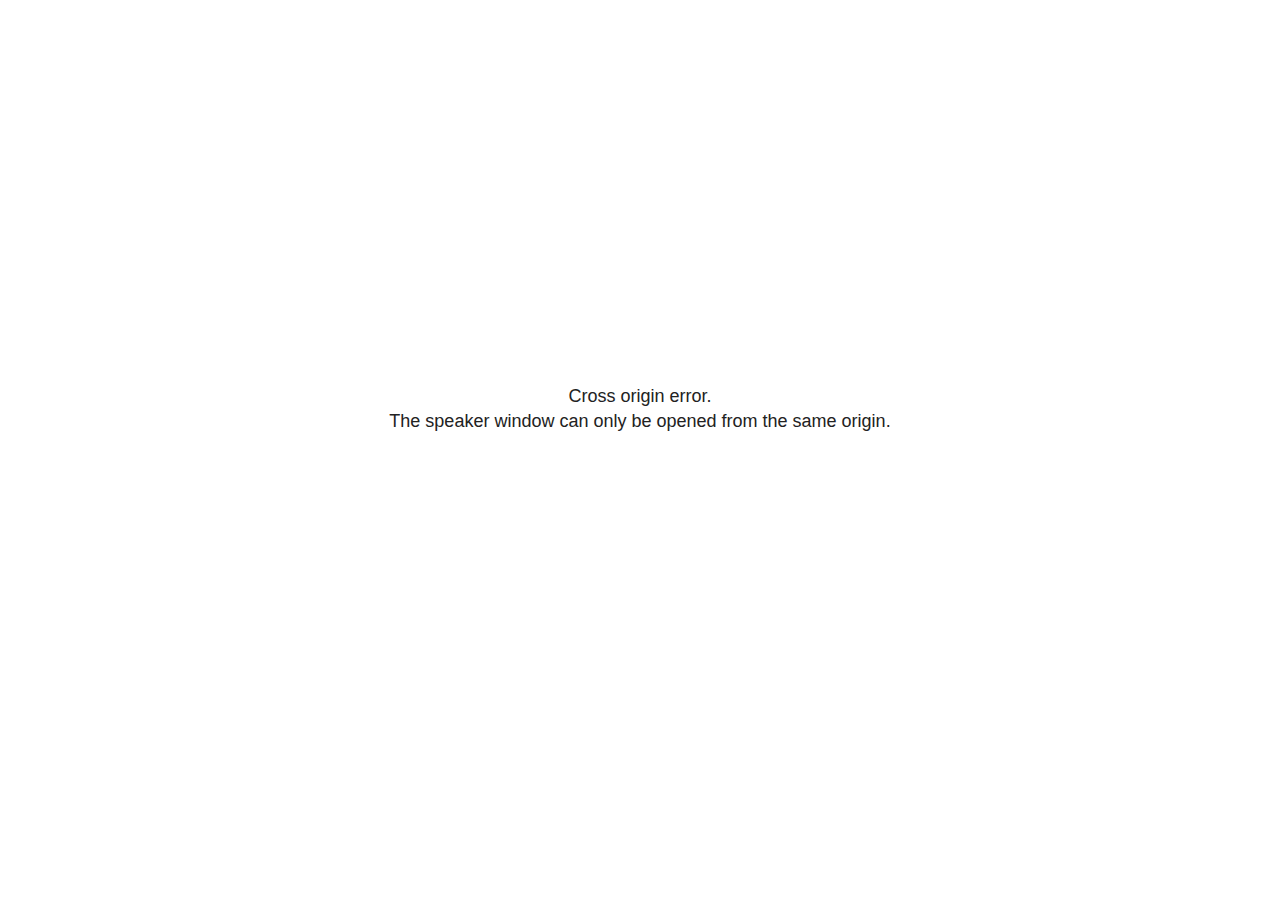
<file: docs/site_libs/revealjs/plugin/notes/speaker-view.html>
<!--
	NOTE: You need to build the notes plugin after making changes to this file.
-->
<html lang="en">
	<head>
		<meta charset="utf-8">

		<title>reveal.js - Speaker View</title>

		<style>
			body {
				font-family: Helvetica;
				font-size: 18px;
			}

			#current-slide,
			#upcoming-slide,
			#speaker-controls {
				padding: 6px;
				box-sizing: border-box;
				-moz-box-sizing: border-box;
			}

			#current-slide iframe,
			#upcoming-slide iframe {
				width: 100%;
				height: 100%;
				border: 1px solid #ddd;
			}

			#current-slide .label,
			#upcoming-slide .label {
				position: absolute;
				top: 10px;
				left: 10px;
				z-index: 2;
			}

			#connection-status {
				position: absolute;
				top: 0;
				left: 0;
				width: 100%;
				height: 100%;
				z-index: 20;
				padding: 30% 20% 20% 20%;
				font-size: 18px;
				color: #222;
				background: #fff;
				text-align: center;
				box-sizing: border-box;
				line-height: 1.4;
			}

			.overlay-element {
				height: 34px;
				line-height: 34px;
				padding: 0 10px;
				text-shadow: none;
				background: rgba( 220, 220, 220, 0.8 );
				color: #222;
				font-size: 14px;
			}

			.overlay-element.interactive:hover {
				background: rgba( 220, 220, 220, 1 );
			}

			#current-slide {
				position: absolute;
				width: 60%;
				height: 100%;
				top: 0;
				left: 0;
				padding-right: 0;
			}

			#upcoming-slide {
				position: absolute;
				width: 40%;
				height: 40%;
				right: 0;
				top: 0;
			}

			/* Speaker controls */
			#speaker-controls {
				position: absolute;
				top: 40%;
				right: 0;
				width: 40%;
				height: 60%;
				overflow: auto;
				font-size: 18px;
			}

				.speaker-controls-time.hidden,
				.speaker-controls-notes.hidden {
					display: none;
				}

				.speaker-controls-time .label,
				.speaker-controls-pace .label,
				.speaker-controls-notes .label {
					text-transform: uppercase;
					font-weight: normal;
					font-size: 0.66em;
					color: #666;
					margin: 0;
				}

				.speaker-controls-time, .speaker-controls-pace {
					border-bottom: 1px solid rgba( 200, 200, 200, 0.5 );
					margin-bottom: 10px;
					padding: 10px 16px;
					padding-bottom: 20px;
					cursor: pointer;
				}

				.speaker-controls-time .reset-button {
					opacity: 0;
					float: right;
					color: #666;
					text-decoration: none;
				}
				.speaker-controls-time:hover .reset-button {
					opacity: 1;
				}

				.speaker-controls-time .timer,
				.speaker-controls-time .clock {
					width: 50%;
				}

				.speaker-controls-time .timer,
				.speaker-controls-time .clock,
				.speaker-controls-time .pacing .hours-value,
				.speaker-controls-time .pacing .minutes-value,
				.speaker-controls-time .pacing .seconds-value {
					font-size: 1.9em;
				}

				.speaker-controls-time .timer {
					float: left;
				}

				.speaker-controls-time .clock {
					float: right;
					text-align: right;
				}

				.speaker-controls-time span.mute {
					opacity: 0.3;
				}

				.speaker-controls-time .pacing-title {
					margin-top: 5px;
				}

				.speaker-controls-time .pacing.ahead {
					color: blue;
				}

				.speaker-controls-time .pacing.on-track {
					color: green;
				}

				.speaker-controls-time .pacing.behind {
					color: red;
				}

				.speaker-controls-notes {
					padding: 10px 16px;
				}

				.speaker-controls-notes .value {
					margin-top: 5px;
					line-height: 1.4;
					font-size: 1.2em;
				}

			/* Layout selector */
			#speaker-layout {
				position: absolute;
				top: 10px;
				right: 10px;
				color: #222;
				z-index: 10;
			}
				#speaker-layout select {
					position: absolute;
					width: 100%;
					height: 100%;
					top: 0;
					left: 0;
					border: 0;
					box-shadow: 0;
					cursor: pointer;
					opacity: 0;

					font-size: 1em;
					background-color: transparent;

					-moz-appearance: none;
					-webkit-appearance: none;
					-webkit-tap-highlight-color: rgba(0, 0, 0, 0);
				}

				#speaker-layout select:focus {
					outline: none;
					box-shadow: none;
				}

			.clear {
				clear: both;
			}

			/* Speaker layout: Wide */
			body[data-speaker-layout="wide"] #current-slide,
			body[data-speaker-layout="wide"] #upcoming-slide {
				width: 50%;
				height: 45%;
				padding: 6px;
			}

			body[data-speaker-layout="wide"] #current-slide {
				top: 0;
				left: 0;
			}

			body[data-speaker-layout="wide"] #upcoming-slide {
				top: 0;
				left: 50%;
			}

			body[data-speaker-layout="wide"] #speaker-controls {
				top: 45%;
				left: 0;
				width: 100%;
				height: 50%;
				font-size: 1.25em;
			}

			/* Speaker layout: Tall */
			body[data-speaker-layout="tall"] #current-slide,
			body[data-speaker-layout="tall"] #upcoming-slide {
				width: 45%;
				height: 50%;
				padding: 6px;
			}

			body[data-speaker-layout="tall"] #current-slide {
				top: 0;
				left: 0;
			}

			body[data-speaker-layout="tall"] #upcoming-slide {
				top: 50%;
				left: 0;
			}

			body[data-speaker-layout="tall"] #speaker-controls {
				padding-top: 40px;
				top: 0;
				left: 45%;
				width: 55%;
				height: 100%;
				font-size: 1.25em;
			}

			/* Speaker layout: Notes only */
			body[data-speaker-layout="notes-only"] #current-slide,
			body[data-speaker-layout="notes-only"] #upcoming-slide {
				display: none;
			}

			body[data-speaker-layout="notes-only"] #speaker-controls {
				padding-top: 40px;
				top: 0;
				left: 0;
				width: 100%;
				height: 100%;
				font-size: 1.25em;
			}

			@media screen and (max-width: 1080px) {
				body[data-speaker-layout="default"] #speaker-controls {
					font-size: 16px;
				}
			}

			@media screen and (max-width: 900px) {
				body[data-speaker-layout="default"] #speaker-controls {
					font-size: 14px;
				}
			}

			@media screen and (max-width: 800px) {
				body[data-speaker-layout="default"] #speaker-controls {
					font-size: 12px;
				}
			}

		</style>
	</head>

	<body>

		<div id="connection-status">Loading speaker view...</div>

		<div id="current-slide"></div>
		<div id="upcoming-slide"><span class="overlay-element label">Upcoming</span></div>
		<div id="speaker-controls">
			<div class="speaker-controls-time">
				<h4 class="label">Time <span class="reset-button">Click to Reset</span></h4>
				<div class="clock">
					<span class="clock-value">0:00 AM</span>
				</div>
				<div class="timer">
					<span class="hours-value">00</span><span class="minutes-value">:00</span><span class="seconds-value">:00</span>
				</div>
				<div class="clear"></div>

				<h4 class="label pacing-title" style="display: none">Pacing – Time to finish current slide</h4>
				<div class="pacing" style="display: none">
					<span class="hours-value">00</span><span class="minutes-value">:00</span><span class="seconds-value">:00</span>
				</div>
			</div>

			<div class="speaker-controls-notes hidden">
				<h4 class="label">Notes</h4>
				<div class="value"></div>
			</div>
		</div>
		<div id="speaker-layout" class="overlay-element interactive">
			<span class="speaker-layout-label"></span>
			<select class="speaker-layout-dropdown"></select>
		</div>

		<script>

			(function() {

				var notes,
					notesValue,
					currentState,
					currentSlide,
					upcomingSlide,
					layoutLabel,
					layoutDropdown,
					pendingCalls = {},
					lastRevealApiCallId = 0,
					connected = false

				var connectionStatus = document.querySelector( '#connection-status' );

				var SPEAKER_LAYOUTS = {
					'default': 'Default',
					'wide': 'Wide',
					'tall': 'Tall',
					'notes-only': 'Notes only'
				};

				setupLayout();

				let openerOrigin;

				try {
					openerOrigin = window.opener.location.origin;
				}
				catch ( error ) { console.warn( error ) }

				// In order to prevent XSS, the speaker view will only run if its
				// opener has the same origin as itself
				if( window.location.origin !== openerOrigin ) {
					connectionStatus.innerHTML = 'Cross origin error.<br>The speaker window can only be opened from the same origin.';
					return;
				}

				var connectionTimeout = setTimeout( function() {
					connectionStatus.innerHTML = 'Error connecting to main window.<br>Please try closing and reopening the speaker view.';
				}, 5000 );

				window.addEventListener( 'message', function( event ) {

					// Validate the origin of all messages to avoid parsing messages
					// that aren't meant for us. Ignore when running off file:// so
					// that the speaker view continues to work without a web server.
					if( window.location.origin !== event.origin && window.location.origin !== 'file://' ) {
						return
					}

					clearTimeout( connectionTimeout );
					connectionStatus.style.display = 'none';

					var data = JSON.parse( event.data );

					// The overview mode is only useful to the reveal.js instance
					// where navigation occurs so we don't sync it
					if( data.state ) delete data.state.overview;

					// Messages sent by the notes plugin inside of the main window
					if( data && data.namespace === 'reveal-notes' ) {
						if( data.type === 'connect' ) {
							handleConnectMessage( data );
						}
						else if( data.type === 'state' ) {
							handleStateMessage( data );
						}
						else if( data.type === 'return' ) {
							pendingCalls[data.callId](data.result);
							delete pendingCalls[data.callId];
						}
					}
					// Messages sent by the reveal.js inside of the current slide preview
					else if( data && data.namespace === 'reveal' ) {
						if( /ready/.test( data.eventName ) ) {
							// Send a message back to notify that the handshake is complete
							window.opener.postMessage( JSON.stringify({ namespace: 'reveal-notes', type: 'connected'} ), '*' );
						}
						else if( /slidechanged|fragmentshown|fragmenthidden|paused|resumed/.test( data.eventName ) && currentState !== JSON.stringify( data.state ) ) {

							dispatchStateToMainWindow( data.state );

						}
					}

				} );

				/**
				 * Updates the presentation in the main window to match the state
				 * of the presentation in the notes window.
				 */
				const dispatchStateToMainWindow = debounce(( state ) => {
					window.opener.postMessage( JSON.stringify({ method: 'setState', args: [ state ]} ), '*' );
				}, 500);

				/**
				 * Asynchronously calls the Reveal.js API of the main frame.
				 */
				function callRevealApi( methodName, methodArguments, callback ) {

					var callId = ++lastRevealApiCallId;
					pendingCalls[callId] = callback;
					window.opener.postMessage( JSON.stringify( {
						namespace: 'reveal-notes',
						type: 'call',
						callId: callId,
						methodName: methodName,
						arguments: methodArguments
					} ), '*' );

				}

				/**
				 * Called when the main window is trying to establish a
				 * connection.
				 */
				function handleConnectMessage( data ) {

					if( connected === false ) {
						connected = true;

						setupIframes( data );
						setupKeyboard();
						setupNotes();
						setupTimer();
						setupHeartbeat();
					}

				}

				/**
				 * Called when the main window sends an updated state.
				 */
				function handleStateMessage( data ) {

					// Store the most recently set state to avoid circular loops
					// applying the same state
					currentState = JSON.stringify( data.state );

					// No need for updating the notes in case of fragment changes
					if ( data.notes ) {
						notes.classList.remove( 'hidden' );
						notesValue.style.whiteSpace = data.whitespace;
						if( data.markdown ) {
							notesValue.innerHTML = marked( data.notes );
						}
						else {
							notesValue.innerHTML = data.notes;
						}
					}
					else {
						notes.classList.add( 'hidden' );
					}

					// Update the note slides
					currentSlide.contentWindow.postMessage( JSON.stringify({ method: 'setState', args: [ data.state ] }), '*' );
					upcomingSlide.contentWindow.postMessage( JSON.stringify({ method: 'setState', args: [ data.state ] }), '*' );
					upcomingSlide.contentWindow.postMessage( JSON.stringify({ method: 'next' }), '*' );

				}

				// Limit to max one state update per X ms
				handleStateMessage = debounce( handleStateMessage, 200 );

				/**
				 * Forward keyboard events to the current slide window.
				 * This enables keyboard events to work even if focus
				 * isn't set on the current slide iframe.
				 *
				 * Block F5 default handling, it reloads and disconnects
				 * the speaker notes window.
				 */
				function setupKeyboard() {

					document.addEventListener( 'keydown', function( event ) {
						if( event.keyCode === 116 || ( event.metaKey && event.keyCode === 82 ) ) {
							event.preventDefault();
							return false;
						}
						currentSlide.contentWindow.postMessage( JSON.stringify({ method: 'triggerKey', args: [ event.keyCode ] }), '*' );
					} );

				}

				/**
				 * Creates the preview iframes.
				 */
				function setupIframes( data ) {

					var params = [
						'receiver',
						'progress=false',
						'history=false',
						'transition=none',
						'autoSlide=0',
						'backgroundTransition=none'
					].join( '&' );

					var urlSeparator = /\?/.test(data.url) ? '&' : '?';
					var hash = '#/' + data.state.indexh + '/' + data.state.indexv;
					var currentURL = data.url + urlSeparator + params + '&scrollActivationWidth=false&postMessageEvents=true' + hash;
					var upcomingURL = data.url + urlSeparator + params + '&scrollActivationWidth=false&controls=false' + hash;

					currentSlide = document.createElement( 'iframe' );
					currentSlide.setAttribute( 'width', 1280 );
					currentSlide.setAttribute( 'height', 1024 );
					currentSlide.setAttribute( 'src', currentURL );
					document.querySelector( '#current-slide' ).appendChild( currentSlide );

					upcomingSlide = document.createElement( 'iframe' );
					upcomingSlide.setAttribute( 'width', 640 );
					upcomingSlide.setAttribute( 'height', 512 );
					upcomingSlide.setAttribute( 'src', upcomingURL );
					document.querySelector( '#upcoming-slide' ).appendChild( upcomingSlide );

				}

				/**
				 * Setup the notes UI.
				 */
				function setupNotes() {

					notes = document.querySelector( '.speaker-controls-notes' );
					notesValue = document.querySelector( '.speaker-controls-notes .value' );

				}

				/**
				 * We send out a heartbeat at all times to ensure we can
				 * reconnect with the main presentation window after reloads.
				 */
				function setupHeartbeat() {

					setInterval( () => {
						window.opener.postMessage( JSON.stringify({ namespace: 'reveal-notes', type: 'heartbeat'} ), '*' );
					}, 1000 );

				}

				function getTimings( callback ) {

					callRevealApi( 'getSlidesAttributes', [], function ( slideAttributes ) {
						callRevealApi( 'getConfig', [], function ( config ) {
							var totalTime = config.totalTime;
							var minTimePerSlide = config.minimumTimePerSlide || 0;
							var defaultTiming = config.defaultTiming;
							if ((defaultTiming == null) && (totalTime == null)) {
								callback(null);
								return;
							}
							// Setting totalTime overrides defaultTiming
							if (totalTime) {
								defaultTiming = 0;
							}
							var timings = [];
							for ( var i in slideAttributes ) {
								var slide = slideAttributes[ i ];
								var timing = defaultTiming;
								if( slide.hasOwnProperty( 'data-timing' )) {
									var t = slide[ 'data-timing' ];
									timing = parseInt(t);
									if( isNaN(timing) ) {
										console.warn("Could not parse timing '" + t + "' of slide " + i + "; using default of " + defaultTiming);
										timing = defaultTiming;
									}
								}
								timings.push(timing);
							}
							if ( totalTime ) {
								// After we've allocated time to individual slides, we summarize it and
								// subtract it from the total time
								var remainingTime = totalTime - timings.reduce( function(a, b) { return a + b; }, 0 );
								// The remaining time is divided by the number of slides that have 0 seconds
								// allocated at the moment, giving the average time-per-slide on the remaining slides
								var remainingSlides = (timings.filter( function(x) { return x == 0 }) ).length
								var timePerSlide = Math.round( remainingTime / remainingSlides, 0 )
								// And now we replace every zero-value timing with that average
								timings = timings.map( function(x) { return (x==0 ? timePerSlide : x) } );
							}
							var slidesUnderMinimum = timings.filter( function(x) { return (x < minTimePerSlide) } ).length
							if ( slidesUnderMinimum ) {
								message = "The pacing time for " + slidesUnderMinimum + " slide(s) is under the configured minimum of " + minTimePerSlide + " seconds. Check the data-timing attribute on individual slides, or consider increasing the totalTime or minimumTimePerSlide configuration options (or removing some slides).";
								alert(message);
							}
							callback( timings );
						} );
					} );

				}

				/**
				 * Return the number of seconds allocated for presenting
				 * all slides up to and including this one.
				 */
				function getTimeAllocated( timings, callback ) {

					callRevealApi( 'getSlidePastCount', [], function ( currentSlide ) {
						var allocated = 0;
						for (var i in timings.slice(0, currentSlide + 1)) {
							allocated += timings[i];
						}
						callback( allocated );
					} );

				}

				/**
				 * Create the timer and clock and start updating them
				 * at an interval.
				 */
				function setupTimer() {

					var start = new Date(),
					timeEl = document.querySelector( '.speaker-controls-time' ),
					clockEl = timeEl.querySelector( '.clock-value' ),
					hoursEl = timeEl.querySelector( '.hours-value' ),
					minutesEl = timeEl.querySelector( '.minutes-value' ),
					secondsEl = timeEl.querySelector( '.seconds-value' ),
					pacingTitleEl = timeEl.querySelector( '.pacing-title' ),
					pacingEl = timeEl.querySelector( '.pacing' ),
					pacingHoursEl = pacingEl.querySelector( '.hours-value' ),
					pacingMinutesEl = pacingEl.querySelector( '.minutes-value' ),
					pacingSecondsEl = pacingEl.querySelector( '.seconds-value' );

					var timings = null;
					getTimings( function ( _timings ) {

						timings = _timings;
						if (_timings !== null) {
							pacingTitleEl.style.removeProperty('display');
							pacingEl.style.removeProperty('display');
						}

						// Update once directly
						_updateTimer();

						// Then update every second
						setInterval( _updateTimer, 1000 );

					} );


					function _resetTimer() {

						if (timings == null) {
							start = new Date();
							_updateTimer();
						}
						else {
							// Reset timer to beginning of current slide
							getTimeAllocated( timings, function ( slideEndTimingSeconds ) {
								var slideEndTiming = slideEndTimingSeconds * 1000;
								callRevealApi( 'getSlidePastCount', [], function ( currentSlide ) {
									var currentSlideTiming = timings[currentSlide] * 1000;
									var previousSlidesTiming = slideEndTiming - currentSlideTiming;
									var now = new Date();
									start = new Date(now.getTime() - previousSlidesTiming);
									_updateTimer();
								} );
							} );
						}

					}

					timeEl.addEventListener( 'click', function() {
						_resetTimer();
						return false;
					} );

					function _displayTime( hrEl, minEl, secEl, time) {

						var sign = Math.sign(time) == -1 ? "-" : "";
						time = Math.abs(Math.round(time / 1000));
						var seconds = time % 60;
						var minutes = Math.floor( time / 60 ) % 60 ;
						var hours = Math.floor( time / ( 60 * 60 )) ;
						hrEl.innerHTML = sign + zeroPadInteger( hours );
						if (hours == 0) {
							hrEl.classList.add( 'mute' );
						}
						else {
							hrEl.classList.remove( 'mute' );
						}
						minEl.innerHTML = ':' + zeroPadInteger( minutes );
						if (hours == 0 && minutes == 0) {
							minEl.classList.add( 'mute' );
						}
						else {
							minEl.classList.remove( 'mute' );
						}
						secEl.innerHTML = ':' + zeroPadInteger( seconds );
					}

					function _updateTimer() {

						var diff, hours, minutes, seconds,
						now = new Date();

						diff = now.getTime() - start.getTime();

						clockEl.innerHTML = now.toLocaleTimeString( 'en-US', { hour12: true, hour: '2-digit', minute:'2-digit' } );
						_displayTime( hoursEl, minutesEl, secondsEl, diff );
						if (timings !== null) {
							_updatePacing(diff);
						}

					}

					function _updatePacing(diff) {

						getTimeAllocated( timings, function ( slideEndTimingSeconds ) {
							var slideEndTiming = slideEndTimingSeconds * 1000;

							callRevealApi( 'getSlidePastCount', [], function ( currentSlide ) {
								var currentSlideTiming = timings[currentSlide] * 1000;
								var timeLeftCurrentSlide = slideEndTiming - diff;
								if (timeLeftCurrentSlide < 0) {
									pacingEl.className = 'pacing behind';
								}
								else if (timeLeftCurrentSlide < currentSlideTiming) {
									pacingEl.className = 'pacing on-track';
								}
								else {
									pacingEl.className = 'pacing ahead';
								}
								_displayTime( pacingHoursEl, pacingMinutesEl, pacingSecondsEl, timeLeftCurrentSlide );
							} );
						} );
					}

				}

				/**
				 * Sets up the speaker view layout and layout selector.
				 */
				function setupLayout() {

					layoutDropdown = document.querySelector( '.speaker-layout-dropdown' );
					layoutLabel = document.querySelector( '.speaker-layout-label' );

					// Render the list of available layouts
					for( var id in SPEAKER_LAYOUTS ) {
						var option = document.createElement( 'option' );
						option.setAttribute( 'value', id );
						option.textContent = SPEAKER_LAYOUTS[ id ];
						layoutDropdown.appendChild( option );
					}

					// Monitor the dropdown for changes
					layoutDropdown.addEventListener( 'change', function( event ) {

						setLayout( layoutDropdown.value );

					}, false );

					// Restore any currently persisted layout
					setLayout( getLayout() );

				}

				/**
				 * Sets a new speaker view layout. The layout is persisted
				 * in local storage.
				 */
				function setLayout( value ) {

					var title = SPEAKER_LAYOUTS[ value ];

					layoutLabel.innerHTML = 'Layout' + ( title ? ( ': ' + title ) : '' );
					layoutDropdown.value = value;

					document.body.setAttribute( 'data-speaker-layout', value );

					// Persist locally
					if( supportsLocalStorage() ) {
						window.localStorage.setItem( 'reveal-speaker-layout', value );
					}

				}

				/**
				 * Returns the ID of the most recently set speaker layout
				 * or our default layout if none has been set.
				 */
				function getLayout() {

					if( supportsLocalStorage() ) {
						var layout = window.localStorage.getItem( 'reveal-speaker-layout' );
						if( layout ) {
							return layout;
						}
					}

					// Default to the first record in the layouts hash
					for( var id in SPEAKER_LAYOUTS ) {
						return id;
					}

				}

				function supportsLocalStorage() {

					try {
						localStorage.setItem('test', 'test');
						localStorage.removeItem('test');
						return true;
					}
					catch( e ) {
						return false;
					}

				}

				function zeroPadInteger( num ) {

					var str = '00' + parseInt( num );
					return str.substring( str.length - 2 );

				}

				/**
				 * Limits the frequency at which a function can be called.
				 */
				function debounce( fn, ms ) {

					var lastTime = 0,
						timeout;

					return function() {

						var args = arguments;
						var context = this;

						clearTimeout( timeout );

						var timeSinceLastCall = Date.now() - lastTime;
						if( timeSinceLastCall > ms ) {
							fn.apply( context, args );
							lastTime = Date.now();
						}
						else {
							timeout = setTimeout( function() {
								fn.apply( context, args );
								lastTime = Date.now();
							}, ms - timeSinceLastCall );
						}

					}

				}

			})();

		</script>
	</body>
</html>
</file>
<file: docs/site_libs/quarto-html/tippy.css>
.tippy-box[data-animation=fade][data-state=hidden]{opacity:0}[data-tippy-root]{max-width:calc(100vw - 10px)}.tippy-box{position:relative;background-color:#333;color:#fff;border-radius:4px;font-size:14px;line-height:1.4;white-space:normal;outline:0;transition-property:transform,visibility,opacity}.tippy-box[data-placement^=top]>.tippy-arrow{bottom:0}.tippy-box[data-placement^=top]>.tippy-arrow:before{bottom:-7px;left:0;border-width:8px 8px 0;border-top-color:initial;transform-origin:center top}.tippy-box[data-placement^=bottom]>.tippy-arrow{top:0}.tippy-box[data-placement^=bottom]>.tippy-arrow:before{top:-7px;left:0;border-width:0 8px 8px;border-bottom-color:initial;transform-origin:center bottom}.tippy-box[data-placement^=left]>.tippy-arrow{right:0}.tippy-box[data-placement^=left]>.tippy-arrow:before{border-width:8px 0 8px 8px;border-left-color:initial;right:-7px;transform-origin:center left}.tippy-box[data-placement^=right]>.tippy-arrow{left:0}.tippy-box[data-placement^=right]>.tippy-arrow:before{left:-7px;border-width:8px 8px 8px 0;border-right-color:initial;transform-origin:center right}.tippy-box[data-inertia][data-state=visible]{transition-timing-function:cubic-bezier(.54,1.5,.38,1.11)}.tippy-arrow{width:16px;height:16px;color:#333}.tippy-arrow:before{content:"";position:absolute;border-color:transparent;border-style:solid}.tippy-content{position:relative;padding:5px 9px;z-index:1}
</file>
<file: docs/site_libs/quarto-html/quarto-syntax-highlighting-dark-8ea72dc5fed832574809a9c94082fbbb.css>
/* quarto syntax highlight colors */
:root {
  --quarto-hl-al-color: #f07178;
  --quarto-hl-an-color: #d4d0ab;
  --quarto-hl-at-color: #00e0e0;
  --quarto-hl-bn-color: #d4d0ab;
  --quarto-hl-bu-color: #abe338;
  --quarto-hl-ch-color: #abe338;
  --quarto-hl-co-color: #f8f8f2;
  --quarto-hl-cv-color: #ffd700;
  --quarto-hl-cn-color: #ffd700;
  --quarto-hl-cf-color: #ffa07a;
  --quarto-hl-dt-color: #ffa07a;
  --quarto-hl-dv-color: #d4d0ab;
  --quarto-hl-do-color: #f8f8f2;
  --quarto-hl-er-color: #f07178;
  --quarto-hl-ex-color: #00e0e0;
  --quarto-hl-fl-color: #d4d0ab;
  --quarto-hl-fu-color: #ffa07a;
  --quarto-hl-im-color: #abe338;
  --quarto-hl-in-color: #d4d0ab;
  --quarto-hl-kw-color: #ffa07a;
  --quarto-hl-op-color: #ffa07a;
  --quarto-hl-ot-color: #00e0e0;
  --quarto-hl-pp-color: #dcc6e0;
  --quarto-hl-re-color: #00e0e0;
  --quarto-hl-sc-color: #abe338;
  --quarto-hl-ss-color: #abe338;
  --quarto-hl-st-color: #abe338;
  --quarto-hl-va-color: #00e0e0;
  --quarto-hl-vs-color: #abe338;
  --quarto-hl-wa-color: #dcc6e0;
}

/* other quarto variables */
:root {
  --quarto-font-monospace: SFMono-Regular, Menlo, Monaco, Consolas, "Liberation Mono", "Courier New", monospace;
}

code span.al {
  background-color: #2a0f15;
  font-weight: bold;
  color: #f07178;
}

code span.an {
  color: #d4d0ab;
}

code span.at {
  color: #00e0e0;
}

code span.bn {
  color: #d4d0ab;
}

code span.bu {
  color: #abe338;
}

code span.ch {
  color: #abe338;
}

code span.co {
  font-style: italic;
  color: #f8f8f2;
}

code span.cv {
  color: #ffd700;
}

code span.cn {
  color: #ffd700;
}

code span.cf {
  font-weight: bold;
  color: #ffa07a;
}

code span.dt {
  color: #ffa07a;
}

code span.dv {
  color: #d4d0ab;
}

code span.do {
  color: #f8f8f2;
}

code span.er {
  color: #f07178;
  text-decoration: underline;
}

code span.ex {
  font-weight: bold;
  color: #00e0e0;
}

code span.fl {
  color: #d4d0ab;
}

code span.fu {
  color: #ffa07a;
}

code span.im {
  color: #abe338;
}

code span.in {
  color: #d4d0ab;
}

code span.kw {
  font-weight: bold;
  color: #ffa07a;
}

pre > code.sourceCode > span {
  color: #f8f8f2;
}

code span {
  color: #f8f8f2;
}

code.sourceCode > span {
  color: #f8f8f2;
}

div.sourceCode,
div.sourceCode pre.sourceCode {
  color: #f8f8f2;
}

code span.op {
  color: #ffa07a;
}

code span.ot {
  color: #00e0e0;
}

code span.pp {
  color: #dcc6e0;
}

code span.re {
  background-color: #f8f8f2;
  color: #00e0e0;
}

code span.sc {
  color: #abe338;
}

code span.ss {
  color: #abe338;
}

code span.st {
  color: #abe338;
}

code span.va {
  color: #00e0e0;
}

code span.vs {
  color: #abe338;
}

code span.wa {
  color: #dcc6e0;
}

.prevent-inlining {
  content: "</";
}

/*# sourceMappingURL=74548907a2aa49896d8738a3cf5e8124.css.map */
</file>
<file: docs/site_libs/htmltools-fill-0.5.8.1/fill.css>
@layer htmltools {
  .html-fill-container {
    display: flex;
    flex-direction: column;
    /* Prevent the container from expanding vertically or horizontally beyond its
    parent's constraints. */
    min-height: 0;
    min-width: 0;
  }
  .html-fill-container > .html-fill-item {
    /* Fill items can grow and shrink freely within
    available vertical space in fillable container */
    flex: 1 1 auto;
    min-height: 0;
    min-width: 0;
  }
  .html-fill-container > :not(.html-fill-item) {
    /* Prevent shrinking or growing of non-fill items */
    flex: 0 0 auto;
  }
}
</file>
<file: docs/site_libs/datatables-css-0.0.0/datatables-crosstalk.css>
.dt-crosstalk-fade {
  opacity: 0.2;
}

html body div.DTS div.dataTables_scrollBody {
  background: none;
}


/*
Fix https://github.com/rstudio/DT/issues/563
If the `table.display` is set to "block" (e.g., pkgdown), the browser will display
datatable objects strangely. The search panel and the page buttons will still be
in full-width but the table body will be "compact" and shorter.
In therory, having this attributes will affect `dom="t"`
with `display: block` users. But in reality, there should be no one.
We may remove the below lines in the future if the upstream agree to have this there.
See https://github.com/DataTables/DataTablesSrc/issues/160
*/

table.dataTable {
  display: table;
}


/*
When DTOutput(fill = TRUE), it receives a .html-fill-item class (via htmltools::bindFillRole()), which effectively amounts to `flex: 1 1 auto`. That's mostly fine, but the case where `fillContainer=TRUE`+`height:auto`+`flex-basis:auto` and the container (e.g., a bslib::card()) doesn't have a defined height is a bit problematic since the table wants to fit the parent but the parent wants to fit the table, which results pretty small table height (maybe because there is a minimum height somewhere?). It seems better in this case to impose a 400px height default for the table, which we can do by setting `flex-basis` to 400px (the table is still allowed to grow/shrink when the container has an opinionated height).
*/

.html-fill-container > .html-fill-item.datatables {
  flex-basis: 400px;
}
</file>
<file: docs/site_libs/crosstalk-1.2.1/css/crosstalk.min.css>
.container-fluid.crosstalk-bscols{margin-left:-30px;margin-right:-30px;white-space:normal}body>.container-fluid.crosstalk-bscols{margin-left:auto;margin-right:auto}.crosstalk-input-checkboxgroup .crosstalk-options-group .crosstalk-options-column{display:inline-block;padding-right:12px;vertical-align:top}@media only screen and (max-width: 480px){.crosstalk-input-checkboxgroup .crosstalk-options-group .crosstalk-options-column{display:block;padding-right:inherit}}.crosstalk-input{margin-bottom:15px}.crosstalk-input .control-label{margin-bottom:0;vertical-align:middle}.crosstalk-input input[type="checkbox"]{margin:4px 0 0;margin-top:1px;line-height:normal}.crosstalk-input .checkbox{position:relative;display:block;margin-top:10px;margin-bottom:10px}.crosstalk-input .checkbox>label{padding-left:20px;margin-bottom:0;font-weight:400;cursor:pointer}.crosstalk-input .checkbox input[type="checkbox"],.crosstalk-input .checkbox-inline input[type="checkbox"]{position:absolute;margin-top:2px;margin-left:-20px}.crosstalk-input .checkbox+.checkbox{margin-top:-5px}.crosstalk-input .checkbox-inline{position:relative;display:inline-block;padding-left:20px;margin-bottom:0;font-weight:400;vertical-align:middle;cursor:pointer}.crosstalk-input .checkbox-inline+.checkbox-inline{margin-top:0;margin-left:10px}
</file>
